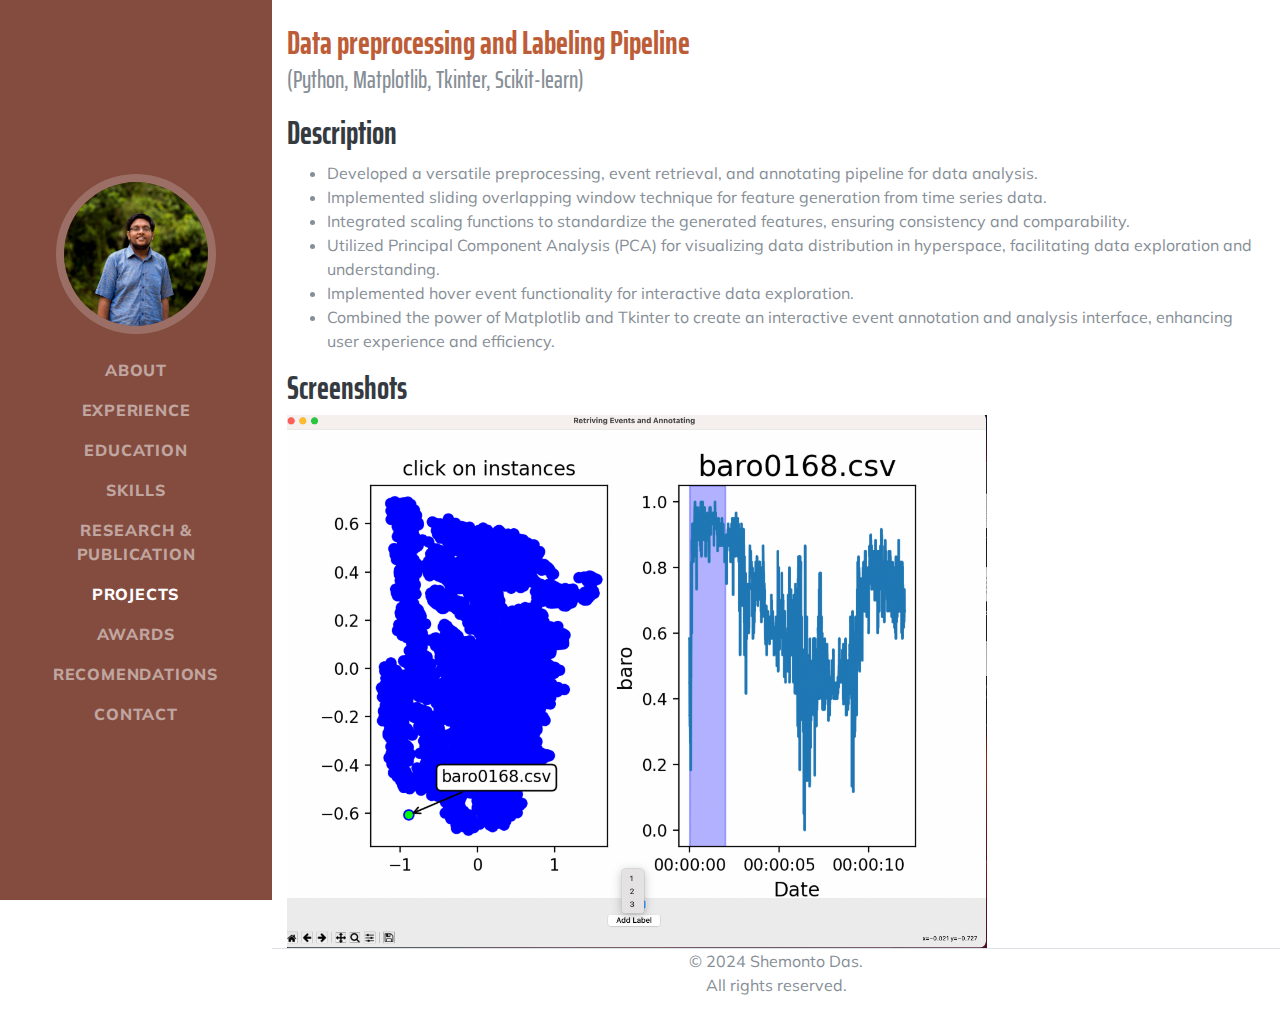
<file: Data-Preprocessing-and-Labeling-Pipeline.html>
<!DOCTYPE html>
<html lang="en">

<head>

    <meta charset="utf-8">
    <meta name="viewport" content="width=device-width, initial-scale=1, shrink-to-fit=no">
    <meta name="description" content="">
    <meta name="author" content="">

    <title>Data preprocessing and Labeling Pipeline Details</title>

    <!-- Bootstrap core CSS -->
    <link href="vendor/bootstrap/css/bootstrap.min.css" rel="stylesheet">

    <!-- Custom fonts for this template -->
    <link href="https://fonts.googleapis.com/css?family=Saira+Extra+Condensed:500,700" rel="stylesheet">
    <link href="https://fonts.googleapis.com/css?family=Muli:400,400i,800,800i" rel="stylesheet">
    <link href="vendor/fontawesome-free/css/all.min.css" rel="stylesheet">
    <link rel="stylesheet" href="font-mfizz/font-mfizz.css">

    <!-- Custom styles for this template -->
    <link href="css/resume.css" rel="stylesheet">
</head>

<body id="page-top">

    <nav class="navbar navbar-expand-lg navbar-dark bg-primary fixed-top" id="sideNav">
        <a class="navbar-brand js-scroll-trigger" href="#page-top">
            <span class="d-block d-lg-none">Shemonto Das</span>
            <span class="d-none d-lg-block">
                <img class="img-fluid img-profile rounded-circle mx-auto mb-2" src="img/pic.JPG" alt="">
            </span>
        </a>
        <button class="navbar-toggler" type="button" data-toggle="collapse" data-target="#navbarSupportedContent"
            aria-controls="navbarSupportedContent" aria-expanded="false" aria-label="Toggle navigation">
            <span class="navbar-toggler-icon"></span>
        </button>
        <div class="collapse navbar-collapse" id="navbarSupportedContent">
            <ul class="navbar-nav">
                <li class="nav-item">
                    <a class="nav-link" href="./#about">About</a>
                </li>
                <li class="nav-item">
                    <a class="nav-link" href="./#experience">Experience</a>
                </li>
                <li class="nav-item">
                    <a class="nav-link " href="./#education">Education</a>
                </li>
                <li class="nav-item">
                    <a class="nav-link" href="./#skills">Skills</a>
                </li>
                <li class="nav-item">
                    <a class="nav-link" href="./#Research & Publication">Research & Publication</a>
                </li>
                <li class="nav-item">
                    <a class="nav-link active" href="./#Projects">Projects</a>
                </li>

                <li class="nav-item">
                    <a class="nav-link" href="#awards">Awards</a>
                </li>

                <li class="nav-item">
                    <a class="nav-link js-scroll-trigger" href="#Recomendations">Recomendations</a>
                </li>

                <li class="nav-item">
                    <a class="nav-link" href="./#contact">Contact</a>
                </li>
            </ul>
        </div>
    </nav>



    <div class="container-fluid p-10">

        <h2 class="mb-0 mt-4">
            <span class="text-primary"> Data preprocessing and Labeling Pipeline</span>
        </h2>
        <div class="subheading mb-3">(Python, Matplotlib, Tkinter, Scikit-learn)</div>

        <section>
            <h2>Description</h2>
            <ul>
                <li>Developed a versatile preprocessing, event retrieval, and annotating pipeline for data analysis.
                </li>
                <li>Implemented sliding overlapping window technique for feature generation from time series data.</li>
                <li>Integrated scaling functions to standardize the generated features, ensuring consistency and
                    comparability.</li>
                <li>Utilized Principal Component Analysis (PCA) for visualizing data distribution in hyperspace,
                    facilitating data exploration and understanding.</li>
                <li>Implemented hover event functionality for interactive data exploration.</li>
                <li>Combined the power of Matplotlib and Tkinter to create an interactive event annotation and analysis
                    interface, enhancing user experience and efficiency.</li>
            </ul>

        </section>

        <section>
            <h2>Screenshots</h2>
            <img class="project-image img-fluid" src="Images/Proj1/event_retrival_2.png" alt="Project 1 Screenshot 2"
                width="700" height="900">
            <!-- Add more screenshots as needed -->
        </section>



        <!-- <section class="mt-4">
            <h2>Additional Information</h2>
            <p>This section can include any additional details about your project.</p>
        </section>  -->



        <!-- Bootstrap core JavaScript -->
        <script src="vendor/jquery/jquery.min.js"></script>
        <script src="vendor/bootstrap/js/bootstrap.bundle.min.js"></script>

        <!-- Plugin JavaScript -->
        <script src="vendor/jquery-easing/jquery.easing.min.js"></script>

        <!-- Custom scripts for this template -->
        <script src="js/resume.min.js"></script>
    </div>


    <footer class='border-top'>
        <p class=" text-center">&copy; 2024 Shemonto Das. <br>All rights reserved.</p>
    </footer>

</body>

</html>
</file>
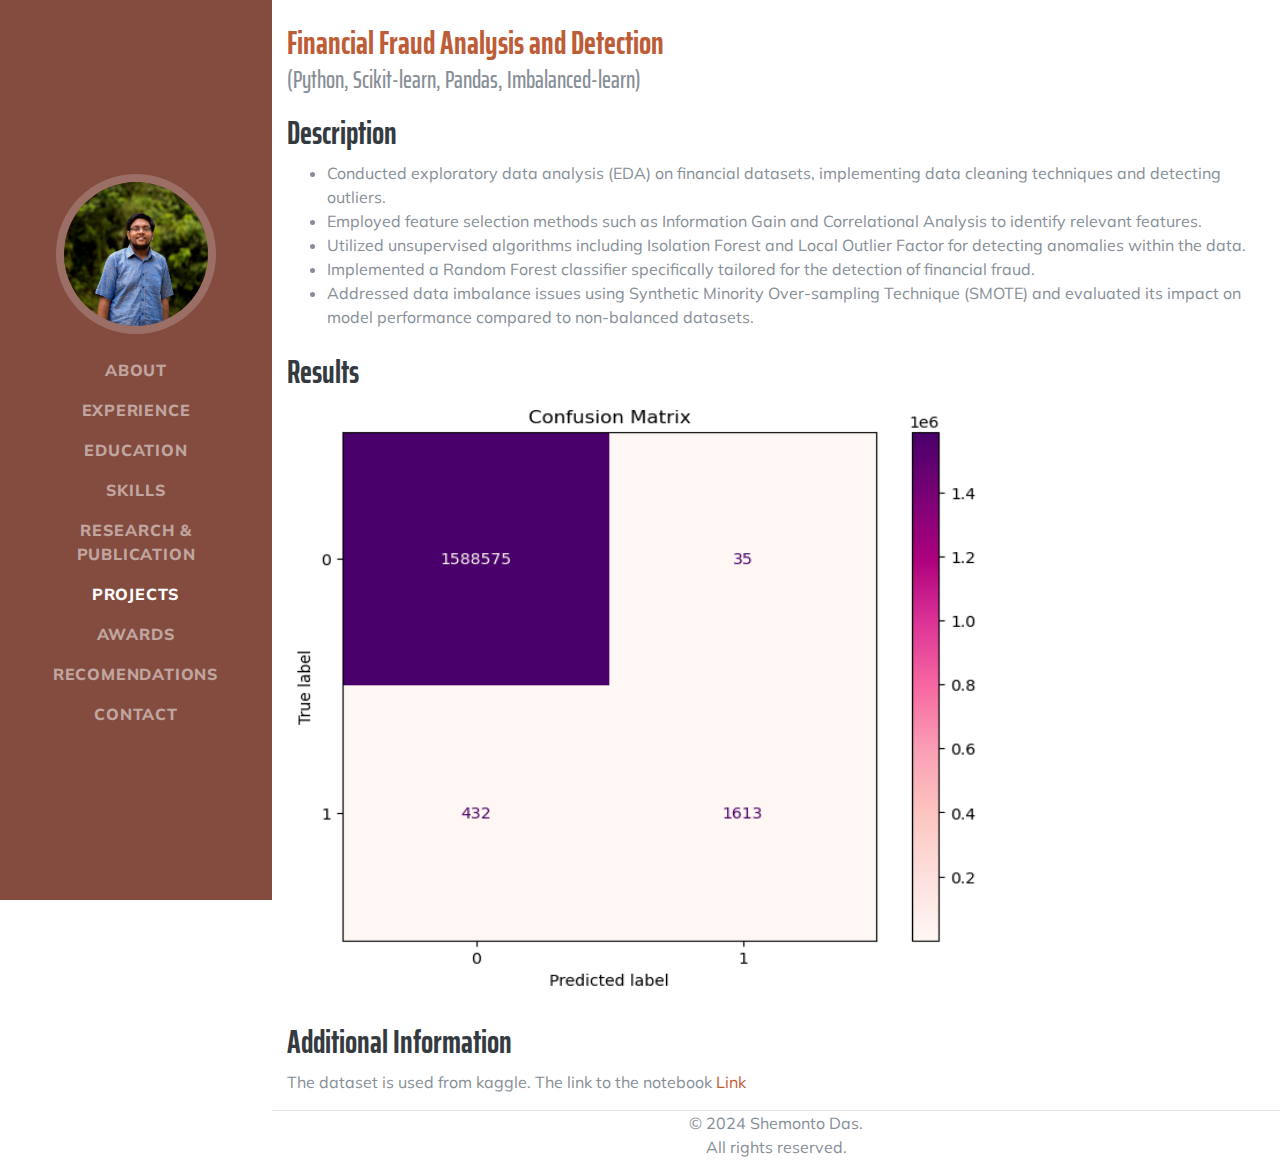
<file: Financial_Fraud_Analysis.html>
<!DOCTYPE html>
<html lang="en">

<head>

    <meta charset="utf-8">
    <meta name="viewport" content="width=device-width, initial-scale=1, shrink-to-fit=no">
    <meta name="description" content="">
    <meta name="author" content="">

    <title>Financial Fraud Analysis Details</title>

    <!-- Bootstrap core CSS -->
    <link href="vendor/bootstrap/css/bootstrap.min.css" rel="stylesheet">

    <!-- Custom fonts for this template -->
    <link href="https://fonts.googleapis.com/css?family=Saira+Extra+Condensed:500,700" rel="stylesheet">
    <link href="https://fonts.googleapis.com/css?family=Muli:400,400i,800,800i" rel="stylesheet">
    <link href="vendor/fontawesome-free/css/all.min.css" rel="stylesheet">
    <link rel="stylesheet" href="font-mfizz/font-mfizz.css">

    <!-- Custom styles for this template -->
    <link href="css/resume.css" rel="stylesheet">
</head>

<body id="page-top">

    <nav class="navbar navbar-expand-lg navbar-dark bg-primary fixed-top" id="sideNav">
        <a class="navbar-brand js-scroll-trigger" href="#page-top">
            <span class="d-block d-lg-none">Shemonto Das</span>
            <span class="d-none d-lg-block">
                <img class="img-fluid img-profile rounded-circle mx-auto mb-2" src="img/pic.JPG" alt="">
            </span>
        </a>
        <button class="navbar-toggler" type="button" data-toggle="collapse" data-target="#navbarSupportedContent"
            aria-controls="navbarSupportedContent" aria-expanded="false" aria-label="Toggle navigation">
            <span class="navbar-toggler-icon"></span>
        </button>
        <div class="collapse navbar-collapse" id="navbarSupportedContent">
            <ul class="navbar-nav">
                <li class="nav-item">
                    <a class="nav-link" href="./#about">About</a>
                </li>
                <li class="nav-item">
                    <a class="nav-link" href="./#experience">Experience</a>
                </li>
                <li class="nav-item">
                    <a class="nav-link " href="./#education">Education</a>
                </li>
                <li class="nav-item">
                    <a class="nav-link" href="./#skills">Skills</a>
                </li>
                <li class="nav-item">
                    <a class="nav-link" href="./#Research">Research & Publication</a>
                </li>
                <li class="nav-item">
                    <a class="nav-link active" href="./#Projects">Projects</a>
                </li>

                <li class="nav-item">
                    <a class="nav-link" href="#awards">Awards</a>
                </li>

                <li class="nav-item">
                    <a class="nav-link" href="#Recomendations">Recomendations</a>
                </li>

                <li class="nav-item">
                    <a class="nav-link" href="./#contact">Contact</a>
                </li>
            </ul>
        </div>
    </nav>

    <div class="container-fluid p-10">

        <h2 class="mb-0 mt-4">
            <span class="text-primary"> Financial Fraud Analysis and Detection</span>
        </h2>
        <div class="subheading mb-3">(Python, Scikit-learn, Pandas, Imbalanced-learn)</div>

        <section class="mt-3">
            <h2>Description</h2>
            <ul>
                <li>Conducted exploratory data analysis (EDA) on financial datasets, implementing data cleaning
                    techniques and detecting outliers.</li>
                <li>Employed feature selection methods such as Information Gain and Correlational Analysis to identify
                    relevant features.</li>
                <li> Utilized unsupervised algorithms including Isolation Forest and Local Outlier Factor for detecting
                    anomalies within the data.</li>
                <li> Implemented a Random Forest classifier specifically tailored for the detection of financial fraud.
                </li>
                <li>Addressed data imbalance issues using Synthetic Minority Over-sampling Technique (SMOTE) and
                    evaluated its impact on model performance compared to non-balanced datasets.</li>



        </section>

        <section class="mt-4">
            <h2>Results </h2>
            <img class="project-image" src="Images/Proj1/confusion_matrix.png" alt="Project 1 Screenshot 2" width="700"
                height="600">

        </section>



        <section class="mt-4">
            <h2>Additional Information</h2>
            <p>The dataset is used from kaggle. The link to the notebook <a
                    href="https://github.com/shemonto/Financial_Fraud_Detection/blob/main/Fraud_Detection.ipynb">Link</a>
            </p>
        </section>



        <!-- Bootstrap core JavaScript -->
        <script src="vendor/jquery/jquery.min.js"></script>
        <script src="vendor/bootstrap/js/bootstrap.bundle.min.js"></script>

        <!-- Plugin JavaScript -->
        <script src="vendor/jquery-easing/jquery.easing.min.js"></script>

        <!-- Custom scripts for this template -->
        <script src="js/resume.min.js"></script>
    </div>


    <footer class='border-top'>
        <p class=" text-center">&copy; 2024 Shemonto Das. <br>All rights reserved.</p>
    </footer>

</body>
</file>
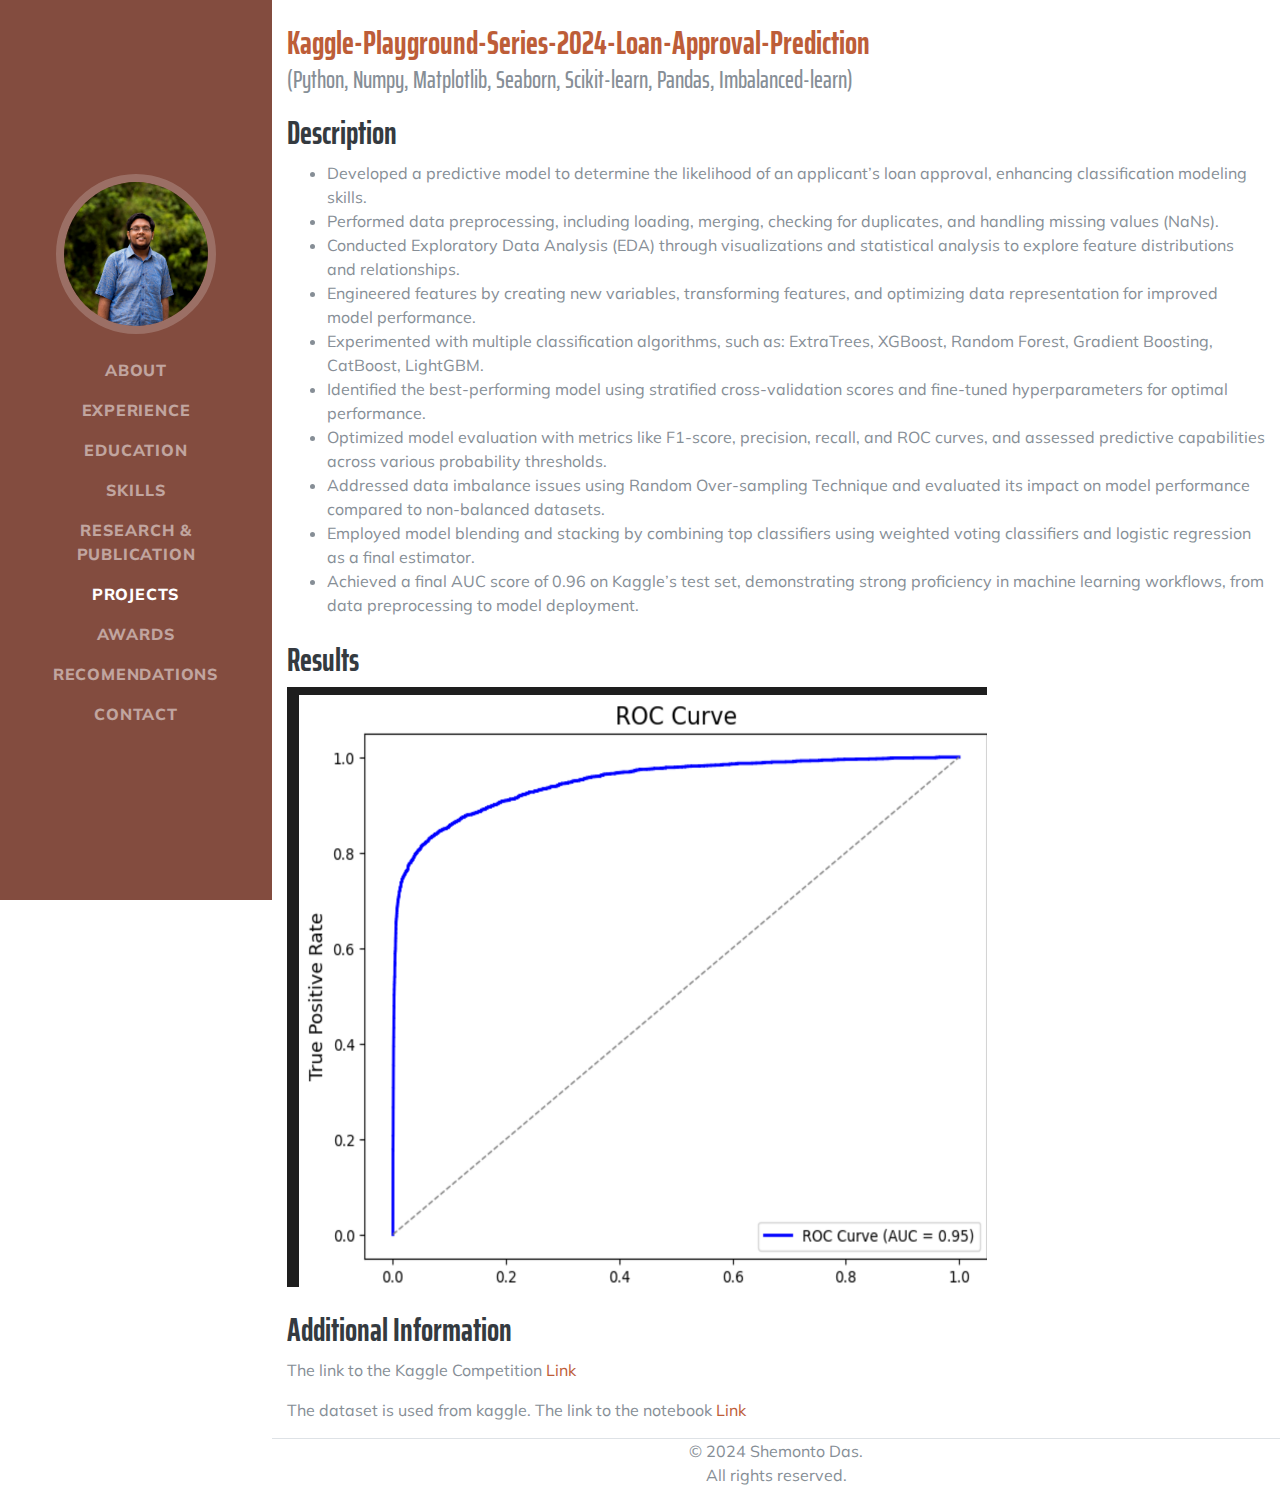
<file: Loan-Approval-Prediction.html>
<!DOCTYPE html>
<html lang="en">

<head>

    <meta charset="utf-8">
    <meta name="viewport" content="width=device-width, initial-scale=1, shrink-to-fit=no">
    <meta name="description" content="">
    <meta name="author" content="">

    <title>Loan Approval Prediction Details</title>

    <!-- Bootstrap core CSS -->
    <link href="vendor/bootstrap/css/bootstrap.min.css" rel="stylesheet">

    <!-- Custom fonts for this template -->
    <link href="https://fonts.googleapis.com/css?family=Saira+Extra+Condensed:500,700" rel="stylesheet">
    <link href="https://fonts.googleapis.com/css?family=Muli:400,400i,800,800i" rel="stylesheet">
    <link href="vendor/fontawesome-free/css/all.min.css" rel="stylesheet">
    <link rel="stylesheet" href="font-mfizz/font-mfizz.css">

    <!-- Custom styles for this template -->
    <link href="css/resume.css" rel="stylesheet">
</head>

<body id="page-top">

    <nav class="navbar navbar-expand-lg navbar-dark bg-primary fixed-top" id="sideNav">
        <a class="navbar-brand js-scroll-trigger" href="#page-top">
            <span class="d-block d-lg-none">Shemonto Das</span>
            <span class="d-none d-lg-block">
                <img class="img-fluid img-profile rounded-circle mx-auto mb-2" src="img/pic.JPG" alt="">
            </span>
        </a>
        <button class="navbar-toggler" type="button" data-toggle="collapse" data-target="#navbarSupportedContent"
            aria-controls="navbarSupportedContent" aria-expanded="false" aria-label="Toggle navigation">
            <span class="navbar-toggler-icon"></span>
        </button>
        <div class="collapse navbar-collapse" id="navbarSupportedContent">
            <ul class="navbar-nav">
                <li class="nav-item">
                    <a class="nav-link" href="./#about">About</a>
                </li>
                <li class="nav-item">
                    <a class="nav-link" href="./#experience">Experience</a>
                </li>
                <li class="nav-item">
                    <a class="nav-link " href="./#education">Education</a>
                </li>
                <li class="nav-item">
                    <a class="nav-link" href="./#skills">Skills</a>
                </li>
                <li class="nav-item">
                    <a class="nav-link" href="./#Research">Research & Publication</a>
                </li>
                <li class="nav-item">
                    <a class="nav-link active" href="./#Projects">Projects</a>
                </li>

                <li class="nav-item">
                    <a class="nav-link" href="#awards">Awards</a>
                </li>

                <li class="nav-item">
                    <a class="nav-link" href="#Recomendations">Recomendations</a>
                </li>

                <li class="nav-item">
                    <a class="nav-link" href="./#contact">Contact</a>
                </li>
            </ul>
        </div>
    </nav>

    <div class="container-fluid p-10">

        <h2 class="mb-0 mt-4">
            <span class="text-primary"> Kaggle-Playground-Series-2024-Loan-Approval-Prediction</span>
        </h2>
        <div class="subheading mb-3">(Python, Numpy, Matplotlib, Seaborn, Scikit-learn, Pandas, Imbalanced-learn)</div>

        <section class="mt-3">
            <h2>Description</h2>
            <ul>

                <li>Developed a predictive model to determine the likelihood of an applicant’s loan approval, enhancing
                    classification modeling skills.</li>

                <li>Performed data preprocessing, including loading, merging, checking for duplicates, and handling
                    missing values (NaNs).
                </li>

                <li> Conducted Exploratory Data Analysis (EDA) through visualizations and statistical
                    analysis to explore feature distributions and relationships.</li>

                <li> Engineered features by creating new variables, transforming features, and optimizing data
                    representation for improved model performance.
                </li>

                <li>Experimented with multiple classification algorithms, such as:
                    ExtraTrees, XGBoost, Random Forest, Gradient Boosting, CatBoost, LightGBM.</li>

                <li>Identified the best-performing model using stratified cross-validation scores and
                    fine-tuned hyperparameters for optimal performance.</li>

                <li>Optimized model evaluation with metrics like F1-score, precision, recall, and ROC curves, and
                    assessed predictive capabilities across various probability thresholds.</li>

                <li>Addressed data imbalance issues using Random Over-sampling Technique and
                    evaluated its impact on model performance compared to non-balanced datasets.</li>

                <li> Employed model blending and stacking by combining top classifiers using weighted voting
                    classifiers and logistic regression as a final estimator.
                </li>

                <li>Achieved a final AUC score of 0.96 on Kaggle’s test set, demonstrating strong proficiency in
                    machine learning workflows, from data preprocessing to model deployment.
                    </lili>




        </section>

        <section class="mt-4">
            <h2>Results </h2>
            <img class="project-image" src="Images/Proj1/kaggle_auc_curve.png" alt="Project 1 Screenshot 2" width="700"
                height="600">

        </section>

        <section class="mt-4">
            <h2>Additional Information</h2>
            <p>The link to the Kaggle Competition <a
                    href="https://www.kaggle.com/competitions/playground-series-s4e10">Link</a>
            </p>
            <p>The dataset is used from kaggle. The link to the notebook <a
                    href="https://github.com/shemonto/Kaggle-Playground-Series-2024-Loan-Approval-Prediction">Link</a>
            </p>
        </section>



        <!-- Bootstrap core JavaScript -->
        <script src="vendor/jquery/jquery.min.js"></script>
        <script src="vendor/bootstrap/js/bootstrap.bundle.min.js"></script>

        <!-- Plugin JavaScript -->
        <script src="vendor/jquery-easing/jquery.easing.min.js"></script>

        <!-- Custom scripts for this template -->
        <script src="js/resume.min.js"></script>
    </div>


    <footer class='border-top'>
        <p class=" text-center">&copy; 2024 Shemonto Das. <br>All rights reserved.</p>
    </footer>

</body>
</file>
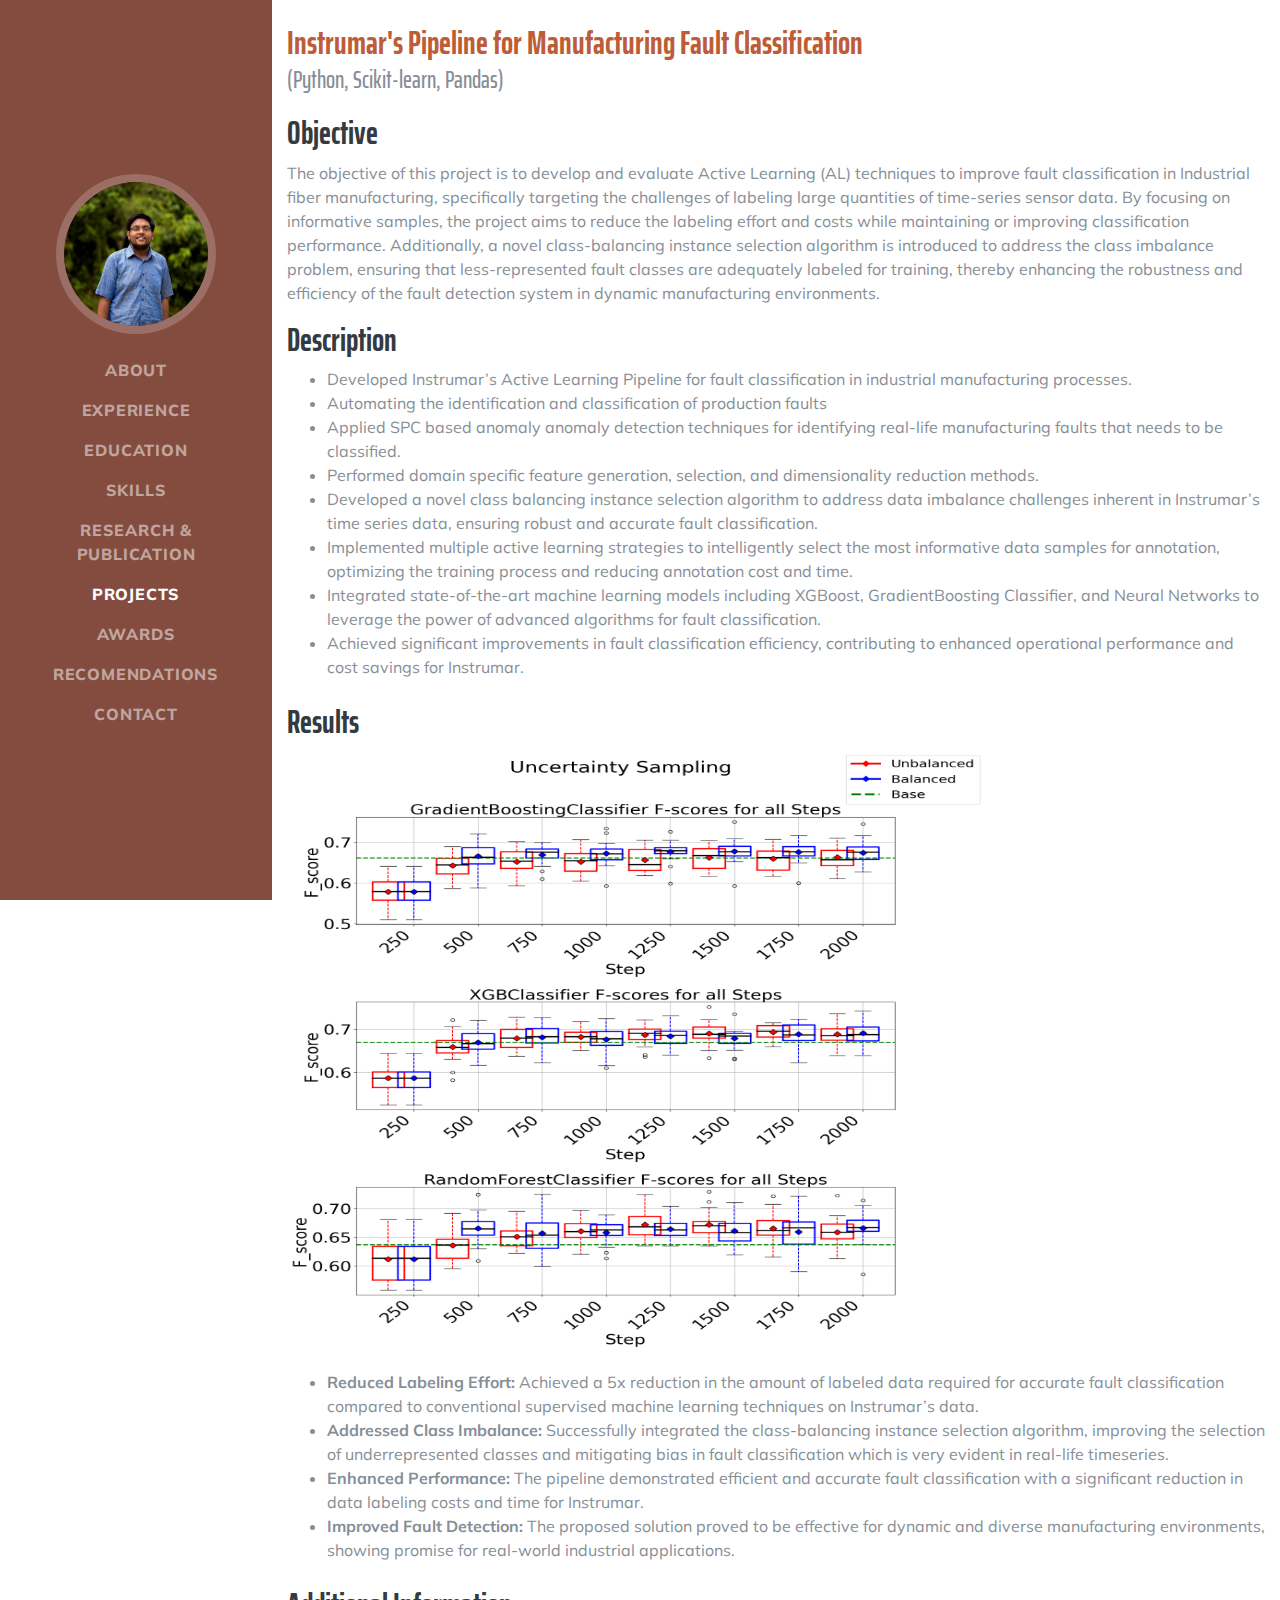
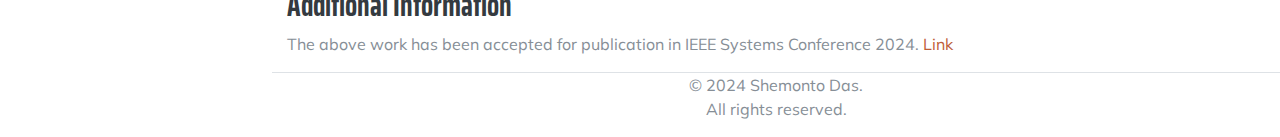
<file: Manufacturing_Fault_Classification.html>
<!DOCTYPE html>
<html lang="en">

<head>

    <meta charset="utf-8">
    <meta name="viewport" content="width=device-width, initial-scale=1, shrink-to-fit=no">
    <meta name="description" content="">
    <meta name="author" content="">

    <title>Manufacturing Fault Classification Details</title>

    <!-- Bootstrap core CSS -->
    <link href="vendor/bootstrap/css/bootstrap.min.css" rel="stylesheet">

    <!-- Custom fonts for this template -->
    <link href="https://fonts.googleapis.com/css?family=Saira+Extra+Condensed:500,700" rel="stylesheet">
    <link href="https://fonts.googleapis.com/css?family=Muli:400,400i,800,800i" rel="stylesheet">
    <link href="vendor/fontawesome-free/css/all.min.css" rel="stylesheet">
    <link rel="stylesheet" href="font-mfizz/font-mfizz.css">

    <!-- Custom styles for this template -->
    <link href="css/resume.css" rel="stylesheet">
</head>

<body id="page-top">

    <nav class="navbar navbar-expand-lg navbar-dark bg-primary fixed-top" id="sideNav">
        <a class="navbar-brand js-scroll-trigger" href="#page-top">
            <span class="d-block d-lg-none">Shemonto Das</span>
            <span class="d-none d-lg-block">
                <img class="img-fluid img-profile rounded-circle mx-auto mb-2" src="img/pic.JPG" alt="">
            </span>
        </a>
        <button class="navbar-toggler" type="button" data-toggle="collapse" data-target="#navbarSupportedContent"
            aria-controls="navbarSupportedContent" aria-expanded="false" aria-label="Toggle navigation">
            <span class="navbar-toggler-icon"></span>
        </button>
        <div class="collapse navbar-collapse" id="navbarSupportedContent">
            <ul class="navbar-nav">
                <li class="nav-item">
                    <a class="nav-link" href="./#about">About</a>
                </li>
                <li class="nav-item">
                    <a class="nav-link" href="./#experience">Experience</a>
                </li>
                <li class="nav-item">
                    <a class="nav-link " href="./#education">Education</a>
                </li>
                <li class="nav-item">
                    <a class="nav-link" href="./#skills">Skills</a>
                </li>
                <li class="nav-item">
                    <a class="nav-link" href="./#Research">Research & Publication</a>
                </li>
                <li class="nav-item">
                    <a class="nav-link active" href="./#Projects">Projects</a>
                </li>

                <li class="nav-item">
                    <a class="nav-link" href="#awards">Awards</a>
                </li>

                <li class="nav-item">
                    <a class="nav-link js-scroll-trigger" href="#Recomendations">Recomendations</a>
                </li>

                <li class="nav-item">
                    <a class="nav-link" href="./#contact">Contact</a>
                </li>
            </ul>
        </div>
    </nav>

    <div class="container-fluid p-10">

        <h2 class="mb-0 mt-4">
            <span class="text-primary">Instrumar's Pipeline for Manufacturing Fault Classification</span>
        </h2>
        <div class="subheading mb-3">(Python, Scikit-learn, Pandas)</div>

        <section class="mt-3">
            <h2>Objective</h2>
            <p>The objective of this project is to develop and evaluate Active Learning (AL) techniques to improve fault
                classification in Industrial fiber manufacturing, specifically targeting the challenges of labeling
                large
                quantities of time-series sensor data. By focusing on informative samples, the project aims to reduce
                the labeling effort and costs while maintaining or improving classification performance. Additionally, a
                novel class-balancing instance selection algorithm is introduced to address the class imbalance problem,
                ensuring that less-represented fault classes are adequately labeled for training, thereby enhancing the
                robustness and efficiency of the fault detection system in dynamic manufacturing environments.
            </p>

        </section>


        <section class="mt-3">
            <h2>Description</h2>
            <ul>
                <li>Developed Instrumar’s Active Learning Pipeline for fault classification in industrial manufacturing
                    processes.</li>
                <li>Automating the identification and classification of production faults</li>
                <li> Applied SPC based anomaly anomaly detection techniques for identifying real-life manufacturing
                    faults that needs to be classified. </li>
                <li> Performed domain specific feature generation, selection, and dimensionality reduction methods.
                <li>Developed a novel class balancing instance selection algorithm to address data imbalance challenges
                    inherent in Instrumar’s
                    time series data, ensuring robust and accurate fault classification.</li>
                <li>Implemented multiple active learning strategies to intelligently select the most informative data
                    samples for annotation, optimizing the training process and reducing annotation cost and time.</li>
                <li>Integrated state-of-the-art machine learning models including XGBoost, GradientBoosting Classifier,
                    and Neural Networks to leverage the power of advanced algorithms for fault classification.</li>
                <li>Achieved significant improvements in fault classification efficiency, contributing to enhanced
                    operational performance and cost savings for Instrumar.</li>


        </section>

        <section class="mt-4">
            <h2>Results </h2>
            <img class="project-image" src="Images/Proj1/UNC-Instrumar.png" alt="Project 1 Screenshot 2" width="700"
                height="600" style="margin-bottom: 20px;">

            <ul>
                <li><strong>Reduced Labeling Effort:</strong> Achieved a 5x reduction in the amount of labeled data
                    required for accurate fault classification compared to conventional supervised machine learning
                    techniques on Instrumar’s data.</li>
                <li><strong>Addressed Class Imbalance:</strong> Successfully integrated the class-balancing instance
                    selection algorithm, improving the selection of underrepresented classes and mitigating bias in
                    fault classification which is very evident in real-life timeseries.</li>
                <li><strong>Enhanced Performance:</strong> The pipeline demonstrated efficient and
                    accurate fault classification with a significant reduction in data labeling costs and time for
                    Instrumar.</li>
                <li><strong>Improved Fault Detection:</strong> The proposed solution proved to be effective for dynamic
                    and diverse manufacturing environments, showing promise for real-world industrial applications.</li>
            </ul>

        </section>



        <section class="mt-4">
            <h2>Additional Information</h2>
            <p>The above work has been accepted for publication in IEEE Systems Conference 2024.
                <a href="https://ieeexplore.ieee.org/document/10553615">Link</a>

            </p>
        </section>



        <!-- Bootstrap core JavaScript -->
        <script src="vendor/jquery/jquery.min.js"></script>
        <script src="vendor/bootstrap/js/bootstrap.bundle.min.js"></script>

        <!-- Plugin JavaScript -->
        <script src="vendor/jquery-easing/jquery.easing.min.js"></script>

        <!-- Custom scripts for this template -->
        <script src="js/resume.min.js"></script>
    </div>


    <footer class='border-top'>
        <p class=" text-center">&copy; 2024 Shemonto Das. <br>All rights reserved.</p>
    </footer>

</body>
</file>
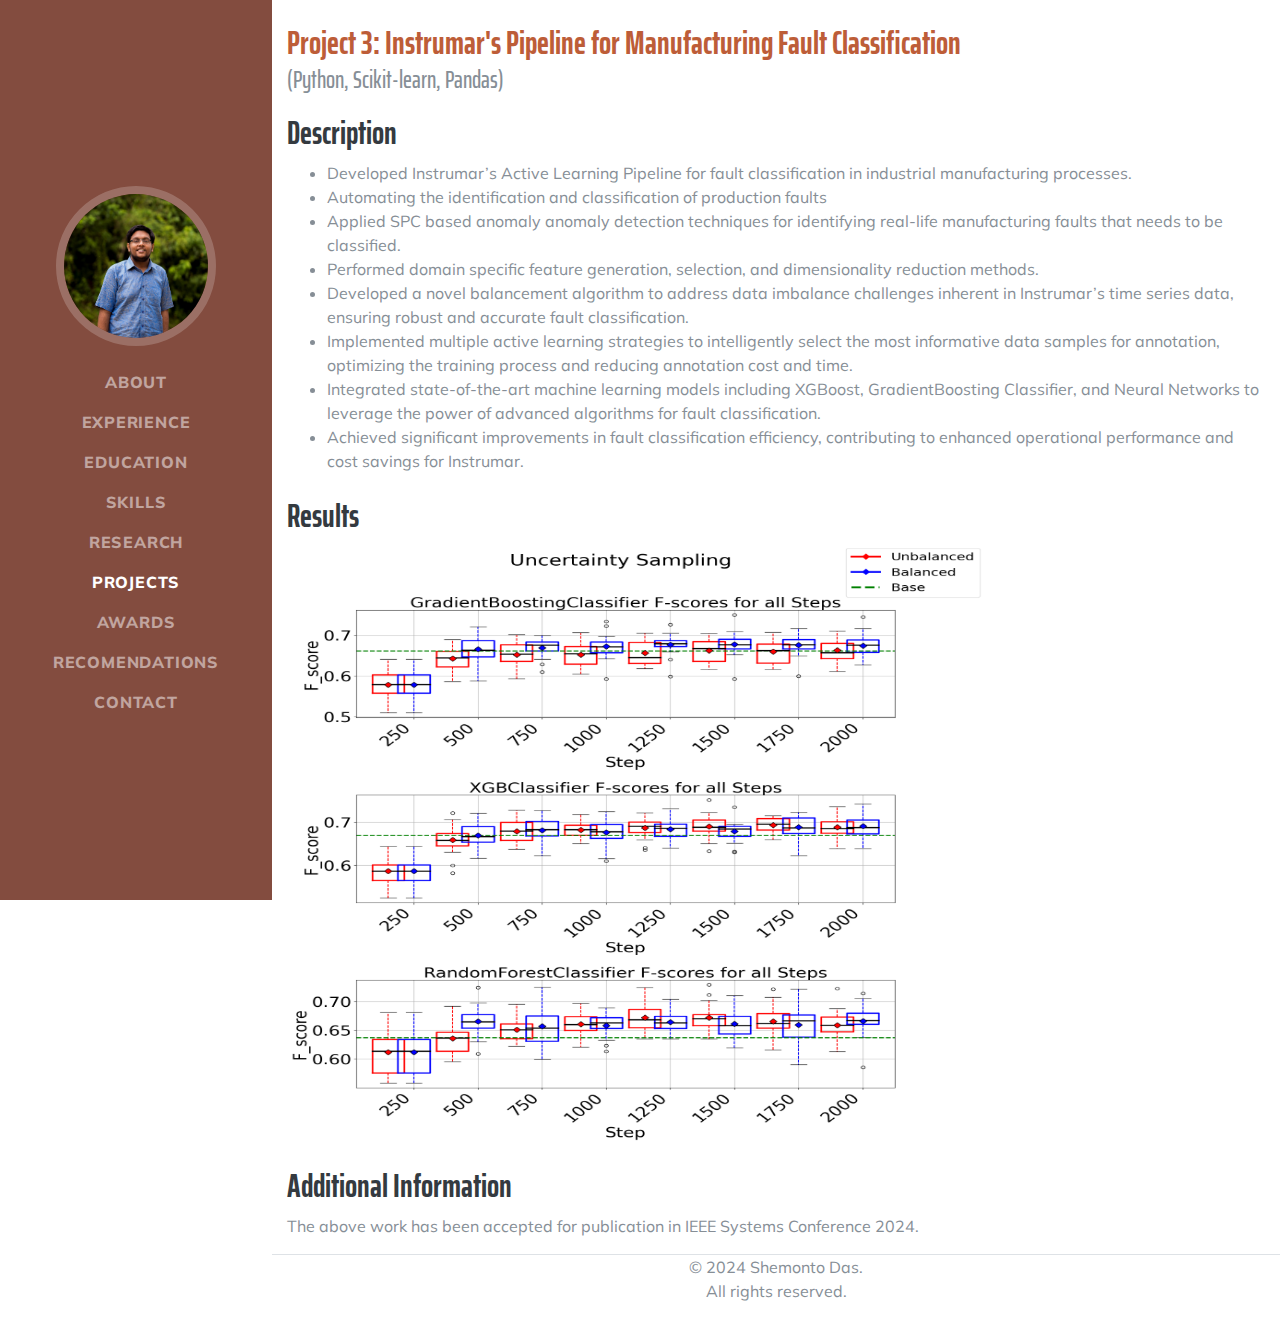
<file: project3.html>
<!DOCTYPE html>
<html lang="en">

<head>

    <meta charset="utf-8">
    <meta name="viewport" content="width=device-width, initial-scale=1, shrink-to-fit=no">
    <meta name="description" content="">
    <meta name="author" content="">

    <title>Project 3 Details</title>

    <!-- Bootstrap core CSS -->
    <link href="vendor/bootstrap/css/bootstrap.min.css" rel="stylesheet">

    <!-- Custom fonts for this template -->
    <link href="https://fonts.googleapis.com/css?family=Saira+Extra+Condensed:500,700" rel="stylesheet">
    <link href="https://fonts.googleapis.com/css?family=Muli:400,400i,800,800i" rel="stylesheet">
    <link href="vendor/fontawesome-free/css/all.min.css" rel="stylesheet">
    <link rel="stylesheet" href="font-mfizz/font-mfizz.css">

    <!-- Custom styles for this template -->
    <link href="css/resume.css" rel="stylesheet">
</head>

<body id="page-top">

    <nav class="navbar navbar-expand-lg navbar-dark bg-primary fixed-top" id="sideNav">
        <a class="navbar-brand js-scroll-trigger" href="#page-top">
            <span class="d-block d-lg-none">Shemonto Das</span>
            <span class="d-none d-lg-block">
                <img class="img-fluid img-profile rounded-circle mx-auto mb-2" src="img/pic.JPG" alt="">
            </span>
        </a>
        <button class="navbar-toggler" type="button" data-toggle="collapse" data-target="#navbarSupportedContent"
            aria-controls="navbarSupportedContent" aria-expanded="false" aria-label="Toggle navigation">
            <span class="navbar-toggler-icon"></span>
        </button>
        <div class="collapse navbar-collapse" id="navbarSupportedContent">
            <ul class="navbar-nav">
                <li class="nav-item">
                    <a class="nav-link" href="./#about">About</a>
                </li>
                <li class="nav-item">
                    <a class="nav-link" href="./#experience">Experience</a>
                </li>
                <li class="nav-item">
                    <a class="nav-link " href="./#education">Education</a>
                </li>
                <li class="nav-item">
                    <a class="nav-link" href="./#skills">Skills</a>
                </li>
                <li class="nav-item">
                    <a class="nav-link" href="./#Research">Research</a>
                </li>
                <li class="nav-item">
                    <a class="nav-link active" href="./#Projects">Projects</a>
                </li>

                <li class="nav-item">
                    <a class="nav-link" href="#awards">Awards</a>
                </li>

                <li class="nav-item">
                    <a class="nav-link js-scroll-trigger" href="#Recomendations">Recomendations</a>
                </li>

                <li class="nav-item">
                    <a class="nav-link" href="./#contact">Contact</a>
                </li>
            </ul>
        </div>
    </nav>

    <div class="container-fluid p-10">

        <h2 class="mb-0 mt-4">
            <span class="text-primary">Project 3: Instrumar's Pipeline for Manufacturing Fault Classification</span>
        </h2>
        <div class="subheading mb-3">(Python, Scikit-learn, Pandas)</div>

        <section class="mt-3">
            <h2>Description</h2>
            <ul>
                <li>Developed Instrumar’s Active Learning Pipeline for fault classification in industrial manufacturing
                    processes.</li>
                <li>Automating the identification and classification of production faults</li>
                <li> Applied SPC based anomaly anomaly detection techniques for identifying real-life manufacturing
                    faults that needs to be classified. </li>
                <li> Performed domain specific feature generation, selection, and dimensionality reduction methods.
                <li>Developed a novel balancement algorithm to address data imbalance challenges inherent in Instrumar’s
                    time series data, ensuring robust and accurate fault classification.</li>
                <li>Implemented multiple active learning strategies to intelligently select the most informative data
                    samples for annotation, optimizing the training process and reducing annotation cost and time.</li>
                <li>Integrated state-of-the-art machine learning models including XGBoost, GradientBoosting Classifier,
                    and Neural Networks to leverage the power of advanced algorithms for fault classification.</li>
                <li>Achieved significant improvements in fault classification efficiency, contributing to enhanced
                    operational performance and cost savings for Instrumar.</li>


        </section>

        <section class="mt-4">
            <h2>Results </h2>
            <img class="project-image" src="Images/Proj1/UNC-Instrumar.png" alt="Project 1 Screenshot 2" width="700"
                height="600">

        </section>



        <section class="mt-4">
            <h2>Additional Information</h2>
            <p>The above work has been accepted for publication in IEEE Systems Conference 2024. </p>
        </section>



        <!-- Bootstrap core JavaScript -->
        <script src="vendor/jquery/jquery.min.js"></script>
        <script src="vendor/bootstrap/js/bootstrap.bundle.min.js"></script>

        <!-- Plugin JavaScript -->
        <script src="vendor/jquery-easing/jquery.easing.min.js"></script>

        <!-- Custom scripts for this template -->
        <script src="js/resume.min.js"></script>
    </div>


    <footer class='border-top'>
        <p class=" text-center">&copy; 2024 Shemonto Das. <br>All rights reserved.</p>
    </footer>

</body>
</file>
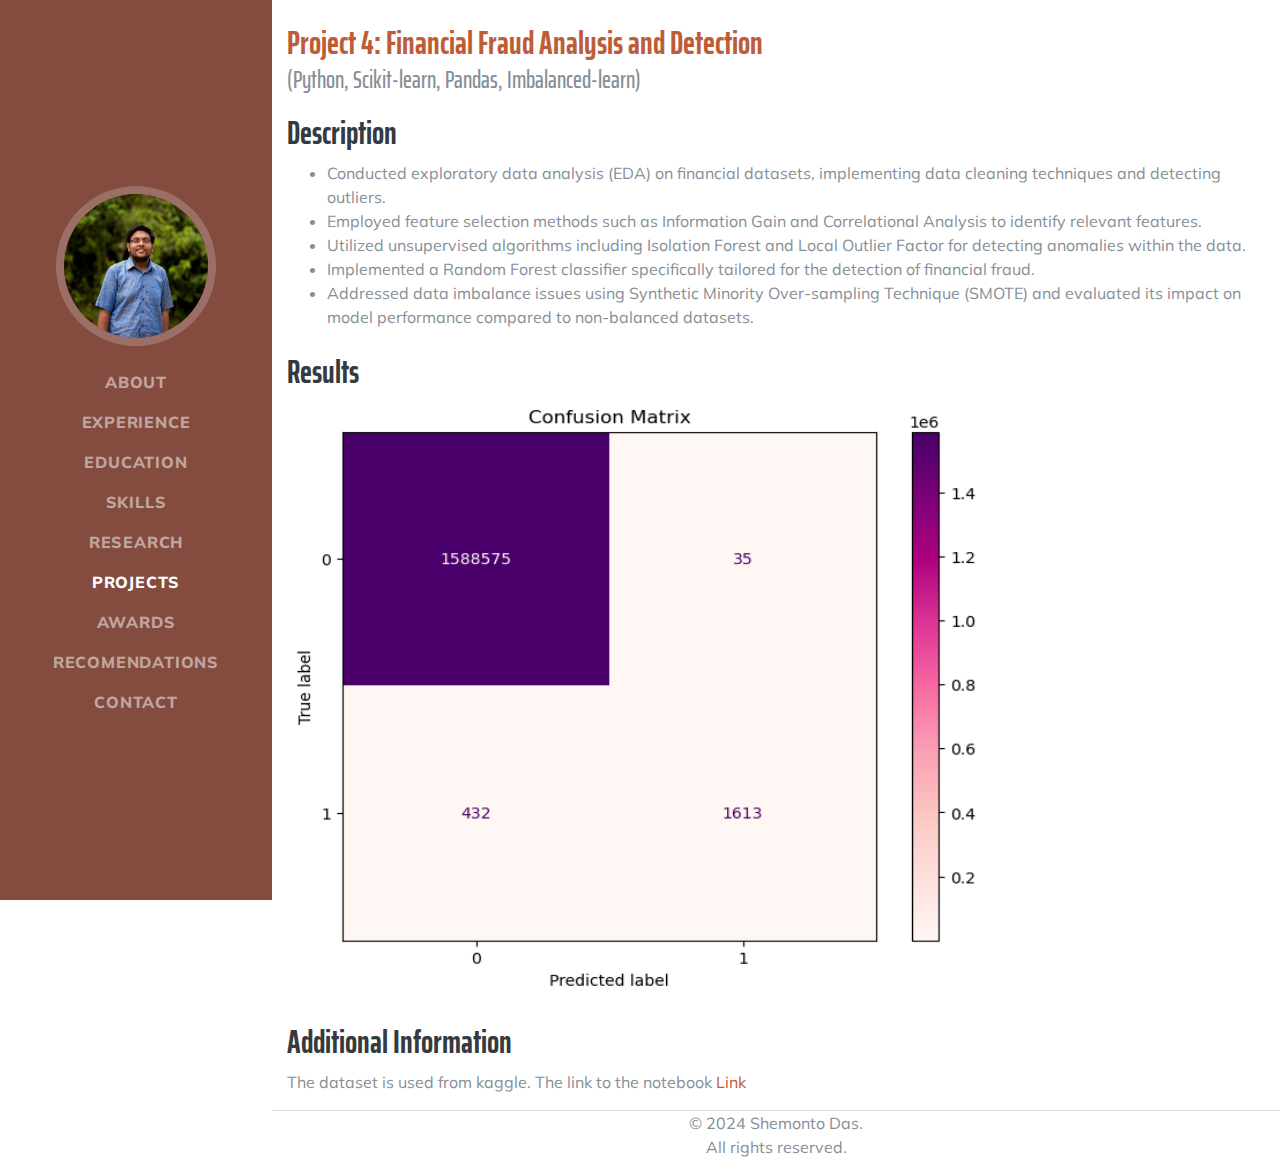
<file: project4.html>
<!DOCTYPE html>
<html lang="en">

<head>

    <meta charset="utf-8">
    <meta name="viewport" content="width=device-width, initial-scale=1, shrink-to-fit=no">
    <meta name="description" content="">
    <meta name="author" content="">

    <title>Project 4 Details</title>

    <!-- Bootstrap core CSS -->
    <link href="vendor/bootstrap/css/bootstrap.min.css" rel="stylesheet">

    <!-- Custom fonts for this template -->
    <link href="https://fonts.googleapis.com/css?family=Saira+Extra+Condensed:500,700" rel="stylesheet">
    <link href="https://fonts.googleapis.com/css?family=Muli:400,400i,800,800i" rel="stylesheet">
    <link href="vendor/fontawesome-free/css/all.min.css" rel="stylesheet">
    <link rel="stylesheet" href="font-mfizz/font-mfizz.css">

    <!-- Custom styles for this template -->
    <link href="css/resume.css" rel="stylesheet">
</head>

<body id="page-top">

    <nav class="navbar navbar-expand-lg navbar-dark bg-primary fixed-top" id="sideNav">
        <a class="navbar-brand js-scroll-trigger" href="#page-top">
            <span class="d-block d-lg-none">Shemonto Das</span>
            <span class="d-none d-lg-block">
                <img class="img-fluid img-profile rounded-circle mx-auto mb-2" src="img/pic.JPG" alt="">
            </span>
        </a>
        <button class="navbar-toggler" type="button" data-toggle="collapse" data-target="#navbarSupportedContent"
            aria-controls="navbarSupportedContent" aria-expanded="false" aria-label="Toggle navigation">
            <span class="navbar-toggler-icon"></span>
        </button>
        <div class="collapse navbar-collapse" id="navbarSupportedContent">
            <ul class="navbar-nav">
                <li class="nav-item">
                    <a class="nav-link" href="./#about">About</a>
                </li>
                <li class="nav-item">
                    <a class="nav-link" href="./#experience">Experience</a>
                </li>
                <li class="nav-item">
                    <a class="nav-link " href="./#education">Education</a>
                </li>
                <li class="nav-item">
                    <a class="nav-link" href="./#skills">Skills</a>
                </li>
                <li class="nav-item">
                    <a class="nav-link" href="./#Research">Research</a>
                </li>
                <li class="nav-item">
                    <a class="nav-link active" href="./#Projects">Projects</a>
                </li>

                <li class="nav-item">
                    <a class="nav-link" href="#awards">Awards</a>
                </li>

                <li class="nav-item">
                    <a class="nav-link" href="#Recomendations">Recomendations</a>
                </li>

                <li class="nav-item">
                    <a class="nav-link" href="./#contact">Contact</a>
                </li>
            </ul>
        </div>
    </nav>

    <div class="container-fluid p-10">

        <h2 class="mb-0 mt-4">
            <span class="text-primary">Project 4: Financial Fraud Analysis and Detection</span>
        </h2>
        <div class="subheading mb-3">(Python, Scikit-learn, Pandas, Imbalanced-learn)</div>

        <section class="mt-3">
            <h2>Description</h2>
            <ul>
                <li>Conducted exploratory data analysis (EDA) on financial datasets, implementing data cleaning
                    techniques and detecting outliers.</li>
                <li>Employed feature selection methods such as Information Gain and Correlational Analysis to identify
                    relevant features.</li>
                <li> Utilized unsupervised algorithms including Isolation Forest and Local Outlier Factor for detecting
                    anomalies within the data.</li>
                <li> Implemented a Random Forest classifier specifically tailored for the detection of financial fraud.
                </li>
                <li>Addressed data imbalance issues using Synthetic Minority Over-sampling Technique (SMOTE) and
                    evaluated its impact on model performance compared to non-balanced datasets.</li>



        </section>

        <section class="mt-4">
            <h2>Results </h2>
            <img class="project-image" src="Images/Proj1/confusion_matrix.png" alt="Project 1 Screenshot 2" width="700"
                height="600">

        </section>



        <section class="mt-4">
            <h2>Additional Information</h2>
            <p>The dataset is used from kaggle. The link to the notebook <a
                    href="https://github.com/shemonto/Financial_Fraud_Detection/blob/main/Fraud_Detection.ipynb">Link</a>
            </p>
        </section>



        <!-- Bootstrap core JavaScript -->
        <script src="vendor/jquery/jquery.min.js"></script>
        <script src="vendor/bootstrap/js/bootstrap.bundle.min.js"></script>

        <!-- Plugin JavaScript -->
        <script src="vendor/jquery-easing/jquery.easing.min.js"></script>

        <!-- Custom scripts for this template -->
        <script src="js/resume.min.js"></script>
    </div>


    <footer class='border-top'>
        <p class=" text-center">&copy; 2024 Shemonto Das. <br>All rights reserved.</p>
    </footer>

</body>
</file>
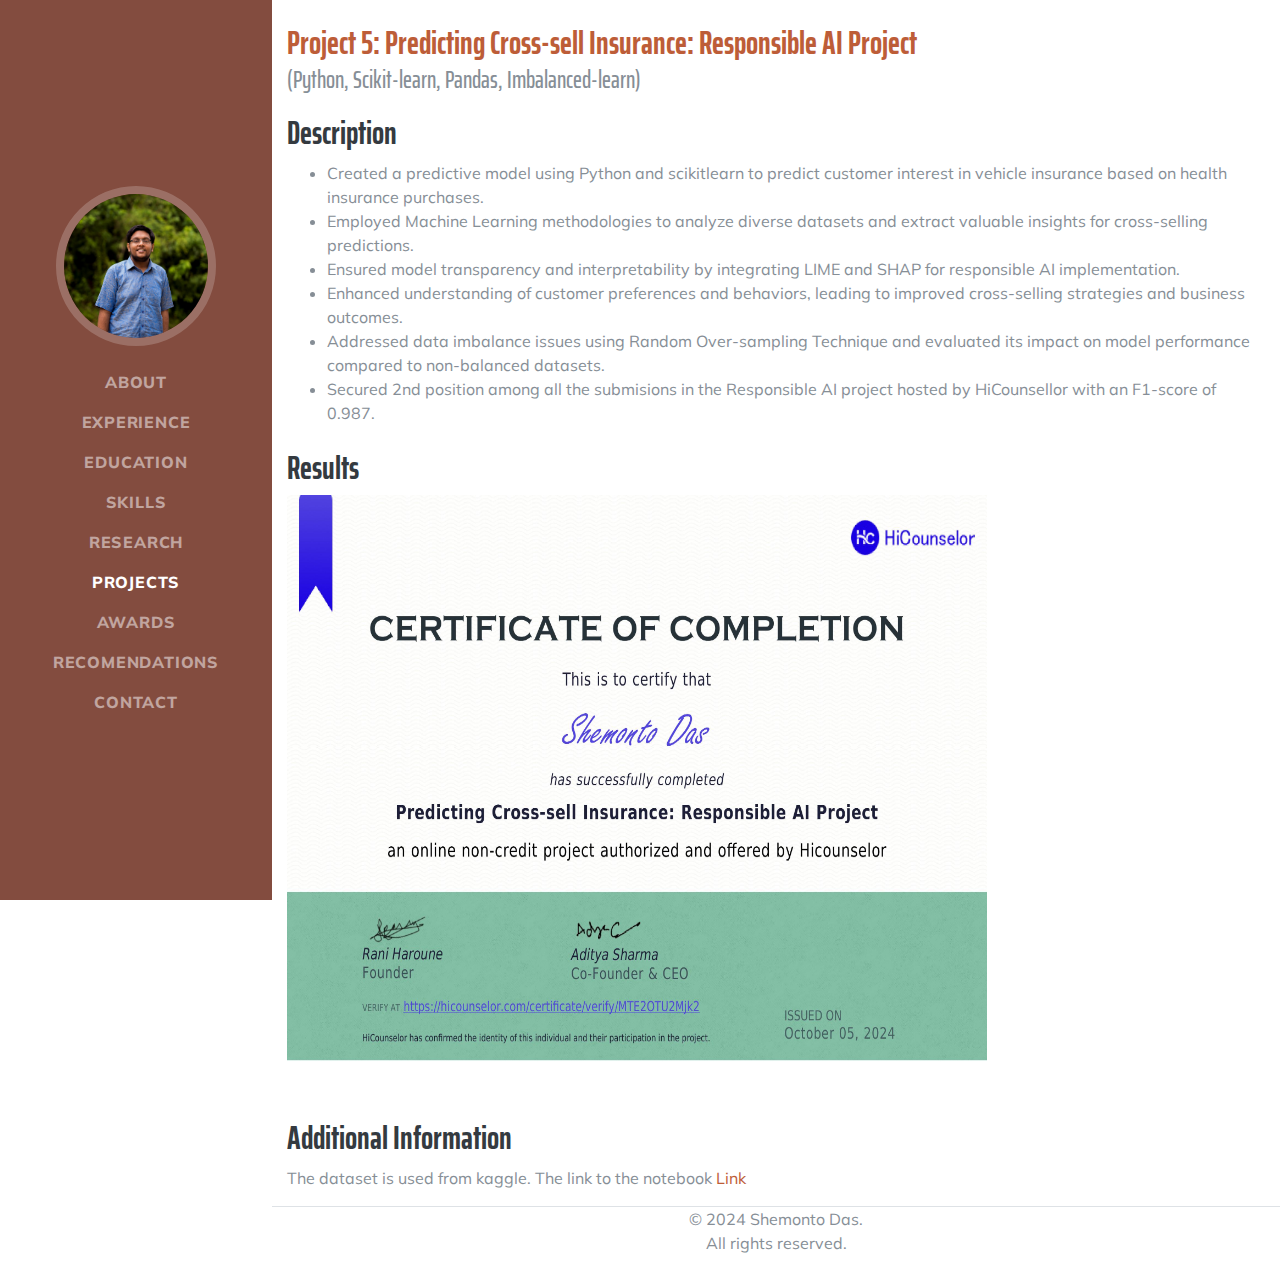
<file: project5.html>
<!DOCTYPE html>
<html lang="en">

<head>

    <meta charset="utf-8">
    <meta name="viewport" content="width=device-width, initial-scale=1, shrink-to-fit=no">
    <meta name="description" content="">
    <meta name="author" content="">

    <title>Project 5 Details</title>

    <!-- Bootstrap core CSS -->
    <link href="vendor/bootstrap/css/bootstrap.min.css" rel="stylesheet">

    <!-- Custom fonts for this template -->
    <link href="https://fonts.googleapis.com/css?family=Saira+Extra+Condensed:500,700" rel="stylesheet">
    <link href="https://fonts.googleapis.com/css?family=Muli:400,400i,800,800i" rel="stylesheet">
    <link href="vendor/fontawesome-free/css/all.min.css" rel="stylesheet">
    <link rel="stylesheet" href="font-mfizz/font-mfizz.css">

    <!-- Custom styles for this template -->
    <link href="css/resume.css" rel="stylesheet">
</head>

<body id="page-top">

    <nav class="navbar navbar-expand-lg navbar-dark bg-primary fixed-top" id="sideNav">
        <a class="navbar-brand js-scroll-trigger" href="#page-top">
            <span class="d-block d-lg-none">Shemonto Das</span>
            <span class="d-none d-lg-block">
                <img class="img-fluid img-profile rounded-circle mx-auto mb-2" src="img/pic.JPG" alt="">
            </span>
        </a>
        <button class="navbar-toggler" type="button" data-toggle="collapse" data-target="#navbarSupportedContent"
            aria-controls="navbarSupportedContent" aria-expanded="false" aria-label="Toggle navigation">
            <span class="navbar-toggler-icon"></span>
        </button>
        <div class="collapse navbar-collapse" id="navbarSupportedContent">
            <ul class="navbar-nav">
                <li class="nav-item">
                    <a class="nav-link" href="./#about">About</a>
                </li>
                <li class="nav-item">
                    <a class="nav-link" href="./#experience">Experience</a>
                </li>
                <li class="nav-item">
                    <a class="nav-link " href="./#education">Education</a>
                </li>
                <li class="nav-item">
                    <a class="nav-link" href="./#skills">Skills</a>
                </li>
                <li class="nav-item">
                    <a class="nav-link" href="./#Research">Research</a>
                </li>
                <li class="nav-item">
                    <a class="nav-link active" href="./#Projects">Projects</a>
                </li>

                <li class="nav-item">
                    <a class="nav-link" href="#awards">Awards</a>
                </li>

                <li class="nav-item">
                    <a class="nav-link" href="#Recomendations">Recomendations</a>
                </li>

                <li class="nav-item">
                    <a class="nav-link" href="./#contact">Contact</a>
                </li>
            </ul>
        </div>
    </nav>

    <div class="container-fluid p-10">

        <h2 class="mb-0 mt-4">
            <span class="text-primary">Project 5: Predicting Cross-sell Insurance: Responsible AI Project</span>
        </h2>
        <div class="subheading mb-3">(Python, Scikit-learn, Pandas, Imbalanced-learn)</div>

        <section class="mt-3">
            <h2>Description</h2>
            <ul>

                <li>Created a predictive model using Python and scikitlearn to predict customer interest in vehicle
                    insurance based on health insurance purchases.</li>

                <li>Employed Machine Learning methodologies to analyze diverse datasets and extract valuable insights
                    for cross-selling predictions.</li>

                <li> Ensured model transparency and interpretability by integrating LIME and SHAP for responsible
                    AI implementation.</li>

                <li> Enhanced understanding of customer preferences and behaviors, leading to improved cross-selling
                    strategies and business outcomes. </li>

                <li>Addressed data imbalance issues using Random Over-sampling Technique and
                    evaluated its impact on model performance compared to non-balanced datasets.</li>

                <li> Secured 2nd position among all the submisions in the Responsible AI project hosted by HiCounsellor
                    with an F1-score of 0.987.</li>




        </section>

        <section class="mt-4">
            <h2>Results </h2>
            <img class="project-image" src="Images/Proj1/img_certificate.jpg" alt="Project 1 Screenshot 2" width="700"
                height="600">

        </section>


        <section class="mt-4">
            <h2>Additional Information</h2>
            <p>The dataset is used from kaggle. The link to the notebook <a
                    href="https://github.com/shemonto/Responsible-AI-Project">Link</a>
            </p>
        </section>



        <!-- Bootstrap core JavaScript -->
        <script src="vendor/jquery/jquery.min.js"></script>
        <script src="vendor/bootstrap/js/bootstrap.bundle.min.js"></script>

        <!-- Plugin JavaScript -->
        <script src="vendor/jquery-easing/jquery.easing.min.js"></script>

        <!-- Custom scripts for this template -->
        <script src="js/resume.min.js"></script>
    </div>


    <footer class='border-top'>
        <p class=" text-center">&copy; 2024 Shemonto Das. <br>All rights reserved.</p>
    </footer>

</body>
</file>
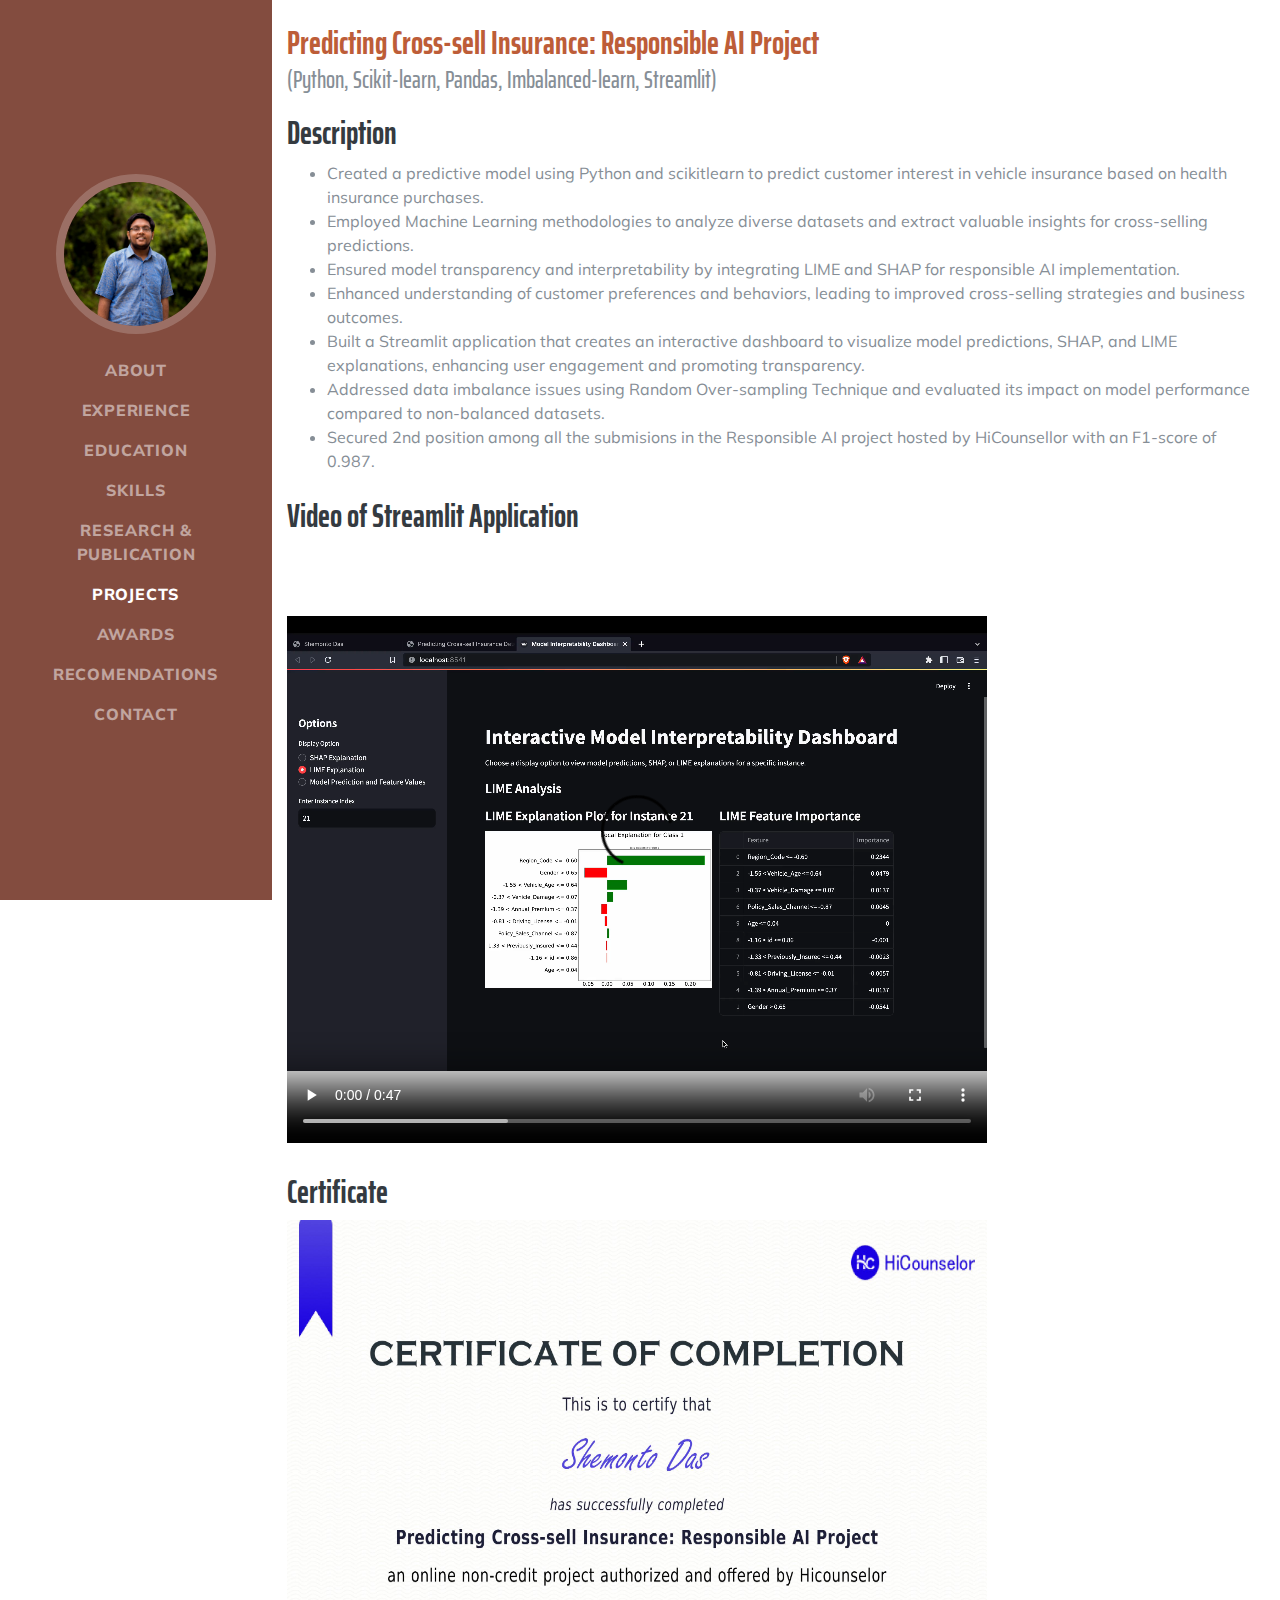
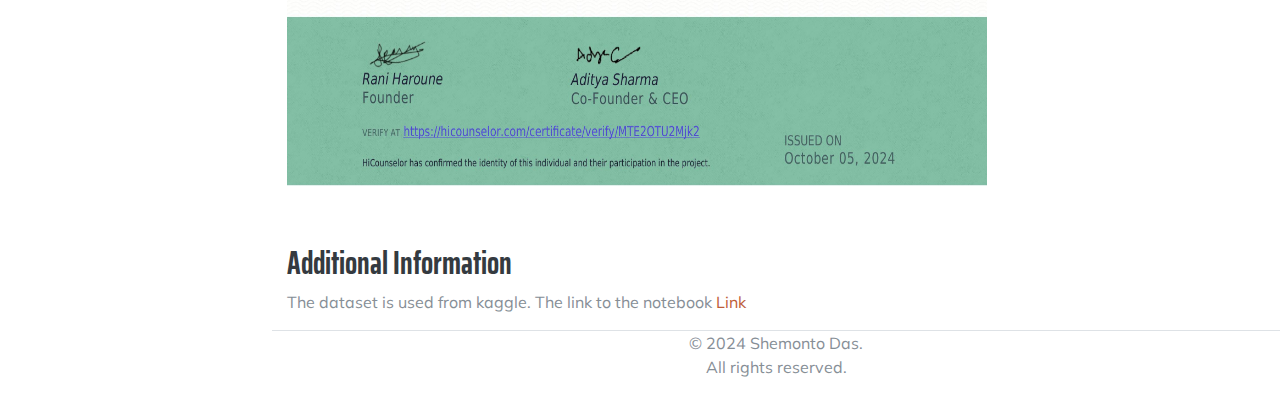
<file: Responsible_AI_Project.html>
<!DOCTYPE html>
<html lang="en">

<head>

    <meta charset="utf-8">
    <meta name="viewport" content="width=device-width, initial-scale=1, shrink-to-fit=no">
    <meta name="description" content="">
    <meta name="author" content="">

    <title>Predicting Cross-sell Insurance Details</title>

    <!-- Bootstrap core CSS -->
    <link href="vendor/bootstrap/css/bootstrap.min.css" rel="stylesheet">

    <!-- Custom fonts for this template -->
    <link href="https://fonts.googleapis.com/css?family=Saira+Extra+Condensed:500,700" rel="stylesheet">
    <link href="https://fonts.googleapis.com/css?family=Muli:400,400i,800,800i" rel="stylesheet">
    <link href="vendor/fontawesome-free/css/all.min.css" rel="stylesheet">
    <link rel="stylesheet" href="font-mfizz/font-mfizz.css">

    <!-- Custom styles for this template -->
    <link href="css/resume.css" rel="stylesheet">
</head>

<body id="page-top">

    <nav class="navbar navbar-expand-lg navbar-dark bg-primary fixed-top" id="sideNav">
        <a class="navbar-brand js-scroll-trigger" href="#page-top">
            <span class="d-block d-lg-none">Shemonto Das</span>
            <span class="d-none d-lg-block">
                <img class="img-fluid img-profile rounded-circle mx-auto mb-2" src="img/pic.JPG" alt="">
            </span>
        </a>
        <button class="navbar-toggler" type="button" data-toggle="collapse" data-target="#navbarSupportedContent"
            aria-controls="navbarSupportedContent" aria-expanded="false" aria-label="Toggle navigation">
            <span class="navbar-toggler-icon"></span>
        </button>
        <div class="collapse navbar-collapse" id="navbarSupportedContent">
            <ul class="navbar-nav">
                <li class="nav-item">
                    <a class="nav-link" href="./#about">About</a>
                </li>
                <li class="nav-item">
                    <a class="nav-link" href="./#experience">Experience</a>
                </li>
                <li class="nav-item">
                    <a class="nav-link " href="./#education">Education</a>
                </li>
                <li class="nav-item">
                    <a class="nav-link" href="./#skills">Skills</a>
                </li>
                <li class="nav-item">
                    <a class="nav-link" href="./#Research">Research & Publication</a>
                </li>
                <li class="nav-item">
                    <a class="nav-link active" href="./#Projects">Projects</a>
                </li>

                <li class="nav-item">
                    <a class="nav-link" href="#awards">Awards</a>
                </li>

                <li class="nav-item">
                    <a class="nav-link" href="#Recomendations">Recomendations</a>
                </li>

                <li class="nav-item">
                    <a class="nav-link" href="./#contact">Contact</a>
                </li>
            </ul>
        </div>
    </nav>

    <div class="container-fluid p-10">

        <h2 class="mb-0 mt-4">
            <span class="text-primary"> Predicting Cross-sell Insurance: Responsible AI Project</span>
        </h2>
        <div class="subheading mb-3">(Python, Scikit-learn, Pandas, Imbalanced-learn, Streamlit)</div>

        <section class="mt-3">
            <h2>Description</h2>
            <ul>

                <li>Created a predictive model using Python and scikitlearn to predict customer interest in vehicle
                    insurance based on health insurance purchases.</li>

                <li>Employed Machine Learning methodologies to analyze diverse datasets and extract valuable insights
                    for cross-selling predictions.</li>

                <li> Ensured model transparency and interpretability by integrating LIME and SHAP for responsible
                    AI implementation.</li>

                <li> Enhanced understanding of customer preferences and behaviors, leading to improved cross-selling
                    strategies and business outcomes. </li>

                <li>Built a Streamlit application that creates an interactive dashboard to visualize model
                    predictions, SHAP, and LIME explanations, enhancing user engagement and promoting transparency.</li>

                <li>Addressed data imbalance issues using Random Over-sampling Technique and
                    evaluated its impact on model performance compared to non-balanced datasets.</li>

                <li> Secured 2nd position among all the submisions in the Responsible AI project hosted by HiCounsellor
                    with an F1-score of 0.987.</li>




        </section>

        <section class="mt-4">
            <h2>Video of Streamlit Application</h2>
            <video class="project-video" width="700" height="600" controls>
                <source src="video/steamlit_video.mp4" type="video/mp4">
            </video>
        </section>




        <section class="mt-4">
            <h2>Certificate </h2>
            <img class="project-image" src="Images/Proj1/img_certificate.jpg" alt="Project 1 Screenshot 2" width="700"
                height="600">

        </section>


        <section class="mt-4">
            <h2>Additional Information</h2>
            <p>The dataset is used from kaggle. The link to the notebook <a
                    href="https://github.com/shemonto/Responsible-AI-Project">Link</a>
            </p>
        </section>



        <!-- Bootstrap core JavaScript -->
        <script src="vendor/jquery/jquery.min.js"></script>
        <script src="vendor/bootstrap/js/bootstrap.bundle.min.js"></script>

        <!-- Plugin JavaScript -->
        <script src="vendor/jquery-easing/jquery.easing.min.js"></script>

        <!-- Custom scripts for this template -->
        <script src="js/resume.min.js"></script>
    </div>


    <footer class='border-top'>
        <p class=" text-center">&copy; 2024 Shemonto Das. <br>All rights reserved.</p>
    </footer>

</body>
</file>
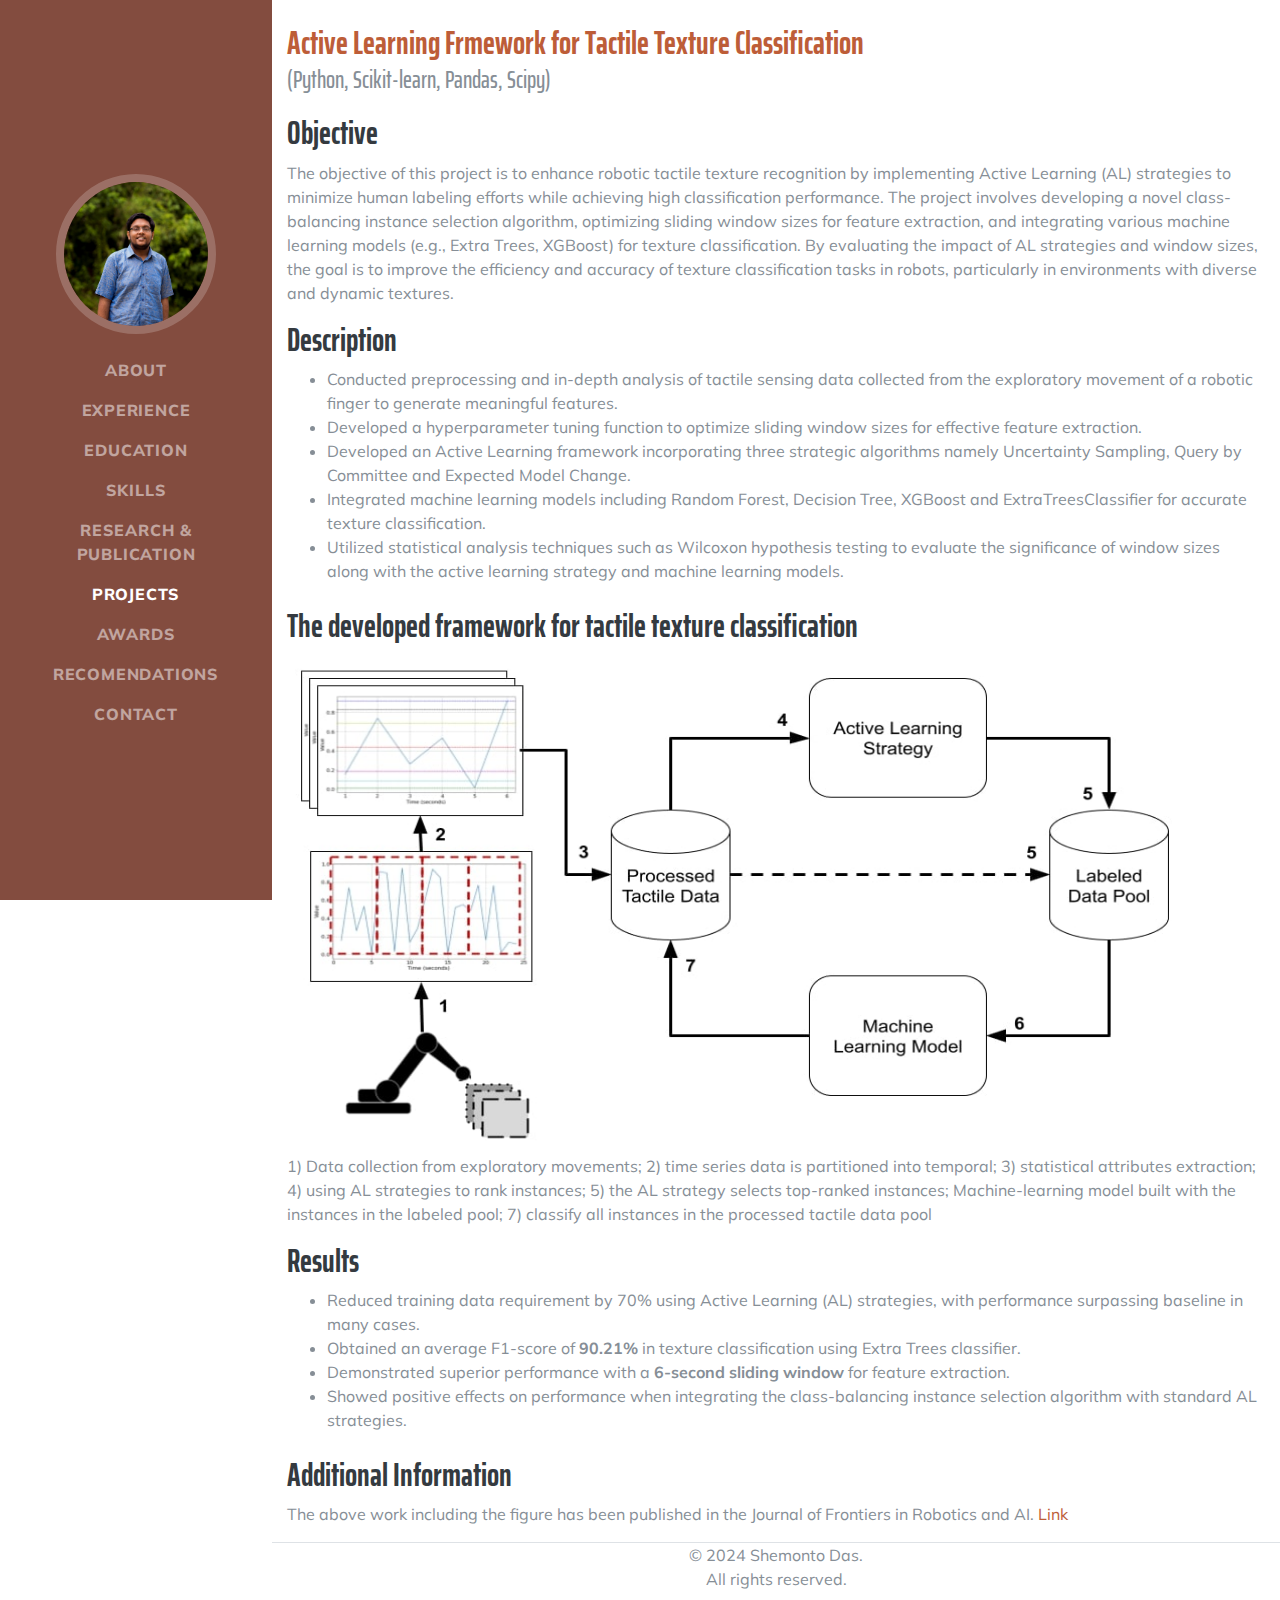
<file: Tactile-Texture-Classification-Framework.html>
<!DOCTYPE html>
<html lang="en">

<head>

    <meta charset="utf-8">
    <meta name="viewport" content="width=device-width, initial-scale=1, shrink-to-fit=no">
    <meta name="description" content="">
    <meta name="author" content="">

    <title>Tactile Texture Classification Details</title>

    <!-- Bootstrap core CSS -->
    <link href="vendor/bootstrap/css/bootstrap.min.css" rel="stylesheet">

    <!-- Custom fonts for this template -->
    <link href="https://fonts.googleapis.com/css?family=Saira+Extra+Condensed:500,700" rel="stylesheet">
    <link href="https://fonts.googleapis.com/css?family=Muli:400,400i,800,800i" rel="stylesheet">
    <link href="vendor/fontawesome-free/css/all.min.css" rel="stylesheet">
    <link rel="stylesheet" href="font-mfizz/font-mfizz.css">

    <!-- Custom styles for this template -->
    <link href="css/resume.css" rel="stylesheet">
</head>

<body id="page-top">

    <nav class="navbar navbar-expand-lg navbar-dark bg-primary fixed-top" id="sideNav">
        <a class="navbar-brand js-scroll-trigger" href="#page-top">
            <span class="d-block d-lg-none">Shemonto Das</span>
            <span class="d-none d-lg-block">
                <img class="img-fluid img-profile rounded-circle mx-auto mb-2" src="img/pic.JPG" alt="">
            </span>
        </a>
        <button class="navbar-toggler" type="button" data-toggle="collapse" data-target="#navbarSupportedContent"
            aria-controls="navbarSupportedContent" aria-expanded="false" aria-label="Toggle navigation">
            <span class="navbar-toggler-icon"></span>
        </button>
        <div class="collapse navbar-collapse" id="navbarSupportedContent">
            <ul class="navbar-nav">
                <li class="nav-item">
                    <a class="nav-link" href="./#about">About</a>
                </li>
                <li class="nav-item">
                    <a class="nav-link" href="./#experience">Experience</a>
                </li>
                <li class="nav-item">
                    <a class="nav-link " href="./#education">Education</a>
                </li>
                <li class="nav-item">
                    <a class="nav-link" href="./#skills">Skills</a>
                </li>
                <li class="nav-item">
                    <a class="nav-link" href="./#Research">Research & Publication</a>
                </li>
                <li class="nav-item">
                    <a class="nav-link active" href="./#Projects">Projects</a>
                </li>

                <li class="nav-item">
                    <a class="nav-link" href="#awards">Awards</a>
                </li>

                <li class="nav-item">
                    <a class="nav-link js-scroll-trigger" href="#Recomendations">Recomendations</a>
                </li>

                <li class="nav-item">
                    <a class="nav-link" href="./#contact">Contact</a>
                </li>
            </ul>
        </div>
    </nav>

    <div class="container-fluid p-10">

        <h2 class="mb-0 mt-4">
            <span class="text-primary"> Active Learning Frmework for Tactile Texture Classification</span>
        </h2>
        <div class="subheading mb-3">(Python, Scikit-learn, Pandas, Scipy)</div>


        <section class="mt-3">
            <h2>Objective</h2>
            <p>The objective of this project is to enhance robotic tactile texture recognition by implementing Active
                Learning (AL) strategies to minimize human labeling efforts while achieving high classification
                performance. The
                project involves developing a novel class-balancing instance selection algorithm, optimizing sliding
                window
                sizes for feature extraction, and integrating various machine learning models (e.g., Extra Trees,
                XGBoost) for texture
                classification. By evaluating the impact of AL strategies and window sizes, the goal is to improve the
                efficiency and
                accuracy of texture classification tasks in robots, particularly in environments with diverse and
                dynamic textures.
            </p>

        </section>

        <section class="mt-3">
            <h2>Description</h2>
            <ul>
                <li>Conducted preprocessing and in-depth analysis of tactile sensing data collected from the exploratory
                    movement of a robotic finger to generate meaningful features.</li>
                <li>Developed a hyperparameter tuning function to optimize sliding window sizes for effective feature
                    extraction.</li>
                <li>Developed an Active Learning framework incorporating three strategic algorithms namely Uncertainty
                    Sampling, Query by Committee and Expected Model Change.</li>
                <li>Integrated machine learning models including Random Forest, Decision Tree, XGBoost and
                    ExtraTreesClassifier for accurate texture classification.</li>
                <li>Utilized statistical analysis techniques such as Wilcoxon hypothesis testing to evaluate the
                    significance of window sizes along with the active learning strategy and machine learning models.
                </li>

        </section>

        <section class="mt-4">
            <h2>The developed framework for tactile texture classification </h2>
            <img class="project-image" src="Images/Proj1/Pipeline.jpg" alt="Project 1 Screenshot 2" width="900"
                height="500">
            <!-- Add more screenshots as needed -->
            <p> 1) Data collection from exploratory

                movements; 2) time series data is partitioned into temporal; 3) statistical attributes extraction; 4)
                using

                AL strategies to rank instances; 5) the AL strategy selects top-ranked instances; Machine-learning model

                built with the instances in the labeled pool; 7) classify all instances in the processed tactile data
                pool
            </p>
        </section>

        <section class="mt-3">
            <h2>Results</h2>
            <ul>
                <li>Reduced training data requirement by 70% using Active Learning (AL) strategies, with performance
                    surpassing baseline in many cases.</li>
                <li>Obtained an average F1-score of <strong>90.21%</strong> in texture classification using Extra Trees
                    classifier.</li>
                <li>Demonstrated superior performance with a <strong>6-second sliding window</strong> for feature
                    extraction.</li>
                <li>Showed positive effects on performance when integrating the class-balancing instance selection
                    algorithm with standard AL strategies.</li>
            </ul>
        </section>



        <section class="mt-4">
            <h2>Additional Information</h2>
            <p>The above work including the figure has been published in the Journal of Frontiers in Robotics and AI.
                <a
                    href="https://www.frontiersin.org/articles/10.3389/frobt.2024.1281060/full?&utm_source=Email_to_authors_&utm_medium=Email&utm_content=T1_11.5e1_author&utm_campaign=Email_publication&field=&journalName=Frontiers_in_Robotics_and_AI&id=1281060">Link</a>
            </p>
        </section>



        <!-- Bootstrap core JavaScript -->
        <script src="vendor/jquery/jquery.min.js"></script>
        <script src="vendor/bootstrap/js/bootstrap.bundle.min.js"></script>

        <!-- Plugin JavaScript -->
        <script src="vendor/jquery-easing/jquery.easing.min.js"></script>

        <!-- Custom scripts for this template -->
        <script src="js/resume.min.js"></script>
    </div>


    <footer class='border-top'>
        <p class=" text-center">&copy; 2024 Shemonto Das. <br>All rights reserved.</p>
    </footer>

</body>
</file>
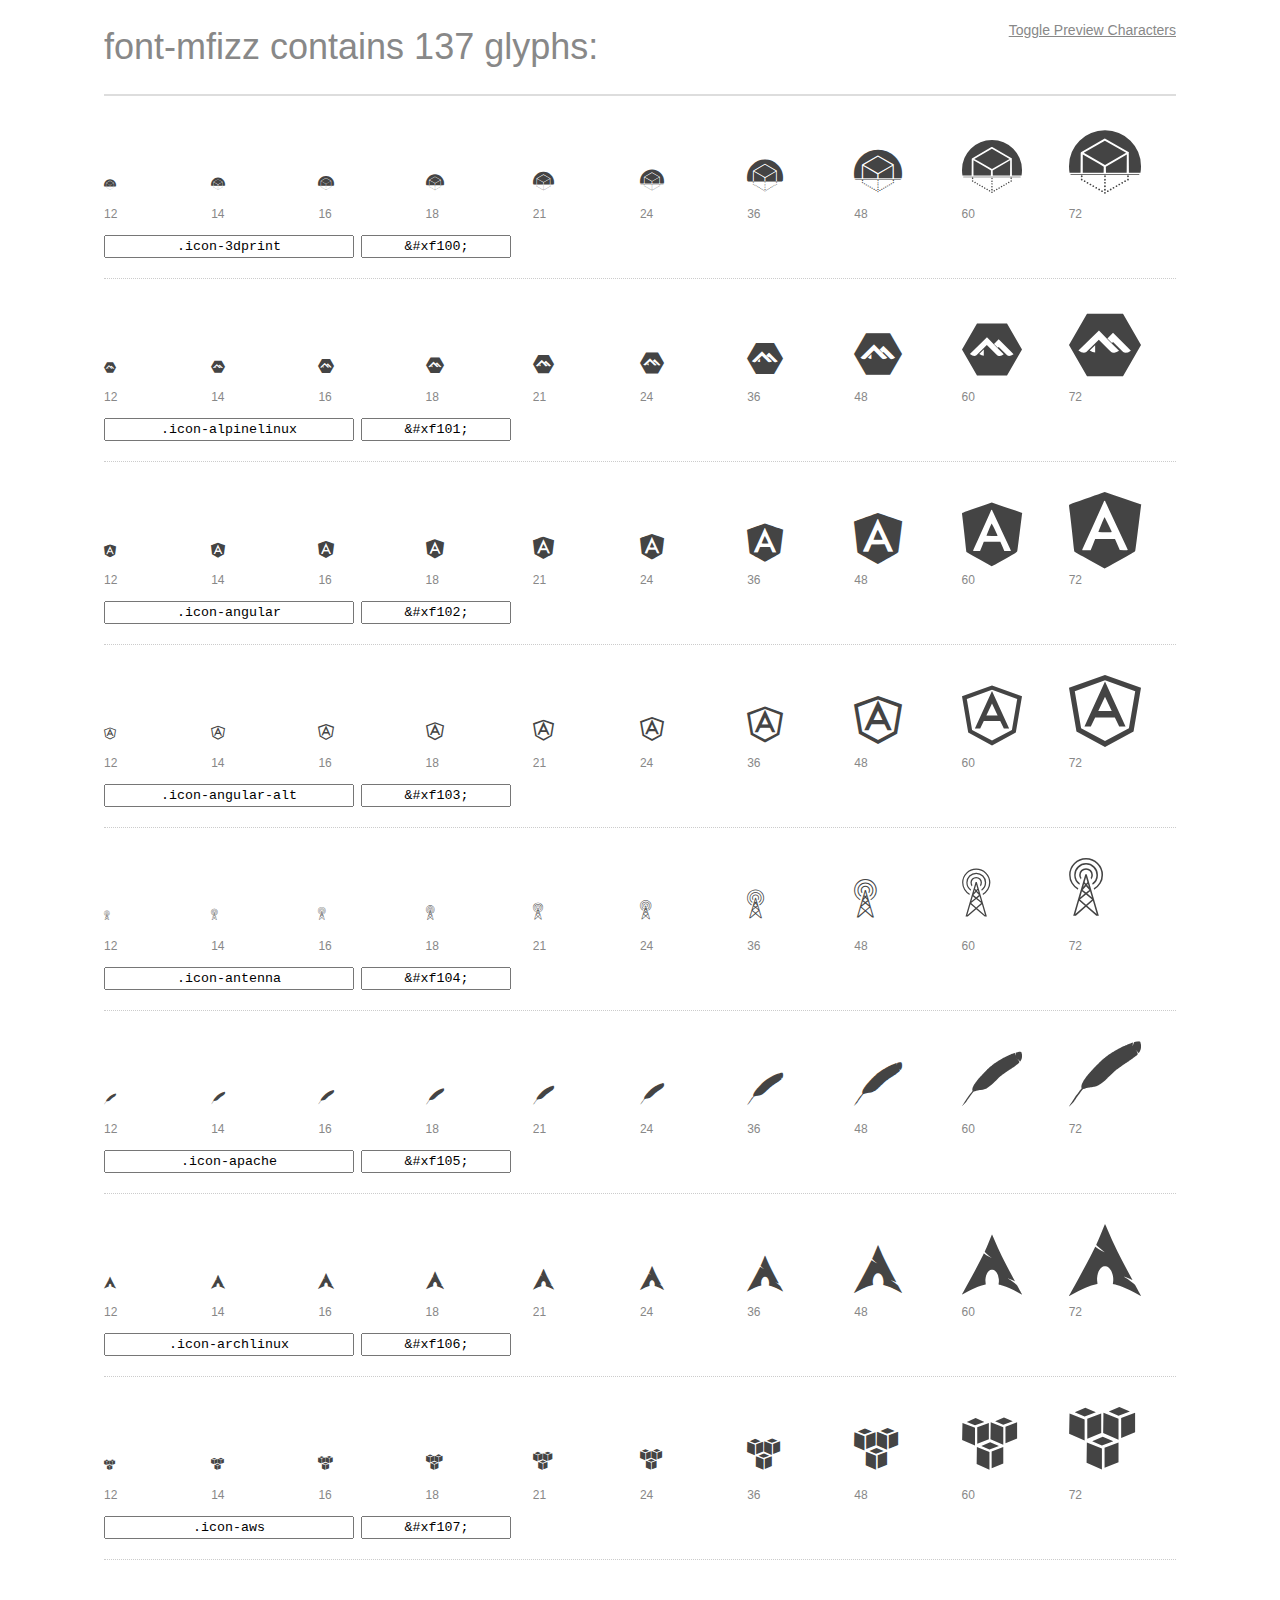
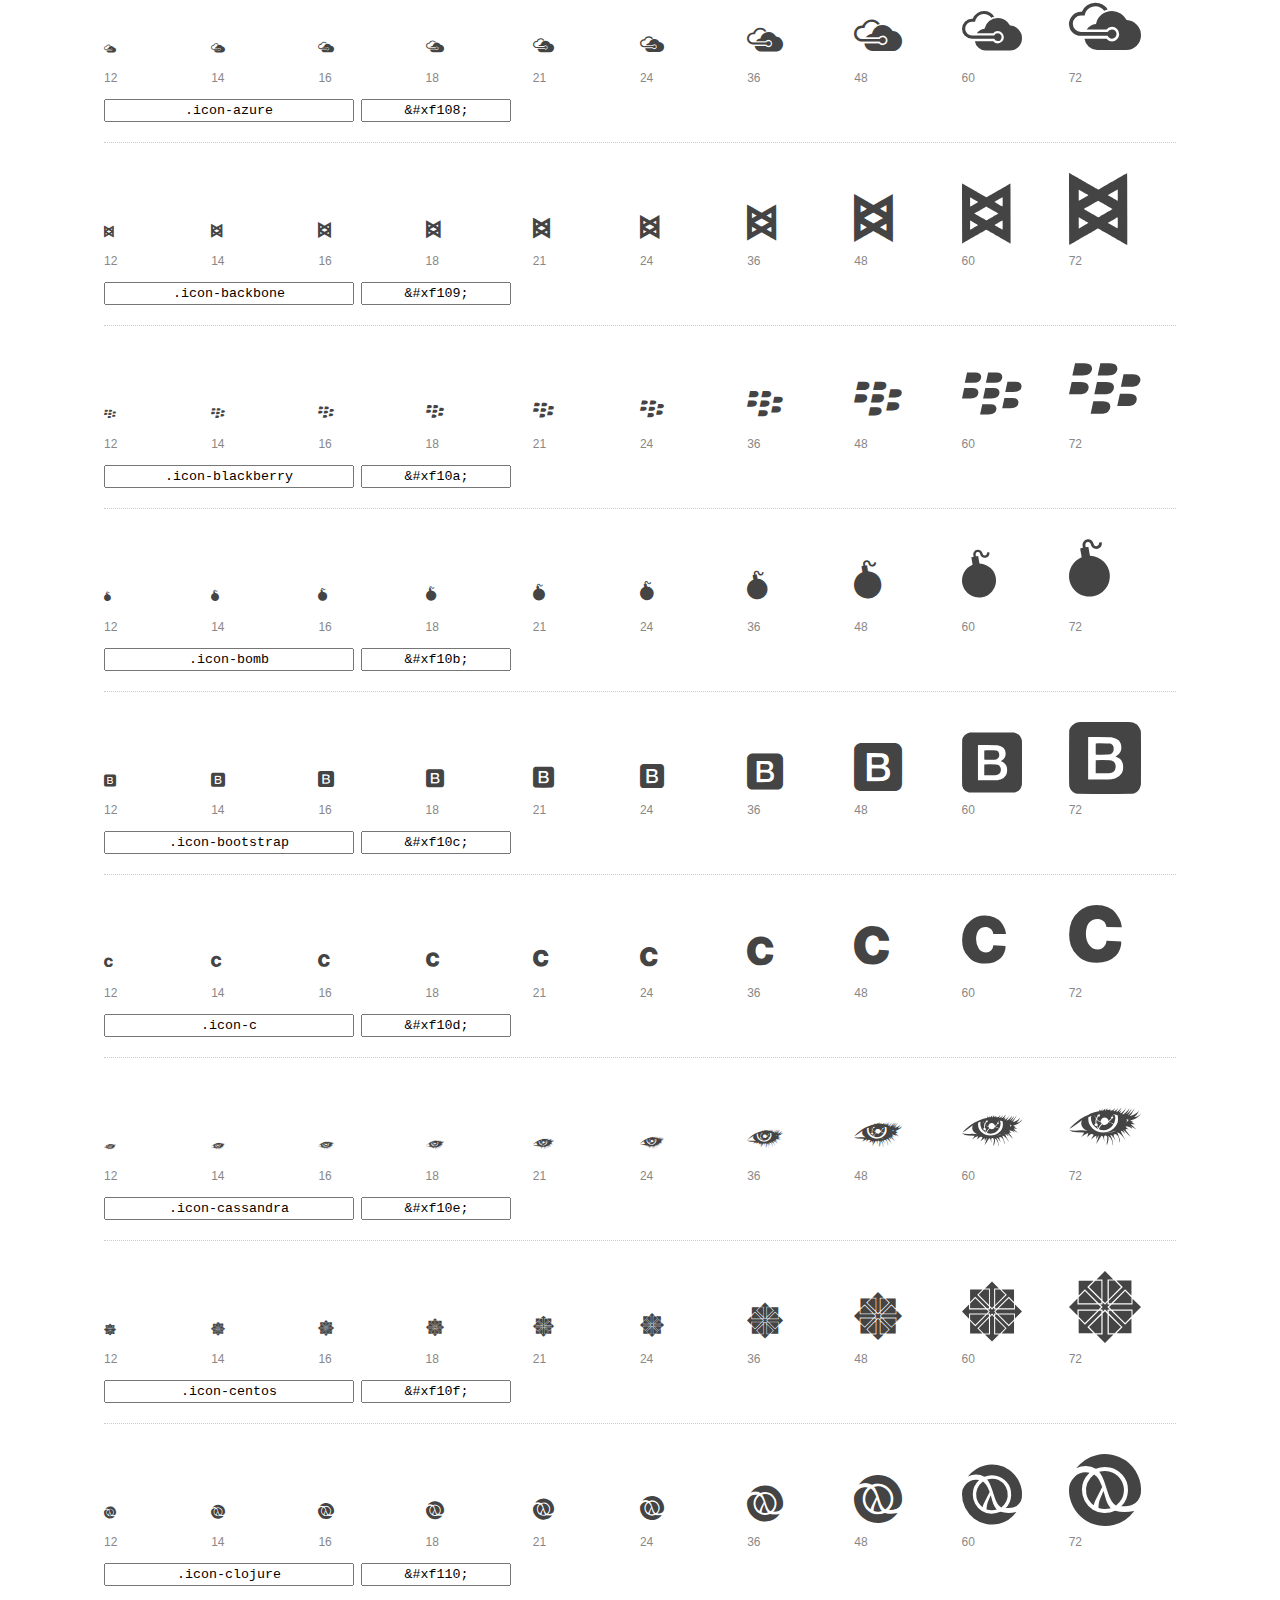
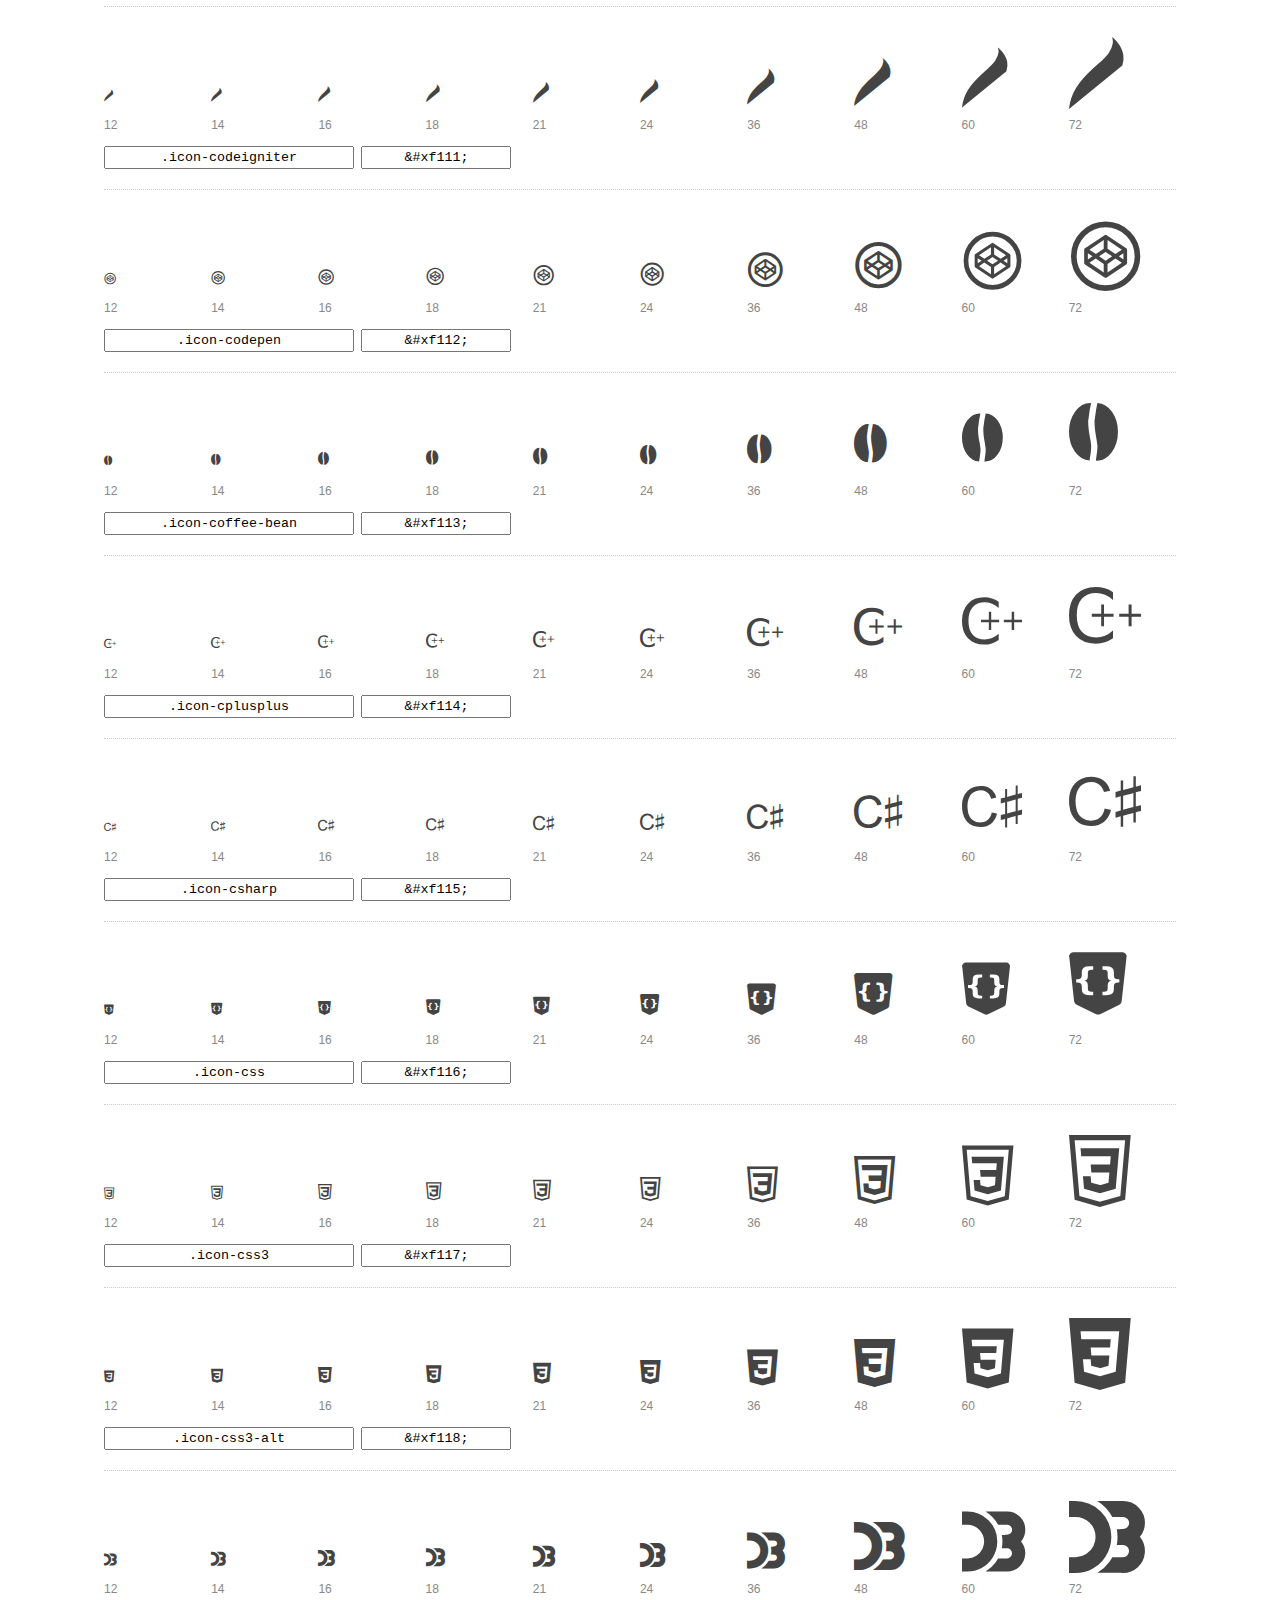
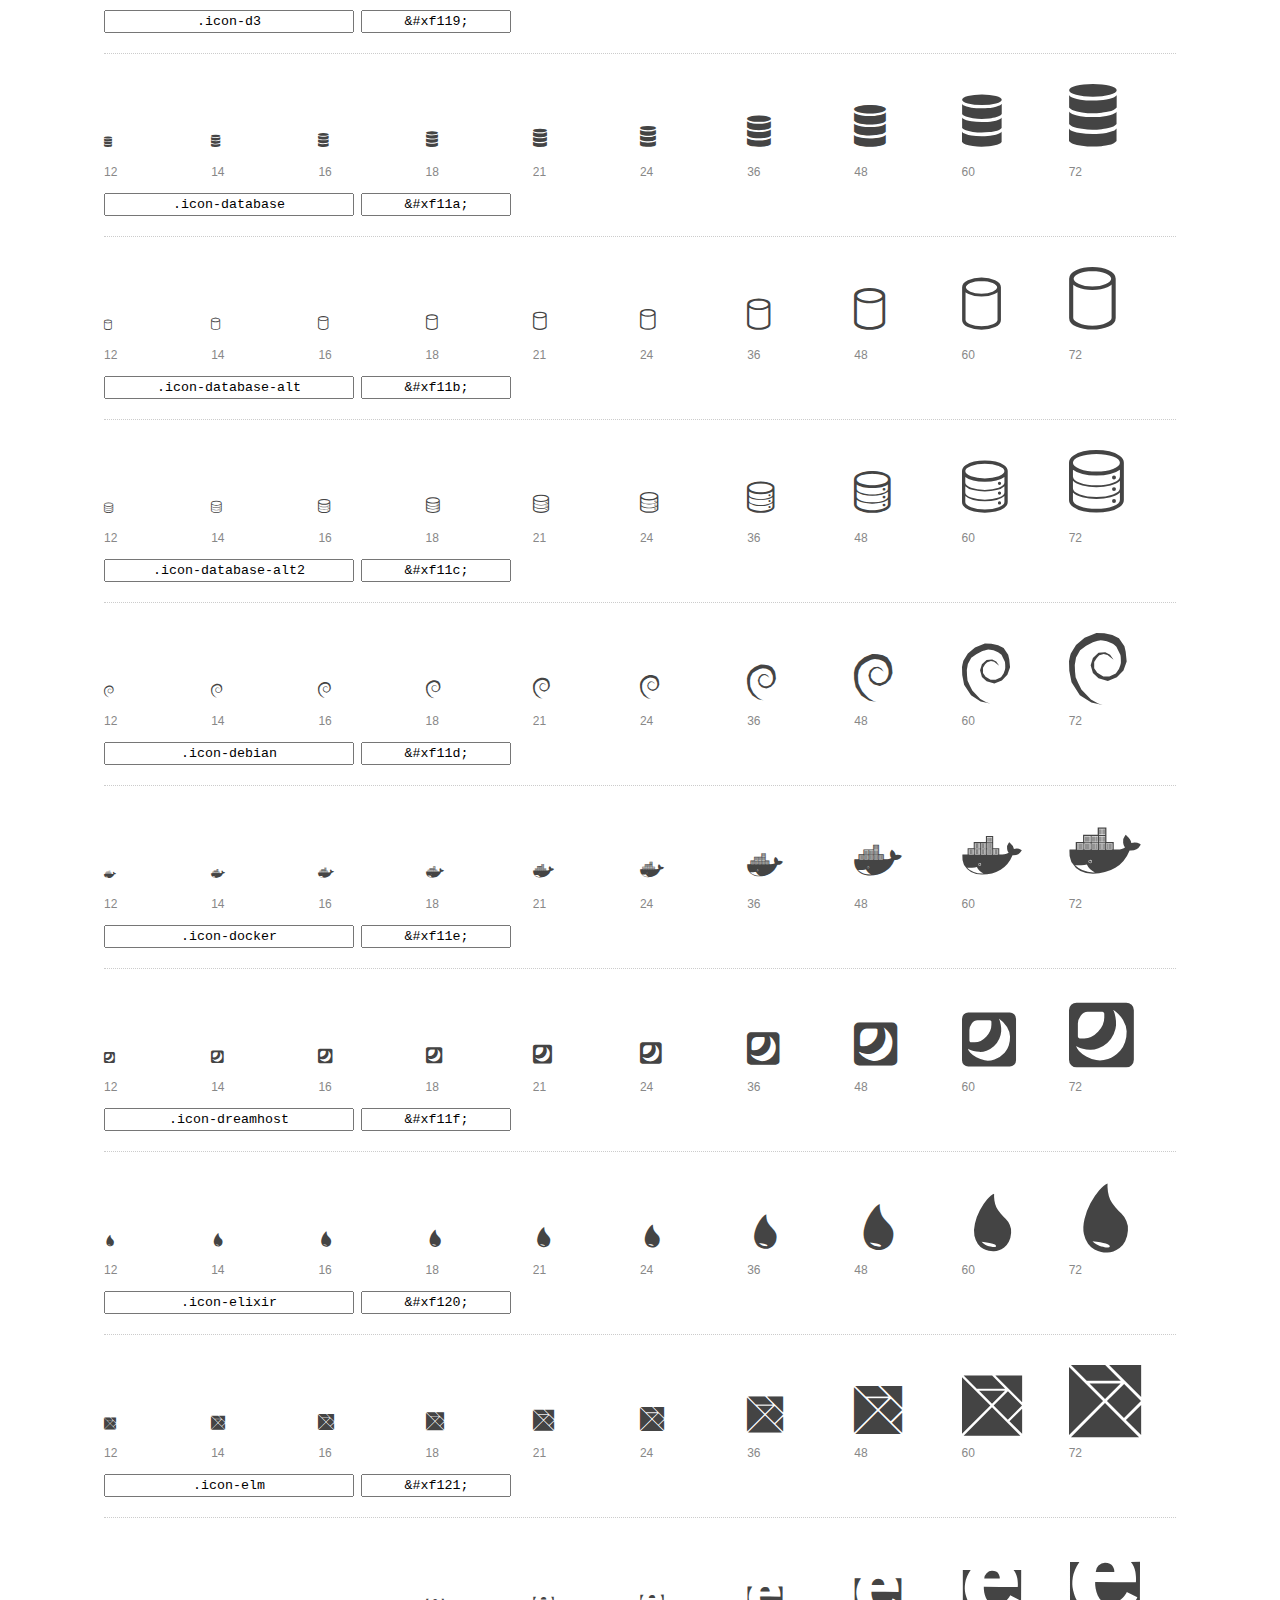
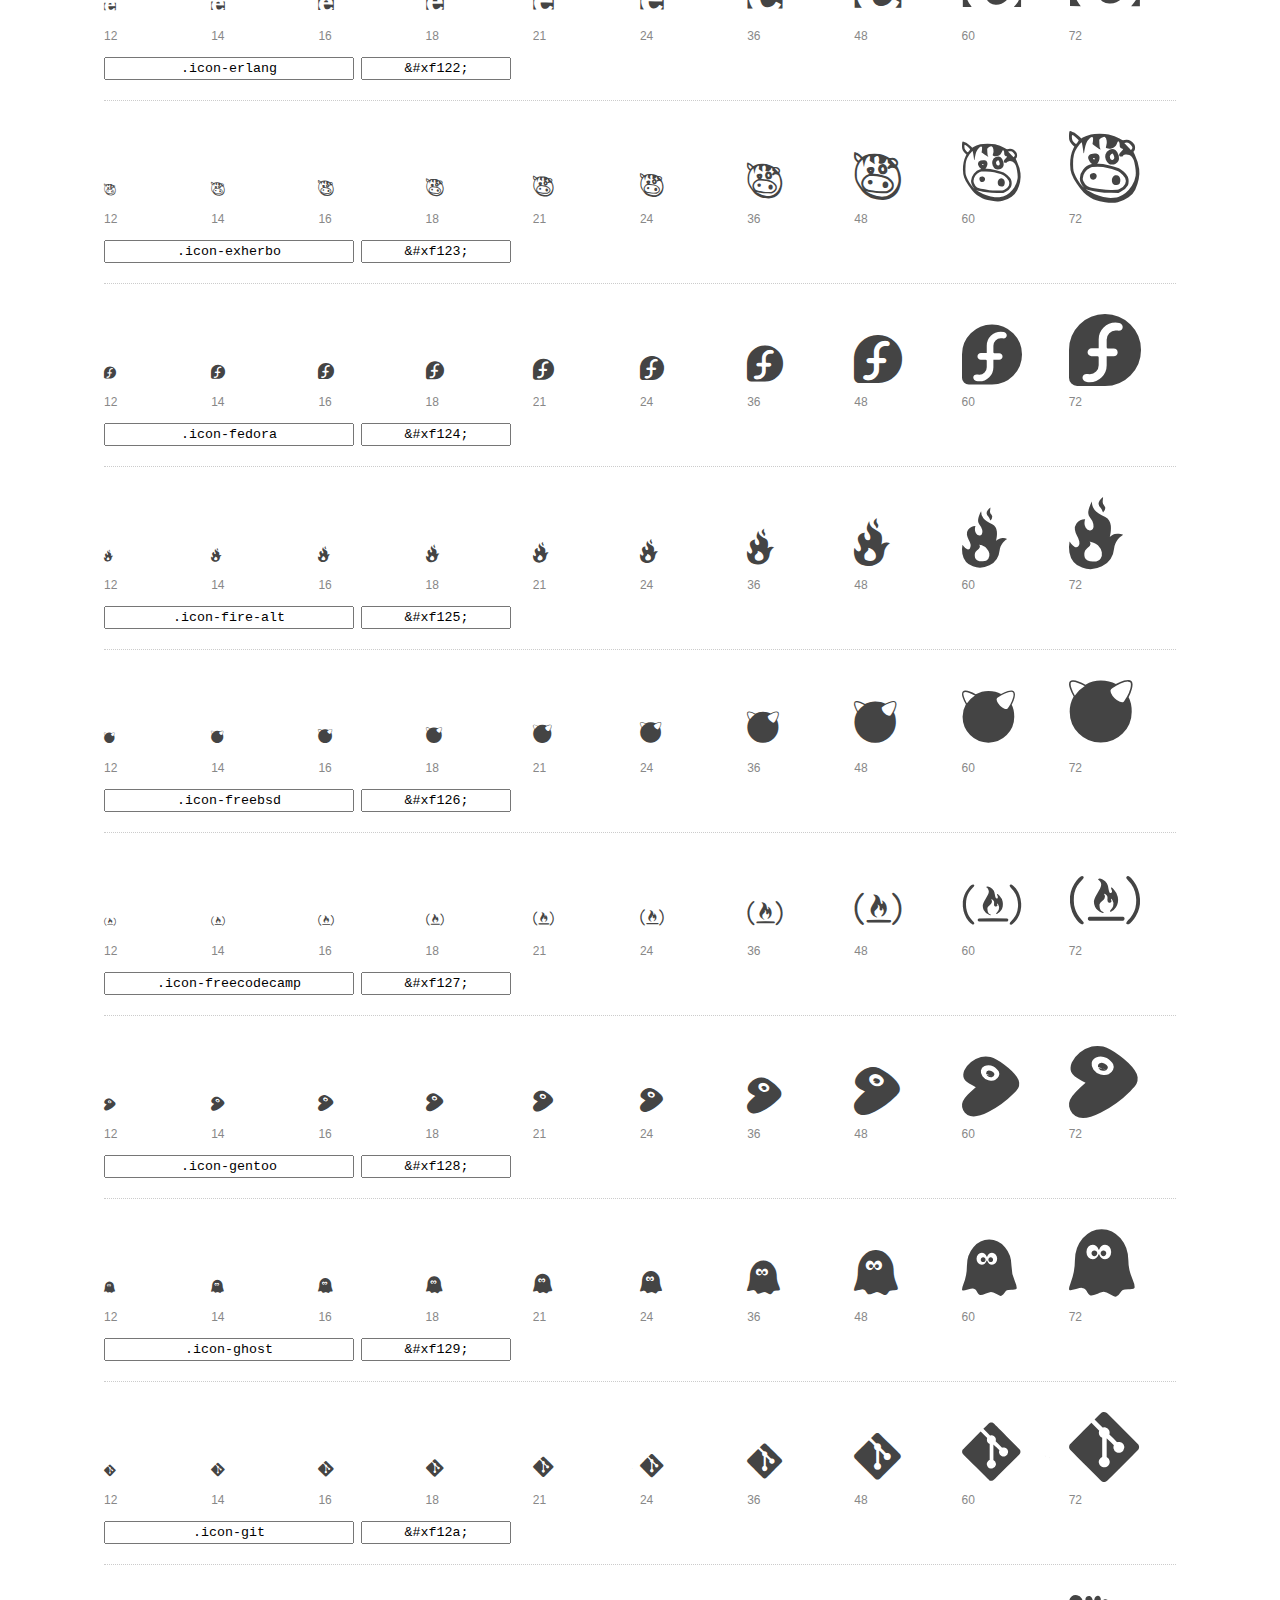
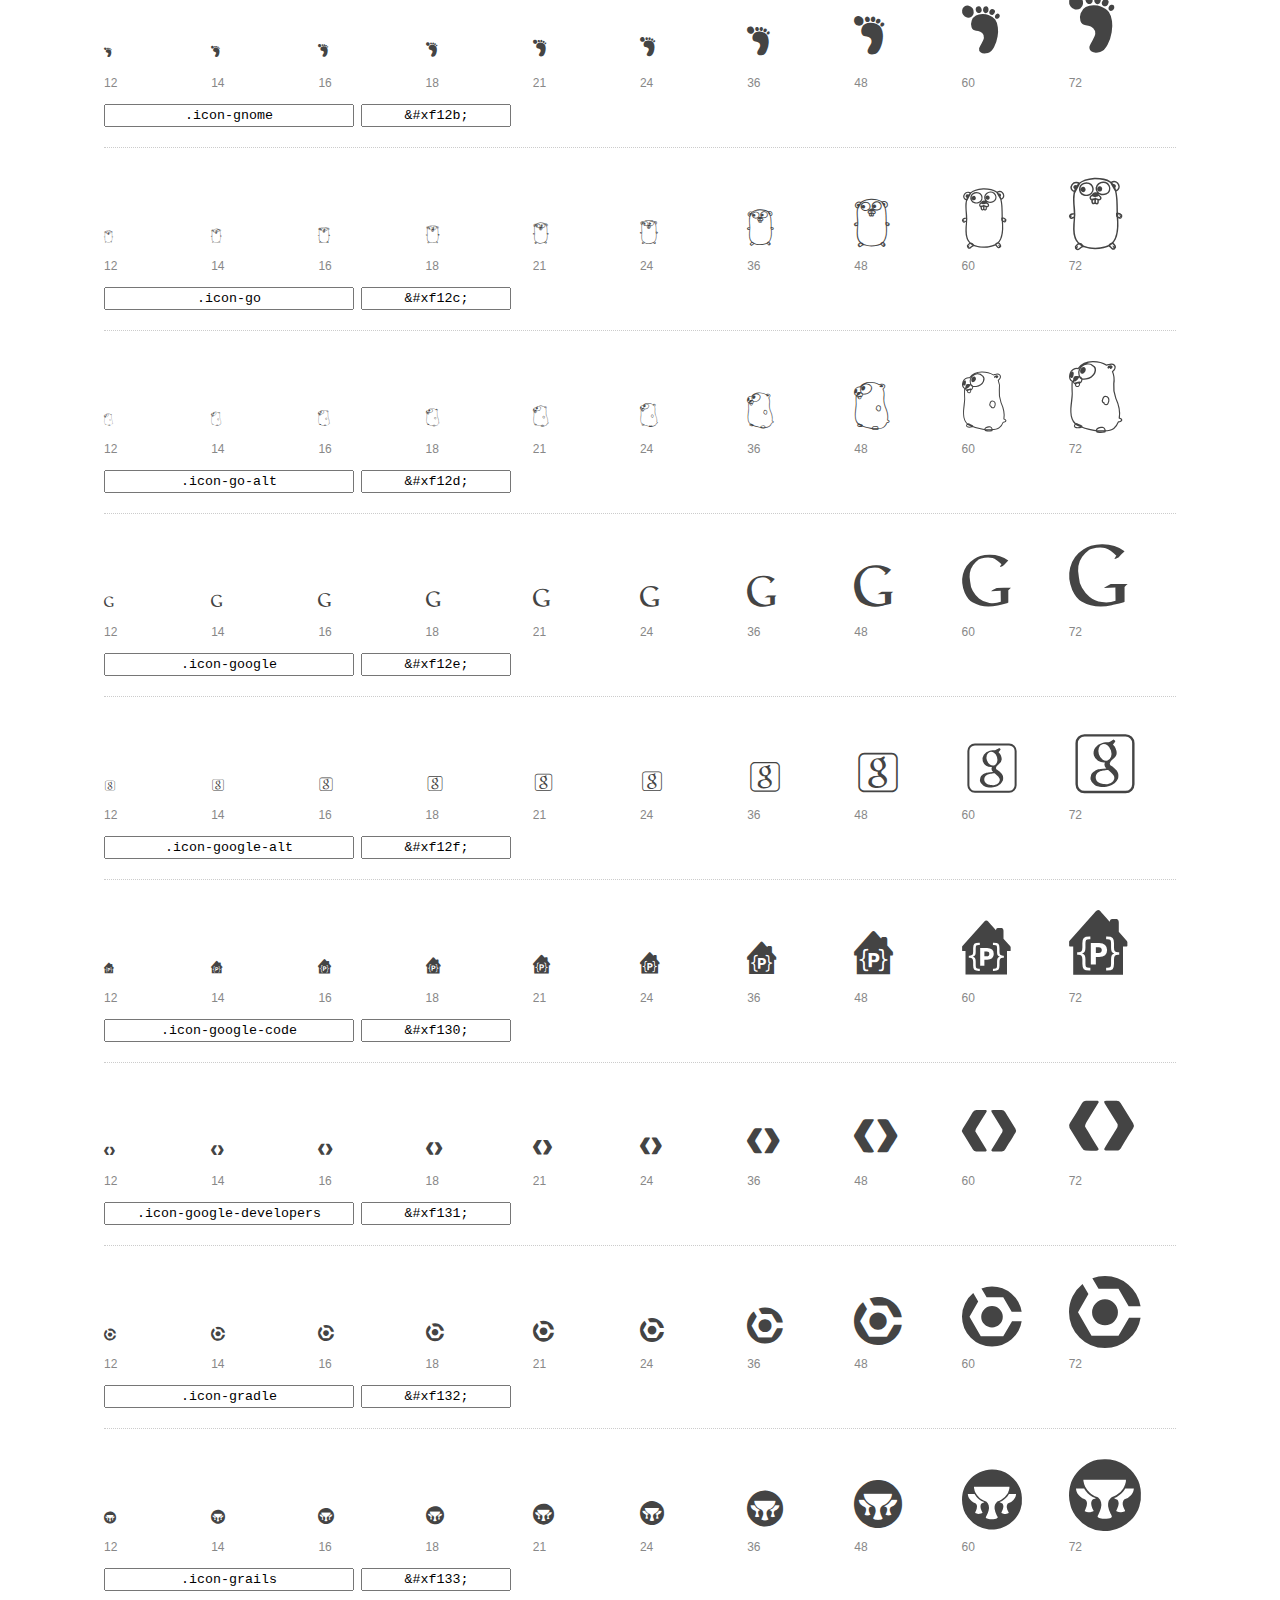
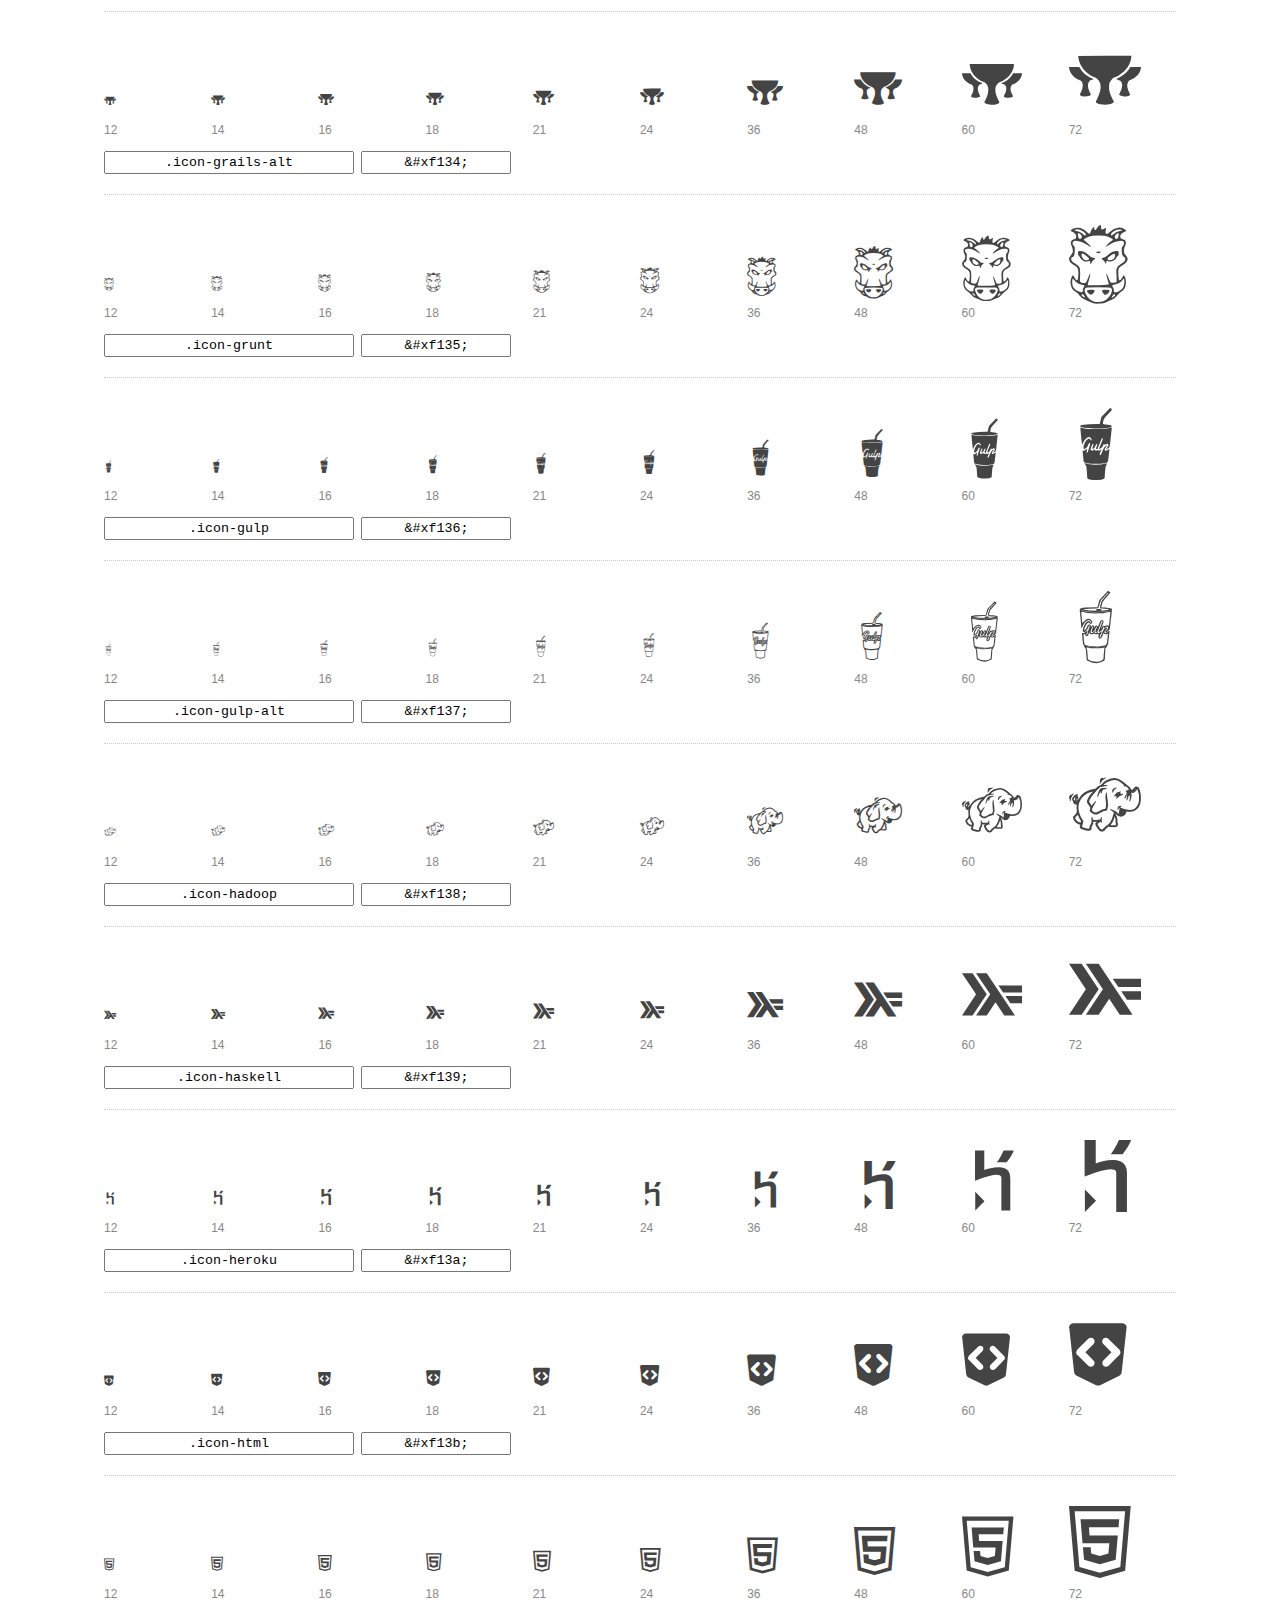
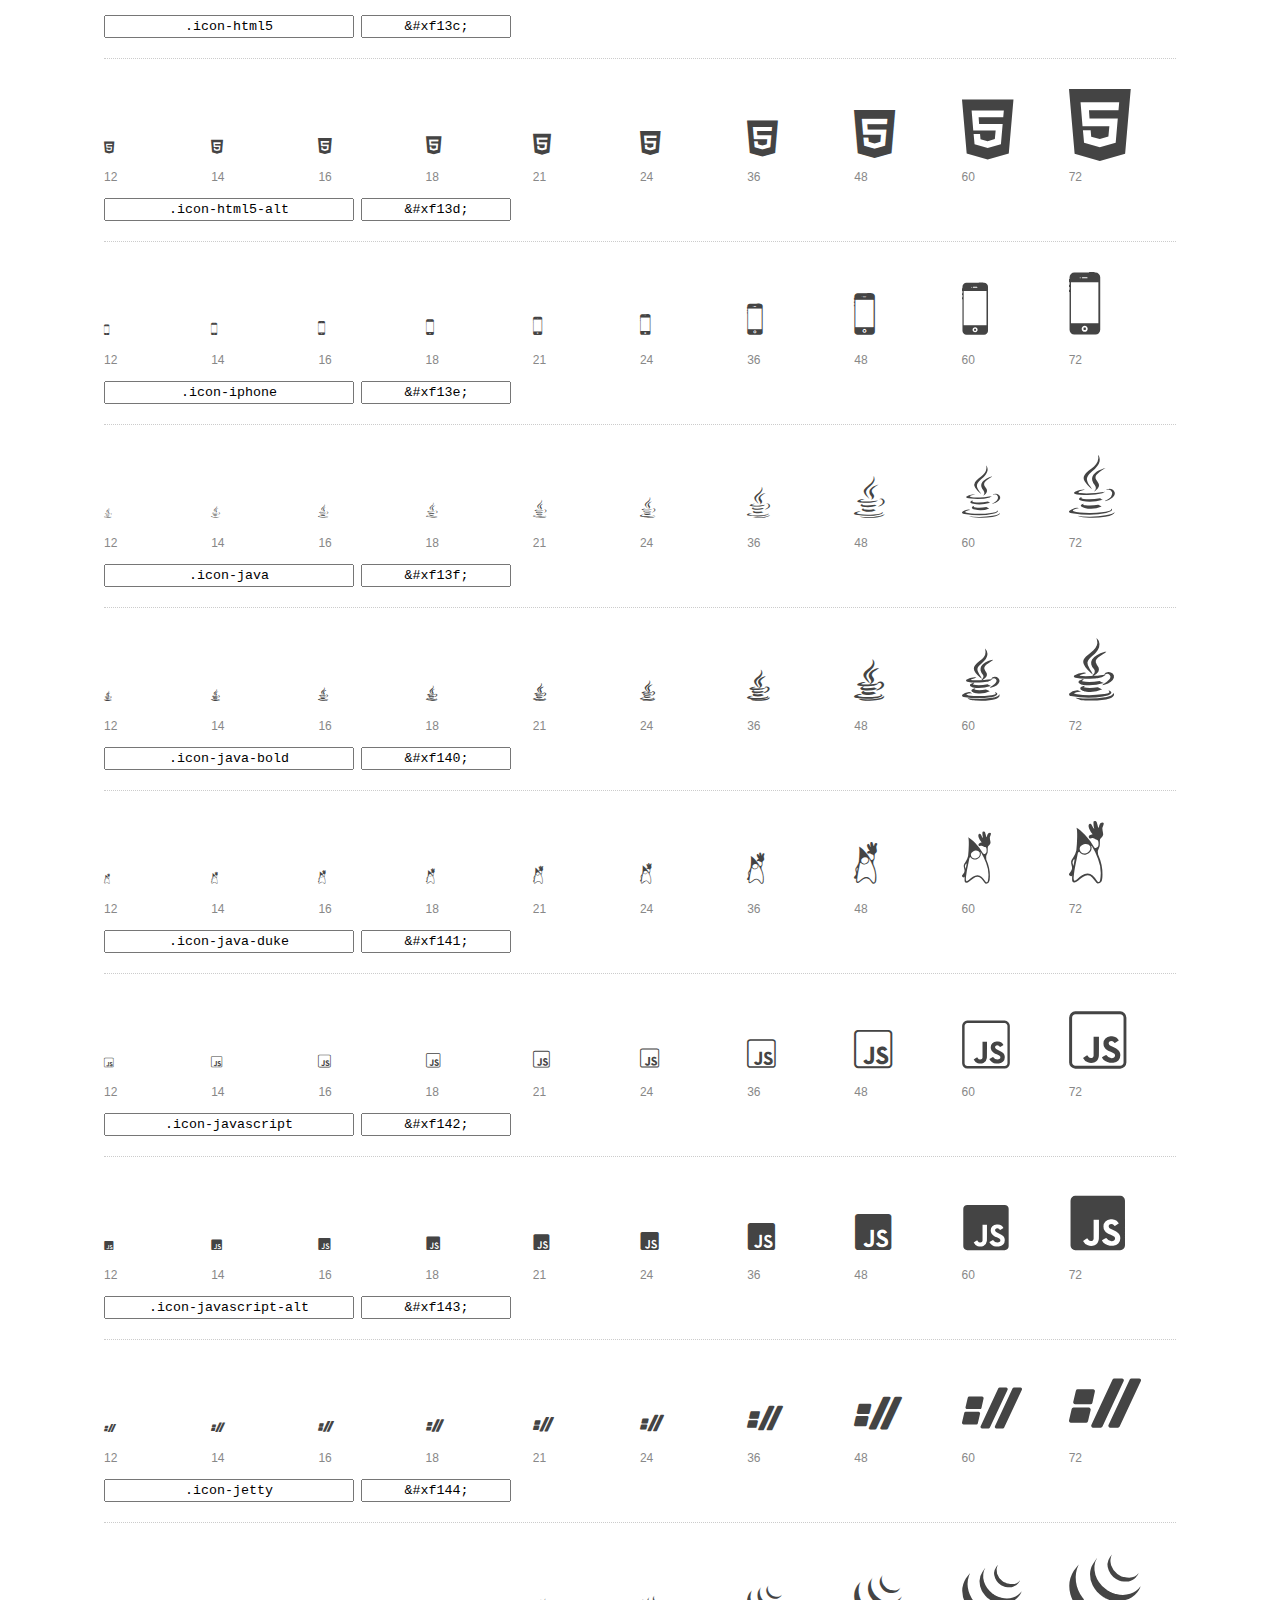
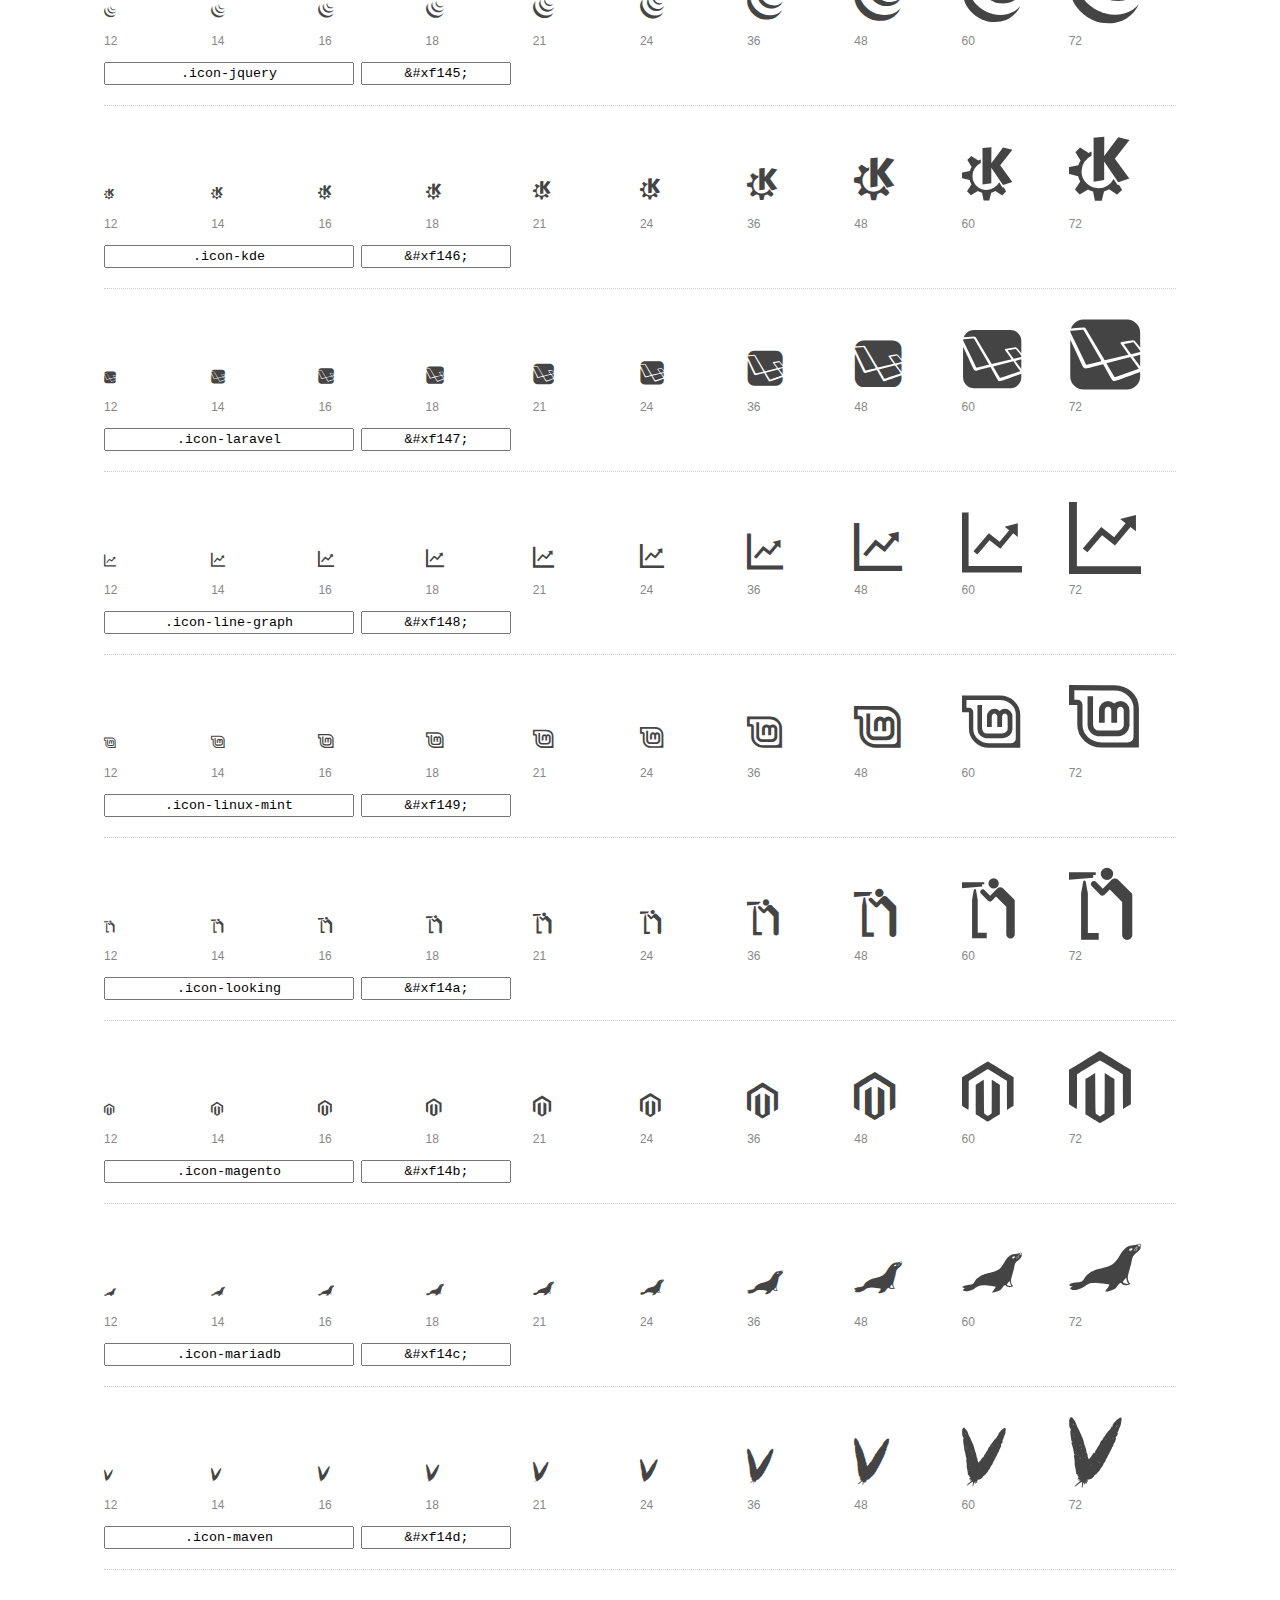
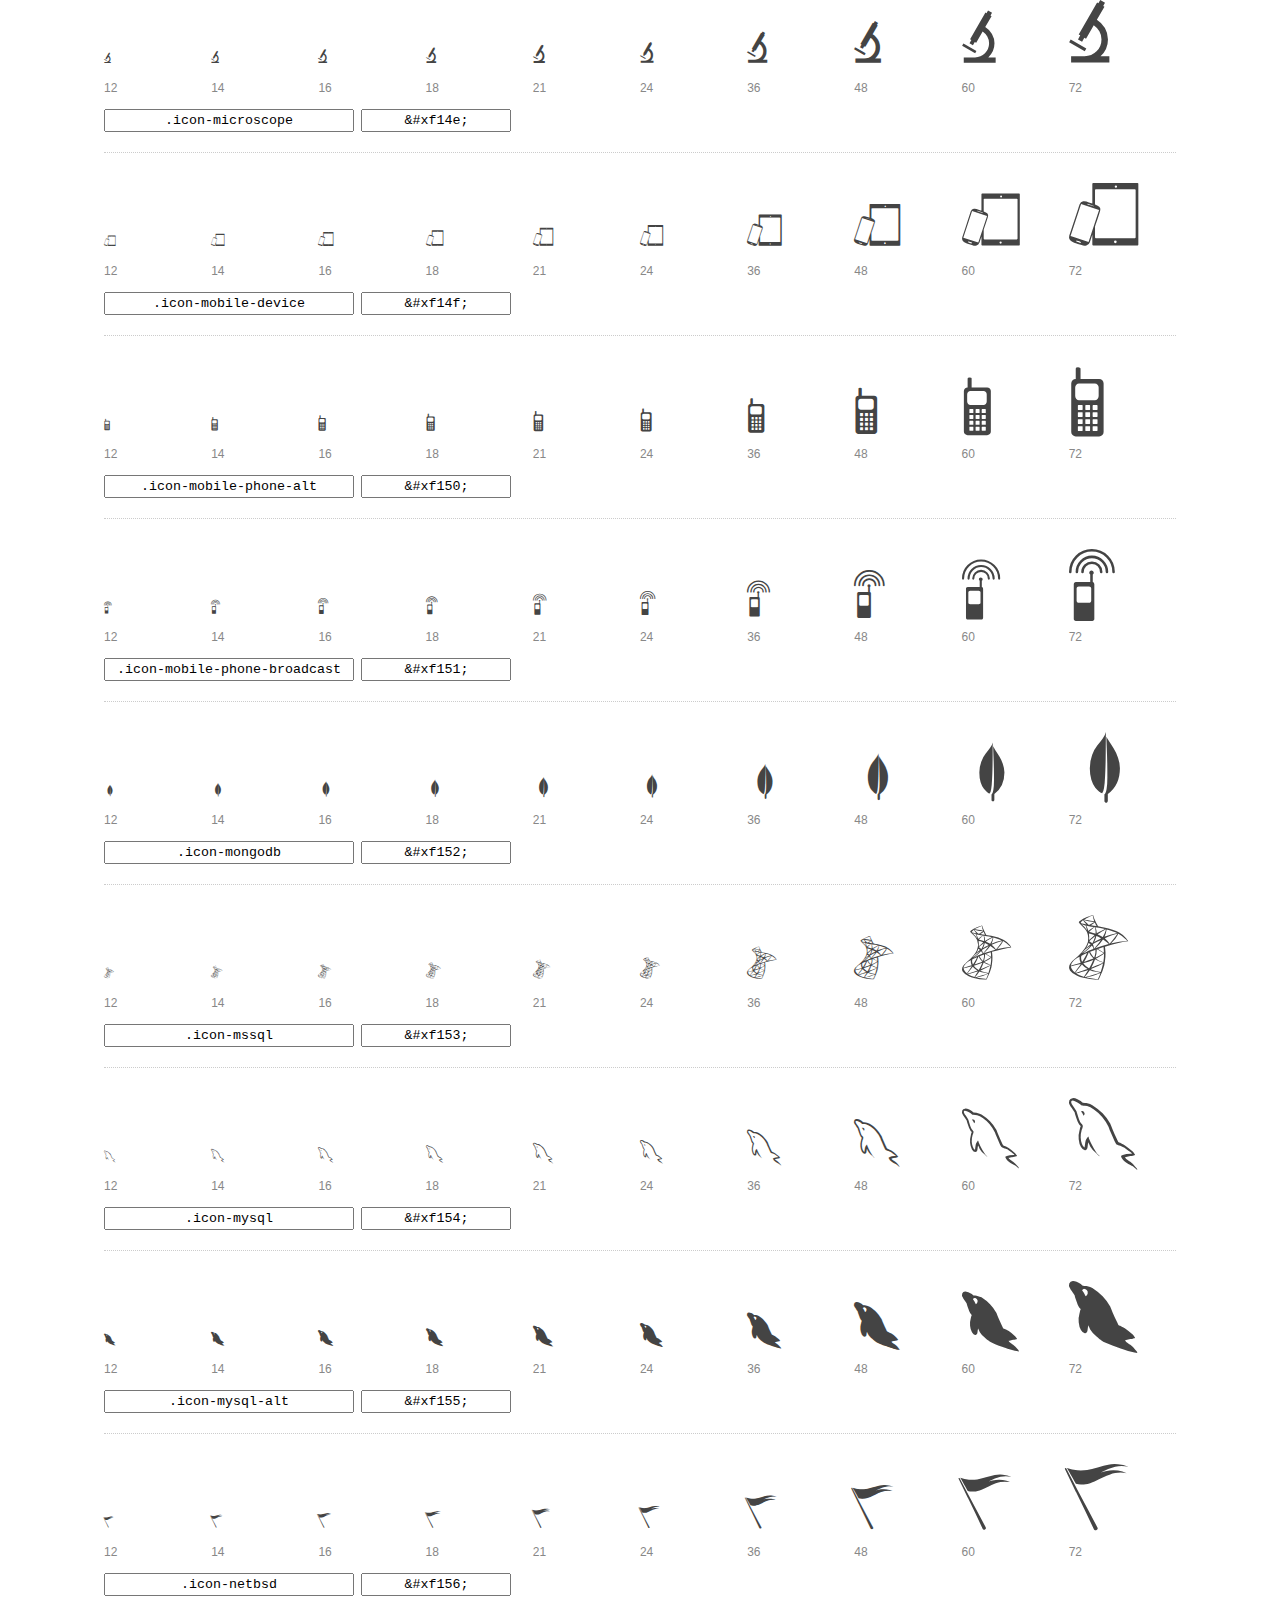
<file: font-mfizz/preview.html>
<!DOCTYPE html>
<html>
  <head>
    <title>font-mfizz glyphs preview</title>

    <style>
      /* Page Styles */

      * {
        -moz-box-sizing: border-box;
        -webkit-box-sizing: border-box;
        box-sizing: border-box;
        margin: 0;
        padding: 0;
      }

      body {
        background: #fff;
        color: #444;
        font: 16px/1.5 "Helvetica Neue", Helvetica, Arial, sans-serif;
      }

      a,
      a:visited {
        color: #888;
        text-decoration: underline;
      }
      a:hover,
      a:focus { color: #000; }

      header {
        border-bottom: 2px solid #ddd;
        margin-bottom: 20px;
        overflow: hidden;
        padding: 20px 0;
      }

      header h1 {
        color: #888;
        float: left;
        font-size: 36px;
        font-weight: 300;
      }

      header a {
        float: right;
        font-size: 14px;
      }

      .container {
        margin: 0 auto;
        max-width: 1200px;
        min-width: 960px;
        padding: 0 40px;
        width: 90%;
      }

      .glyph {
        border-bottom: 1px dotted #ccc;
        padding: 10px 0 20px;
        margin-bottom: 20px;
      }

      .preview-glyphs { vertical-align: bottom; }

      .preview-scale {
        color: #888;
        font-size: 12px;
        margin-top: 5px;
      }

      .step {
        display: inline-block;
        line-height: 1;
        position: relative;
        width: 10%;
      }

      .step .letters,
      .step i {
        -webkit-transition: opacity .3s;
        -moz-transition: opacity .3s;
        -ms-transition: opacity .3s;
        -o-transition: opacity .3s;
        transition: opacity .3s;
      }

      .step:hover .letters { opacity: 1; }
      .step:hover i { opacity: .3; }

      .letters {
        opacity: .3;
        position: absolute;
      }

      .characters-off .letters { display: none; }
      .characters-off .step:hover i { opacity: 1; }

      
      .size-12 { font-size: 12px; }
      
      .size-14 { font-size: 14px; }
      
      .size-16 { font-size: 16px; }
      
      .size-18 { font-size: 18px; }
      
      .size-21 { font-size: 21px; }
      
      .size-24 { font-size: 24px; }
      
      .size-36 { font-size: 36px; }
      
      .size-48 { font-size: 48px; }
      
      .size-60 { font-size: 60px; }
      
      .size-72 { font-size: 72px; }
      

      .usage { margin-top: 10px; }

      .usage input {
        font-family: monospace;
        margin-right: 3px;
        padding: 2px 5px;
        text-align: center;
      }

      .usage .point { width: 150px; }

      .usage .class { width: 250px; }

      footer {
        color: #888;
        font-size: 12px;
        padding: 20px 0;
      }

      /* Icon Font: font-mfizz */

      @font-face {
  font-family: "font-mfizz";
  src: url("./font-mfizz.eot");
  src: url("./font-mfizz.eot?#iefix") format("embedded-opentype"),
       url("./font-mfizz.woff") format("woff"),
       url("./font-mfizz.ttf") format("truetype"),
       url("./font-mfizz.svg#font-mfizz") format("svg");
  font-weight: normal;
  font-style: normal;
}

@media screen and (-webkit-min-device-pixel-ratio:0) {
  @font-face {
    font-family: "font-mfizz";
    src: url("./font-mfizz.svg#font-mfizz") format("svg");
  }
}

      [data-icon]:before { content: attr(data-icon); }

      [data-icon]:before,
      .icon-3dprint:before,
.icon-alpinelinux:before,
.icon-angular:before,
.icon-angular-alt:before,
.icon-antenna:before,
.icon-apache:before,
.icon-archlinux:before,
.icon-aws:before,
.icon-azure:before,
.icon-backbone:before,
.icon-blackberry:before,
.icon-bomb:before,
.icon-bootstrap:before,
.icon-c:before,
.icon-cassandra:before,
.icon-centos:before,
.icon-clojure:before,
.icon-codeigniter:before,
.icon-codepen:before,
.icon-coffee-bean:before,
.icon-cplusplus:before,
.icon-csharp:before,
.icon-css:before,
.icon-css3:before,
.icon-css3-alt:before,
.icon-d3:before,
.icon-database:before,
.icon-database-alt:before,
.icon-database-alt2:before,
.icon-debian:before,
.icon-docker:before,
.icon-dreamhost:before,
.icon-elixir:before,
.icon-elm:before,
.icon-erlang:before,
.icon-exherbo:before,
.icon-fedora:before,
.icon-fire-alt:before,
.icon-freebsd:before,
.icon-freecodecamp:before,
.icon-gentoo:before,
.icon-ghost:before,
.icon-git:before,
.icon-gnome:before,
.icon-go:before,
.icon-go-alt:before,
.icon-google:before,
.icon-google-alt:before,
.icon-google-code:before,
.icon-google-developers:before,
.icon-gradle:before,
.icon-grails:before,
.icon-grails-alt:before,
.icon-grunt:before,
.icon-gulp:before,
.icon-gulp-alt:before,
.icon-hadoop:before,
.icon-haskell:before,
.icon-heroku:before,
.icon-html:before,
.icon-html5:before,
.icon-html5-alt:before,
.icon-iphone:before,
.icon-java:before,
.icon-java-bold:before,
.icon-java-duke:before,
.icon-javascript:before,
.icon-javascript-alt:before,
.icon-jetty:before,
.icon-jquery:before,
.icon-kde:before,
.icon-laravel:before,
.icon-line-graph:before,
.icon-linux-mint:before,
.icon-looking:before,
.icon-magento:before,
.icon-mariadb:before,
.icon-maven:before,
.icon-microscope:before,
.icon-mobile-device:before,
.icon-mobile-phone-alt:before,
.icon-mobile-phone-broadcast:before,
.icon-mongodb:before,
.icon-mssql:before,
.icon-mysql:before,
.icon-mysql-alt:before,
.icon-netbsd:before,
.icon-nginx:before,
.icon-nginx-alt:before,
.icon-nginx-alt2:before,
.icon-nodejs:before,
.icon-npm:before,
.icon-objc:before,
.icon-openshift:before,
.icon-oracle:before,
.icon-oracle-alt:before,
.icon-osx:before,
.icon-perl:before,
.icon-phone-alt:before,
.icon-phone-gap:before,
.icon-phone-retro:before,
.icon-php:before,
.icon-php-alt:before,
.icon-playframework:before,
.icon-playframework-alt:before,
.icon-plone:before,
.icon-postgres:before,
.icon-postgres-alt:before,
.icon-python:before,
.icon-raspberrypi:before,
.icon-reactjs:before,
.icon-redhat:before,
.icon-redis:before,
.icon-ruby:before,
.icon-ruby-on-rails:before,
.icon-ruby-on-rails-alt:before,
.icon-rust:before,
.icon-sass:before,
.icon-satellite:before,
.icon-scala:before,
.icon-scala-alt:before,
.icon-script:before,
.icon-script-alt:before,
.icon-shell:before,
.icon-sitefinity:before,
.icon-solaris:before,
.icon-splatter:before,
.icon-spring:before,
.icon-suse:before,
.icon-svg:before,
.icon-symfony:before,
.icon-tomcat:before,
.icon-ubuntu:before,
.icon-unity:before,
.icon-wireless:before,
.icon-wordpress:before,
.icon-x11:before {
        display: inline-block;
  font-family: "font-mfizz";
  font-style: normal;
  font-weight: normal;
  font-variant: normal;
  line-height: 1;
  text-decoration: inherit;
  text-rendering: optimizeLegibility;
  text-transform: none;
  -moz-osx-font-smoothing: grayscale;
  -webkit-font-smoothing: antialiased;
  font-smoothing: antialiased;
      }

      .icon-3dprint:before { content: "\f100"; }
.icon-alpinelinux:before { content: "\f101"; }
.icon-angular:before { content: "\f102"; }
.icon-angular-alt:before { content: "\f103"; }
.icon-antenna:before { content: "\f104"; }
.icon-apache:before { content: "\f105"; }
.icon-archlinux:before { content: "\f106"; }
.icon-aws:before { content: "\f107"; }
.icon-azure:before { content: "\f108"; }
.icon-backbone:before { content: "\f109"; }
.icon-blackberry:before { content: "\f10a"; }
.icon-bomb:before { content: "\f10b"; }
.icon-bootstrap:before { content: "\f10c"; }
.icon-c:before { content: "\f10d"; }
.icon-cassandra:before { content: "\f10e"; }
.icon-centos:before { content: "\f10f"; }
.icon-clojure:before { content: "\f110"; }
.icon-codeigniter:before { content: "\f111"; }
.icon-codepen:before { content: "\f112"; }
.icon-coffee-bean:before { content: "\f113"; }
.icon-cplusplus:before { content: "\f114"; }
.icon-csharp:before { content: "\f115"; }
.icon-css:before { content: "\f116"; }
.icon-css3:before { content: "\f117"; }
.icon-css3-alt:before { content: "\f118"; }
.icon-d3:before { content: "\f119"; }
.icon-database:before { content: "\f11a"; }
.icon-database-alt:before { content: "\f11b"; }
.icon-database-alt2:before { content: "\f11c"; }
.icon-debian:before { content: "\f11d"; }
.icon-docker:before { content: "\f11e"; }
.icon-dreamhost:before { content: "\f11f"; }
.icon-elixir:before { content: "\f120"; }
.icon-elm:before { content: "\f121"; }
.icon-erlang:before { content: "\f122"; }
.icon-exherbo:before { content: "\f123"; }
.icon-fedora:before { content: "\f124"; }
.icon-fire-alt:before { content: "\f125"; }
.icon-freebsd:before { content: "\f126"; }
.icon-freecodecamp:before { content: "\f127"; }
.icon-gentoo:before { content: "\f128"; }
.icon-ghost:before { content: "\f129"; }
.icon-git:before { content: "\f12a"; }
.icon-gnome:before { content: "\f12b"; }
.icon-go:before { content: "\f12c"; }
.icon-go-alt:before { content: "\f12d"; }
.icon-google:before { content: "\f12e"; }
.icon-google-alt:before { content: "\f12f"; }
.icon-google-code:before { content: "\f130"; }
.icon-google-developers:before { content: "\f131"; }
.icon-gradle:before { content: "\f132"; }
.icon-grails:before { content: "\f133"; }
.icon-grails-alt:before { content: "\f134"; }
.icon-grunt:before { content: "\f135"; }
.icon-gulp:before { content: "\f136"; }
.icon-gulp-alt:before { content: "\f137"; }
.icon-hadoop:before { content: "\f138"; }
.icon-haskell:before { content: "\f139"; }
.icon-heroku:before { content: "\f13a"; }
.icon-html:before { content: "\f13b"; }
.icon-html5:before { content: "\f13c"; }
.icon-html5-alt:before { content: "\f13d"; }
.icon-iphone:before { content: "\f13e"; }
.icon-java:before { content: "\f13f"; }
.icon-java-bold:before { content: "\f140"; }
.icon-java-duke:before { content: "\f141"; }
.icon-javascript:before { content: "\f142"; }
.icon-javascript-alt:before { content: "\f143"; }
.icon-jetty:before { content: "\f144"; }
.icon-jquery:before { content: "\f145"; }
.icon-kde:before { content: "\f146"; }
.icon-laravel:before { content: "\f147"; }
.icon-line-graph:before { content: "\f148"; }
.icon-linux-mint:before { content: "\f149"; }
.icon-looking:before { content: "\f14a"; }
.icon-magento:before { content: "\f14b"; }
.icon-mariadb:before { content: "\f14c"; }
.icon-maven:before { content: "\f14d"; }
.icon-microscope:before { content: "\f14e"; }
.icon-mobile-device:before { content: "\f14f"; }
.icon-mobile-phone-alt:before { content: "\f150"; }
.icon-mobile-phone-broadcast:before { content: "\f151"; }
.icon-mongodb:before { content: "\f152"; }
.icon-mssql:before { content: "\f153"; }
.icon-mysql:before { content: "\f154"; }
.icon-mysql-alt:before { content: "\f155"; }
.icon-netbsd:before { content: "\f156"; }
.icon-nginx:before { content: "\f157"; }
.icon-nginx-alt:before { content: "\f158"; }
.icon-nginx-alt2:before { content: "\f159"; }
.icon-nodejs:before { content: "\f15a"; }
.icon-npm:before { content: "\f15b"; }
.icon-objc:before { content: "\f15c"; }
.icon-openshift:before { content: "\f15d"; }
.icon-oracle:before { content: "\f15e"; }
.icon-oracle-alt:before { content: "\f15f"; }
.icon-osx:before { content: "\f160"; }
.icon-perl:before { content: "\f161"; }
.icon-phone-alt:before { content: "\f162"; }
.icon-phone-gap:before { content: "\f163"; }
.icon-phone-retro:before { content: "\f164"; }
.icon-php:before { content: "\f165"; }
.icon-php-alt:before { content: "\f166"; }
.icon-playframework:before { content: "\f167"; }
.icon-playframework-alt:before { content: "\f168"; }
.icon-plone:before { content: "\f169"; }
.icon-postgres:before { content: "\f16a"; }
.icon-postgres-alt:before { content: "\f16b"; }
.icon-python:before { content: "\f16c"; }
.icon-raspberrypi:before { content: "\f16d"; }
.icon-reactjs:before { content: "\f16e"; }
.icon-redhat:before { content: "\f16f"; }
.icon-redis:before { content: "\f170"; }
.icon-ruby:before { content: "\f171"; }
.icon-ruby-on-rails:before { content: "\f172"; }
.icon-ruby-on-rails-alt:before { content: "\f173"; }
.icon-rust:before { content: "\f174"; }
.icon-sass:before { content: "\f175"; }
.icon-satellite:before { content: "\f176"; }
.icon-scala:before { content: "\f177"; }
.icon-scala-alt:before { content: "\f178"; }
.icon-script:before { content: "\f179"; }
.icon-script-alt:before { content: "\f17a"; }
.icon-shell:before { content: "\f17b"; }
.icon-sitefinity:before { content: "\f17c"; }
.icon-solaris:before { content: "\f17d"; }
.icon-splatter:before { content: "\f17e"; }
.icon-spring:before { content: "\f17f"; }
.icon-suse:before { content: "\f180"; }
.icon-svg:before { content: "\f181"; }
.icon-symfony:before { content: "\f182"; }
.icon-tomcat:before { content: "\f183"; }
.icon-ubuntu:before { content: "\f184"; }
.icon-unity:before { content: "\f185"; }
.icon-wireless:before { content: "\f186"; }
.icon-wordpress:before { content: "\f187"; }
.icon-x11:before { content: "\f188"; }
    </style>

    <!--[if lte IE 8]><script src="http://html5shiv.googlecode.com/svn/trunk/html5.js"></script><![endif]-->

    <script>
      function toggleCharacters() {
        var body = document.getElementsByTagName('body')[0];
        body.className = body.className === 'characters-off' ? '' : 'characters-off';
      }
    </script>
  </head>

  <body class="characters-off">
    <div id="page" class="container">
      <header>
        <h1>font-mfizz contains 137 glyphs:</h1>
        <a onclick="toggleCharacters(); return false;" href="#">Toggle Preview Characters</a>
      </header>

      
      <div class="glyph">
        <div class="preview-glyphs">
          <span class="step size-12"><span class="letters">Pp</span><i id="icon-3dprint" class="icon-3dprint"></i></span><span class="step size-14"><span class="letters">Pp</span><i id="icon-3dprint" class="icon-3dprint"></i></span><span class="step size-16"><span class="letters">Pp</span><i id="icon-3dprint" class="icon-3dprint"></i></span><span class="step size-18"><span class="letters">Pp</span><i id="icon-3dprint" class="icon-3dprint"></i></span><span class="step size-21"><span class="letters">Pp</span><i id="icon-3dprint" class="icon-3dprint"></i></span><span class="step size-24"><span class="letters">Pp</span><i id="icon-3dprint" class="icon-3dprint"></i></span><span class="step size-36"><span class="letters">Pp</span><i id="icon-3dprint" class="icon-3dprint"></i></span><span class="step size-48"><span class="letters">Pp</span><i id="icon-3dprint" class="icon-3dprint"></i></span><span class="step size-60"><span class="letters">Pp</span><i id="icon-3dprint" class="icon-3dprint"></i></span><span class="step size-72"><span class="letters">Pp</span><i id="icon-3dprint" class="icon-3dprint"></i></span>
        </div>
        <div class="preview-scale">
          <span class="step">12</span><span class="step">14</span><span class="step">16</span><span class="step">18</span><span class="step">21</span><span class="step">24</span><span class="step">36</span><span class="step">48</span><span class="step">60</span><span class="step">72</span>
        </div>
        <div class="usage">
          <input class="class" type="text" readonly="readonly" onClick="this.select();" value=".icon-3dprint" />
          <input class="point" type="text" readonly="readonly" onClick="this.select();" value="&amp;#xf100;" />
        </div>
      </div>
      
      <div class="glyph">
        <div class="preview-glyphs">
          <span class="step size-12"><span class="letters">Pp</span><i id="icon-alpinelinux" class="icon-alpinelinux"></i></span><span class="step size-14"><span class="letters">Pp</span><i id="icon-alpinelinux" class="icon-alpinelinux"></i></span><span class="step size-16"><span class="letters">Pp</span><i id="icon-alpinelinux" class="icon-alpinelinux"></i></span><span class="step size-18"><span class="letters">Pp</span><i id="icon-alpinelinux" class="icon-alpinelinux"></i></span><span class="step size-21"><span class="letters">Pp</span><i id="icon-alpinelinux" class="icon-alpinelinux"></i></span><span class="step size-24"><span class="letters">Pp</span><i id="icon-alpinelinux" class="icon-alpinelinux"></i></span><span class="step size-36"><span class="letters">Pp</span><i id="icon-alpinelinux" class="icon-alpinelinux"></i></span><span class="step size-48"><span class="letters">Pp</span><i id="icon-alpinelinux" class="icon-alpinelinux"></i></span><span class="step size-60"><span class="letters">Pp</span><i id="icon-alpinelinux" class="icon-alpinelinux"></i></span><span class="step size-72"><span class="letters">Pp</span><i id="icon-alpinelinux" class="icon-alpinelinux"></i></span>
        </div>
        <div class="preview-scale">
          <span class="step">12</span><span class="step">14</span><span class="step">16</span><span class="step">18</span><span class="step">21</span><span class="step">24</span><span class="step">36</span><span class="step">48</span><span class="step">60</span><span class="step">72</span>
        </div>
        <div class="usage">
          <input class="class" type="text" readonly="readonly" onClick="this.select();" value=".icon-alpinelinux" />
          <input class="point" type="text" readonly="readonly" onClick="this.select();" value="&amp;#xf101;" />
        </div>
      </div>
      
      <div class="glyph">
        <div class="preview-glyphs">
          <span class="step size-12"><span class="letters">Pp</span><i id="icon-angular" class="icon-angular"></i></span><span class="step size-14"><span class="letters">Pp</span><i id="icon-angular" class="icon-angular"></i></span><span class="step size-16"><span class="letters">Pp</span><i id="icon-angular" class="icon-angular"></i></span><span class="step size-18"><span class="letters">Pp</span><i id="icon-angular" class="icon-angular"></i></span><span class="step size-21"><span class="letters">Pp</span><i id="icon-angular" class="icon-angular"></i></span><span class="step size-24"><span class="letters">Pp</span><i id="icon-angular" class="icon-angular"></i></span><span class="step size-36"><span class="letters">Pp</span><i id="icon-angular" class="icon-angular"></i></span><span class="step size-48"><span class="letters">Pp</span><i id="icon-angular" class="icon-angular"></i></span><span class="step size-60"><span class="letters">Pp</span><i id="icon-angular" class="icon-angular"></i></span><span class="step size-72"><span class="letters">Pp</span><i id="icon-angular" class="icon-angular"></i></span>
        </div>
        <div class="preview-scale">
          <span class="step">12</span><span class="step">14</span><span class="step">16</span><span class="step">18</span><span class="step">21</span><span class="step">24</span><span class="step">36</span><span class="step">48</span><span class="step">60</span><span class="step">72</span>
        </div>
        <div class="usage">
          <input class="class" type="text" readonly="readonly" onClick="this.select();" value=".icon-angular" />
          <input class="point" type="text" readonly="readonly" onClick="this.select();" value="&amp;#xf102;" />
        </div>
      </div>
      
      <div class="glyph">
        <div class="preview-glyphs">
          <span class="step size-12"><span class="letters">Pp</span><i id="icon-angular-alt" class="icon-angular-alt"></i></span><span class="step size-14"><span class="letters">Pp</span><i id="icon-angular-alt" class="icon-angular-alt"></i></span><span class="step size-16"><span class="letters">Pp</span><i id="icon-angular-alt" class="icon-angular-alt"></i></span><span class="step size-18"><span class="letters">Pp</span><i id="icon-angular-alt" class="icon-angular-alt"></i></span><span class="step size-21"><span class="letters">Pp</span><i id="icon-angular-alt" class="icon-angular-alt"></i></span><span class="step size-24"><span class="letters">Pp</span><i id="icon-angular-alt" class="icon-angular-alt"></i></span><span class="step size-36"><span class="letters">Pp</span><i id="icon-angular-alt" class="icon-angular-alt"></i></span><span class="step size-48"><span class="letters">Pp</span><i id="icon-angular-alt" class="icon-angular-alt"></i></span><span class="step size-60"><span class="letters">Pp</span><i id="icon-angular-alt" class="icon-angular-alt"></i></span><span class="step size-72"><span class="letters">Pp</span><i id="icon-angular-alt" class="icon-angular-alt"></i></span>
        </div>
        <div class="preview-scale">
          <span class="step">12</span><span class="step">14</span><span class="step">16</span><span class="step">18</span><span class="step">21</span><span class="step">24</span><span class="step">36</span><span class="step">48</span><span class="step">60</span><span class="step">72</span>
        </div>
        <div class="usage">
          <input class="class" type="text" readonly="readonly" onClick="this.select();" value=".icon-angular-alt" />
          <input class="point" type="text" readonly="readonly" onClick="this.select();" value="&amp;#xf103;" />
        </div>
      </div>
      
      <div class="glyph">
        <div class="preview-glyphs">
          <span class="step size-12"><span class="letters">Pp</span><i id="icon-antenna" class="icon-antenna"></i></span><span class="step size-14"><span class="letters">Pp</span><i id="icon-antenna" class="icon-antenna"></i></span><span class="step size-16"><span class="letters">Pp</span><i id="icon-antenna" class="icon-antenna"></i></span><span class="step size-18"><span class="letters">Pp</span><i id="icon-antenna" class="icon-antenna"></i></span><span class="step size-21"><span class="letters">Pp</span><i id="icon-antenna" class="icon-antenna"></i></span><span class="step size-24"><span class="letters">Pp</span><i id="icon-antenna" class="icon-antenna"></i></span><span class="step size-36"><span class="letters">Pp</span><i id="icon-antenna" class="icon-antenna"></i></span><span class="step size-48"><span class="letters">Pp</span><i id="icon-antenna" class="icon-antenna"></i></span><span class="step size-60"><span class="letters">Pp</span><i id="icon-antenna" class="icon-antenna"></i></span><span class="step size-72"><span class="letters">Pp</span><i id="icon-antenna" class="icon-antenna"></i></span>
        </div>
        <div class="preview-scale">
          <span class="step">12</span><span class="step">14</span><span class="step">16</span><span class="step">18</span><span class="step">21</span><span class="step">24</span><span class="step">36</span><span class="step">48</span><span class="step">60</span><span class="step">72</span>
        </div>
        <div class="usage">
          <input class="class" type="text" readonly="readonly" onClick="this.select();" value=".icon-antenna" />
          <input class="point" type="text" readonly="readonly" onClick="this.select();" value="&amp;#xf104;" />
        </div>
      </div>
      
      <div class="glyph">
        <div class="preview-glyphs">
          <span class="step size-12"><span class="letters">Pp</span><i id="icon-apache" class="icon-apache"></i></span><span class="step size-14"><span class="letters">Pp</span><i id="icon-apache" class="icon-apache"></i></span><span class="step size-16"><span class="letters">Pp</span><i id="icon-apache" class="icon-apache"></i></span><span class="step size-18"><span class="letters">Pp</span><i id="icon-apache" class="icon-apache"></i></span><span class="step size-21"><span class="letters">Pp</span><i id="icon-apache" class="icon-apache"></i></span><span class="step size-24"><span class="letters">Pp</span><i id="icon-apache" class="icon-apache"></i></span><span class="step size-36"><span class="letters">Pp</span><i id="icon-apache" class="icon-apache"></i></span><span class="step size-48"><span class="letters">Pp</span><i id="icon-apache" class="icon-apache"></i></span><span class="step size-60"><span class="letters">Pp</span><i id="icon-apache" class="icon-apache"></i></span><span class="step size-72"><span class="letters">Pp</span><i id="icon-apache" class="icon-apache"></i></span>
        </div>
        <div class="preview-scale">
          <span class="step">12</span><span class="step">14</span><span class="step">16</span><span class="step">18</span><span class="step">21</span><span class="step">24</span><span class="step">36</span><span class="step">48</span><span class="step">60</span><span class="step">72</span>
        </div>
        <div class="usage">
          <input class="class" type="text" readonly="readonly" onClick="this.select();" value=".icon-apache" />
          <input class="point" type="text" readonly="readonly" onClick="this.select();" value="&amp;#xf105;" />
        </div>
      </div>
      
      <div class="glyph">
        <div class="preview-glyphs">
          <span class="step size-12"><span class="letters">Pp</span><i id="icon-archlinux" class="icon-archlinux"></i></span><span class="step size-14"><span class="letters">Pp</span><i id="icon-archlinux" class="icon-archlinux"></i></span><span class="step size-16"><span class="letters">Pp</span><i id="icon-archlinux" class="icon-archlinux"></i></span><span class="step size-18"><span class="letters">Pp</span><i id="icon-archlinux" class="icon-archlinux"></i></span><span class="step size-21"><span class="letters">Pp</span><i id="icon-archlinux" class="icon-archlinux"></i></span><span class="step size-24"><span class="letters">Pp</span><i id="icon-archlinux" class="icon-archlinux"></i></span><span class="step size-36"><span class="letters">Pp</span><i id="icon-archlinux" class="icon-archlinux"></i></span><span class="step size-48"><span class="letters">Pp</span><i id="icon-archlinux" class="icon-archlinux"></i></span><span class="step size-60"><span class="letters">Pp</span><i id="icon-archlinux" class="icon-archlinux"></i></span><span class="step size-72"><span class="letters">Pp</span><i id="icon-archlinux" class="icon-archlinux"></i></span>
        </div>
        <div class="preview-scale">
          <span class="step">12</span><span class="step">14</span><span class="step">16</span><span class="step">18</span><span class="step">21</span><span class="step">24</span><span class="step">36</span><span class="step">48</span><span class="step">60</span><span class="step">72</span>
        </div>
        <div class="usage">
          <input class="class" type="text" readonly="readonly" onClick="this.select();" value=".icon-archlinux" />
          <input class="point" type="text" readonly="readonly" onClick="this.select();" value="&amp;#xf106;" />
        </div>
      </div>
      
      <div class="glyph">
        <div class="preview-glyphs">
          <span class="step size-12"><span class="letters">Pp</span><i id="icon-aws" class="icon-aws"></i></span><span class="step size-14"><span class="letters">Pp</span><i id="icon-aws" class="icon-aws"></i></span><span class="step size-16"><span class="letters">Pp</span><i id="icon-aws" class="icon-aws"></i></span><span class="step size-18"><span class="letters">Pp</span><i id="icon-aws" class="icon-aws"></i></span><span class="step size-21"><span class="letters">Pp</span><i id="icon-aws" class="icon-aws"></i></span><span class="step size-24"><span class="letters">Pp</span><i id="icon-aws" class="icon-aws"></i></span><span class="step size-36"><span class="letters">Pp</span><i id="icon-aws" class="icon-aws"></i></span><span class="step size-48"><span class="letters">Pp</span><i id="icon-aws" class="icon-aws"></i></span><span class="step size-60"><span class="letters">Pp</span><i id="icon-aws" class="icon-aws"></i></span><span class="step size-72"><span class="letters">Pp</span><i id="icon-aws" class="icon-aws"></i></span>
        </div>
        <div class="preview-scale">
          <span class="step">12</span><span class="step">14</span><span class="step">16</span><span class="step">18</span><span class="step">21</span><span class="step">24</span><span class="step">36</span><span class="step">48</span><span class="step">60</span><span class="step">72</span>
        </div>
        <div class="usage">
          <input class="class" type="text" readonly="readonly" onClick="this.select();" value=".icon-aws" />
          <input class="point" type="text" readonly="readonly" onClick="this.select();" value="&amp;#xf107;" />
        </div>
      </div>
      
      <div class="glyph">
        <div class="preview-glyphs">
          <span class="step size-12"><span class="letters">Pp</span><i id="icon-azure" class="icon-azure"></i></span><span class="step size-14"><span class="letters">Pp</span><i id="icon-azure" class="icon-azure"></i></span><span class="step size-16"><span class="letters">Pp</span><i id="icon-azure" class="icon-azure"></i></span><span class="step size-18"><span class="letters">Pp</span><i id="icon-azure" class="icon-azure"></i></span><span class="step size-21"><span class="letters">Pp</span><i id="icon-azure" class="icon-azure"></i></span><span class="step size-24"><span class="letters">Pp</span><i id="icon-azure" class="icon-azure"></i></span><span class="step size-36"><span class="letters">Pp</span><i id="icon-azure" class="icon-azure"></i></span><span class="step size-48"><span class="letters">Pp</span><i id="icon-azure" class="icon-azure"></i></span><span class="step size-60"><span class="letters">Pp</span><i id="icon-azure" class="icon-azure"></i></span><span class="step size-72"><span class="letters">Pp</span><i id="icon-azure" class="icon-azure"></i></span>
        </div>
        <div class="preview-scale">
          <span class="step">12</span><span class="step">14</span><span class="step">16</span><span class="step">18</span><span class="step">21</span><span class="step">24</span><span class="step">36</span><span class="step">48</span><span class="step">60</span><span class="step">72</span>
        </div>
        <div class="usage">
          <input class="class" type="text" readonly="readonly" onClick="this.select();" value=".icon-azure" />
          <input class="point" type="text" readonly="readonly" onClick="this.select();" value="&amp;#xf108;" />
        </div>
      </div>
      
      <div class="glyph">
        <div class="preview-glyphs">
          <span class="step size-12"><span class="letters">Pp</span><i id="icon-backbone" class="icon-backbone"></i></span><span class="step size-14"><span class="letters">Pp</span><i id="icon-backbone" class="icon-backbone"></i></span><span class="step size-16"><span class="letters">Pp</span><i id="icon-backbone" class="icon-backbone"></i></span><span class="step size-18"><span class="letters">Pp</span><i id="icon-backbone" class="icon-backbone"></i></span><span class="step size-21"><span class="letters">Pp</span><i id="icon-backbone" class="icon-backbone"></i></span><span class="step size-24"><span class="letters">Pp</span><i id="icon-backbone" class="icon-backbone"></i></span><span class="step size-36"><span class="letters">Pp</span><i id="icon-backbone" class="icon-backbone"></i></span><span class="step size-48"><span class="letters">Pp</span><i id="icon-backbone" class="icon-backbone"></i></span><span class="step size-60"><span class="letters">Pp</span><i id="icon-backbone" class="icon-backbone"></i></span><span class="step size-72"><span class="letters">Pp</span><i id="icon-backbone" class="icon-backbone"></i></span>
        </div>
        <div class="preview-scale">
          <span class="step">12</span><span class="step">14</span><span class="step">16</span><span class="step">18</span><span class="step">21</span><span class="step">24</span><span class="step">36</span><span class="step">48</span><span class="step">60</span><span class="step">72</span>
        </div>
        <div class="usage">
          <input class="class" type="text" readonly="readonly" onClick="this.select();" value=".icon-backbone" />
          <input class="point" type="text" readonly="readonly" onClick="this.select();" value="&amp;#xf109;" />
        </div>
      </div>
      
      <div class="glyph">
        <div class="preview-glyphs">
          <span class="step size-12"><span class="letters">Pp</span><i id="icon-blackberry" class="icon-blackberry"></i></span><span class="step size-14"><span class="letters">Pp</span><i id="icon-blackberry" class="icon-blackberry"></i></span><span class="step size-16"><span class="letters">Pp</span><i id="icon-blackberry" class="icon-blackberry"></i></span><span class="step size-18"><span class="letters">Pp</span><i id="icon-blackberry" class="icon-blackberry"></i></span><span class="step size-21"><span class="letters">Pp</span><i id="icon-blackberry" class="icon-blackberry"></i></span><span class="step size-24"><span class="letters">Pp</span><i id="icon-blackberry" class="icon-blackberry"></i></span><span class="step size-36"><span class="letters">Pp</span><i id="icon-blackberry" class="icon-blackberry"></i></span><span class="step size-48"><span class="letters">Pp</span><i id="icon-blackberry" class="icon-blackberry"></i></span><span class="step size-60"><span class="letters">Pp</span><i id="icon-blackberry" class="icon-blackberry"></i></span><span class="step size-72"><span class="letters">Pp</span><i id="icon-blackberry" class="icon-blackberry"></i></span>
        </div>
        <div class="preview-scale">
          <span class="step">12</span><span class="step">14</span><span class="step">16</span><span class="step">18</span><span class="step">21</span><span class="step">24</span><span class="step">36</span><span class="step">48</span><span class="step">60</span><span class="step">72</span>
        </div>
        <div class="usage">
          <input class="class" type="text" readonly="readonly" onClick="this.select();" value=".icon-blackberry" />
          <input class="point" type="text" readonly="readonly" onClick="this.select();" value="&amp;#xf10a;" />
        </div>
      </div>
      
      <div class="glyph">
        <div class="preview-glyphs">
          <span class="step size-12"><span class="letters">Pp</span><i id="icon-bomb" class="icon-bomb"></i></span><span class="step size-14"><span class="letters">Pp</span><i id="icon-bomb" class="icon-bomb"></i></span><span class="step size-16"><span class="letters">Pp</span><i id="icon-bomb" class="icon-bomb"></i></span><span class="step size-18"><span class="letters">Pp</span><i id="icon-bomb" class="icon-bomb"></i></span><span class="step size-21"><span class="letters">Pp</span><i id="icon-bomb" class="icon-bomb"></i></span><span class="step size-24"><span class="letters">Pp</span><i id="icon-bomb" class="icon-bomb"></i></span><span class="step size-36"><span class="letters">Pp</span><i id="icon-bomb" class="icon-bomb"></i></span><span class="step size-48"><span class="letters">Pp</span><i id="icon-bomb" class="icon-bomb"></i></span><span class="step size-60"><span class="letters">Pp</span><i id="icon-bomb" class="icon-bomb"></i></span><span class="step size-72"><span class="letters">Pp</span><i id="icon-bomb" class="icon-bomb"></i></span>
        </div>
        <div class="preview-scale">
          <span class="step">12</span><span class="step">14</span><span class="step">16</span><span class="step">18</span><span class="step">21</span><span class="step">24</span><span class="step">36</span><span class="step">48</span><span class="step">60</span><span class="step">72</span>
        </div>
        <div class="usage">
          <input class="class" type="text" readonly="readonly" onClick="this.select();" value=".icon-bomb" />
          <input class="point" type="text" readonly="readonly" onClick="this.select();" value="&amp;#xf10b;" />
        </div>
      </div>
      
      <div class="glyph">
        <div class="preview-glyphs">
          <span class="step size-12"><span class="letters">Pp</span><i id="icon-bootstrap" class="icon-bootstrap"></i></span><span class="step size-14"><span class="letters">Pp</span><i id="icon-bootstrap" class="icon-bootstrap"></i></span><span class="step size-16"><span class="letters">Pp</span><i id="icon-bootstrap" class="icon-bootstrap"></i></span><span class="step size-18"><span class="letters">Pp</span><i id="icon-bootstrap" class="icon-bootstrap"></i></span><span class="step size-21"><span class="letters">Pp</span><i id="icon-bootstrap" class="icon-bootstrap"></i></span><span class="step size-24"><span class="letters">Pp</span><i id="icon-bootstrap" class="icon-bootstrap"></i></span><span class="step size-36"><span class="letters">Pp</span><i id="icon-bootstrap" class="icon-bootstrap"></i></span><span class="step size-48"><span class="letters">Pp</span><i id="icon-bootstrap" class="icon-bootstrap"></i></span><span class="step size-60"><span class="letters">Pp</span><i id="icon-bootstrap" class="icon-bootstrap"></i></span><span class="step size-72"><span class="letters">Pp</span><i id="icon-bootstrap" class="icon-bootstrap"></i></span>
        </div>
        <div class="preview-scale">
          <span class="step">12</span><span class="step">14</span><span class="step">16</span><span class="step">18</span><span class="step">21</span><span class="step">24</span><span class="step">36</span><span class="step">48</span><span class="step">60</span><span class="step">72</span>
        </div>
        <div class="usage">
          <input class="class" type="text" readonly="readonly" onClick="this.select();" value=".icon-bootstrap" />
          <input class="point" type="text" readonly="readonly" onClick="this.select();" value="&amp;#xf10c;" />
        </div>
      </div>
      
      <div class="glyph">
        <div class="preview-glyphs">
          <span class="step size-12"><span class="letters">Pp</span><i id="icon-c" class="icon-c"></i></span><span class="step size-14"><span class="letters">Pp</span><i id="icon-c" class="icon-c"></i></span><span class="step size-16"><span class="letters">Pp</span><i id="icon-c" class="icon-c"></i></span><span class="step size-18"><span class="letters">Pp</span><i id="icon-c" class="icon-c"></i></span><span class="step size-21"><span class="letters">Pp</span><i id="icon-c" class="icon-c"></i></span><span class="step size-24"><span class="letters">Pp</span><i id="icon-c" class="icon-c"></i></span><span class="step size-36"><span class="letters">Pp</span><i id="icon-c" class="icon-c"></i></span><span class="step size-48"><span class="letters">Pp</span><i id="icon-c" class="icon-c"></i></span><span class="step size-60"><span class="letters">Pp</span><i id="icon-c" class="icon-c"></i></span><span class="step size-72"><span class="letters">Pp</span><i id="icon-c" class="icon-c"></i></span>
        </div>
        <div class="preview-scale">
          <span class="step">12</span><span class="step">14</span><span class="step">16</span><span class="step">18</span><span class="step">21</span><span class="step">24</span><span class="step">36</span><span class="step">48</span><span class="step">60</span><span class="step">72</span>
        </div>
        <div class="usage">
          <input class="class" type="text" readonly="readonly" onClick="this.select();" value=".icon-c" />
          <input class="point" type="text" readonly="readonly" onClick="this.select();" value="&amp;#xf10d;" />
        </div>
      </div>
      
      <div class="glyph">
        <div class="preview-glyphs">
          <span class="step size-12"><span class="letters">Pp</span><i id="icon-cassandra" class="icon-cassandra"></i></span><span class="step size-14"><span class="letters">Pp</span><i id="icon-cassandra" class="icon-cassandra"></i></span><span class="step size-16"><span class="letters">Pp</span><i id="icon-cassandra" class="icon-cassandra"></i></span><span class="step size-18"><span class="letters">Pp</span><i id="icon-cassandra" class="icon-cassandra"></i></span><span class="step size-21"><span class="letters">Pp</span><i id="icon-cassandra" class="icon-cassandra"></i></span><span class="step size-24"><span class="letters">Pp</span><i id="icon-cassandra" class="icon-cassandra"></i></span><span class="step size-36"><span class="letters">Pp</span><i id="icon-cassandra" class="icon-cassandra"></i></span><span class="step size-48"><span class="letters">Pp</span><i id="icon-cassandra" class="icon-cassandra"></i></span><span class="step size-60"><span class="letters">Pp</span><i id="icon-cassandra" class="icon-cassandra"></i></span><span class="step size-72"><span class="letters">Pp</span><i id="icon-cassandra" class="icon-cassandra"></i></span>
        </div>
        <div class="preview-scale">
          <span class="step">12</span><span class="step">14</span><span class="step">16</span><span class="step">18</span><span class="step">21</span><span class="step">24</span><span class="step">36</span><span class="step">48</span><span class="step">60</span><span class="step">72</span>
        </div>
        <div class="usage">
          <input class="class" type="text" readonly="readonly" onClick="this.select();" value=".icon-cassandra" />
          <input class="point" type="text" readonly="readonly" onClick="this.select();" value="&amp;#xf10e;" />
        </div>
      </div>
      
      <div class="glyph">
        <div class="preview-glyphs">
          <span class="step size-12"><span class="letters">Pp</span><i id="icon-centos" class="icon-centos"></i></span><span class="step size-14"><span class="letters">Pp</span><i id="icon-centos" class="icon-centos"></i></span><span class="step size-16"><span class="letters">Pp</span><i id="icon-centos" class="icon-centos"></i></span><span class="step size-18"><span class="letters">Pp</span><i id="icon-centos" class="icon-centos"></i></span><span class="step size-21"><span class="letters">Pp</span><i id="icon-centos" class="icon-centos"></i></span><span class="step size-24"><span class="letters">Pp</span><i id="icon-centos" class="icon-centos"></i></span><span class="step size-36"><span class="letters">Pp</span><i id="icon-centos" class="icon-centos"></i></span><span class="step size-48"><span class="letters">Pp</span><i id="icon-centos" class="icon-centos"></i></span><span class="step size-60"><span class="letters">Pp</span><i id="icon-centos" class="icon-centos"></i></span><span class="step size-72"><span class="letters">Pp</span><i id="icon-centos" class="icon-centos"></i></span>
        </div>
        <div class="preview-scale">
          <span class="step">12</span><span class="step">14</span><span class="step">16</span><span class="step">18</span><span class="step">21</span><span class="step">24</span><span class="step">36</span><span class="step">48</span><span class="step">60</span><span class="step">72</span>
        </div>
        <div class="usage">
          <input class="class" type="text" readonly="readonly" onClick="this.select();" value=".icon-centos" />
          <input class="point" type="text" readonly="readonly" onClick="this.select();" value="&amp;#xf10f;" />
        </div>
      </div>
      
      <div class="glyph">
        <div class="preview-glyphs">
          <span class="step size-12"><span class="letters">Pp</span><i id="icon-clojure" class="icon-clojure"></i></span><span class="step size-14"><span class="letters">Pp</span><i id="icon-clojure" class="icon-clojure"></i></span><span class="step size-16"><span class="letters">Pp</span><i id="icon-clojure" class="icon-clojure"></i></span><span class="step size-18"><span class="letters">Pp</span><i id="icon-clojure" class="icon-clojure"></i></span><span class="step size-21"><span class="letters">Pp</span><i id="icon-clojure" class="icon-clojure"></i></span><span class="step size-24"><span class="letters">Pp</span><i id="icon-clojure" class="icon-clojure"></i></span><span class="step size-36"><span class="letters">Pp</span><i id="icon-clojure" class="icon-clojure"></i></span><span class="step size-48"><span class="letters">Pp</span><i id="icon-clojure" class="icon-clojure"></i></span><span class="step size-60"><span class="letters">Pp</span><i id="icon-clojure" class="icon-clojure"></i></span><span class="step size-72"><span class="letters">Pp</span><i id="icon-clojure" class="icon-clojure"></i></span>
        </div>
        <div class="preview-scale">
          <span class="step">12</span><span class="step">14</span><span class="step">16</span><span class="step">18</span><span class="step">21</span><span class="step">24</span><span class="step">36</span><span class="step">48</span><span class="step">60</span><span class="step">72</span>
        </div>
        <div class="usage">
          <input class="class" type="text" readonly="readonly" onClick="this.select();" value=".icon-clojure" />
          <input class="point" type="text" readonly="readonly" onClick="this.select();" value="&amp;#xf110;" />
        </div>
      </div>
      
      <div class="glyph">
        <div class="preview-glyphs">
          <span class="step size-12"><span class="letters">Pp</span><i id="icon-codeigniter" class="icon-codeigniter"></i></span><span class="step size-14"><span class="letters">Pp</span><i id="icon-codeigniter" class="icon-codeigniter"></i></span><span class="step size-16"><span class="letters">Pp</span><i id="icon-codeigniter" class="icon-codeigniter"></i></span><span class="step size-18"><span class="letters">Pp</span><i id="icon-codeigniter" class="icon-codeigniter"></i></span><span class="step size-21"><span class="letters">Pp</span><i id="icon-codeigniter" class="icon-codeigniter"></i></span><span class="step size-24"><span class="letters">Pp</span><i id="icon-codeigniter" class="icon-codeigniter"></i></span><span class="step size-36"><span class="letters">Pp</span><i id="icon-codeigniter" class="icon-codeigniter"></i></span><span class="step size-48"><span class="letters">Pp</span><i id="icon-codeigniter" class="icon-codeigniter"></i></span><span class="step size-60"><span class="letters">Pp</span><i id="icon-codeigniter" class="icon-codeigniter"></i></span><span class="step size-72"><span class="letters">Pp</span><i id="icon-codeigniter" class="icon-codeigniter"></i></span>
        </div>
        <div class="preview-scale">
          <span class="step">12</span><span class="step">14</span><span class="step">16</span><span class="step">18</span><span class="step">21</span><span class="step">24</span><span class="step">36</span><span class="step">48</span><span class="step">60</span><span class="step">72</span>
        </div>
        <div class="usage">
          <input class="class" type="text" readonly="readonly" onClick="this.select();" value=".icon-codeigniter" />
          <input class="point" type="text" readonly="readonly" onClick="this.select();" value="&amp;#xf111;" />
        </div>
      </div>
      
      <div class="glyph">
        <div class="preview-glyphs">
          <span class="step size-12"><span class="letters">Pp</span><i id="icon-codepen" class="icon-codepen"></i></span><span class="step size-14"><span class="letters">Pp</span><i id="icon-codepen" class="icon-codepen"></i></span><span class="step size-16"><span class="letters">Pp</span><i id="icon-codepen" class="icon-codepen"></i></span><span class="step size-18"><span class="letters">Pp</span><i id="icon-codepen" class="icon-codepen"></i></span><span class="step size-21"><span class="letters">Pp</span><i id="icon-codepen" class="icon-codepen"></i></span><span class="step size-24"><span class="letters">Pp</span><i id="icon-codepen" class="icon-codepen"></i></span><span class="step size-36"><span class="letters">Pp</span><i id="icon-codepen" class="icon-codepen"></i></span><span class="step size-48"><span class="letters">Pp</span><i id="icon-codepen" class="icon-codepen"></i></span><span class="step size-60"><span class="letters">Pp</span><i id="icon-codepen" class="icon-codepen"></i></span><span class="step size-72"><span class="letters">Pp</span><i id="icon-codepen" class="icon-codepen"></i></span>
        </div>
        <div class="preview-scale">
          <span class="step">12</span><span class="step">14</span><span class="step">16</span><span class="step">18</span><span class="step">21</span><span class="step">24</span><span class="step">36</span><span class="step">48</span><span class="step">60</span><span class="step">72</span>
        </div>
        <div class="usage">
          <input class="class" type="text" readonly="readonly" onClick="this.select();" value=".icon-codepen" />
          <input class="point" type="text" readonly="readonly" onClick="this.select();" value="&amp;#xf112;" />
        </div>
      </div>
      
      <div class="glyph">
        <div class="preview-glyphs">
          <span class="step size-12"><span class="letters">Pp</span><i id="icon-coffee-bean" class="icon-coffee-bean"></i></span><span class="step size-14"><span class="letters">Pp</span><i id="icon-coffee-bean" class="icon-coffee-bean"></i></span><span class="step size-16"><span class="letters">Pp</span><i id="icon-coffee-bean" class="icon-coffee-bean"></i></span><span class="step size-18"><span class="letters">Pp</span><i id="icon-coffee-bean" class="icon-coffee-bean"></i></span><span class="step size-21"><span class="letters">Pp</span><i id="icon-coffee-bean" class="icon-coffee-bean"></i></span><span class="step size-24"><span class="letters">Pp</span><i id="icon-coffee-bean" class="icon-coffee-bean"></i></span><span class="step size-36"><span class="letters">Pp</span><i id="icon-coffee-bean" class="icon-coffee-bean"></i></span><span class="step size-48"><span class="letters">Pp</span><i id="icon-coffee-bean" class="icon-coffee-bean"></i></span><span class="step size-60"><span class="letters">Pp</span><i id="icon-coffee-bean" class="icon-coffee-bean"></i></span><span class="step size-72"><span class="letters">Pp</span><i id="icon-coffee-bean" class="icon-coffee-bean"></i></span>
        </div>
        <div class="preview-scale">
          <span class="step">12</span><span class="step">14</span><span class="step">16</span><span class="step">18</span><span class="step">21</span><span class="step">24</span><span class="step">36</span><span class="step">48</span><span class="step">60</span><span class="step">72</span>
        </div>
        <div class="usage">
          <input class="class" type="text" readonly="readonly" onClick="this.select();" value=".icon-coffee-bean" />
          <input class="point" type="text" readonly="readonly" onClick="this.select();" value="&amp;#xf113;" />
        </div>
      </div>
      
      <div class="glyph">
        <div class="preview-glyphs">
          <span class="step size-12"><span class="letters">Pp</span><i id="icon-cplusplus" class="icon-cplusplus"></i></span><span class="step size-14"><span class="letters">Pp</span><i id="icon-cplusplus" class="icon-cplusplus"></i></span><span class="step size-16"><span class="letters">Pp</span><i id="icon-cplusplus" class="icon-cplusplus"></i></span><span class="step size-18"><span class="letters">Pp</span><i id="icon-cplusplus" class="icon-cplusplus"></i></span><span class="step size-21"><span class="letters">Pp</span><i id="icon-cplusplus" class="icon-cplusplus"></i></span><span class="step size-24"><span class="letters">Pp</span><i id="icon-cplusplus" class="icon-cplusplus"></i></span><span class="step size-36"><span class="letters">Pp</span><i id="icon-cplusplus" class="icon-cplusplus"></i></span><span class="step size-48"><span class="letters">Pp</span><i id="icon-cplusplus" class="icon-cplusplus"></i></span><span class="step size-60"><span class="letters">Pp</span><i id="icon-cplusplus" class="icon-cplusplus"></i></span><span class="step size-72"><span class="letters">Pp</span><i id="icon-cplusplus" class="icon-cplusplus"></i></span>
        </div>
        <div class="preview-scale">
          <span class="step">12</span><span class="step">14</span><span class="step">16</span><span class="step">18</span><span class="step">21</span><span class="step">24</span><span class="step">36</span><span class="step">48</span><span class="step">60</span><span class="step">72</span>
        </div>
        <div class="usage">
          <input class="class" type="text" readonly="readonly" onClick="this.select();" value=".icon-cplusplus" />
          <input class="point" type="text" readonly="readonly" onClick="this.select();" value="&amp;#xf114;" />
        </div>
      </div>
      
      <div class="glyph">
        <div class="preview-glyphs">
          <span class="step size-12"><span class="letters">Pp</span><i id="icon-csharp" class="icon-csharp"></i></span><span class="step size-14"><span class="letters">Pp</span><i id="icon-csharp" class="icon-csharp"></i></span><span class="step size-16"><span class="letters">Pp</span><i id="icon-csharp" class="icon-csharp"></i></span><span class="step size-18"><span class="letters">Pp</span><i id="icon-csharp" class="icon-csharp"></i></span><span class="step size-21"><span class="letters">Pp</span><i id="icon-csharp" class="icon-csharp"></i></span><span class="step size-24"><span class="letters">Pp</span><i id="icon-csharp" class="icon-csharp"></i></span><span class="step size-36"><span class="letters">Pp</span><i id="icon-csharp" class="icon-csharp"></i></span><span class="step size-48"><span class="letters">Pp</span><i id="icon-csharp" class="icon-csharp"></i></span><span class="step size-60"><span class="letters">Pp</span><i id="icon-csharp" class="icon-csharp"></i></span><span class="step size-72"><span class="letters">Pp</span><i id="icon-csharp" class="icon-csharp"></i></span>
        </div>
        <div class="preview-scale">
          <span class="step">12</span><span class="step">14</span><span class="step">16</span><span class="step">18</span><span class="step">21</span><span class="step">24</span><span class="step">36</span><span class="step">48</span><span class="step">60</span><span class="step">72</span>
        </div>
        <div class="usage">
          <input class="class" type="text" readonly="readonly" onClick="this.select();" value=".icon-csharp" />
          <input class="point" type="text" readonly="readonly" onClick="this.select();" value="&amp;#xf115;" />
        </div>
      </div>
      
      <div class="glyph">
        <div class="preview-glyphs">
          <span class="step size-12"><span class="letters">Pp</span><i id="icon-css" class="icon-css"></i></span><span class="step size-14"><span class="letters">Pp</span><i id="icon-css" class="icon-css"></i></span><span class="step size-16"><span class="letters">Pp</span><i id="icon-css" class="icon-css"></i></span><span class="step size-18"><span class="letters">Pp</span><i id="icon-css" class="icon-css"></i></span><span class="step size-21"><span class="letters">Pp</span><i id="icon-css" class="icon-css"></i></span><span class="step size-24"><span class="letters">Pp</span><i id="icon-css" class="icon-css"></i></span><span class="step size-36"><span class="letters">Pp</span><i id="icon-css" class="icon-css"></i></span><span class="step size-48"><span class="letters">Pp</span><i id="icon-css" class="icon-css"></i></span><span class="step size-60"><span class="letters">Pp</span><i id="icon-css" class="icon-css"></i></span><span class="step size-72"><span class="letters">Pp</span><i id="icon-css" class="icon-css"></i></span>
        </div>
        <div class="preview-scale">
          <span class="step">12</span><span class="step">14</span><span class="step">16</span><span class="step">18</span><span class="step">21</span><span class="step">24</span><span class="step">36</span><span class="step">48</span><span class="step">60</span><span class="step">72</span>
        </div>
        <div class="usage">
          <input class="class" type="text" readonly="readonly" onClick="this.select();" value=".icon-css" />
          <input class="point" type="text" readonly="readonly" onClick="this.select();" value="&amp;#xf116;" />
        </div>
      </div>
      
      <div class="glyph">
        <div class="preview-glyphs">
          <span class="step size-12"><span class="letters">Pp</span><i id="icon-css3" class="icon-css3"></i></span><span class="step size-14"><span class="letters">Pp</span><i id="icon-css3" class="icon-css3"></i></span><span class="step size-16"><span class="letters">Pp</span><i id="icon-css3" class="icon-css3"></i></span><span class="step size-18"><span class="letters">Pp</span><i id="icon-css3" class="icon-css3"></i></span><span class="step size-21"><span class="letters">Pp</span><i id="icon-css3" class="icon-css3"></i></span><span class="step size-24"><span class="letters">Pp</span><i id="icon-css3" class="icon-css3"></i></span><span class="step size-36"><span class="letters">Pp</span><i id="icon-css3" class="icon-css3"></i></span><span class="step size-48"><span class="letters">Pp</span><i id="icon-css3" class="icon-css3"></i></span><span class="step size-60"><span class="letters">Pp</span><i id="icon-css3" class="icon-css3"></i></span><span class="step size-72"><span class="letters">Pp</span><i id="icon-css3" class="icon-css3"></i></span>
        </div>
        <div class="preview-scale">
          <span class="step">12</span><span class="step">14</span><span class="step">16</span><span class="step">18</span><span class="step">21</span><span class="step">24</span><span class="step">36</span><span class="step">48</span><span class="step">60</span><span class="step">72</span>
        </div>
        <div class="usage">
          <input class="class" type="text" readonly="readonly" onClick="this.select();" value=".icon-css3" />
          <input class="point" type="text" readonly="readonly" onClick="this.select();" value="&amp;#xf117;" />
        </div>
      </div>
      
      <div class="glyph">
        <div class="preview-glyphs">
          <span class="step size-12"><span class="letters">Pp</span><i id="icon-css3-alt" class="icon-css3-alt"></i></span><span class="step size-14"><span class="letters">Pp</span><i id="icon-css3-alt" class="icon-css3-alt"></i></span><span class="step size-16"><span class="letters">Pp</span><i id="icon-css3-alt" class="icon-css3-alt"></i></span><span class="step size-18"><span class="letters">Pp</span><i id="icon-css3-alt" class="icon-css3-alt"></i></span><span class="step size-21"><span class="letters">Pp</span><i id="icon-css3-alt" class="icon-css3-alt"></i></span><span class="step size-24"><span class="letters">Pp</span><i id="icon-css3-alt" class="icon-css3-alt"></i></span><span class="step size-36"><span class="letters">Pp</span><i id="icon-css3-alt" class="icon-css3-alt"></i></span><span class="step size-48"><span class="letters">Pp</span><i id="icon-css3-alt" class="icon-css3-alt"></i></span><span class="step size-60"><span class="letters">Pp</span><i id="icon-css3-alt" class="icon-css3-alt"></i></span><span class="step size-72"><span class="letters">Pp</span><i id="icon-css3-alt" class="icon-css3-alt"></i></span>
        </div>
        <div class="preview-scale">
          <span class="step">12</span><span class="step">14</span><span class="step">16</span><span class="step">18</span><span class="step">21</span><span class="step">24</span><span class="step">36</span><span class="step">48</span><span class="step">60</span><span class="step">72</span>
        </div>
        <div class="usage">
          <input class="class" type="text" readonly="readonly" onClick="this.select();" value=".icon-css3-alt" />
          <input class="point" type="text" readonly="readonly" onClick="this.select();" value="&amp;#xf118;" />
        </div>
      </div>
      
      <div class="glyph">
        <div class="preview-glyphs">
          <span class="step size-12"><span class="letters">Pp</span><i id="icon-d3" class="icon-d3"></i></span><span class="step size-14"><span class="letters">Pp</span><i id="icon-d3" class="icon-d3"></i></span><span class="step size-16"><span class="letters">Pp</span><i id="icon-d3" class="icon-d3"></i></span><span class="step size-18"><span class="letters">Pp</span><i id="icon-d3" class="icon-d3"></i></span><span class="step size-21"><span class="letters">Pp</span><i id="icon-d3" class="icon-d3"></i></span><span class="step size-24"><span class="letters">Pp</span><i id="icon-d3" class="icon-d3"></i></span><span class="step size-36"><span class="letters">Pp</span><i id="icon-d3" class="icon-d3"></i></span><span class="step size-48"><span class="letters">Pp</span><i id="icon-d3" class="icon-d3"></i></span><span class="step size-60"><span class="letters">Pp</span><i id="icon-d3" class="icon-d3"></i></span><span class="step size-72"><span class="letters">Pp</span><i id="icon-d3" class="icon-d3"></i></span>
        </div>
        <div class="preview-scale">
          <span class="step">12</span><span class="step">14</span><span class="step">16</span><span class="step">18</span><span class="step">21</span><span class="step">24</span><span class="step">36</span><span class="step">48</span><span class="step">60</span><span class="step">72</span>
        </div>
        <div class="usage">
          <input class="class" type="text" readonly="readonly" onClick="this.select();" value=".icon-d3" />
          <input class="point" type="text" readonly="readonly" onClick="this.select();" value="&amp;#xf119;" />
        </div>
      </div>
      
      <div class="glyph">
        <div class="preview-glyphs">
          <span class="step size-12"><span class="letters">Pp</span><i id="icon-database" class="icon-database"></i></span><span class="step size-14"><span class="letters">Pp</span><i id="icon-database" class="icon-database"></i></span><span class="step size-16"><span class="letters">Pp</span><i id="icon-database" class="icon-database"></i></span><span class="step size-18"><span class="letters">Pp</span><i id="icon-database" class="icon-database"></i></span><span class="step size-21"><span class="letters">Pp</span><i id="icon-database" class="icon-database"></i></span><span class="step size-24"><span class="letters">Pp</span><i id="icon-database" class="icon-database"></i></span><span class="step size-36"><span class="letters">Pp</span><i id="icon-database" class="icon-database"></i></span><span class="step size-48"><span class="letters">Pp</span><i id="icon-database" class="icon-database"></i></span><span class="step size-60"><span class="letters">Pp</span><i id="icon-database" class="icon-database"></i></span><span class="step size-72"><span class="letters">Pp</span><i id="icon-database" class="icon-database"></i></span>
        </div>
        <div class="preview-scale">
          <span class="step">12</span><span class="step">14</span><span class="step">16</span><span class="step">18</span><span class="step">21</span><span class="step">24</span><span class="step">36</span><span class="step">48</span><span class="step">60</span><span class="step">72</span>
        </div>
        <div class="usage">
          <input class="class" type="text" readonly="readonly" onClick="this.select();" value=".icon-database" />
          <input class="point" type="text" readonly="readonly" onClick="this.select();" value="&amp;#xf11a;" />
        </div>
      </div>
      
      <div class="glyph">
        <div class="preview-glyphs">
          <span class="step size-12"><span class="letters">Pp</span><i id="icon-database-alt" class="icon-database-alt"></i></span><span class="step size-14"><span class="letters">Pp</span><i id="icon-database-alt" class="icon-database-alt"></i></span><span class="step size-16"><span class="letters">Pp</span><i id="icon-database-alt" class="icon-database-alt"></i></span><span class="step size-18"><span class="letters">Pp</span><i id="icon-database-alt" class="icon-database-alt"></i></span><span class="step size-21"><span class="letters">Pp</span><i id="icon-database-alt" class="icon-database-alt"></i></span><span class="step size-24"><span class="letters">Pp</span><i id="icon-database-alt" class="icon-database-alt"></i></span><span class="step size-36"><span class="letters">Pp</span><i id="icon-database-alt" class="icon-database-alt"></i></span><span class="step size-48"><span class="letters">Pp</span><i id="icon-database-alt" class="icon-database-alt"></i></span><span class="step size-60"><span class="letters">Pp</span><i id="icon-database-alt" class="icon-database-alt"></i></span><span class="step size-72"><span class="letters">Pp</span><i id="icon-database-alt" class="icon-database-alt"></i></span>
        </div>
        <div class="preview-scale">
          <span class="step">12</span><span class="step">14</span><span class="step">16</span><span class="step">18</span><span class="step">21</span><span class="step">24</span><span class="step">36</span><span class="step">48</span><span class="step">60</span><span class="step">72</span>
        </div>
        <div class="usage">
          <input class="class" type="text" readonly="readonly" onClick="this.select();" value=".icon-database-alt" />
          <input class="point" type="text" readonly="readonly" onClick="this.select();" value="&amp;#xf11b;" />
        </div>
      </div>
      
      <div class="glyph">
        <div class="preview-glyphs">
          <span class="step size-12"><span class="letters">Pp</span><i id="icon-database-alt2" class="icon-database-alt2"></i></span><span class="step size-14"><span class="letters">Pp</span><i id="icon-database-alt2" class="icon-database-alt2"></i></span><span class="step size-16"><span class="letters">Pp</span><i id="icon-database-alt2" class="icon-database-alt2"></i></span><span class="step size-18"><span class="letters">Pp</span><i id="icon-database-alt2" class="icon-database-alt2"></i></span><span class="step size-21"><span class="letters">Pp</span><i id="icon-database-alt2" class="icon-database-alt2"></i></span><span class="step size-24"><span class="letters">Pp</span><i id="icon-database-alt2" class="icon-database-alt2"></i></span><span class="step size-36"><span class="letters">Pp</span><i id="icon-database-alt2" class="icon-database-alt2"></i></span><span class="step size-48"><span class="letters">Pp</span><i id="icon-database-alt2" class="icon-database-alt2"></i></span><span class="step size-60"><span class="letters">Pp</span><i id="icon-database-alt2" class="icon-database-alt2"></i></span><span class="step size-72"><span class="letters">Pp</span><i id="icon-database-alt2" class="icon-database-alt2"></i></span>
        </div>
        <div class="preview-scale">
          <span class="step">12</span><span class="step">14</span><span class="step">16</span><span class="step">18</span><span class="step">21</span><span class="step">24</span><span class="step">36</span><span class="step">48</span><span class="step">60</span><span class="step">72</span>
        </div>
        <div class="usage">
          <input class="class" type="text" readonly="readonly" onClick="this.select();" value=".icon-database-alt2" />
          <input class="point" type="text" readonly="readonly" onClick="this.select();" value="&amp;#xf11c;" />
        </div>
      </div>
      
      <div class="glyph">
        <div class="preview-glyphs">
          <span class="step size-12"><span class="letters">Pp</span><i id="icon-debian" class="icon-debian"></i></span><span class="step size-14"><span class="letters">Pp</span><i id="icon-debian" class="icon-debian"></i></span><span class="step size-16"><span class="letters">Pp</span><i id="icon-debian" class="icon-debian"></i></span><span class="step size-18"><span class="letters">Pp</span><i id="icon-debian" class="icon-debian"></i></span><span class="step size-21"><span class="letters">Pp</span><i id="icon-debian" class="icon-debian"></i></span><span class="step size-24"><span class="letters">Pp</span><i id="icon-debian" class="icon-debian"></i></span><span class="step size-36"><span class="letters">Pp</span><i id="icon-debian" class="icon-debian"></i></span><span class="step size-48"><span class="letters">Pp</span><i id="icon-debian" class="icon-debian"></i></span><span class="step size-60"><span class="letters">Pp</span><i id="icon-debian" class="icon-debian"></i></span><span class="step size-72"><span class="letters">Pp</span><i id="icon-debian" class="icon-debian"></i></span>
        </div>
        <div class="preview-scale">
          <span class="step">12</span><span class="step">14</span><span class="step">16</span><span class="step">18</span><span class="step">21</span><span class="step">24</span><span class="step">36</span><span class="step">48</span><span class="step">60</span><span class="step">72</span>
        </div>
        <div class="usage">
          <input class="class" type="text" readonly="readonly" onClick="this.select();" value=".icon-debian" />
          <input class="point" type="text" readonly="readonly" onClick="this.select();" value="&amp;#xf11d;" />
        </div>
      </div>
      
      <div class="glyph">
        <div class="preview-glyphs">
          <span class="step size-12"><span class="letters">Pp</span><i id="icon-docker" class="icon-docker"></i></span><span class="step size-14"><span class="letters">Pp</span><i id="icon-docker" class="icon-docker"></i></span><span class="step size-16"><span class="letters">Pp</span><i id="icon-docker" class="icon-docker"></i></span><span class="step size-18"><span class="letters">Pp</span><i id="icon-docker" class="icon-docker"></i></span><span class="step size-21"><span class="letters">Pp</span><i id="icon-docker" class="icon-docker"></i></span><span class="step size-24"><span class="letters">Pp</span><i id="icon-docker" class="icon-docker"></i></span><span class="step size-36"><span class="letters">Pp</span><i id="icon-docker" class="icon-docker"></i></span><span class="step size-48"><span class="letters">Pp</span><i id="icon-docker" class="icon-docker"></i></span><span class="step size-60"><span class="letters">Pp</span><i id="icon-docker" class="icon-docker"></i></span><span class="step size-72"><span class="letters">Pp</span><i id="icon-docker" class="icon-docker"></i></span>
        </div>
        <div class="preview-scale">
          <span class="step">12</span><span class="step">14</span><span class="step">16</span><span class="step">18</span><span class="step">21</span><span class="step">24</span><span class="step">36</span><span class="step">48</span><span class="step">60</span><span class="step">72</span>
        </div>
        <div class="usage">
          <input class="class" type="text" readonly="readonly" onClick="this.select();" value=".icon-docker" />
          <input class="point" type="text" readonly="readonly" onClick="this.select();" value="&amp;#xf11e;" />
        </div>
      </div>
      
      <div class="glyph">
        <div class="preview-glyphs">
          <span class="step size-12"><span class="letters">Pp</span><i id="icon-dreamhost" class="icon-dreamhost"></i></span><span class="step size-14"><span class="letters">Pp</span><i id="icon-dreamhost" class="icon-dreamhost"></i></span><span class="step size-16"><span class="letters">Pp</span><i id="icon-dreamhost" class="icon-dreamhost"></i></span><span class="step size-18"><span class="letters">Pp</span><i id="icon-dreamhost" class="icon-dreamhost"></i></span><span class="step size-21"><span class="letters">Pp</span><i id="icon-dreamhost" class="icon-dreamhost"></i></span><span class="step size-24"><span class="letters">Pp</span><i id="icon-dreamhost" class="icon-dreamhost"></i></span><span class="step size-36"><span class="letters">Pp</span><i id="icon-dreamhost" class="icon-dreamhost"></i></span><span class="step size-48"><span class="letters">Pp</span><i id="icon-dreamhost" class="icon-dreamhost"></i></span><span class="step size-60"><span class="letters">Pp</span><i id="icon-dreamhost" class="icon-dreamhost"></i></span><span class="step size-72"><span class="letters">Pp</span><i id="icon-dreamhost" class="icon-dreamhost"></i></span>
        </div>
        <div class="preview-scale">
          <span class="step">12</span><span class="step">14</span><span class="step">16</span><span class="step">18</span><span class="step">21</span><span class="step">24</span><span class="step">36</span><span class="step">48</span><span class="step">60</span><span class="step">72</span>
        </div>
        <div class="usage">
          <input class="class" type="text" readonly="readonly" onClick="this.select();" value=".icon-dreamhost" />
          <input class="point" type="text" readonly="readonly" onClick="this.select();" value="&amp;#xf11f;" />
        </div>
      </div>
      
      <div class="glyph">
        <div class="preview-glyphs">
          <span class="step size-12"><span class="letters">Pp</span><i id="icon-elixir" class="icon-elixir"></i></span><span class="step size-14"><span class="letters">Pp</span><i id="icon-elixir" class="icon-elixir"></i></span><span class="step size-16"><span class="letters">Pp</span><i id="icon-elixir" class="icon-elixir"></i></span><span class="step size-18"><span class="letters">Pp</span><i id="icon-elixir" class="icon-elixir"></i></span><span class="step size-21"><span class="letters">Pp</span><i id="icon-elixir" class="icon-elixir"></i></span><span class="step size-24"><span class="letters">Pp</span><i id="icon-elixir" class="icon-elixir"></i></span><span class="step size-36"><span class="letters">Pp</span><i id="icon-elixir" class="icon-elixir"></i></span><span class="step size-48"><span class="letters">Pp</span><i id="icon-elixir" class="icon-elixir"></i></span><span class="step size-60"><span class="letters">Pp</span><i id="icon-elixir" class="icon-elixir"></i></span><span class="step size-72"><span class="letters">Pp</span><i id="icon-elixir" class="icon-elixir"></i></span>
        </div>
        <div class="preview-scale">
          <span class="step">12</span><span class="step">14</span><span class="step">16</span><span class="step">18</span><span class="step">21</span><span class="step">24</span><span class="step">36</span><span class="step">48</span><span class="step">60</span><span class="step">72</span>
        </div>
        <div class="usage">
          <input class="class" type="text" readonly="readonly" onClick="this.select();" value=".icon-elixir" />
          <input class="point" type="text" readonly="readonly" onClick="this.select();" value="&amp;#xf120;" />
        </div>
      </div>
      
      <div class="glyph">
        <div class="preview-glyphs">
          <span class="step size-12"><span class="letters">Pp</span><i id="icon-elm" class="icon-elm"></i></span><span class="step size-14"><span class="letters">Pp</span><i id="icon-elm" class="icon-elm"></i></span><span class="step size-16"><span class="letters">Pp</span><i id="icon-elm" class="icon-elm"></i></span><span class="step size-18"><span class="letters">Pp</span><i id="icon-elm" class="icon-elm"></i></span><span class="step size-21"><span class="letters">Pp</span><i id="icon-elm" class="icon-elm"></i></span><span class="step size-24"><span class="letters">Pp</span><i id="icon-elm" class="icon-elm"></i></span><span class="step size-36"><span class="letters">Pp</span><i id="icon-elm" class="icon-elm"></i></span><span class="step size-48"><span class="letters">Pp</span><i id="icon-elm" class="icon-elm"></i></span><span class="step size-60"><span class="letters">Pp</span><i id="icon-elm" class="icon-elm"></i></span><span class="step size-72"><span class="letters">Pp</span><i id="icon-elm" class="icon-elm"></i></span>
        </div>
        <div class="preview-scale">
          <span class="step">12</span><span class="step">14</span><span class="step">16</span><span class="step">18</span><span class="step">21</span><span class="step">24</span><span class="step">36</span><span class="step">48</span><span class="step">60</span><span class="step">72</span>
        </div>
        <div class="usage">
          <input class="class" type="text" readonly="readonly" onClick="this.select();" value=".icon-elm" />
          <input class="point" type="text" readonly="readonly" onClick="this.select();" value="&amp;#xf121;" />
        </div>
      </div>
      
      <div class="glyph">
        <div class="preview-glyphs">
          <span class="step size-12"><span class="letters">Pp</span><i id="icon-erlang" class="icon-erlang"></i></span><span class="step size-14"><span class="letters">Pp</span><i id="icon-erlang" class="icon-erlang"></i></span><span class="step size-16"><span class="letters">Pp</span><i id="icon-erlang" class="icon-erlang"></i></span><span class="step size-18"><span class="letters">Pp</span><i id="icon-erlang" class="icon-erlang"></i></span><span class="step size-21"><span class="letters">Pp</span><i id="icon-erlang" class="icon-erlang"></i></span><span class="step size-24"><span class="letters">Pp</span><i id="icon-erlang" class="icon-erlang"></i></span><span class="step size-36"><span class="letters">Pp</span><i id="icon-erlang" class="icon-erlang"></i></span><span class="step size-48"><span class="letters">Pp</span><i id="icon-erlang" class="icon-erlang"></i></span><span class="step size-60"><span class="letters">Pp</span><i id="icon-erlang" class="icon-erlang"></i></span><span class="step size-72"><span class="letters">Pp</span><i id="icon-erlang" class="icon-erlang"></i></span>
        </div>
        <div class="preview-scale">
          <span class="step">12</span><span class="step">14</span><span class="step">16</span><span class="step">18</span><span class="step">21</span><span class="step">24</span><span class="step">36</span><span class="step">48</span><span class="step">60</span><span class="step">72</span>
        </div>
        <div class="usage">
          <input class="class" type="text" readonly="readonly" onClick="this.select();" value=".icon-erlang" />
          <input class="point" type="text" readonly="readonly" onClick="this.select();" value="&amp;#xf122;" />
        </div>
      </div>
      
      <div class="glyph">
        <div class="preview-glyphs">
          <span class="step size-12"><span class="letters">Pp</span><i id="icon-exherbo" class="icon-exherbo"></i></span><span class="step size-14"><span class="letters">Pp</span><i id="icon-exherbo" class="icon-exherbo"></i></span><span class="step size-16"><span class="letters">Pp</span><i id="icon-exherbo" class="icon-exherbo"></i></span><span class="step size-18"><span class="letters">Pp</span><i id="icon-exherbo" class="icon-exherbo"></i></span><span class="step size-21"><span class="letters">Pp</span><i id="icon-exherbo" class="icon-exherbo"></i></span><span class="step size-24"><span class="letters">Pp</span><i id="icon-exherbo" class="icon-exherbo"></i></span><span class="step size-36"><span class="letters">Pp</span><i id="icon-exherbo" class="icon-exherbo"></i></span><span class="step size-48"><span class="letters">Pp</span><i id="icon-exherbo" class="icon-exherbo"></i></span><span class="step size-60"><span class="letters">Pp</span><i id="icon-exherbo" class="icon-exherbo"></i></span><span class="step size-72"><span class="letters">Pp</span><i id="icon-exherbo" class="icon-exherbo"></i></span>
        </div>
        <div class="preview-scale">
          <span class="step">12</span><span class="step">14</span><span class="step">16</span><span class="step">18</span><span class="step">21</span><span class="step">24</span><span class="step">36</span><span class="step">48</span><span class="step">60</span><span class="step">72</span>
        </div>
        <div class="usage">
          <input class="class" type="text" readonly="readonly" onClick="this.select();" value=".icon-exherbo" />
          <input class="point" type="text" readonly="readonly" onClick="this.select();" value="&amp;#xf123;" />
        </div>
      </div>
      
      <div class="glyph">
        <div class="preview-glyphs">
          <span class="step size-12"><span class="letters">Pp</span><i id="icon-fedora" class="icon-fedora"></i></span><span class="step size-14"><span class="letters">Pp</span><i id="icon-fedora" class="icon-fedora"></i></span><span class="step size-16"><span class="letters">Pp</span><i id="icon-fedora" class="icon-fedora"></i></span><span class="step size-18"><span class="letters">Pp</span><i id="icon-fedora" class="icon-fedora"></i></span><span class="step size-21"><span class="letters">Pp</span><i id="icon-fedora" class="icon-fedora"></i></span><span class="step size-24"><span class="letters">Pp</span><i id="icon-fedora" class="icon-fedora"></i></span><span class="step size-36"><span class="letters">Pp</span><i id="icon-fedora" class="icon-fedora"></i></span><span class="step size-48"><span class="letters">Pp</span><i id="icon-fedora" class="icon-fedora"></i></span><span class="step size-60"><span class="letters">Pp</span><i id="icon-fedora" class="icon-fedora"></i></span><span class="step size-72"><span class="letters">Pp</span><i id="icon-fedora" class="icon-fedora"></i></span>
        </div>
        <div class="preview-scale">
          <span class="step">12</span><span class="step">14</span><span class="step">16</span><span class="step">18</span><span class="step">21</span><span class="step">24</span><span class="step">36</span><span class="step">48</span><span class="step">60</span><span class="step">72</span>
        </div>
        <div class="usage">
          <input class="class" type="text" readonly="readonly" onClick="this.select();" value=".icon-fedora" />
          <input class="point" type="text" readonly="readonly" onClick="this.select();" value="&amp;#xf124;" />
        </div>
      </div>
      
      <div class="glyph">
        <div class="preview-glyphs">
          <span class="step size-12"><span class="letters">Pp</span><i id="icon-fire-alt" class="icon-fire-alt"></i></span><span class="step size-14"><span class="letters">Pp</span><i id="icon-fire-alt" class="icon-fire-alt"></i></span><span class="step size-16"><span class="letters">Pp</span><i id="icon-fire-alt" class="icon-fire-alt"></i></span><span class="step size-18"><span class="letters">Pp</span><i id="icon-fire-alt" class="icon-fire-alt"></i></span><span class="step size-21"><span class="letters">Pp</span><i id="icon-fire-alt" class="icon-fire-alt"></i></span><span class="step size-24"><span class="letters">Pp</span><i id="icon-fire-alt" class="icon-fire-alt"></i></span><span class="step size-36"><span class="letters">Pp</span><i id="icon-fire-alt" class="icon-fire-alt"></i></span><span class="step size-48"><span class="letters">Pp</span><i id="icon-fire-alt" class="icon-fire-alt"></i></span><span class="step size-60"><span class="letters">Pp</span><i id="icon-fire-alt" class="icon-fire-alt"></i></span><span class="step size-72"><span class="letters">Pp</span><i id="icon-fire-alt" class="icon-fire-alt"></i></span>
        </div>
        <div class="preview-scale">
          <span class="step">12</span><span class="step">14</span><span class="step">16</span><span class="step">18</span><span class="step">21</span><span class="step">24</span><span class="step">36</span><span class="step">48</span><span class="step">60</span><span class="step">72</span>
        </div>
        <div class="usage">
          <input class="class" type="text" readonly="readonly" onClick="this.select();" value=".icon-fire-alt" />
          <input class="point" type="text" readonly="readonly" onClick="this.select();" value="&amp;#xf125;" />
        </div>
      </div>
      
      <div class="glyph">
        <div class="preview-glyphs">
          <span class="step size-12"><span class="letters">Pp</span><i id="icon-freebsd" class="icon-freebsd"></i></span><span class="step size-14"><span class="letters">Pp</span><i id="icon-freebsd" class="icon-freebsd"></i></span><span class="step size-16"><span class="letters">Pp</span><i id="icon-freebsd" class="icon-freebsd"></i></span><span class="step size-18"><span class="letters">Pp</span><i id="icon-freebsd" class="icon-freebsd"></i></span><span class="step size-21"><span class="letters">Pp</span><i id="icon-freebsd" class="icon-freebsd"></i></span><span class="step size-24"><span class="letters">Pp</span><i id="icon-freebsd" class="icon-freebsd"></i></span><span class="step size-36"><span class="letters">Pp</span><i id="icon-freebsd" class="icon-freebsd"></i></span><span class="step size-48"><span class="letters">Pp</span><i id="icon-freebsd" class="icon-freebsd"></i></span><span class="step size-60"><span class="letters">Pp</span><i id="icon-freebsd" class="icon-freebsd"></i></span><span class="step size-72"><span class="letters">Pp</span><i id="icon-freebsd" class="icon-freebsd"></i></span>
        </div>
        <div class="preview-scale">
          <span class="step">12</span><span class="step">14</span><span class="step">16</span><span class="step">18</span><span class="step">21</span><span class="step">24</span><span class="step">36</span><span class="step">48</span><span class="step">60</span><span class="step">72</span>
        </div>
        <div class="usage">
          <input class="class" type="text" readonly="readonly" onClick="this.select();" value=".icon-freebsd" />
          <input class="point" type="text" readonly="readonly" onClick="this.select();" value="&amp;#xf126;" />
        </div>
      </div>
      
      <div class="glyph">
        <div class="preview-glyphs">
          <span class="step size-12"><span class="letters">Pp</span><i id="icon-freecodecamp" class="icon-freecodecamp"></i></span><span class="step size-14"><span class="letters">Pp</span><i id="icon-freecodecamp" class="icon-freecodecamp"></i></span><span class="step size-16"><span class="letters">Pp</span><i id="icon-freecodecamp" class="icon-freecodecamp"></i></span><span class="step size-18"><span class="letters">Pp</span><i id="icon-freecodecamp" class="icon-freecodecamp"></i></span><span class="step size-21"><span class="letters">Pp</span><i id="icon-freecodecamp" class="icon-freecodecamp"></i></span><span class="step size-24"><span class="letters">Pp</span><i id="icon-freecodecamp" class="icon-freecodecamp"></i></span><span class="step size-36"><span class="letters">Pp</span><i id="icon-freecodecamp" class="icon-freecodecamp"></i></span><span class="step size-48"><span class="letters">Pp</span><i id="icon-freecodecamp" class="icon-freecodecamp"></i></span><span class="step size-60"><span class="letters">Pp</span><i id="icon-freecodecamp" class="icon-freecodecamp"></i></span><span class="step size-72"><span class="letters">Pp</span><i id="icon-freecodecamp" class="icon-freecodecamp"></i></span>
        </div>
        <div class="preview-scale">
          <span class="step">12</span><span class="step">14</span><span class="step">16</span><span class="step">18</span><span class="step">21</span><span class="step">24</span><span class="step">36</span><span class="step">48</span><span class="step">60</span><span class="step">72</span>
        </div>
        <div class="usage">
          <input class="class" type="text" readonly="readonly" onClick="this.select();" value=".icon-freecodecamp" />
          <input class="point" type="text" readonly="readonly" onClick="this.select();" value="&amp;#xf127;" />
        </div>
      </div>
      
      <div class="glyph">
        <div class="preview-glyphs">
          <span class="step size-12"><span class="letters">Pp</span><i id="icon-gentoo" class="icon-gentoo"></i></span><span class="step size-14"><span class="letters">Pp</span><i id="icon-gentoo" class="icon-gentoo"></i></span><span class="step size-16"><span class="letters">Pp</span><i id="icon-gentoo" class="icon-gentoo"></i></span><span class="step size-18"><span class="letters">Pp</span><i id="icon-gentoo" class="icon-gentoo"></i></span><span class="step size-21"><span class="letters">Pp</span><i id="icon-gentoo" class="icon-gentoo"></i></span><span class="step size-24"><span class="letters">Pp</span><i id="icon-gentoo" class="icon-gentoo"></i></span><span class="step size-36"><span class="letters">Pp</span><i id="icon-gentoo" class="icon-gentoo"></i></span><span class="step size-48"><span class="letters">Pp</span><i id="icon-gentoo" class="icon-gentoo"></i></span><span class="step size-60"><span class="letters">Pp</span><i id="icon-gentoo" class="icon-gentoo"></i></span><span class="step size-72"><span class="letters">Pp</span><i id="icon-gentoo" class="icon-gentoo"></i></span>
        </div>
        <div class="preview-scale">
          <span class="step">12</span><span class="step">14</span><span class="step">16</span><span class="step">18</span><span class="step">21</span><span class="step">24</span><span class="step">36</span><span class="step">48</span><span class="step">60</span><span class="step">72</span>
        </div>
        <div class="usage">
          <input class="class" type="text" readonly="readonly" onClick="this.select();" value=".icon-gentoo" />
          <input class="point" type="text" readonly="readonly" onClick="this.select();" value="&amp;#xf128;" />
        </div>
      </div>
      
      <div class="glyph">
        <div class="preview-glyphs">
          <span class="step size-12"><span class="letters">Pp</span><i id="icon-ghost" class="icon-ghost"></i></span><span class="step size-14"><span class="letters">Pp</span><i id="icon-ghost" class="icon-ghost"></i></span><span class="step size-16"><span class="letters">Pp</span><i id="icon-ghost" class="icon-ghost"></i></span><span class="step size-18"><span class="letters">Pp</span><i id="icon-ghost" class="icon-ghost"></i></span><span class="step size-21"><span class="letters">Pp</span><i id="icon-ghost" class="icon-ghost"></i></span><span class="step size-24"><span class="letters">Pp</span><i id="icon-ghost" class="icon-ghost"></i></span><span class="step size-36"><span class="letters">Pp</span><i id="icon-ghost" class="icon-ghost"></i></span><span class="step size-48"><span class="letters">Pp</span><i id="icon-ghost" class="icon-ghost"></i></span><span class="step size-60"><span class="letters">Pp</span><i id="icon-ghost" class="icon-ghost"></i></span><span class="step size-72"><span class="letters">Pp</span><i id="icon-ghost" class="icon-ghost"></i></span>
        </div>
        <div class="preview-scale">
          <span class="step">12</span><span class="step">14</span><span class="step">16</span><span class="step">18</span><span class="step">21</span><span class="step">24</span><span class="step">36</span><span class="step">48</span><span class="step">60</span><span class="step">72</span>
        </div>
        <div class="usage">
          <input class="class" type="text" readonly="readonly" onClick="this.select();" value=".icon-ghost" />
          <input class="point" type="text" readonly="readonly" onClick="this.select();" value="&amp;#xf129;" />
        </div>
      </div>
      
      <div class="glyph">
        <div class="preview-glyphs">
          <span class="step size-12"><span class="letters">Pp</span><i id="icon-git" class="icon-git"></i></span><span class="step size-14"><span class="letters">Pp</span><i id="icon-git" class="icon-git"></i></span><span class="step size-16"><span class="letters">Pp</span><i id="icon-git" class="icon-git"></i></span><span class="step size-18"><span class="letters">Pp</span><i id="icon-git" class="icon-git"></i></span><span class="step size-21"><span class="letters">Pp</span><i id="icon-git" class="icon-git"></i></span><span class="step size-24"><span class="letters">Pp</span><i id="icon-git" class="icon-git"></i></span><span class="step size-36"><span class="letters">Pp</span><i id="icon-git" class="icon-git"></i></span><span class="step size-48"><span class="letters">Pp</span><i id="icon-git" class="icon-git"></i></span><span class="step size-60"><span class="letters">Pp</span><i id="icon-git" class="icon-git"></i></span><span class="step size-72"><span class="letters">Pp</span><i id="icon-git" class="icon-git"></i></span>
        </div>
        <div class="preview-scale">
          <span class="step">12</span><span class="step">14</span><span class="step">16</span><span class="step">18</span><span class="step">21</span><span class="step">24</span><span class="step">36</span><span class="step">48</span><span class="step">60</span><span class="step">72</span>
        </div>
        <div class="usage">
          <input class="class" type="text" readonly="readonly" onClick="this.select();" value=".icon-git" />
          <input class="point" type="text" readonly="readonly" onClick="this.select();" value="&amp;#xf12a;" />
        </div>
      </div>
      
      <div class="glyph">
        <div class="preview-glyphs">
          <span class="step size-12"><span class="letters">Pp</span><i id="icon-gnome" class="icon-gnome"></i></span><span class="step size-14"><span class="letters">Pp</span><i id="icon-gnome" class="icon-gnome"></i></span><span class="step size-16"><span class="letters">Pp</span><i id="icon-gnome" class="icon-gnome"></i></span><span class="step size-18"><span class="letters">Pp</span><i id="icon-gnome" class="icon-gnome"></i></span><span class="step size-21"><span class="letters">Pp</span><i id="icon-gnome" class="icon-gnome"></i></span><span class="step size-24"><span class="letters">Pp</span><i id="icon-gnome" class="icon-gnome"></i></span><span class="step size-36"><span class="letters">Pp</span><i id="icon-gnome" class="icon-gnome"></i></span><span class="step size-48"><span class="letters">Pp</span><i id="icon-gnome" class="icon-gnome"></i></span><span class="step size-60"><span class="letters">Pp</span><i id="icon-gnome" class="icon-gnome"></i></span><span class="step size-72"><span class="letters">Pp</span><i id="icon-gnome" class="icon-gnome"></i></span>
        </div>
        <div class="preview-scale">
          <span class="step">12</span><span class="step">14</span><span class="step">16</span><span class="step">18</span><span class="step">21</span><span class="step">24</span><span class="step">36</span><span class="step">48</span><span class="step">60</span><span class="step">72</span>
        </div>
        <div class="usage">
          <input class="class" type="text" readonly="readonly" onClick="this.select();" value=".icon-gnome" />
          <input class="point" type="text" readonly="readonly" onClick="this.select();" value="&amp;#xf12b;" />
        </div>
      </div>
      
      <div class="glyph">
        <div class="preview-glyphs">
          <span class="step size-12"><span class="letters">Pp</span><i id="icon-go" class="icon-go"></i></span><span class="step size-14"><span class="letters">Pp</span><i id="icon-go" class="icon-go"></i></span><span class="step size-16"><span class="letters">Pp</span><i id="icon-go" class="icon-go"></i></span><span class="step size-18"><span class="letters">Pp</span><i id="icon-go" class="icon-go"></i></span><span class="step size-21"><span class="letters">Pp</span><i id="icon-go" class="icon-go"></i></span><span class="step size-24"><span class="letters">Pp</span><i id="icon-go" class="icon-go"></i></span><span class="step size-36"><span class="letters">Pp</span><i id="icon-go" class="icon-go"></i></span><span class="step size-48"><span class="letters">Pp</span><i id="icon-go" class="icon-go"></i></span><span class="step size-60"><span class="letters">Pp</span><i id="icon-go" class="icon-go"></i></span><span class="step size-72"><span class="letters">Pp</span><i id="icon-go" class="icon-go"></i></span>
        </div>
        <div class="preview-scale">
          <span class="step">12</span><span class="step">14</span><span class="step">16</span><span class="step">18</span><span class="step">21</span><span class="step">24</span><span class="step">36</span><span class="step">48</span><span class="step">60</span><span class="step">72</span>
        </div>
        <div class="usage">
          <input class="class" type="text" readonly="readonly" onClick="this.select();" value=".icon-go" />
          <input class="point" type="text" readonly="readonly" onClick="this.select();" value="&amp;#xf12c;" />
        </div>
      </div>
      
      <div class="glyph">
        <div class="preview-glyphs">
          <span class="step size-12"><span class="letters">Pp</span><i id="icon-go-alt" class="icon-go-alt"></i></span><span class="step size-14"><span class="letters">Pp</span><i id="icon-go-alt" class="icon-go-alt"></i></span><span class="step size-16"><span class="letters">Pp</span><i id="icon-go-alt" class="icon-go-alt"></i></span><span class="step size-18"><span class="letters">Pp</span><i id="icon-go-alt" class="icon-go-alt"></i></span><span class="step size-21"><span class="letters">Pp</span><i id="icon-go-alt" class="icon-go-alt"></i></span><span class="step size-24"><span class="letters">Pp</span><i id="icon-go-alt" class="icon-go-alt"></i></span><span class="step size-36"><span class="letters">Pp</span><i id="icon-go-alt" class="icon-go-alt"></i></span><span class="step size-48"><span class="letters">Pp</span><i id="icon-go-alt" class="icon-go-alt"></i></span><span class="step size-60"><span class="letters">Pp</span><i id="icon-go-alt" class="icon-go-alt"></i></span><span class="step size-72"><span class="letters">Pp</span><i id="icon-go-alt" class="icon-go-alt"></i></span>
        </div>
        <div class="preview-scale">
          <span class="step">12</span><span class="step">14</span><span class="step">16</span><span class="step">18</span><span class="step">21</span><span class="step">24</span><span class="step">36</span><span class="step">48</span><span class="step">60</span><span class="step">72</span>
        </div>
        <div class="usage">
          <input class="class" type="text" readonly="readonly" onClick="this.select();" value=".icon-go-alt" />
          <input class="point" type="text" readonly="readonly" onClick="this.select();" value="&amp;#xf12d;" />
        </div>
      </div>
      
      <div class="glyph">
        <div class="preview-glyphs">
          <span class="step size-12"><span class="letters">Pp</span><i id="icon-google" class="icon-google"></i></span><span class="step size-14"><span class="letters">Pp</span><i id="icon-google" class="icon-google"></i></span><span class="step size-16"><span class="letters">Pp</span><i id="icon-google" class="icon-google"></i></span><span class="step size-18"><span class="letters">Pp</span><i id="icon-google" class="icon-google"></i></span><span class="step size-21"><span class="letters">Pp</span><i id="icon-google" class="icon-google"></i></span><span class="step size-24"><span class="letters">Pp</span><i id="icon-google" class="icon-google"></i></span><span class="step size-36"><span class="letters">Pp</span><i id="icon-google" class="icon-google"></i></span><span class="step size-48"><span class="letters">Pp</span><i id="icon-google" class="icon-google"></i></span><span class="step size-60"><span class="letters">Pp</span><i id="icon-google" class="icon-google"></i></span><span class="step size-72"><span class="letters">Pp</span><i id="icon-google" class="icon-google"></i></span>
        </div>
        <div class="preview-scale">
          <span class="step">12</span><span class="step">14</span><span class="step">16</span><span class="step">18</span><span class="step">21</span><span class="step">24</span><span class="step">36</span><span class="step">48</span><span class="step">60</span><span class="step">72</span>
        </div>
        <div class="usage">
          <input class="class" type="text" readonly="readonly" onClick="this.select();" value=".icon-google" />
          <input class="point" type="text" readonly="readonly" onClick="this.select();" value="&amp;#xf12e;" />
        </div>
      </div>
      
      <div class="glyph">
        <div class="preview-glyphs">
          <span class="step size-12"><span class="letters">Pp</span><i id="icon-google-alt" class="icon-google-alt"></i></span><span class="step size-14"><span class="letters">Pp</span><i id="icon-google-alt" class="icon-google-alt"></i></span><span class="step size-16"><span class="letters">Pp</span><i id="icon-google-alt" class="icon-google-alt"></i></span><span class="step size-18"><span class="letters">Pp</span><i id="icon-google-alt" class="icon-google-alt"></i></span><span class="step size-21"><span class="letters">Pp</span><i id="icon-google-alt" class="icon-google-alt"></i></span><span class="step size-24"><span class="letters">Pp</span><i id="icon-google-alt" class="icon-google-alt"></i></span><span class="step size-36"><span class="letters">Pp</span><i id="icon-google-alt" class="icon-google-alt"></i></span><span class="step size-48"><span class="letters">Pp</span><i id="icon-google-alt" class="icon-google-alt"></i></span><span class="step size-60"><span class="letters">Pp</span><i id="icon-google-alt" class="icon-google-alt"></i></span><span class="step size-72"><span class="letters">Pp</span><i id="icon-google-alt" class="icon-google-alt"></i></span>
        </div>
        <div class="preview-scale">
          <span class="step">12</span><span class="step">14</span><span class="step">16</span><span class="step">18</span><span class="step">21</span><span class="step">24</span><span class="step">36</span><span class="step">48</span><span class="step">60</span><span class="step">72</span>
        </div>
        <div class="usage">
          <input class="class" type="text" readonly="readonly" onClick="this.select();" value=".icon-google-alt" />
          <input class="point" type="text" readonly="readonly" onClick="this.select();" value="&amp;#xf12f;" />
        </div>
      </div>
      
      <div class="glyph">
        <div class="preview-glyphs">
          <span class="step size-12"><span class="letters">Pp</span><i id="icon-google-code" class="icon-google-code"></i></span><span class="step size-14"><span class="letters">Pp</span><i id="icon-google-code" class="icon-google-code"></i></span><span class="step size-16"><span class="letters">Pp</span><i id="icon-google-code" class="icon-google-code"></i></span><span class="step size-18"><span class="letters">Pp</span><i id="icon-google-code" class="icon-google-code"></i></span><span class="step size-21"><span class="letters">Pp</span><i id="icon-google-code" class="icon-google-code"></i></span><span class="step size-24"><span class="letters">Pp</span><i id="icon-google-code" class="icon-google-code"></i></span><span class="step size-36"><span class="letters">Pp</span><i id="icon-google-code" class="icon-google-code"></i></span><span class="step size-48"><span class="letters">Pp</span><i id="icon-google-code" class="icon-google-code"></i></span><span class="step size-60"><span class="letters">Pp</span><i id="icon-google-code" class="icon-google-code"></i></span><span class="step size-72"><span class="letters">Pp</span><i id="icon-google-code" class="icon-google-code"></i></span>
        </div>
        <div class="preview-scale">
          <span class="step">12</span><span class="step">14</span><span class="step">16</span><span class="step">18</span><span class="step">21</span><span class="step">24</span><span class="step">36</span><span class="step">48</span><span class="step">60</span><span class="step">72</span>
        </div>
        <div class="usage">
          <input class="class" type="text" readonly="readonly" onClick="this.select();" value=".icon-google-code" />
          <input class="point" type="text" readonly="readonly" onClick="this.select();" value="&amp;#xf130;" />
        </div>
      </div>
      
      <div class="glyph">
        <div class="preview-glyphs">
          <span class="step size-12"><span class="letters">Pp</span><i id="icon-google-developers" class="icon-google-developers"></i></span><span class="step size-14"><span class="letters">Pp</span><i id="icon-google-developers" class="icon-google-developers"></i></span><span class="step size-16"><span class="letters">Pp</span><i id="icon-google-developers" class="icon-google-developers"></i></span><span class="step size-18"><span class="letters">Pp</span><i id="icon-google-developers" class="icon-google-developers"></i></span><span class="step size-21"><span class="letters">Pp</span><i id="icon-google-developers" class="icon-google-developers"></i></span><span class="step size-24"><span class="letters">Pp</span><i id="icon-google-developers" class="icon-google-developers"></i></span><span class="step size-36"><span class="letters">Pp</span><i id="icon-google-developers" class="icon-google-developers"></i></span><span class="step size-48"><span class="letters">Pp</span><i id="icon-google-developers" class="icon-google-developers"></i></span><span class="step size-60"><span class="letters">Pp</span><i id="icon-google-developers" class="icon-google-developers"></i></span><span class="step size-72"><span class="letters">Pp</span><i id="icon-google-developers" class="icon-google-developers"></i></span>
        </div>
        <div class="preview-scale">
          <span class="step">12</span><span class="step">14</span><span class="step">16</span><span class="step">18</span><span class="step">21</span><span class="step">24</span><span class="step">36</span><span class="step">48</span><span class="step">60</span><span class="step">72</span>
        </div>
        <div class="usage">
          <input class="class" type="text" readonly="readonly" onClick="this.select();" value=".icon-google-developers" />
          <input class="point" type="text" readonly="readonly" onClick="this.select();" value="&amp;#xf131;" />
        </div>
      </div>
      
      <div class="glyph">
        <div class="preview-glyphs">
          <span class="step size-12"><span class="letters">Pp</span><i id="icon-gradle" class="icon-gradle"></i></span><span class="step size-14"><span class="letters">Pp</span><i id="icon-gradle" class="icon-gradle"></i></span><span class="step size-16"><span class="letters">Pp</span><i id="icon-gradle" class="icon-gradle"></i></span><span class="step size-18"><span class="letters">Pp</span><i id="icon-gradle" class="icon-gradle"></i></span><span class="step size-21"><span class="letters">Pp</span><i id="icon-gradle" class="icon-gradle"></i></span><span class="step size-24"><span class="letters">Pp</span><i id="icon-gradle" class="icon-gradle"></i></span><span class="step size-36"><span class="letters">Pp</span><i id="icon-gradle" class="icon-gradle"></i></span><span class="step size-48"><span class="letters">Pp</span><i id="icon-gradle" class="icon-gradle"></i></span><span class="step size-60"><span class="letters">Pp</span><i id="icon-gradle" class="icon-gradle"></i></span><span class="step size-72"><span class="letters">Pp</span><i id="icon-gradle" class="icon-gradle"></i></span>
        </div>
        <div class="preview-scale">
          <span class="step">12</span><span class="step">14</span><span class="step">16</span><span class="step">18</span><span class="step">21</span><span class="step">24</span><span class="step">36</span><span class="step">48</span><span class="step">60</span><span class="step">72</span>
        </div>
        <div class="usage">
          <input class="class" type="text" readonly="readonly" onClick="this.select();" value=".icon-gradle" />
          <input class="point" type="text" readonly="readonly" onClick="this.select();" value="&amp;#xf132;" />
        </div>
      </div>
      
      <div class="glyph">
        <div class="preview-glyphs">
          <span class="step size-12"><span class="letters">Pp</span><i id="icon-grails" class="icon-grails"></i></span><span class="step size-14"><span class="letters">Pp</span><i id="icon-grails" class="icon-grails"></i></span><span class="step size-16"><span class="letters">Pp</span><i id="icon-grails" class="icon-grails"></i></span><span class="step size-18"><span class="letters">Pp</span><i id="icon-grails" class="icon-grails"></i></span><span class="step size-21"><span class="letters">Pp</span><i id="icon-grails" class="icon-grails"></i></span><span class="step size-24"><span class="letters">Pp</span><i id="icon-grails" class="icon-grails"></i></span><span class="step size-36"><span class="letters">Pp</span><i id="icon-grails" class="icon-grails"></i></span><span class="step size-48"><span class="letters">Pp</span><i id="icon-grails" class="icon-grails"></i></span><span class="step size-60"><span class="letters">Pp</span><i id="icon-grails" class="icon-grails"></i></span><span class="step size-72"><span class="letters">Pp</span><i id="icon-grails" class="icon-grails"></i></span>
        </div>
        <div class="preview-scale">
          <span class="step">12</span><span class="step">14</span><span class="step">16</span><span class="step">18</span><span class="step">21</span><span class="step">24</span><span class="step">36</span><span class="step">48</span><span class="step">60</span><span class="step">72</span>
        </div>
        <div class="usage">
          <input class="class" type="text" readonly="readonly" onClick="this.select();" value=".icon-grails" />
          <input class="point" type="text" readonly="readonly" onClick="this.select();" value="&amp;#xf133;" />
        </div>
      </div>
      
      <div class="glyph">
        <div class="preview-glyphs">
          <span class="step size-12"><span class="letters">Pp</span><i id="icon-grails-alt" class="icon-grails-alt"></i></span><span class="step size-14"><span class="letters">Pp</span><i id="icon-grails-alt" class="icon-grails-alt"></i></span><span class="step size-16"><span class="letters">Pp</span><i id="icon-grails-alt" class="icon-grails-alt"></i></span><span class="step size-18"><span class="letters">Pp</span><i id="icon-grails-alt" class="icon-grails-alt"></i></span><span class="step size-21"><span class="letters">Pp</span><i id="icon-grails-alt" class="icon-grails-alt"></i></span><span class="step size-24"><span class="letters">Pp</span><i id="icon-grails-alt" class="icon-grails-alt"></i></span><span class="step size-36"><span class="letters">Pp</span><i id="icon-grails-alt" class="icon-grails-alt"></i></span><span class="step size-48"><span class="letters">Pp</span><i id="icon-grails-alt" class="icon-grails-alt"></i></span><span class="step size-60"><span class="letters">Pp</span><i id="icon-grails-alt" class="icon-grails-alt"></i></span><span class="step size-72"><span class="letters">Pp</span><i id="icon-grails-alt" class="icon-grails-alt"></i></span>
        </div>
        <div class="preview-scale">
          <span class="step">12</span><span class="step">14</span><span class="step">16</span><span class="step">18</span><span class="step">21</span><span class="step">24</span><span class="step">36</span><span class="step">48</span><span class="step">60</span><span class="step">72</span>
        </div>
        <div class="usage">
          <input class="class" type="text" readonly="readonly" onClick="this.select();" value=".icon-grails-alt" />
          <input class="point" type="text" readonly="readonly" onClick="this.select();" value="&amp;#xf134;" />
        </div>
      </div>
      
      <div class="glyph">
        <div class="preview-glyphs">
          <span class="step size-12"><span class="letters">Pp</span><i id="icon-grunt" class="icon-grunt"></i></span><span class="step size-14"><span class="letters">Pp</span><i id="icon-grunt" class="icon-grunt"></i></span><span class="step size-16"><span class="letters">Pp</span><i id="icon-grunt" class="icon-grunt"></i></span><span class="step size-18"><span class="letters">Pp</span><i id="icon-grunt" class="icon-grunt"></i></span><span class="step size-21"><span class="letters">Pp</span><i id="icon-grunt" class="icon-grunt"></i></span><span class="step size-24"><span class="letters">Pp</span><i id="icon-grunt" class="icon-grunt"></i></span><span class="step size-36"><span class="letters">Pp</span><i id="icon-grunt" class="icon-grunt"></i></span><span class="step size-48"><span class="letters">Pp</span><i id="icon-grunt" class="icon-grunt"></i></span><span class="step size-60"><span class="letters">Pp</span><i id="icon-grunt" class="icon-grunt"></i></span><span class="step size-72"><span class="letters">Pp</span><i id="icon-grunt" class="icon-grunt"></i></span>
        </div>
        <div class="preview-scale">
          <span class="step">12</span><span class="step">14</span><span class="step">16</span><span class="step">18</span><span class="step">21</span><span class="step">24</span><span class="step">36</span><span class="step">48</span><span class="step">60</span><span class="step">72</span>
        </div>
        <div class="usage">
          <input class="class" type="text" readonly="readonly" onClick="this.select();" value=".icon-grunt" />
          <input class="point" type="text" readonly="readonly" onClick="this.select();" value="&amp;#xf135;" />
        </div>
      </div>
      
      <div class="glyph">
        <div class="preview-glyphs">
          <span class="step size-12"><span class="letters">Pp</span><i id="icon-gulp" class="icon-gulp"></i></span><span class="step size-14"><span class="letters">Pp</span><i id="icon-gulp" class="icon-gulp"></i></span><span class="step size-16"><span class="letters">Pp</span><i id="icon-gulp" class="icon-gulp"></i></span><span class="step size-18"><span class="letters">Pp</span><i id="icon-gulp" class="icon-gulp"></i></span><span class="step size-21"><span class="letters">Pp</span><i id="icon-gulp" class="icon-gulp"></i></span><span class="step size-24"><span class="letters">Pp</span><i id="icon-gulp" class="icon-gulp"></i></span><span class="step size-36"><span class="letters">Pp</span><i id="icon-gulp" class="icon-gulp"></i></span><span class="step size-48"><span class="letters">Pp</span><i id="icon-gulp" class="icon-gulp"></i></span><span class="step size-60"><span class="letters">Pp</span><i id="icon-gulp" class="icon-gulp"></i></span><span class="step size-72"><span class="letters">Pp</span><i id="icon-gulp" class="icon-gulp"></i></span>
        </div>
        <div class="preview-scale">
          <span class="step">12</span><span class="step">14</span><span class="step">16</span><span class="step">18</span><span class="step">21</span><span class="step">24</span><span class="step">36</span><span class="step">48</span><span class="step">60</span><span class="step">72</span>
        </div>
        <div class="usage">
          <input class="class" type="text" readonly="readonly" onClick="this.select();" value=".icon-gulp" />
          <input class="point" type="text" readonly="readonly" onClick="this.select();" value="&amp;#xf136;" />
        </div>
      </div>
      
      <div class="glyph">
        <div class="preview-glyphs">
          <span class="step size-12"><span class="letters">Pp</span><i id="icon-gulp-alt" class="icon-gulp-alt"></i></span><span class="step size-14"><span class="letters">Pp</span><i id="icon-gulp-alt" class="icon-gulp-alt"></i></span><span class="step size-16"><span class="letters">Pp</span><i id="icon-gulp-alt" class="icon-gulp-alt"></i></span><span class="step size-18"><span class="letters">Pp</span><i id="icon-gulp-alt" class="icon-gulp-alt"></i></span><span class="step size-21"><span class="letters">Pp</span><i id="icon-gulp-alt" class="icon-gulp-alt"></i></span><span class="step size-24"><span class="letters">Pp</span><i id="icon-gulp-alt" class="icon-gulp-alt"></i></span><span class="step size-36"><span class="letters">Pp</span><i id="icon-gulp-alt" class="icon-gulp-alt"></i></span><span class="step size-48"><span class="letters">Pp</span><i id="icon-gulp-alt" class="icon-gulp-alt"></i></span><span class="step size-60"><span class="letters">Pp</span><i id="icon-gulp-alt" class="icon-gulp-alt"></i></span><span class="step size-72"><span class="letters">Pp</span><i id="icon-gulp-alt" class="icon-gulp-alt"></i></span>
        </div>
        <div class="preview-scale">
          <span class="step">12</span><span class="step">14</span><span class="step">16</span><span class="step">18</span><span class="step">21</span><span class="step">24</span><span class="step">36</span><span class="step">48</span><span class="step">60</span><span class="step">72</span>
        </div>
        <div class="usage">
          <input class="class" type="text" readonly="readonly" onClick="this.select();" value=".icon-gulp-alt" />
          <input class="point" type="text" readonly="readonly" onClick="this.select();" value="&amp;#xf137;" />
        </div>
      </div>
      
      <div class="glyph">
        <div class="preview-glyphs">
          <span class="step size-12"><span class="letters">Pp</span><i id="icon-hadoop" class="icon-hadoop"></i></span><span class="step size-14"><span class="letters">Pp</span><i id="icon-hadoop" class="icon-hadoop"></i></span><span class="step size-16"><span class="letters">Pp</span><i id="icon-hadoop" class="icon-hadoop"></i></span><span class="step size-18"><span class="letters">Pp</span><i id="icon-hadoop" class="icon-hadoop"></i></span><span class="step size-21"><span class="letters">Pp</span><i id="icon-hadoop" class="icon-hadoop"></i></span><span class="step size-24"><span class="letters">Pp</span><i id="icon-hadoop" class="icon-hadoop"></i></span><span class="step size-36"><span class="letters">Pp</span><i id="icon-hadoop" class="icon-hadoop"></i></span><span class="step size-48"><span class="letters">Pp</span><i id="icon-hadoop" class="icon-hadoop"></i></span><span class="step size-60"><span class="letters">Pp</span><i id="icon-hadoop" class="icon-hadoop"></i></span><span class="step size-72"><span class="letters">Pp</span><i id="icon-hadoop" class="icon-hadoop"></i></span>
        </div>
        <div class="preview-scale">
          <span class="step">12</span><span class="step">14</span><span class="step">16</span><span class="step">18</span><span class="step">21</span><span class="step">24</span><span class="step">36</span><span class="step">48</span><span class="step">60</span><span class="step">72</span>
        </div>
        <div class="usage">
          <input class="class" type="text" readonly="readonly" onClick="this.select();" value=".icon-hadoop" />
          <input class="point" type="text" readonly="readonly" onClick="this.select();" value="&amp;#xf138;" />
        </div>
      </div>
      
      <div class="glyph">
        <div class="preview-glyphs">
          <span class="step size-12"><span class="letters">Pp</span><i id="icon-haskell" class="icon-haskell"></i></span><span class="step size-14"><span class="letters">Pp</span><i id="icon-haskell" class="icon-haskell"></i></span><span class="step size-16"><span class="letters">Pp</span><i id="icon-haskell" class="icon-haskell"></i></span><span class="step size-18"><span class="letters">Pp</span><i id="icon-haskell" class="icon-haskell"></i></span><span class="step size-21"><span class="letters">Pp</span><i id="icon-haskell" class="icon-haskell"></i></span><span class="step size-24"><span class="letters">Pp</span><i id="icon-haskell" class="icon-haskell"></i></span><span class="step size-36"><span class="letters">Pp</span><i id="icon-haskell" class="icon-haskell"></i></span><span class="step size-48"><span class="letters">Pp</span><i id="icon-haskell" class="icon-haskell"></i></span><span class="step size-60"><span class="letters">Pp</span><i id="icon-haskell" class="icon-haskell"></i></span><span class="step size-72"><span class="letters">Pp</span><i id="icon-haskell" class="icon-haskell"></i></span>
        </div>
        <div class="preview-scale">
          <span class="step">12</span><span class="step">14</span><span class="step">16</span><span class="step">18</span><span class="step">21</span><span class="step">24</span><span class="step">36</span><span class="step">48</span><span class="step">60</span><span class="step">72</span>
        </div>
        <div class="usage">
          <input class="class" type="text" readonly="readonly" onClick="this.select();" value=".icon-haskell" />
          <input class="point" type="text" readonly="readonly" onClick="this.select();" value="&amp;#xf139;" />
        </div>
      </div>
      
      <div class="glyph">
        <div class="preview-glyphs">
          <span class="step size-12"><span class="letters">Pp</span><i id="icon-heroku" class="icon-heroku"></i></span><span class="step size-14"><span class="letters">Pp</span><i id="icon-heroku" class="icon-heroku"></i></span><span class="step size-16"><span class="letters">Pp</span><i id="icon-heroku" class="icon-heroku"></i></span><span class="step size-18"><span class="letters">Pp</span><i id="icon-heroku" class="icon-heroku"></i></span><span class="step size-21"><span class="letters">Pp</span><i id="icon-heroku" class="icon-heroku"></i></span><span class="step size-24"><span class="letters">Pp</span><i id="icon-heroku" class="icon-heroku"></i></span><span class="step size-36"><span class="letters">Pp</span><i id="icon-heroku" class="icon-heroku"></i></span><span class="step size-48"><span class="letters">Pp</span><i id="icon-heroku" class="icon-heroku"></i></span><span class="step size-60"><span class="letters">Pp</span><i id="icon-heroku" class="icon-heroku"></i></span><span class="step size-72"><span class="letters">Pp</span><i id="icon-heroku" class="icon-heroku"></i></span>
        </div>
        <div class="preview-scale">
          <span class="step">12</span><span class="step">14</span><span class="step">16</span><span class="step">18</span><span class="step">21</span><span class="step">24</span><span class="step">36</span><span class="step">48</span><span class="step">60</span><span class="step">72</span>
        </div>
        <div class="usage">
          <input class="class" type="text" readonly="readonly" onClick="this.select();" value=".icon-heroku" />
          <input class="point" type="text" readonly="readonly" onClick="this.select();" value="&amp;#xf13a;" />
        </div>
      </div>
      
      <div class="glyph">
        <div class="preview-glyphs">
          <span class="step size-12"><span class="letters">Pp</span><i id="icon-html" class="icon-html"></i></span><span class="step size-14"><span class="letters">Pp</span><i id="icon-html" class="icon-html"></i></span><span class="step size-16"><span class="letters">Pp</span><i id="icon-html" class="icon-html"></i></span><span class="step size-18"><span class="letters">Pp</span><i id="icon-html" class="icon-html"></i></span><span class="step size-21"><span class="letters">Pp</span><i id="icon-html" class="icon-html"></i></span><span class="step size-24"><span class="letters">Pp</span><i id="icon-html" class="icon-html"></i></span><span class="step size-36"><span class="letters">Pp</span><i id="icon-html" class="icon-html"></i></span><span class="step size-48"><span class="letters">Pp</span><i id="icon-html" class="icon-html"></i></span><span class="step size-60"><span class="letters">Pp</span><i id="icon-html" class="icon-html"></i></span><span class="step size-72"><span class="letters">Pp</span><i id="icon-html" class="icon-html"></i></span>
        </div>
        <div class="preview-scale">
          <span class="step">12</span><span class="step">14</span><span class="step">16</span><span class="step">18</span><span class="step">21</span><span class="step">24</span><span class="step">36</span><span class="step">48</span><span class="step">60</span><span class="step">72</span>
        </div>
        <div class="usage">
          <input class="class" type="text" readonly="readonly" onClick="this.select();" value=".icon-html" />
          <input class="point" type="text" readonly="readonly" onClick="this.select();" value="&amp;#xf13b;" />
        </div>
      </div>
      
      <div class="glyph">
        <div class="preview-glyphs">
          <span class="step size-12"><span class="letters">Pp</span><i id="icon-html5" class="icon-html5"></i></span><span class="step size-14"><span class="letters">Pp</span><i id="icon-html5" class="icon-html5"></i></span><span class="step size-16"><span class="letters">Pp</span><i id="icon-html5" class="icon-html5"></i></span><span class="step size-18"><span class="letters">Pp</span><i id="icon-html5" class="icon-html5"></i></span><span class="step size-21"><span class="letters">Pp</span><i id="icon-html5" class="icon-html5"></i></span><span class="step size-24"><span class="letters">Pp</span><i id="icon-html5" class="icon-html5"></i></span><span class="step size-36"><span class="letters">Pp</span><i id="icon-html5" class="icon-html5"></i></span><span class="step size-48"><span class="letters">Pp</span><i id="icon-html5" class="icon-html5"></i></span><span class="step size-60"><span class="letters">Pp</span><i id="icon-html5" class="icon-html5"></i></span><span class="step size-72"><span class="letters">Pp</span><i id="icon-html5" class="icon-html5"></i></span>
        </div>
        <div class="preview-scale">
          <span class="step">12</span><span class="step">14</span><span class="step">16</span><span class="step">18</span><span class="step">21</span><span class="step">24</span><span class="step">36</span><span class="step">48</span><span class="step">60</span><span class="step">72</span>
        </div>
        <div class="usage">
          <input class="class" type="text" readonly="readonly" onClick="this.select();" value=".icon-html5" />
          <input class="point" type="text" readonly="readonly" onClick="this.select();" value="&amp;#xf13c;" />
        </div>
      </div>
      
      <div class="glyph">
        <div class="preview-glyphs">
          <span class="step size-12"><span class="letters">Pp</span><i id="icon-html5-alt" class="icon-html5-alt"></i></span><span class="step size-14"><span class="letters">Pp</span><i id="icon-html5-alt" class="icon-html5-alt"></i></span><span class="step size-16"><span class="letters">Pp</span><i id="icon-html5-alt" class="icon-html5-alt"></i></span><span class="step size-18"><span class="letters">Pp</span><i id="icon-html5-alt" class="icon-html5-alt"></i></span><span class="step size-21"><span class="letters">Pp</span><i id="icon-html5-alt" class="icon-html5-alt"></i></span><span class="step size-24"><span class="letters">Pp</span><i id="icon-html5-alt" class="icon-html5-alt"></i></span><span class="step size-36"><span class="letters">Pp</span><i id="icon-html5-alt" class="icon-html5-alt"></i></span><span class="step size-48"><span class="letters">Pp</span><i id="icon-html5-alt" class="icon-html5-alt"></i></span><span class="step size-60"><span class="letters">Pp</span><i id="icon-html5-alt" class="icon-html5-alt"></i></span><span class="step size-72"><span class="letters">Pp</span><i id="icon-html5-alt" class="icon-html5-alt"></i></span>
        </div>
        <div class="preview-scale">
          <span class="step">12</span><span class="step">14</span><span class="step">16</span><span class="step">18</span><span class="step">21</span><span class="step">24</span><span class="step">36</span><span class="step">48</span><span class="step">60</span><span class="step">72</span>
        </div>
        <div class="usage">
          <input class="class" type="text" readonly="readonly" onClick="this.select();" value=".icon-html5-alt" />
          <input class="point" type="text" readonly="readonly" onClick="this.select();" value="&amp;#xf13d;" />
        </div>
      </div>
      
      <div class="glyph">
        <div class="preview-glyphs">
          <span class="step size-12"><span class="letters">Pp</span><i id="icon-iphone" class="icon-iphone"></i></span><span class="step size-14"><span class="letters">Pp</span><i id="icon-iphone" class="icon-iphone"></i></span><span class="step size-16"><span class="letters">Pp</span><i id="icon-iphone" class="icon-iphone"></i></span><span class="step size-18"><span class="letters">Pp</span><i id="icon-iphone" class="icon-iphone"></i></span><span class="step size-21"><span class="letters">Pp</span><i id="icon-iphone" class="icon-iphone"></i></span><span class="step size-24"><span class="letters">Pp</span><i id="icon-iphone" class="icon-iphone"></i></span><span class="step size-36"><span class="letters">Pp</span><i id="icon-iphone" class="icon-iphone"></i></span><span class="step size-48"><span class="letters">Pp</span><i id="icon-iphone" class="icon-iphone"></i></span><span class="step size-60"><span class="letters">Pp</span><i id="icon-iphone" class="icon-iphone"></i></span><span class="step size-72"><span class="letters">Pp</span><i id="icon-iphone" class="icon-iphone"></i></span>
        </div>
        <div class="preview-scale">
          <span class="step">12</span><span class="step">14</span><span class="step">16</span><span class="step">18</span><span class="step">21</span><span class="step">24</span><span class="step">36</span><span class="step">48</span><span class="step">60</span><span class="step">72</span>
        </div>
        <div class="usage">
          <input class="class" type="text" readonly="readonly" onClick="this.select();" value=".icon-iphone" />
          <input class="point" type="text" readonly="readonly" onClick="this.select();" value="&amp;#xf13e;" />
        </div>
      </div>
      
      <div class="glyph">
        <div class="preview-glyphs">
          <span class="step size-12"><span class="letters">Pp</span><i id="icon-java" class="icon-java"></i></span><span class="step size-14"><span class="letters">Pp</span><i id="icon-java" class="icon-java"></i></span><span class="step size-16"><span class="letters">Pp</span><i id="icon-java" class="icon-java"></i></span><span class="step size-18"><span class="letters">Pp</span><i id="icon-java" class="icon-java"></i></span><span class="step size-21"><span class="letters">Pp</span><i id="icon-java" class="icon-java"></i></span><span class="step size-24"><span class="letters">Pp</span><i id="icon-java" class="icon-java"></i></span><span class="step size-36"><span class="letters">Pp</span><i id="icon-java" class="icon-java"></i></span><span class="step size-48"><span class="letters">Pp</span><i id="icon-java" class="icon-java"></i></span><span class="step size-60"><span class="letters">Pp</span><i id="icon-java" class="icon-java"></i></span><span class="step size-72"><span class="letters">Pp</span><i id="icon-java" class="icon-java"></i></span>
        </div>
        <div class="preview-scale">
          <span class="step">12</span><span class="step">14</span><span class="step">16</span><span class="step">18</span><span class="step">21</span><span class="step">24</span><span class="step">36</span><span class="step">48</span><span class="step">60</span><span class="step">72</span>
        </div>
        <div class="usage">
          <input class="class" type="text" readonly="readonly" onClick="this.select();" value=".icon-java" />
          <input class="point" type="text" readonly="readonly" onClick="this.select();" value="&amp;#xf13f;" />
        </div>
      </div>
      
      <div class="glyph">
        <div class="preview-glyphs">
          <span class="step size-12"><span class="letters">Pp</span><i id="icon-java-bold" class="icon-java-bold"></i></span><span class="step size-14"><span class="letters">Pp</span><i id="icon-java-bold" class="icon-java-bold"></i></span><span class="step size-16"><span class="letters">Pp</span><i id="icon-java-bold" class="icon-java-bold"></i></span><span class="step size-18"><span class="letters">Pp</span><i id="icon-java-bold" class="icon-java-bold"></i></span><span class="step size-21"><span class="letters">Pp</span><i id="icon-java-bold" class="icon-java-bold"></i></span><span class="step size-24"><span class="letters">Pp</span><i id="icon-java-bold" class="icon-java-bold"></i></span><span class="step size-36"><span class="letters">Pp</span><i id="icon-java-bold" class="icon-java-bold"></i></span><span class="step size-48"><span class="letters">Pp</span><i id="icon-java-bold" class="icon-java-bold"></i></span><span class="step size-60"><span class="letters">Pp</span><i id="icon-java-bold" class="icon-java-bold"></i></span><span class="step size-72"><span class="letters">Pp</span><i id="icon-java-bold" class="icon-java-bold"></i></span>
        </div>
        <div class="preview-scale">
          <span class="step">12</span><span class="step">14</span><span class="step">16</span><span class="step">18</span><span class="step">21</span><span class="step">24</span><span class="step">36</span><span class="step">48</span><span class="step">60</span><span class="step">72</span>
        </div>
        <div class="usage">
          <input class="class" type="text" readonly="readonly" onClick="this.select();" value=".icon-java-bold" />
          <input class="point" type="text" readonly="readonly" onClick="this.select();" value="&amp;#xf140;" />
        </div>
      </div>
      
      <div class="glyph">
        <div class="preview-glyphs">
          <span class="step size-12"><span class="letters">Pp</span><i id="icon-java-duke" class="icon-java-duke"></i></span><span class="step size-14"><span class="letters">Pp</span><i id="icon-java-duke" class="icon-java-duke"></i></span><span class="step size-16"><span class="letters">Pp</span><i id="icon-java-duke" class="icon-java-duke"></i></span><span class="step size-18"><span class="letters">Pp</span><i id="icon-java-duke" class="icon-java-duke"></i></span><span class="step size-21"><span class="letters">Pp</span><i id="icon-java-duke" class="icon-java-duke"></i></span><span class="step size-24"><span class="letters">Pp</span><i id="icon-java-duke" class="icon-java-duke"></i></span><span class="step size-36"><span class="letters">Pp</span><i id="icon-java-duke" class="icon-java-duke"></i></span><span class="step size-48"><span class="letters">Pp</span><i id="icon-java-duke" class="icon-java-duke"></i></span><span class="step size-60"><span class="letters">Pp</span><i id="icon-java-duke" class="icon-java-duke"></i></span><span class="step size-72"><span class="letters">Pp</span><i id="icon-java-duke" class="icon-java-duke"></i></span>
        </div>
        <div class="preview-scale">
          <span class="step">12</span><span class="step">14</span><span class="step">16</span><span class="step">18</span><span class="step">21</span><span class="step">24</span><span class="step">36</span><span class="step">48</span><span class="step">60</span><span class="step">72</span>
        </div>
        <div class="usage">
          <input class="class" type="text" readonly="readonly" onClick="this.select();" value=".icon-java-duke" />
          <input class="point" type="text" readonly="readonly" onClick="this.select();" value="&amp;#xf141;" />
        </div>
      </div>
      
      <div class="glyph">
        <div class="preview-glyphs">
          <span class="step size-12"><span class="letters">Pp</span><i id="icon-javascript" class="icon-javascript"></i></span><span class="step size-14"><span class="letters">Pp</span><i id="icon-javascript" class="icon-javascript"></i></span><span class="step size-16"><span class="letters">Pp</span><i id="icon-javascript" class="icon-javascript"></i></span><span class="step size-18"><span class="letters">Pp</span><i id="icon-javascript" class="icon-javascript"></i></span><span class="step size-21"><span class="letters">Pp</span><i id="icon-javascript" class="icon-javascript"></i></span><span class="step size-24"><span class="letters">Pp</span><i id="icon-javascript" class="icon-javascript"></i></span><span class="step size-36"><span class="letters">Pp</span><i id="icon-javascript" class="icon-javascript"></i></span><span class="step size-48"><span class="letters">Pp</span><i id="icon-javascript" class="icon-javascript"></i></span><span class="step size-60"><span class="letters">Pp</span><i id="icon-javascript" class="icon-javascript"></i></span><span class="step size-72"><span class="letters">Pp</span><i id="icon-javascript" class="icon-javascript"></i></span>
        </div>
        <div class="preview-scale">
          <span class="step">12</span><span class="step">14</span><span class="step">16</span><span class="step">18</span><span class="step">21</span><span class="step">24</span><span class="step">36</span><span class="step">48</span><span class="step">60</span><span class="step">72</span>
        </div>
        <div class="usage">
          <input class="class" type="text" readonly="readonly" onClick="this.select();" value=".icon-javascript" />
          <input class="point" type="text" readonly="readonly" onClick="this.select();" value="&amp;#xf142;" />
        </div>
      </div>
      
      <div class="glyph">
        <div class="preview-glyphs">
          <span class="step size-12"><span class="letters">Pp</span><i id="icon-javascript-alt" class="icon-javascript-alt"></i></span><span class="step size-14"><span class="letters">Pp</span><i id="icon-javascript-alt" class="icon-javascript-alt"></i></span><span class="step size-16"><span class="letters">Pp</span><i id="icon-javascript-alt" class="icon-javascript-alt"></i></span><span class="step size-18"><span class="letters">Pp</span><i id="icon-javascript-alt" class="icon-javascript-alt"></i></span><span class="step size-21"><span class="letters">Pp</span><i id="icon-javascript-alt" class="icon-javascript-alt"></i></span><span class="step size-24"><span class="letters">Pp</span><i id="icon-javascript-alt" class="icon-javascript-alt"></i></span><span class="step size-36"><span class="letters">Pp</span><i id="icon-javascript-alt" class="icon-javascript-alt"></i></span><span class="step size-48"><span class="letters">Pp</span><i id="icon-javascript-alt" class="icon-javascript-alt"></i></span><span class="step size-60"><span class="letters">Pp</span><i id="icon-javascript-alt" class="icon-javascript-alt"></i></span><span class="step size-72"><span class="letters">Pp</span><i id="icon-javascript-alt" class="icon-javascript-alt"></i></span>
        </div>
        <div class="preview-scale">
          <span class="step">12</span><span class="step">14</span><span class="step">16</span><span class="step">18</span><span class="step">21</span><span class="step">24</span><span class="step">36</span><span class="step">48</span><span class="step">60</span><span class="step">72</span>
        </div>
        <div class="usage">
          <input class="class" type="text" readonly="readonly" onClick="this.select();" value=".icon-javascript-alt" />
          <input class="point" type="text" readonly="readonly" onClick="this.select();" value="&amp;#xf143;" />
        </div>
      </div>
      
      <div class="glyph">
        <div class="preview-glyphs">
          <span class="step size-12"><span class="letters">Pp</span><i id="icon-jetty" class="icon-jetty"></i></span><span class="step size-14"><span class="letters">Pp</span><i id="icon-jetty" class="icon-jetty"></i></span><span class="step size-16"><span class="letters">Pp</span><i id="icon-jetty" class="icon-jetty"></i></span><span class="step size-18"><span class="letters">Pp</span><i id="icon-jetty" class="icon-jetty"></i></span><span class="step size-21"><span class="letters">Pp</span><i id="icon-jetty" class="icon-jetty"></i></span><span class="step size-24"><span class="letters">Pp</span><i id="icon-jetty" class="icon-jetty"></i></span><span class="step size-36"><span class="letters">Pp</span><i id="icon-jetty" class="icon-jetty"></i></span><span class="step size-48"><span class="letters">Pp</span><i id="icon-jetty" class="icon-jetty"></i></span><span class="step size-60"><span class="letters">Pp</span><i id="icon-jetty" class="icon-jetty"></i></span><span class="step size-72"><span class="letters">Pp</span><i id="icon-jetty" class="icon-jetty"></i></span>
        </div>
        <div class="preview-scale">
          <span class="step">12</span><span class="step">14</span><span class="step">16</span><span class="step">18</span><span class="step">21</span><span class="step">24</span><span class="step">36</span><span class="step">48</span><span class="step">60</span><span class="step">72</span>
        </div>
        <div class="usage">
          <input class="class" type="text" readonly="readonly" onClick="this.select();" value=".icon-jetty" />
          <input class="point" type="text" readonly="readonly" onClick="this.select();" value="&amp;#xf144;" />
        </div>
      </div>
      
      <div class="glyph">
        <div class="preview-glyphs">
          <span class="step size-12"><span class="letters">Pp</span><i id="icon-jquery" class="icon-jquery"></i></span><span class="step size-14"><span class="letters">Pp</span><i id="icon-jquery" class="icon-jquery"></i></span><span class="step size-16"><span class="letters">Pp</span><i id="icon-jquery" class="icon-jquery"></i></span><span class="step size-18"><span class="letters">Pp</span><i id="icon-jquery" class="icon-jquery"></i></span><span class="step size-21"><span class="letters">Pp</span><i id="icon-jquery" class="icon-jquery"></i></span><span class="step size-24"><span class="letters">Pp</span><i id="icon-jquery" class="icon-jquery"></i></span><span class="step size-36"><span class="letters">Pp</span><i id="icon-jquery" class="icon-jquery"></i></span><span class="step size-48"><span class="letters">Pp</span><i id="icon-jquery" class="icon-jquery"></i></span><span class="step size-60"><span class="letters">Pp</span><i id="icon-jquery" class="icon-jquery"></i></span><span class="step size-72"><span class="letters">Pp</span><i id="icon-jquery" class="icon-jquery"></i></span>
        </div>
        <div class="preview-scale">
          <span class="step">12</span><span class="step">14</span><span class="step">16</span><span class="step">18</span><span class="step">21</span><span class="step">24</span><span class="step">36</span><span class="step">48</span><span class="step">60</span><span class="step">72</span>
        </div>
        <div class="usage">
          <input class="class" type="text" readonly="readonly" onClick="this.select();" value=".icon-jquery" />
          <input class="point" type="text" readonly="readonly" onClick="this.select();" value="&amp;#xf145;" />
        </div>
      </div>
      
      <div class="glyph">
        <div class="preview-glyphs">
          <span class="step size-12"><span class="letters">Pp</span><i id="icon-kde" class="icon-kde"></i></span><span class="step size-14"><span class="letters">Pp</span><i id="icon-kde" class="icon-kde"></i></span><span class="step size-16"><span class="letters">Pp</span><i id="icon-kde" class="icon-kde"></i></span><span class="step size-18"><span class="letters">Pp</span><i id="icon-kde" class="icon-kde"></i></span><span class="step size-21"><span class="letters">Pp</span><i id="icon-kde" class="icon-kde"></i></span><span class="step size-24"><span class="letters">Pp</span><i id="icon-kde" class="icon-kde"></i></span><span class="step size-36"><span class="letters">Pp</span><i id="icon-kde" class="icon-kde"></i></span><span class="step size-48"><span class="letters">Pp</span><i id="icon-kde" class="icon-kde"></i></span><span class="step size-60"><span class="letters">Pp</span><i id="icon-kde" class="icon-kde"></i></span><span class="step size-72"><span class="letters">Pp</span><i id="icon-kde" class="icon-kde"></i></span>
        </div>
        <div class="preview-scale">
          <span class="step">12</span><span class="step">14</span><span class="step">16</span><span class="step">18</span><span class="step">21</span><span class="step">24</span><span class="step">36</span><span class="step">48</span><span class="step">60</span><span class="step">72</span>
        </div>
        <div class="usage">
          <input class="class" type="text" readonly="readonly" onClick="this.select();" value=".icon-kde" />
          <input class="point" type="text" readonly="readonly" onClick="this.select();" value="&amp;#xf146;" />
        </div>
      </div>
      
      <div class="glyph">
        <div class="preview-glyphs">
          <span class="step size-12"><span class="letters">Pp</span><i id="icon-laravel" class="icon-laravel"></i></span><span class="step size-14"><span class="letters">Pp</span><i id="icon-laravel" class="icon-laravel"></i></span><span class="step size-16"><span class="letters">Pp</span><i id="icon-laravel" class="icon-laravel"></i></span><span class="step size-18"><span class="letters">Pp</span><i id="icon-laravel" class="icon-laravel"></i></span><span class="step size-21"><span class="letters">Pp</span><i id="icon-laravel" class="icon-laravel"></i></span><span class="step size-24"><span class="letters">Pp</span><i id="icon-laravel" class="icon-laravel"></i></span><span class="step size-36"><span class="letters">Pp</span><i id="icon-laravel" class="icon-laravel"></i></span><span class="step size-48"><span class="letters">Pp</span><i id="icon-laravel" class="icon-laravel"></i></span><span class="step size-60"><span class="letters">Pp</span><i id="icon-laravel" class="icon-laravel"></i></span><span class="step size-72"><span class="letters">Pp</span><i id="icon-laravel" class="icon-laravel"></i></span>
        </div>
        <div class="preview-scale">
          <span class="step">12</span><span class="step">14</span><span class="step">16</span><span class="step">18</span><span class="step">21</span><span class="step">24</span><span class="step">36</span><span class="step">48</span><span class="step">60</span><span class="step">72</span>
        </div>
        <div class="usage">
          <input class="class" type="text" readonly="readonly" onClick="this.select();" value=".icon-laravel" />
          <input class="point" type="text" readonly="readonly" onClick="this.select();" value="&amp;#xf147;" />
        </div>
      </div>
      
      <div class="glyph">
        <div class="preview-glyphs">
          <span class="step size-12"><span class="letters">Pp</span><i id="icon-line-graph" class="icon-line-graph"></i></span><span class="step size-14"><span class="letters">Pp</span><i id="icon-line-graph" class="icon-line-graph"></i></span><span class="step size-16"><span class="letters">Pp</span><i id="icon-line-graph" class="icon-line-graph"></i></span><span class="step size-18"><span class="letters">Pp</span><i id="icon-line-graph" class="icon-line-graph"></i></span><span class="step size-21"><span class="letters">Pp</span><i id="icon-line-graph" class="icon-line-graph"></i></span><span class="step size-24"><span class="letters">Pp</span><i id="icon-line-graph" class="icon-line-graph"></i></span><span class="step size-36"><span class="letters">Pp</span><i id="icon-line-graph" class="icon-line-graph"></i></span><span class="step size-48"><span class="letters">Pp</span><i id="icon-line-graph" class="icon-line-graph"></i></span><span class="step size-60"><span class="letters">Pp</span><i id="icon-line-graph" class="icon-line-graph"></i></span><span class="step size-72"><span class="letters">Pp</span><i id="icon-line-graph" class="icon-line-graph"></i></span>
        </div>
        <div class="preview-scale">
          <span class="step">12</span><span class="step">14</span><span class="step">16</span><span class="step">18</span><span class="step">21</span><span class="step">24</span><span class="step">36</span><span class="step">48</span><span class="step">60</span><span class="step">72</span>
        </div>
        <div class="usage">
          <input class="class" type="text" readonly="readonly" onClick="this.select();" value=".icon-line-graph" />
          <input class="point" type="text" readonly="readonly" onClick="this.select();" value="&amp;#xf148;" />
        </div>
      </div>
      
      <div class="glyph">
        <div class="preview-glyphs">
          <span class="step size-12"><span class="letters">Pp</span><i id="icon-linux-mint" class="icon-linux-mint"></i></span><span class="step size-14"><span class="letters">Pp</span><i id="icon-linux-mint" class="icon-linux-mint"></i></span><span class="step size-16"><span class="letters">Pp</span><i id="icon-linux-mint" class="icon-linux-mint"></i></span><span class="step size-18"><span class="letters">Pp</span><i id="icon-linux-mint" class="icon-linux-mint"></i></span><span class="step size-21"><span class="letters">Pp</span><i id="icon-linux-mint" class="icon-linux-mint"></i></span><span class="step size-24"><span class="letters">Pp</span><i id="icon-linux-mint" class="icon-linux-mint"></i></span><span class="step size-36"><span class="letters">Pp</span><i id="icon-linux-mint" class="icon-linux-mint"></i></span><span class="step size-48"><span class="letters">Pp</span><i id="icon-linux-mint" class="icon-linux-mint"></i></span><span class="step size-60"><span class="letters">Pp</span><i id="icon-linux-mint" class="icon-linux-mint"></i></span><span class="step size-72"><span class="letters">Pp</span><i id="icon-linux-mint" class="icon-linux-mint"></i></span>
        </div>
        <div class="preview-scale">
          <span class="step">12</span><span class="step">14</span><span class="step">16</span><span class="step">18</span><span class="step">21</span><span class="step">24</span><span class="step">36</span><span class="step">48</span><span class="step">60</span><span class="step">72</span>
        </div>
        <div class="usage">
          <input class="class" type="text" readonly="readonly" onClick="this.select();" value=".icon-linux-mint" />
          <input class="point" type="text" readonly="readonly" onClick="this.select();" value="&amp;#xf149;" />
        </div>
      </div>
      
      <div class="glyph">
        <div class="preview-glyphs">
          <span class="step size-12"><span class="letters">Pp</span><i id="icon-looking" class="icon-looking"></i></span><span class="step size-14"><span class="letters">Pp</span><i id="icon-looking" class="icon-looking"></i></span><span class="step size-16"><span class="letters">Pp</span><i id="icon-looking" class="icon-looking"></i></span><span class="step size-18"><span class="letters">Pp</span><i id="icon-looking" class="icon-looking"></i></span><span class="step size-21"><span class="letters">Pp</span><i id="icon-looking" class="icon-looking"></i></span><span class="step size-24"><span class="letters">Pp</span><i id="icon-looking" class="icon-looking"></i></span><span class="step size-36"><span class="letters">Pp</span><i id="icon-looking" class="icon-looking"></i></span><span class="step size-48"><span class="letters">Pp</span><i id="icon-looking" class="icon-looking"></i></span><span class="step size-60"><span class="letters">Pp</span><i id="icon-looking" class="icon-looking"></i></span><span class="step size-72"><span class="letters">Pp</span><i id="icon-looking" class="icon-looking"></i></span>
        </div>
        <div class="preview-scale">
          <span class="step">12</span><span class="step">14</span><span class="step">16</span><span class="step">18</span><span class="step">21</span><span class="step">24</span><span class="step">36</span><span class="step">48</span><span class="step">60</span><span class="step">72</span>
        </div>
        <div class="usage">
          <input class="class" type="text" readonly="readonly" onClick="this.select();" value=".icon-looking" />
          <input class="point" type="text" readonly="readonly" onClick="this.select();" value="&amp;#xf14a;" />
        </div>
      </div>
      
      <div class="glyph">
        <div class="preview-glyphs">
          <span class="step size-12"><span class="letters">Pp</span><i id="icon-magento" class="icon-magento"></i></span><span class="step size-14"><span class="letters">Pp</span><i id="icon-magento" class="icon-magento"></i></span><span class="step size-16"><span class="letters">Pp</span><i id="icon-magento" class="icon-magento"></i></span><span class="step size-18"><span class="letters">Pp</span><i id="icon-magento" class="icon-magento"></i></span><span class="step size-21"><span class="letters">Pp</span><i id="icon-magento" class="icon-magento"></i></span><span class="step size-24"><span class="letters">Pp</span><i id="icon-magento" class="icon-magento"></i></span><span class="step size-36"><span class="letters">Pp</span><i id="icon-magento" class="icon-magento"></i></span><span class="step size-48"><span class="letters">Pp</span><i id="icon-magento" class="icon-magento"></i></span><span class="step size-60"><span class="letters">Pp</span><i id="icon-magento" class="icon-magento"></i></span><span class="step size-72"><span class="letters">Pp</span><i id="icon-magento" class="icon-magento"></i></span>
        </div>
        <div class="preview-scale">
          <span class="step">12</span><span class="step">14</span><span class="step">16</span><span class="step">18</span><span class="step">21</span><span class="step">24</span><span class="step">36</span><span class="step">48</span><span class="step">60</span><span class="step">72</span>
        </div>
        <div class="usage">
          <input class="class" type="text" readonly="readonly" onClick="this.select();" value=".icon-magento" />
          <input class="point" type="text" readonly="readonly" onClick="this.select();" value="&amp;#xf14b;" />
        </div>
      </div>
      
      <div class="glyph">
        <div class="preview-glyphs">
          <span class="step size-12"><span class="letters">Pp</span><i id="icon-mariadb" class="icon-mariadb"></i></span><span class="step size-14"><span class="letters">Pp</span><i id="icon-mariadb" class="icon-mariadb"></i></span><span class="step size-16"><span class="letters">Pp</span><i id="icon-mariadb" class="icon-mariadb"></i></span><span class="step size-18"><span class="letters">Pp</span><i id="icon-mariadb" class="icon-mariadb"></i></span><span class="step size-21"><span class="letters">Pp</span><i id="icon-mariadb" class="icon-mariadb"></i></span><span class="step size-24"><span class="letters">Pp</span><i id="icon-mariadb" class="icon-mariadb"></i></span><span class="step size-36"><span class="letters">Pp</span><i id="icon-mariadb" class="icon-mariadb"></i></span><span class="step size-48"><span class="letters">Pp</span><i id="icon-mariadb" class="icon-mariadb"></i></span><span class="step size-60"><span class="letters">Pp</span><i id="icon-mariadb" class="icon-mariadb"></i></span><span class="step size-72"><span class="letters">Pp</span><i id="icon-mariadb" class="icon-mariadb"></i></span>
        </div>
        <div class="preview-scale">
          <span class="step">12</span><span class="step">14</span><span class="step">16</span><span class="step">18</span><span class="step">21</span><span class="step">24</span><span class="step">36</span><span class="step">48</span><span class="step">60</span><span class="step">72</span>
        </div>
        <div class="usage">
          <input class="class" type="text" readonly="readonly" onClick="this.select();" value=".icon-mariadb" />
          <input class="point" type="text" readonly="readonly" onClick="this.select();" value="&amp;#xf14c;" />
        </div>
      </div>
      
      <div class="glyph">
        <div class="preview-glyphs">
          <span class="step size-12"><span class="letters">Pp</span><i id="icon-maven" class="icon-maven"></i></span><span class="step size-14"><span class="letters">Pp</span><i id="icon-maven" class="icon-maven"></i></span><span class="step size-16"><span class="letters">Pp</span><i id="icon-maven" class="icon-maven"></i></span><span class="step size-18"><span class="letters">Pp</span><i id="icon-maven" class="icon-maven"></i></span><span class="step size-21"><span class="letters">Pp</span><i id="icon-maven" class="icon-maven"></i></span><span class="step size-24"><span class="letters">Pp</span><i id="icon-maven" class="icon-maven"></i></span><span class="step size-36"><span class="letters">Pp</span><i id="icon-maven" class="icon-maven"></i></span><span class="step size-48"><span class="letters">Pp</span><i id="icon-maven" class="icon-maven"></i></span><span class="step size-60"><span class="letters">Pp</span><i id="icon-maven" class="icon-maven"></i></span><span class="step size-72"><span class="letters">Pp</span><i id="icon-maven" class="icon-maven"></i></span>
        </div>
        <div class="preview-scale">
          <span class="step">12</span><span class="step">14</span><span class="step">16</span><span class="step">18</span><span class="step">21</span><span class="step">24</span><span class="step">36</span><span class="step">48</span><span class="step">60</span><span class="step">72</span>
        </div>
        <div class="usage">
          <input class="class" type="text" readonly="readonly" onClick="this.select();" value=".icon-maven" />
          <input class="point" type="text" readonly="readonly" onClick="this.select();" value="&amp;#xf14d;" />
        </div>
      </div>
      
      <div class="glyph">
        <div class="preview-glyphs">
          <span class="step size-12"><span class="letters">Pp</span><i id="icon-microscope" class="icon-microscope"></i></span><span class="step size-14"><span class="letters">Pp</span><i id="icon-microscope" class="icon-microscope"></i></span><span class="step size-16"><span class="letters">Pp</span><i id="icon-microscope" class="icon-microscope"></i></span><span class="step size-18"><span class="letters">Pp</span><i id="icon-microscope" class="icon-microscope"></i></span><span class="step size-21"><span class="letters">Pp</span><i id="icon-microscope" class="icon-microscope"></i></span><span class="step size-24"><span class="letters">Pp</span><i id="icon-microscope" class="icon-microscope"></i></span><span class="step size-36"><span class="letters">Pp</span><i id="icon-microscope" class="icon-microscope"></i></span><span class="step size-48"><span class="letters">Pp</span><i id="icon-microscope" class="icon-microscope"></i></span><span class="step size-60"><span class="letters">Pp</span><i id="icon-microscope" class="icon-microscope"></i></span><span class="step size-72"><span class="letters">Pp</span><i id="icon-microscope" class="icon-microscope"></i></span>
        </div>
        <div class="preview-scale">
          <span class="step">12</span><span class="step">14</span><span class="step">16</span><span class="step">18</span><span class="step">21</span><span class="step">24</span><span class="step">36</span><span class="step">48</span><span class="step">60</span><span class="step">72</span>
        </div>
        <div class="usage">
          <input class="class" type="text" readonly="readonly" onClick="this.select();" value=".icon-microscope" />
          <input class="point" type="text" readonly="readonly" onClick="this.select();" value="&amp;#xf14e;" />
        </div>
      </div>
      
      <div class="glyph">
        <div class="preview-glyphs">
          <span class="step size-12"><span class="letters">Pp</span><i id="icon-mobile-device" class="icon-mobile-device"></i></span><span class="step size-14"><span class="letters">Pp</span><i id="icon-mobile-device" class="icon-mobile-device"></i></span><span class="step size-16"><span class="letters">Pp</span><i id="icon-mobile-device" class="icon-mobile-device"></i></span><span class="step size-18"><span class="letters">Pp</span><i id="icon-mobile-device" class="icon-mobile-device"></i></span><span class="step size-21"><span class="letters">Pp</span><i id="icon-mobile-device" class="icon-mobile-device"></i></span><span class="step size-24"><span class="letters">Pp</span><i id="icon-mobile-device" class="icon-mobile-device"></i></span><span class="step size-36"><span class="letters">Pp</span><i id="icon-mobile-device" class="icon-mobile-device"></i></span><span class="step size-48"><span class="letters">Pp</span><i id="icon-mobile-device" class="icon-mobile-device"></i></span><span class="step size-60"><span class="letters">Pp</span><i id="icon-mobile-device" class="icon-mobile-device"></i></span><span class="step size-72"><span class="letters">Pp</span><i id="icon-mobile-device" class="icon-mobile-device"></i></span>
        </div>
        <div class="preview-scale">
          <span class="step">12</span><span class="step">14</span><span class="step">16</span><span class="step">18</span><span class="step">21</span><span class="step">24</span><span class="step">36</span><span class="step">48</span><span class="step">60</span><span class="step">72</span>
        </div>
        <div class="usage">
          <input class="class" type="text" readonly="readonly" onClick="this.select();" value=".icon-mobile-device" />
          <input class="point" type="text" readonly="readonly" onClick="this.select();" value="&amp;#xf14f;" />
        </div>
      </div>
      
      <div class="glyph">
        <div class="preview-glyphs">
          <span class="step size-12"><span class="letters">Pp</span><i id="icon-mobile-phone-alt" class="icon-mobile-phone-alt"></i></span><span class="step size-14"><span class="letters">Pp</span><i id="icon-mobile-phone-alt" class="icon-mobile-phone-alt"></i></span><span class="step size-16"><span class="letters">Pp</span><i id="icon-mobile-phone-alt" class="icon-mobile-phone-alt"></i></span><span class="step size-18"><span class="letters">Pp</span><i id="icon-mobile-phone-alt" class="icon-mobile-phone-alt"></i></span><span class="step size-21"><span class="letters">Pp</span><i id="icon-mobile-phone-alt" class="icon-mobile-phone-alt"></i></span><span class="step size-24"><span class="letters">Pp</span><i id="icon-mobile-phone-alt" class="icon-mobile-phone-alt"></i></span><span class="step size-36"><span class="letters">Pp</span><i id="icon-mobile-phone-alt" class="icon-mobile-phone-alt"></i></span><span class="step size-48"><span class="letters">Pp</span><i id="icon-mobile-phone-alt" class="icon-mobile-phone-alt"></i></span><span class="step size-60"><span class="letters">Pp</span><i id="icon-mobile-phone-alt" class="icon-mobile-phone-alt"></i></span><span class="step size-72"><span class="letters">Pp</span><i id="icon-mobile-phone-alt" class="icon-mobile-phone-alt"></i></span>
        </div>
        <div class="preview-scale">
          <span class="step">12</span><span class="step">14</span><span class="step">16</span><span class="step">18</span><span class="step">21</span><span class="step">24</span><span class="step">36</span><span class="step">48</span><span class="step">60</span><span class="step">72</span>
        </div>
        <div class="usage">
          <input class="class" type="text" readonly="readonly" onClick="this.select();" value=".icon-mobile-phone-alt" />
          <input class="point" type="text" readonly="readonly" onClick="this.select();" value="&amp;#xf150;" />
        </div>
      </div>
      
      <div class="glyph">
        <div class="preview-glyphs">
          <span class="step size-12"><span class="letters">Pp</span><i id="icon-mobile-phone-broadcast" class="icon-mobile-phone-broadcast"></i></span><span class="step size-14"><span class="letters">Pp</span><i id="icon-mobile-phone-broadcast" class="icon-mobile-phone-broadcast"></i></span><span class="step size-16"><span class="letters">Pp</span><i id="icon-mobile-phone-broadcast" class="icon-mobile-phone-broadcast"></i></span><span class="step size-18"><span class="letters">Pp</span><i id="icon-mobile-phone-broadcast" class="icon-mobile-phone-broadcast"></i></span><span class="step size-21"><span class="letters">Pp</span><i id="icon-mobile-phone-broadcast" class="icon-mobile-phone-broadcast"></i></span><span class="step size-24"><span class="letters">Pp</span><i id="icon-mobile-phone-broadcast" class="icon-mobile-phone-broadcast"></i></span><span class="step size-36"><span class="letters">Pp</span><i id="icon-mobile-phone-broadcast" class="icon-mobile-phone-broadcast"></i></span><span class="step size-48"><span class="letters">Pp</span><i id="icon-mobile-phone-broadcast" class="icon-mobile-phone-broadcast"></i></span><span class="step size-60"><span class="letters">Pp</span><i id="icon-mobile-phone-broadcast" class="icon-mobile-phone-broadcast"></i></span><span class="step size-72"><span class="letters">Pp</span><i id="icon-mobile-phone-broadcast" class="icon-mobile-phone-broadcast"></i></span>
        </div>
        <div class="preview-scale">
          <span class="step">12</span><span class="step">14</span><span class="step">16</span><span class="step">18</span><span class="step">21</span><span class="step">24</span><span class="step">36</span><span class="step">48</span><span class="step">60</span><span class="step">72</span>
        </div>
        <div class="usage">
          <input class="class" type="text" readonly="readonly" onClick="this.select();" value=".icon-mobile-phone-broadcast" />
          <input class="point" type="text" readonly="readonly" onClick="this.select();" value="&amp;#xf151;" />
        </div>
      </div>
      
      <div class="glyph">
        <div class="preview-glyphs">
          <span class="step size-12"><span class="letters">Pp</span><i id="icon-mongodb" class="icon-mongodb"></i></span><span class="step size-14"><span class="letters">Pp</span><i id="icon-mongodb" class="icon-mongodb"></i></span><span class="step size-16"><span class="letters">Pp</span><i id="icon-mongodb" class="icon-mongodb"></i></span><span class="step size-18"><span class="letters">Pp</span><i id="icon-mongodb" class="icon-mongodb"></i></span><span class="step size-21"><span class="letters">Pp</span><i id="icon-mongodb" class="icon-mongodb"></i></span><span class="step size-24"><span class="letters">Pp</span><i id="icon-mongodb" class="icon-mongodb"></i></span><span class="step size-36"><span class="letters">Pp</span><i id="icon-mongodb" class="icon-mongodb"></i></span><span class="step size-48"><span class="letters">Pp</span><i id="icon-mongodb" class="icon-mongodb"></i></span><span class="step size-60"><span class="letters">Pp</span><i id="icon-mongodb" class="icon-mongodb"></i></span><span class="step size-72"><span class="letters">Pp</span><i id="icon-mongodb" class="icon-mongodb"></i></span>
        </div>
        <div class="preview-scale">
          <span class="step">12</span><span class="step">14</span><span class="step">16</span><span class="step">18</span><span class="step">21</span><span class="step">24</span><span class="step">36</span><span class="step">48</span><span class="step">60</span><span class="step">72</span>
        </div>
        <div class="usage">
          <input class="class" type="text" readonly="readonly" onClick="this.select();" value=".icon-mongodb" />
          <input class="point" type="text" readonly="readonly" onClick="this.select();" value="&amp;#xf152;" />
        </div>
      </div>
      
      <div class="glyph">
        <div class="preview-glyphs">
          <span class="step size-12"><span class="letters">Pp</span><i id="icon-mssql" class="icon-mssql"></i></span><span class="step size-14"><span class="letters">Pp</span><i id="icon-mssql" class="icon-mssql"></i></span><span class="step size-16"><span class="letters">Pp</span><i id="icon-mssql" class="icon-mssql"></i></span><span class="step size-18"><span class="letters">Pp</span><i id="icon-mssql" class="icon-mssql"></i></span><span class="step size-21"><span class="letters">Pp</span><i id="icon-mssql" class="icon-mssql"></i></span><span class="step size-24"><span class="letters">Pp</span><i id="icon-mssql" class="icon-mssql"></i></span><span class="step size-36"><span class="letters">Pp</span><i id="icon-mssql" class="icon-mssql"></i></span><span class="step size-48"><span class="letters">Pp</span><i id="icon-mssql" class="icon-mssql"></i></span><span class="step size-60"><span class="letters">Pp</span><i id="icon-mssql" class="icon-mssql"></i></span><span class="step size-72"><span class="letters">Pp</span><i id="icon-mssql" class="icon-mssql"></i></span>
        </div>
        <div class="preview-scale">
          <span class="step">12</span><span class="step">14</span><span class="step">16</span><span class="step">18</span><span class="step">21</span><span class="step">24</span><span class="step">36</span><span class="step">48</span><span class="step">60</span><span class="step">72</span>
        </div>
        <div class="usage">
          <input class="class" type="text" readonly="readonly" onClick="this.select();" value=".icon-mssql" />
          <input class="point" type="text" readonly="readonly" onClick="this.select();" value="&amp;#xf153;" />
        </div>
      </div>
      
      <div class="glyph">
        <div class="preview-glyphs">
          <span class="step size-12"><span class="letters">Pp</span><i id="icon-mysql" class="icon-mysql"></i></span><span class="step size-14"><span class="letters">Pp</span><i id="icon-mysql" class="icon-mysql"></i></span><span class="step size-16"><span class="letters">Pp</span><i id="icon-mysql" class="icon-mysql"></i></span><span class="step size-18"><span class="letters">Pp</span><i id="icon-mysql" class="icon-mysql"></i></span><span class="step size-21"><span class="letters">Pp</span><i id="icon-mysql" class="icon-mysql"></i></span><span class="step size-24"><span class="letters">Pp</span><i id="icon-mysql" class="icon-mysql"></i></span><span class="step size-36"><span class="letters">Pp</span><i id="icon-mysql" class="icon-mysql"></i></span><span class="step size-48"><span class="letters">Pp</span><i id="icon-mysql" class="icon-mysql"></i></span><span class="step size-60"><span class="letters">Pp</span><i id="icon-mysql" class="icon-mysql"></i></span><span class="step size-72"><span class="letters">Pp</span><i id="icon-mysql" class="icon-mysql"></i></span>
        </div>
        <div class="preview-scale">
          <span class="step">12</span><span class="step">14</span><span class="step">16</span><span class="step">18</span><span class="step">21</span><span class="step">24</span><span class="step">36</span><span class="step">48</span><span class="step">60</span><span class="step">72</span>
        </div>
        <div class="usage">
          <input class="class" type="text" readonly="readonly" onClick="this.select();" value=".icon-mysql" />
          <input class="point" type="text" readonly="readonly" onClick="this.select();" value="&amp;#xf154;" />
        </div>
      </div>
      
      <div class="glyph">
        <div class="preview-glyphs">
          <span class="step size-12"><span class="letters">Pp</span><i id="icon-mysql-alt" class="icon-mysql-alt"></i></span><span class="step size-14"><span class="letters">Pp</span><i id="icon-mysql-alt" class="icon-mysql-alt"></i></span><span class="step size-16"><span class="letters">Pp</span><i id="icon-mysql-alt" class="icon-mysql-alt"></i></span><span class="step size-18"><span class="letters">Pp</span><i id="icon-mysql-alt" class="icon-mysql-alt"></i></span><span class="step size-21"><span class="letters">Pp</span><i id="icon-mysql-alt" class="icon-mysql-alt"></i></span><span class="step size-24"><span class="letters">Pp</span><i id="icon-mysql-alt" class="icon-mysql-alt"></i></span><span class="step size-36"><span class="letters">Pp</span><i id="icon-mysql-alt" class="icon-mysql-alt"></i></span><span class="step size-48"><span class="letters">Pp</span><i id="icon-mysql-alt" class="icon-mysql-alt"></i></span><span class="step size-60"><span class="letters">Pp</span><i id="icon-mysql-alt" class="icon-mysql-alt"></i></span><span class="step size-72"><span class="letters">Pp</span><i id="icon-mysql-alt" class="icon-mysql-alt"></i></span>
        </div>
        <div class="preview-scale">
          <span class="step">12</span><span class="step">14</span><span class="step">16</span><span class="step">18</span><span class="step">21</span><span class="step">24</span><span class="step">36</span><span class="step">48</span><span class="step">60</span><span class="step">72</span>
        </div>
        <div class="usage">
          <input class="class" type="text" readonly="readonly" onClick="this.select();" value=".icon-mysql-alt" />
          <input class="point" type="text" readonly="readonly" onClick="this.select();" value="&amp;#xf155;" />
        </div>
      </div>
      
      <div class="glyph">
        <div class="preview-glyphs">
          <span class="step size-12"><span class="letters">Pp</span><i id="icon-netbsd" class="icon-netbsd"></i></span><span class="step size-14"><span class="letters">Pp</span><i id="icon-netbsd" class="icon-netbsd"></i></span><span class="step size-16"><span class="letters">Pp</span><i id="icon-netbsd" class="icon-netbsd"></i></span><span class="step size-18"><span class="letters">Pp</span><i id="icon-netbsd" class="icon-netbsd"></i></span><span class="step size-21"><span class="letters">Pp</span><i id="icon-netbsd" class="icon-netbsd"></i></span><span class="step size-24"><span class="letters">Pp</span><i id="icon-netbsd" class="icon-netbsd"></i></span><span class="step size-36"><span class="letters">Pp</span><i id="icon-netbsd" class="icon-netbsd"></i></span><span class="step size-48"><span class="letters">Pp</span><i id="icon-netbsd" class="icon-netbsd"></i></span><span class="step size-60"><span class="letters">Pp</span><i id="icon-netbsd" class="icon-netbsd"></i></span><span class="step size-72"><span class="letters">Pp</span><i id="icon-netbsd" class="icon-netbsd"></i></span>
        </div>
        <div class="preview-scale">
          <span class="step">12</span><span class="step">14</span><span class="step">16</span><span class="step">18</span><span class="step">21</span><span class="step">24</span><span class="step">36</span><span class="step">48</span><span class="step">60</span><span class="step">72</span>
        </div>
        <div class="usage">
          <input class="class" type="text" readonly="readonly" onClick="this.select();" value=".icon-netbsd" />
          <input class="point" type="text" readonly="readonly" onClick="this.select();" value="&amp;#xf156;" />
        </div>
      </div>
      
      <div class="glyph">
        <div class="preview-glyphs">
          <span class="step size-12"><span class="letters">Pp</span><i id="icon-nginx" class="icon-nginx"></i></span><span class="step size-14"><span class="letters">Pp</span><i id="icon-nginx" class="icon-nginx"></i></span><span class="step size-16"><span class="letters">Pp</span><i id="icon-nginx" class="icon-nginx"></i></span><span class="step size-18"><span class="letters">Pp</span><i id="icon-nginx" class="icon-nginx"></i></span><span class="step size-21"><span class="letters">Pp</span><i id="icon-nginx" class="icon-nginx"></i></span><span class="step size-24"><span class="letters">Pp</span><i id="icon-nginx" class="icon-nginx"></i></span><span class="step size-36"><span class="letters">Pp</span><i id="icon-nginx" class="icon-nginx"></i></span><span class="step size-48"><span class="letters">Pp</span><i id="icon-nginx" class="icon-nginx"></i></span><span class="step size-60"><span class="letters">Pp</span><i id="icon-nginx" class="icon-nginx"></i></span><span class="step size-72"><span class="letters">Pp</span><i id="icon-nginx" class="icon-nginx"></i></span>
        </div>
        <div class="preview-scale">
          <span class="step">12</span><span class="step">14</span><span class="step">16</span><span class="step">18</span><span class="step">21</span><span class="step">24</span><span class="step">36</span><span class="step">48</span><span class="step">60</span><span class="step">72</span>
        </div>
        <div class="usage">
          <input class="class" type="text" readonly="readonly" onClick="this.select();" value=".icon-nginx" />
          <input class="point" type="text" readonly="readonly" onClick="this.select();" value="&amp;#xf157;" />
        </div>
      </div>
      
      <div class="glyph">
        <div class="preview-glyphs">
          <span class="step size-12"><span class="letters">Pp</span><i id="icon-nginx-alt" class="icon-nginx-alt"></i></span><span class="step size-14"><span class="letters">Pp</span><i id="icon-nginx-alt" class="icon-nginx-alt"></i></span><span class="step size-16"><span class="letters">Pp</span><i id="icon-nginx-alt" class="icon-nginx-alt"></i></span><span class="step size-18"><span class="letters">Pp</span><i id="icon-nginx-alt" class="icon-nginx-alt"></i></span><span class="step size-21"><span class="letters">Pp</span><i id="icon-nginx-alt" class="icon-nginx-alt"></i></span><span class="step size-24"><span class="letters">Pp</span><i id="icon-nginx-alt" class="icon-nginx-alt"></i></span><span class="step size-36"><span class="letters">Pp</span><i id="icon-nginx-alt" class="icon-nginx-alt"></i></span><span class="step size-48"><span class="letters">Pp</span><i id="icon-nginx-alt" class="icon-nginx-alt"></i></span><span class="step size-60"><span class="letters">Pp</span><i id="icon-nginx-alt" class="icon-nginx-alt"></i></span><span class="step size-72"><span class="letters">Pp</span><i id="icon-nginx-alt" class="icon-nginx-alt"></i></span>
        </div>
        <div class="preview-scale">
          <span class="step">12</span><span class="step">14</span><span class="step">16</span><span class="step">18</span><span class="step">21</span><span class="step">24</span><span class="step">36</span><span class="step">48</span><span class="step">60</span><span class="step">72</span>
        </div>
        <div class="usage">
          <input class="class" type="text" readonly="readonly" onClick="this.select();" value=".icon-nginx-alt" />
          <input class="point" type="text" readonly="readonly" onClick="this.select();" value="&amp;#xf158;" />
        </div>
      </div>
      
      <div class="glyph">
        <div class="preview-glyphs">
          <span class="step size-12"><span class="letters">Pp</span><i id="icon-nginx-alt2" class="icon-nginx-alt2"></i></span><span class="step size-14"><span class="letters">Pp</span><i id="icon-nginx-alt2" class="icon-nginx-alt2"></i></span><span class="step size-16"><span class="letters">Pp</span><i id="icon-nginx-alt2" class="icon-nginx-alt2"></i></span><span class="step size-18"><span class="letters">Pp</span><i id="icon-nginx-alt2" class="icon-nginx-alt2"></i></span><span class="step size-21"><span class="letters">Pp</span><i id="icon-nginx-alt2" class="icon-nginx-alt2"></i></span><span class="step size-24"><span class="letters">Pp</span><i id="icon-nginx-alt2" class="icon-nginx-alt2"></i></span><span class="step size-36"><span class="letters">Pp</span><i id="icon-nginx-alt2" class="icon-nginx-alt2"></i></span><span class="step size-48"><span class="letters">Pp</span><i id="icon-nginx-alt2" class="icon-nginx-alt2"></i></span><span class="step size-60"><span class="letters">Pp</span><i id="icon-nginx-alt2" class="icon-nginx-alt2"></i></span><span class="step size-72"><span class="letters">Pp</span><i id="icon-nginx-alt2" class="icon-nginx-alt2"></i></span>
        </div>
        <div class="preview-scale">
          <span class="step">12</span><span class="step">14</span><span class="step">16</span><span class="step">18</span><span class="step">21</span><span class="step">24</span><span class="step">36</span><span class="step">48</span><span class="step">60</span><span class="step">72</span>
        </div>
        <div class="usage">
          <input class="class" type="text" readonly="readonly" onClick="this.select();" value=".icon-nginx-alt2" />
          <input class="point" type="text" readonly="readonly" onClick="this.select();" value="&amp;#xf159;" />
        </div>
      </div>
      
      <div class="glyph">
        <div class="preview-glyphs">
          <span class="step size-12"><span class="letters">Pp</span><i id="icon-nodejs" class="icon-nodejs"></i></span><span class="step size-14"><span class="letters">Pp</span><i id="icon-nodejs" class="icon-nodejs"></i></span><span class="step size-16"><span class="letters">Pp</span><i id="icon-nodejs" class="icon-nodejs"></i></span><span class="step size-18"><span class="letters">Pp</span><i id="icon-nodejs" class="icon-nodejs"></i></span><span class="step size-21"><span class="letters">Pp</span><i id="icon-nodejs" class="icon-nodejs"></i></span><span class="step size-24"><span class="letters">Pp</span><i id="icon-nodejs" class="icon-nodejs"></i></span><span class="step size-36"><span class="letters">Pp</span><i id="icon-nodejs" class="icon-nodejs"></i></span><span class="step size-48"><span class="letters">Pp</span><i id="icon-nodejs" class="icon-nodejs"></i></span><span class="step size-60"><span class="letters">Pp</span><i id="icon-nodejs" class="icon-nodejs"></i></span><span class="step size-72"><span class="letters">Pp</span><i id="icon-nodejs" class="icon-nodejs"></i></span>
        </div>
        <div class="preview-scale">
          <span class="step">12</span><span class="step">14</span><span class="step">16</span><span class="step">18</span><span class="step">21</span><span class="step">24</span><span class="step">36</span><span class="step">48</span><span class="step">60</span><span class="step">72</span>
        </div>
        <div class="usage">
          <input class="class" type="text" readonly="readonly" onClick="this.select();" value=".icon-nodejs" />
          <input class="point" type="text" readonly="readonly" onClick="this.select();" value="&amp;#xf15a;" />
        </div>
      </div>
      
      <div class="glyph">
        <div class="preview-glyphs">
          <span class="step size-12"><span class="letters">Pp</span><i id="icon-npm" class="icon-npm"></i></span><span class="step size-14"><span class="letters">Pp</span><i id="icon-npm" class="icon-npm"></i></span><span class="step size-16"><span class="letters">Pp</span><i id="icon-npm" class="icon-npm"></i></span><span class="step size-18"><span class="letters">Pp</span><i id="icon-npm" class="icon-npm"></i></span><span class="step size-21"><span class="letters">Pp</span><i id="icon-npm" class="icon-npm"></i></span><span class="step size-24"><span class="letters">Pp</span><i id="icon-npm" class="icon-npm"></i></span><span class="step size-36"><span class="letters">Pp</span><i id="icon-npm" class="icon-npm"></i></span><span class="step size-48"><span class="letters">Pp</span><i id="icon-npm" class="icon-npm"></i></span><span class="step size-60"><span class="letters">Pp</span><i id="icon-npm" class="icon-npm"></i></span><span class="step size-72"><span class="letters">Pp</span><i id="icon-npm" class="icon-npm"></i></span>
        </div>
        <div class="preview-scale">
          <span class="step">12</span><span class="step">14</span><span class="step">16</span><span class="step">18</span><span class="step">21</span><span class="step">24</span><span class="step">36</span><span class="step">48</span><span class="step">60</span><span class="step">72</span>
        </div>
        <div class="usage">
          <input class="class" type="text" readonly="readonly" onClick="this.select();" value=".icon-npm" />
          <input class="point" type="text" readonly="readonly" onClick="this.select();" value="&amp;#xf15b;" />
        </div>
      </div>
      
      <div class="glyph">
        <div class="preview-glyphs">
          <span class="step size-12"><span class="letters">Pp</span><i id="icon-objc" class="icon-objc"></i></span><span class="step size-14"><span class="letters">Pp</span><i id="icon-objc" class="icon-objc"></i></span><span class="step size-16"><span class="letters">Pp</span><i id="icon-objc" class="icon-objc"></i></span><span class="step size-18"><span class="letters">Pp</span><i id="icon-objc" class="icon-objc"></i></span><span class="step size-21"><span class="letters">Pp</span><i id="icon-objc" class="icon-objc"></i></span><span class="step size-24"><span class="letters">Pp</span><i id="icon-objc" class="icon-objc"></i></span><span class="step size-36"><span class="letters">Pp</span><i id="icon-objc" class="icon-objc"></i></span><span class="step size-48"><span class="letters">Pp</span><i id="icon-objc" class="icon-objc"></i></span><span class="step size-60"><span class="letters">Pp</span><i id="icon-objc" class="icon-objc"></i></span><span class="step size-72"><span class="letters">Pp</span><i id="icon-objc" class="icon-objc"></i></span>
        </div>
        <div class="preview-scale">
          <span class="step">12</span><span class="step">14</span><span class="step">16</span><span class="step">18</span><span class="step">21</span><span class="step">24</span><span class="step">36</span><span class="step">48</span><span class="step">60</span><span class="step">72</span>
        </div>
        <div class="usage">
          <input class="class" type="text" readonly="readonly" onClick="this.select();" value=".icon-objc" />
          <input class="point" type="text" readonly="readonly" onClick="this.select();" value="&amp;#xf15c;" />
        </div>
      </div>
      
      <div class="glyph">
        <div class="preview-glyphs">
          <span class="step size-12"><span class="letters">Pp</span><i id="icon-openshift" class="icon-openshift"></i></span><span class="step size-14"><span class="letters">Pp</span><i id="icon-openshift" class="icon-openshift"></i></span><span class="step size-16"><span class="letters">Pp</span><i id="icon-openshift" class="icon-openshift"></i></span><span class="step size-18"><span class="letters">Pp</span><i id="icon-openshift" class="icon-openshift"></i></span><span class="step size-21"><span class="letters">Pp</span><i id="icon-openshift" class="icon-openshift"></i></span><span class="step size-24"><span class="letters">Pp</span><i id="icon-openshift" class="icon-openshift"></i></span><span class="step size-36"><span class="letters">Pp</span><i id="icon-openshift" class="icon-openshift"></i></span><span class="step size-48"><span class="letters">Pp</span><i id="icon-openshift" class="icon-openshift"></i></span><span class="step size-60"><span class="letters">Pp</span><i id="icon-openshift" class="icon-openshift"></i></span><span class="step size-72"><span class="letters">Pp</span><i id="icon-openshift" class="icon-openshift"></i></span>
        </div>
        <div class="preview-scale">
          <span class="step">12</span><span class="step">14</span><span class="step">16</span><span class="step">18</span><span class="step">21</span><span class="step">24</span><span class="step">36</span><span class="step">48</span><span class="step">60</span><span class="step">72</span>
        </div>
        <div class="usage">
          <input class="class" type="text" readonly="readonly" onClick="this.select();" value=".icon-openshift" />
          <input class="point" type="text" readonly="readonly" onClick="this.select();" value="&amp;#xf15d;" />
        </div>
      </div>
      
      <div class="glyph">
        <div class="preview-glyphs">
          <span class="step size-12"><span class="letters">Pp</span><i id="icon-oracle" class="icon-oracle"></i></span><span class="step size-14"><span class="letters">Pp</span><i id="icon-oracle" class="icon-oracle"></i></span><span class="step size-16"><span class="letters">Pp</span><i id="icon-oracle" class="icon-oracle"></i></span><span class="step size-18"><span class="letters">Pp</span><i id="icon-oracle" class="icon-oracle"></i></span><span class="step size-21"><span class="letters">Pp</span><i id="icon-oracle" class="icon-oracle"></i></span><span class="step size-24"><span class="letters">Pp</span><i id="icon-oracle" class="icon-oracle"></i></span><span class="step size-36"><span class="letters">Pp</span><i id="icon-oracle" class="icon-oracle"></i></span><span class="step size-48"><span class="letters">Pp</span><i id="icon-oracle" class="icon-oracle"></i></span><span class="step size-60"><span class="letters">Pp</span><i id="icon-oracle" class="icon-oracle"></i></span><span class="step size-72"><span class="letters">Pp</span><i id="icon-oracle" class="icon-oracle"></i></span>
        </div>
        <div class="preview-scale">
          <span class="step">12</span><span class="step">14</span><span class="step">16</span><span class="step">18</span><span class="step">21</span><span class="step">24</span><span class="step">36</span><span class="step">48</span><span class="step">60</span><span class="step">72</span>
        </div>
        <div class="usage">
          <input class="class" type="text" readonly="readonly" onClick="this.select();" value=".icon-oracle" />
          <input class="point" type="text" readonly="readonly" onClick="this.select();" value="&amp;#xf15e;" />
        </div>
      </div>
      
      <div class="glyph">
        <div class="preview-glyphs">
          <span class="step size-12"><span class="letters">Pp</span><i id="icon-oracle-alt" class="icon-oracle-alt"></i></span><span class="step size-14"><span class="letters">Pp</span><i id="icon-oracle-alt" class="icon-oracle-alt"></i></span><span class="step size-16"><span class="letters">Pp</span><i id="icon-oracle-alt" class="icon-oracle-alt"></i></span><span class="step size-18"><span class="letters">Pp</span><i id="icon-oracle-alt" class="icon-oracle-alt"></i></span><span class="step size-21"><span class="letters">Pp</span><i id="icon-oracle-alt" class="icon-oracle-alt"></i></span><span class="step size-24"><span class="letters">Pp</span><i id="icon-oracle-alt" class="icon-oracle-alt"></i></span><span class="step size-36"><span class="letters">Pp</span><i id="icon-oracle-alt" class="icon-oracle-alt"></i></span><span class="step size-48"><span class="letters">Pp</span><i id="icon-oracle-alt" class="icon-oracle-alt"></i></span><span class="step size-60"><span class="letters">Pp</span><i id="icon-oracle-alt" class="icon-oracle-alt"></i></span><span class="step size-72"><span class="letters">Pp</span><i id="icon-oracle-alt" class="icon-oracle-alt"></i></span>
        </div>
        <div class="preview-scale">
          <span class="step">12</span><span class="step">14</span><span class="step">16</span><span class="step">18</span><span class="step">21</span><span class="step">24</span><span class="step">36</span><span class="step">48</span><span class="step">60</span><span class="step">72</span>
        </div>
        <div class="usage">
          <input class="class" type="text" readonly="readonly" onClick="this.select();" value=".icon-oracle-alt" />
          <input class="point" type="text" readonly="readonly" onClick="this.select();" value="&amp;#xf15f;" />
        </div>
      </div>
      
      <div class="glyph">
        <div class="preview-glyphs">
          <span class="step size-12"><span class="letters">Pp</span><i id="icon-osx" class="icon-osx"></i></span><span class="step size-14"><span class="letters">Pp</span><i id="icon-osx" class="icon-osx"></i></span><span class="step size-16"><span class="letters">Pp</span><i id="icon-osx" class="icon-osx"></i></span><span class="step size-18"><span class="letters">Pp</span><i id="icon-osx" class="icon-osx"></i></span><span class="step size-21"><span class="letters">Pp</span><i id="icon-osx" class="icon-osx"></i></span><span class="step size-24"><span class="letters">Pp</span><i id="icon-osx" class="icon-osx"></i></span><span class="step size-36"><span class="letters">Pp</span><i id="icon-osx" class="icon-osx"></i></span><span class="step size-48"><span class="letters">Pp</span><i id="icon-osx" class="icon-osx"></i></span><span class="step size-60"><span class="letters">Pp</span><i id="icon-osx" class="icon-osx"></i></span><span class="step size-72"><span class="letters">Pp</span><i id="icon-osx" class="icon-osx"></i></span>
        </div>
        <div class="preview-scale">
          <span class="step">12</span><span class="step">14</span><span class="step">16</span><span class="step">18</span><span class="step">21</span><span class="step">24</span><span class="step">36</span><span class="step">48</span><span class="step">60</span><span class="step">72</span>
        </div>
        <div class="usage">
          <input class="class" type="text" readonly="readonly" onClick="this.select();" value=".icon-osx" />
          <input class="point" type="text" readonly="readonly" onClick="this.select();" value="&amp;#xf160;" />
        </div>
      </div>
      
      <div class="glyph">
        <div class="preview-glyphs">
          <span class="step size-12"><span class="letters">Pp</span><i id="icon-perl" class="icon-perl"></i></span><span class="step size-14"><span class="letters">Pp</span><i id="icon-perl" class="icon-perl"></i></span><span class="step size-16"><span class="letters">Pp</span><i id="icon-perl" class="icon-perl"></i></span><span class="step size-18"><span class="letters">Pp</span><i id="icon-perl" class="icon-perl"></i></span><span class="step size-21"><span class="letters">Pp</span><i id="icon-perl" class="icon-perl"></i></span><span class="step size-24"><span class="letters">Pp</span><i id="icon-perl" class="icon-perl"></i></span><span class="step size-36"><span class="letters">Pp</span><i id="icon-perl" class="icon-perl"></i></span><span class="step size-48"><span class="letters">Pp</span><i id="icon-perl" class="icon-perl"></i></span><span class="step size-60"><span class="letters">Pp</span><i id="icon-perl" class="icon-perl"></i></span><span class="step size-72"><span class="letters">Pp</span><i id="icon-perl" class="icon-perl"></i></span>
        </div>
        <div class="preview-scale">
          <span class="step">12</span><span class="step">14</span><span class="step">16</span><span class="step">18</span><span class="step">21</span><span class="step">24</span><span class="step">36</span><span class="step">48</span><span class="step">60</span><span class="step">72</span>
        </div>
        <div class="usage">
          <input class="class" type="text" readonly="readonly" onClick="this.select();" value=".icon-perl" />
          <input class="point" type="text" readonly="readonly" onClick="this.select();" value="&amp;#xf161;" />
        </div>
      </div>
      
      <div class="glyph">
        <div class="preview-glyphs">
          <span class="step size-12"><span class="letters">Pp</span><i id="icon-phone-alt" class="icon-phone-alt"></i></span><span class="step size-14"><span class="letters">Pp</span><i id="icon-phone-alt" class="icon-phone-alt"></i></span><span class="step size-16"><span class="letters">Pp</span><i id="icon-phone-alt" class="icon-phone-alt"></i></span><span class="step size-18"><span class="letters">Pp</span><i id="icon-phone-alt" class="icon-phone-alt"></i></span><span class="step size-21"><span class="letters">Pp</span><i id="icon-phone-alt" class="icon-phone-alt"></i></span><span class="step size-24"><span class="letters">Pp</span><i id="icon-phone-alt" class="icon-phone-alt"></i></span><span class="step size-36"><span class="letters">Pp</span><i id="icon-phone-alt" class="icon-phone-alt"></i></span><span class="step size-48"><span class="letters">Pp</span><i id="icon-phone-alt" class="icon-phone-alt"></i></span><span class="step size-60"><span class="letters">Pp</span><i id="icon-phone-alt" class="icon-phone-alt"></i></span><span class="step size-72"><span class="letters">Pp</span><i id="icon-phone-alt" class="icon-phone-alt"></i></span>
        </div>
        <div class="preview-scale">
          <span class="step">12</span><span class="step">14</span><span class="step">16</span><span class="step">18</span><span class="step">21</span><span class="step">24</span><span class="step">36</span><span class="step">48</span><span class="step">60</span><span class="step">72</span>
        </div>
        <div class="usage">
          <input class="class" type="text" readonly="readonly" onClick="this.select();" value=".icon-phone-alt" />
          <input class="point" type="text" readonly="readonly" onClick="this.select();" value="&amp;#xf162;" />
        </div>
      </div>
      
      <div class="glyph">
        <div class="preview-glyphs">
          <span class="step size-12"><span class="letters">Pp</span><i id="icon-phone-gap" class="icon-phone-gap"></i></span><span class="step size-14"><span class="letters">Pp</span><i id="icon-phone-gap" class="icon-phone-gap"></i></span><span class="step size-16"><span class="letters">Pp</span><i id="icon-phone-gap" class="icon-phone-gap"></i></span><span class="step size-18"><span class="letters">Pp</span><i id="icon-phone-gap" class="icon-phone-gap"></i></span><span class="step size-21"><span class="letters">Pp</span><i id="icon-phone-gap" class="icon-phone-gap"></i></span><span class="step size-24"><span class="letters">Pp</span><i id="icon-phone-gap" class="icon-phone-gap"></i></span><span class="step size-36"><span class="letters">Pp</span><i id="icon-phone-gap" class="icon-phone-gap"></i></span><span class="step size-48"><span class="letters">Pp</span><i id="icon-phone-gap" class="icon-phone-gap"></i></span><span class="step size-60"><span class="letters">Pp</span><i id="icon-phone-gap" class="icon-phone-gap"></i></span><span class="step size-72"><span class="letters">Pp</span><i id="icon-phone-gap" class="icon-phone-gap"></i></span>
        </div>
        <div class="preview-scale">
          <span class="step">12</span><span class="step">14</span><span class="step">16</span><span class="step">18</span><span class="step">21</span><span class="step">24</span><span class="step">36</span><span class="step">48</span><span class="step">60</span><span class="step">72</span>
        </div>
        <div class="usage">
          <input class="class" type="text" readonly="readonly" onClick="this.select();" value=".icon-phone-gap" />
          <input class="point" type="text" readonly="readonly" onClick="this.select();" value="&amp;#xf163;" />
        </div>
      </div>
      
      <div class="glyph">
        <div class="preview-glyphs">
          <span class="step size-12"><span class="letters">Pp</span><i id="icon-phone-retro" class="icon-phone-retro"></i></span><span class="step size-14"><span class="letters">Pp</span><i id="icon-phone-retro" class="icon-phone-retro"></i></span><span class="step size-16"><span class="letters">Pp</span><i id="icon-phone-retro" class="icon-phone-retro"></i></span><span class="step size-18"><span class="letters">Pp</span><i id="icon-phone-retro" class="icon-phone-retro"></i></span><span class="step size-21"><span class="letters">Pp</span><i id="icon-phone-retro" class="icon-phone-retro"></i></span><span class="step size-24"><span class="letters">Pp</span><i id="icon-phone-retro" class="icon-phone-retro"></i></span><span class="step size-36"><span class="letters">Pp</span><i id="icon-phone-retro" class="icon-phone-retro"></i></span><span class="step size-48"><span class="letters">Pp</span><i id="icon-phone-retro" class="icon-phone-retro"></i></span><span class="step size-60"><span class="letters">Pp</span><i id="icon-phone-retro" class="icon-phone-retro"></i></span><span class="step size-72"><span class="letters">Pp</span><i id="icon-phone-retro" class="icon-phone-retro"></i></span>
        </div>
        <div class="preview-scale">
          <span class="step">12</span><span class="step">14</span><span class="step">16</span><span class="step">18</span><span class="step">21</span><span class="step">24</span><span class="step">36</span><span class="step">48</span><span class="step">60</span><span class="step">72</span>
        </div>
        <div class="usage">
          <input class="class" type="text" readonly="readonly" onClick="this.select();" value=".icon-phone-retro" />
          <input class="point" type="text" readonly="readonly" onClick="this.select();" value="&amp;#xf164;" />
        </div>
      </div>
      
      <div class="glyph">
        <div class="preview-glyphs">
          <span class="step size-12"><span class="letters">Pp</span><i id="icon-php" class="icon-php"></i></span><span class="step size-14"><span class="letters">Pp</span><i id="icon-php" class="icon-php"></i></span><span class="step size-16"><span class="letters">Pp</span><i id="icon-php" class="icon-php"></i></span><span class="step size-18"><span class="letters">Pp</span><i id="icon-php" class="icon-php"></i></span><span class="step size-21"><span class="letters">Pp</span><i id="icon-php" class="icon-php"></i></span><span class="step size-24"><span class="letters">Pp</span><i id="icon-php" class="icon-php"></i></span><span class="step size-36"><span class="letters">Pp</span><i id="icon-php" class="icon-php"></i></span><span class="step size-48"><span class="letters">Pp</span><i id="icon-php" class="icon-php"></i></span><span class="step size-60"><span class="letters">Pp</span><i id="icon-php" class="icon-php"></i></span><span class="step size-72"><span class="letters">Pp</span><i id="icon-php" class="icon-php"></i></span>
        </div>
        <div class="preview-scale">
          <span class="step">12</span><span class="step">14</span><span class="step">16</span><span class="step">18</span><span class="step">21</span><span class="step">24</span><span class="step">36</span><span class="step">48</span><span class="step">60</span><span class="step">72</span>
        </div>
        <div class="usage">
          <input class="class" type="text" readonly="readonly" onClick="this.select();" value=".icon-php" />
          <input class="point" type="text" readonly="readonly" onClick="this.select();" value="&amp;#xf165;" />
        </div>
      </div>
      
      <div class="glyph">
        <div class="preview-glyphs">
          <span class="step size-12"><span class="letters">Pp</span><i id="icon-php-alt" class="icon-php-alt"></i></span><span class="step size-14"><span class="letters">Pp</span><i id="icon-php-alt" class="icon-php-alt"></i></span><span class="step size-16"><span class="letters">Pp</span><i id="icon-php-alt" class="icon-php-alt"></i></span><span class="step size-18"><span class="letters">Pp</span><i id="icon-php-alt" class="icon-php-alt"></i></span><span class="step size-21"><span class="letters">Pp</span><i id="icon-php-alt" class="icon-php-alt"></i></span><span class="step size-24"><span class="letters">Pp</span><i id="icon-php-alt" class="icon-php-alt"></i></span><span class="step size-36"><span class="letters">Pp</span><i id="icon-php-alt" class="icon-php-alt"></i></span><span class="step size-48"><span class="letters">Pp</span><i id="icon-php-alt" class="icon-php-alt"></i></span><span class="step size-60"><span class="letters">Pp</span><i id="icon-php-alt" class="icon-php-alt"></i></span><span class="step size-72"><span class="letters">Pp</span><i id="icon-php-alt" class="icon-php-alt"></i></span>
        </div>
        <div class="preview-scale">
          <span class="step">12</span><span class="step">14</span><span class="step">16</span><span class="step">18</span><span class="step">21</span><span class="step">24</span><span class="step">36</span><span class="step">48</span><span class="step">60</span><span class="step">72</span>
        </div>
        <div class="usage">
          <input class="class" type="text" readonly="readonly" onClick="this.select();" value=".icon-php-alt" />
          <input class="point" type="text" readonly="readonly" onClick="this.select();" value="&amp;#xf166;" />
        </div>
      </div>
      
      <div class="glyph">
        <div class="preview-glyphs">
          <span class="step size-12"><span class="letters">Pp</span><i id="icon-playframework" class="icon-playframework"></i></span><span class="step size-14"><span class="letters">Pp</span><i id="icon-playframework" class="icon-playframework"></i></span><span class="step size-16"><span class="letters">Pp</span><i id="icon-playframework" class="icon-playframework"></i></span><span class="step size-18"><span class="letters">Pp</span><i id="icon-playframework" class="icon-playframework"></i></span><span class="step size-21"><span class="letters">Pp</span><i id="icon-playframework" class="icon-playframework"></i></span><span class="step size-24"><span class="letters">Pp</span><i id="icon-playframework" class="icon-playframework"></i></span><span class="step size-36"><span class="letters">Pp</span><i id="icon-playframework" class="icon-playframework"></i></span><span class="step size-48"><span class="letters">Pp</span><i id="icon-playframework" class="icon-playframework"></i></span><span class="step size-60"><span class="letters">Pp</span><i id="icon-playframework" class="icon-playframework"></i></span><span class="step size-72"><span class="letters">Pp</span><i id="icon-playframework" class="icon-playframework"></i></span>
        </div>
        <div class="preview-scale">
          <span class="step">12</span><span class="step">14</span><span class="step">16</span><span class="step">18</span><span class="step">21</span><span class="step">24</span><span class="step">36</span><span class="step">48</span><span class="step">60</span><span class="step">72</span>
        </div>
        <div class="usage">
          <input class="class" type="text" readonly="readonly" onClick="this.select();" value=".icon-playframework" />
          <input class="point" type="text" readonly="readonly" onClick="this.select();" value="&amp;#xf167;" />
        </div>
      </div>
      
      <div class="glyph">
        <div class="preview-glyphs">
          <span class="step size-12"><span class="letters">Pp</span><i id="icon-playframework-alt" class="icon-playframework-alt"></i></span><span class="step size-14"><span class="letters">Pp</span><i id="icon-playframework-alt" class="icon-playframework-alt"></i></span><span class="step size-16"><span class="letters">Pp</span><i id="icon-playframework-alt" class="icon-playframework-alt"></i></span><span class="step size-18"><span class="letters">Pp</span><i id="icon-playframework-alt" class="icon-playframework-alt"></i></span><span class="step size-21"><span class="letters">Pp</span><i id="icon-playframework-alt" class="icon-playframework-alt"></i></span><span class="step size-24"><span class="letters">Pp</span><i id="icon-playframework-alt" class="icon-playframework-alt"></i></span><span class="step size-36"><span class="letters">Pp</span><i id="icon-playframework-alt" class="icon-playframework-alt"></i></span><span class="step size-48"><span class="letters">Pp</span><i id="icon-playframework-alt" class="icon-playframework-alt"></i></span><span class="step size-60"><span class="letters">Pp</span><i id="icon-playframework-alt" class="icon-playframework-alt"></i></span><span class="step size-72"><span class="letters">Pp</span><i id="icon-playframework-alt" class="icon-playframework-alt"></i></span>
        </div>
        <div class="preview-scale">
          <span class="step">12</span><span class="step">14</span><span class="step">16</span><span class="step">18</span><span class="step">21</span><span class="step">24</span><span class="step">36</span><span class="step">48</span><span class="step">60</span><span class="step">72</span>
        </div>
        <div class="usage">
          <input class="class" type="text" readonly="readonly" onClick="this.select();" value=".icon-playframework-alt" />
          <input class="point" type="text" readonly="readonly" onClick="this.select();" value="&amp;#xf168;" />
        </div>
      </div>
      
      <div class="glyph">
        <div class="preview-glyphs">
          <span class="step size-12"><span class="letters">Pp</span><i id="icon-plone" class="icon-plone"></i></span><span class="step size-14"><span class="letters">Pp</span><i id="icon-plone" class="icon-plone"></i></span><span class="step size-16"><span class="letters">Pp</span><i id="icon-plone" class="icon-plone"></i></span><span class="step size-18"><span class="letters">Pp</span><i id="icon-plone" class="icon-plone"></i></span><span class="step size-21"><span class="letters">Pp</span><i id="icon-plone" class="icon-plone"></i></span><span class="step size-24"><span class="letters">Pp</span><i id="icon-plone" class="icon-plone"></i></span><span class="step size-36"><span class="letters">Pp</span><i id="icon-plone" class="icon-plone"></i></span><span class="step size-48"><span class="letters">Pp</span><i id="icon-plone" class="icon-plone"></i></span><span class="step size-60"><span class="letters">Pp</span><i id="icon-plone" class="icon-plone"></i></span><span class="step size-72"><span class="letters">Pp</span><i id="icon-plone" class="icon-plone"></i></span>
        </div>
        <div class="preview-scale">
          <span class="step">12</span><span class="step">14</span><span class="step">16</span><span class="step">18</span><span class="step">21</span><span class="step">24</span><span class="step">36</span><span class="step">48</span><span class="step">60</span><span class="step">72</span>
        </div>
        <div class="usage">
          <input class="class" type="text" readonly="readonly" onClick="this.select();" value=".icon-plone" />
          <input class="point" type="text" readonly="readonly" onClick="this.select();" value="&amp;#xf169;" />
        </div>
      </div>
      
      <div class="glyph">
        <div class="preview-glyphs">
          <span class="step size-12"><span class="letters">Pp</span><i id="icon-postgres" class="icon-postgres"></i></span><span class="step size-14"><span class="letters">Pp</span><i id="icon-postgres" class="icon-postgres"></i></span><span class="step size-16"><span class="letters">Pp</span><i id="icon-postgres" class="icon-postgres"></i></span><span class="step size-18"><span class="letters">Pp</span><i id="icon-postgres" class="icon-postgres"></i></span><span class="step size-21"><span class="letters">Pp</span><i id="icon-postgres" class="icon-postgres"></i></span><span class="step size-24"><span class="letters">Pp</span><i id="icon-postgres" class="icon-postgres"></i></span><span class="step size-36"><span class="letters">Pp</span><i id="icon-postgres" class="icon-postgres"></i></span><span class="step size-48"><span class="letters">Pp</span><i id="icon-postgres" class="icon-postgres"></i></span><span class="step size-60"><span class="letters">Pp</span><i id="icon-postgres" class="icon-postgres"></i></span><span class="step size-72"><span class="letters">Pp</span><i id="icon-postgres" class="icon-postgres"></i></span>
        </div>
        <div class="preview-scale">
          <span class="step">12</span><span class="step">14</span><span class="step">16</span><span class="step">18</span><span class="step">21</span><span class="step">24</span><span class="step">36</span><span class="step">48</span><span class="step">60</span><span class="step">72</span>
        </div>
        <div class="usage">
          <input class="class" type="text" readonly="readonly" onClick="this.select();" value=".icon-postgres" />
          <input class="point" type="text" readonly="readonly" onClick="this.select();" value="&amp;#xf16a;" />
        </div>
      </div>
      
      <div class="glyph">
        <div class="preview-glyphs">
          <span class="step size-12"><span class="letters">Pp</span><i id="icon-postgres-alt" class="icon-postgres-alt"></i></span><span class="step size-14"><span class="letters">Pp</span><i id="icon-postgres-alt" class="icon-postgres-alt"></i></span><span class="step size-16"><span class="letters">Pp</span><i id="icon-postgres-alt" class="icon-postgres-alt"></i></span><span class="step size-18"><span class="letters">Pp</span><i id="icon-postgres-alt" class="icon-postgres-alt"></i></span><span class="step size-21"><span class="letters">Pp</span><i id="icon-postgres-alt" class="icon-postgres-alt"></i></span><span class="step size-24"><span class="letters">Pp</span><i id="icon-postgres-alt" class="icon-postgres-alt"></i></span><span class="step size-36"><span class="letters">Pp</span><i id="icon-postgres-alt" class="icon-postgres-alt"></i></span><span class="step size-48"><span class="letters">Pp</span><i id="icon-postgres-alt" class="icon-postgres-alt"></i></span><span class="step size-60"><span class="letters">Pp</span><i id="icon-postgres-alt" class="icon-postgres-alt"></i></span><span class="step size-72"><span class="letters">Pp</span><i id="icon-postgres-alt" class="icon-postgres-alt"></i></span>
        </div>
        <div class="preview-scale">
          <span class="step">12</span><span class="step">14</span><span class="step">16</span><span class="step">18</span><span class="step">21</span><span class="step">24</span><span class="step">36</span><span class="step">48</span><span class="step">60</span><span class="step">72</span>
        </div>
        <div class="usage">
          <input class="class" type="text" readonly="readonly" onClick="this.select();" value=".icon-postgres-alt" />
          <input class="point" type="text" readonly="readonly" onClick="this.select();" value="&amp;#xf16b;" />
        </div>
      </div>
      
      <div class="glyph">
        <div class="preview-glyphs">
          <span class="step size-12"><span class="letters">Pp</span><i id="icon-python" class="icon-python"></i></span><span class="step size-14"><span class="letters">Pp</span><i id="icon-python" class="icon-python"></i></span><span class="step size-16"><span class="letters">Pp</span><i id="icon-python" class="icon-python"></i></span><span class="step size-18"><span class="letters">Pp</span><i id="icon-python" class="icon-python"></i></span><span class="step size-21"><span class="letters">Pp</span><i id="icon-python" class="icon-python"></i></span><span class="step size-24"><span class="letters">Pp</span><i id="icon-python" class="icon-python"></i></span><span class="step size-36"><span class="letters">Pp</span><i id="icon-python" class="icon-python"></i></span><span class="step size-48"><span class="letters">Pp</span><i id="icon-python" class="icon-python"></i></span><span class="step size-60"><span class="letters">Pp</span><i id="icon-python" class="icon-python"></i></span><span class="step size-72"><span class="letters">Pp</span><i id="icon-python" class="icon-python"></i></span>
        </div>
        <div class="preview-scale">
          <span class="step">12</span><span class="step">14</span><span class="step">16</span><span class="step">18</span><span class="step">21</span><span class="step">24</span><span class="step">36</span><span class="step">48</span><span class="step">60</span><span class="step">72</span>
        </div>
        <div class="usage">
          <input class="class" type="text" readonly="readonly" onClick="this.select();" value=".icon-python" />
          <input class="point" type="text" readonly="readonly" onClick="this.select();" value="&amp;#xf16c;" />
        </div>
      </div>
      
      <div class="glyph">
        <div class="preview-glyphs">
          <span class="step size-12"><span class="letters">Pp</span><i id="icon-raspberrypi" class="icon-raspberrypi"></i></span><span class="step size-14"><span class="letters">Pp</span><i id="icon-raspberrypi" class="icon-raspberrypi"></i></span><span class="step size-16"><span class="letters">Pp</span><i id="icon-raspberrypi" class="icon-raspberrypi"></i></span><span class="step size-18"><span class="letters">Pp</span><i id="icon-raspberrypi" class="icon-raspberrypi"></i></span><span class="step size-21"><span class="letters">Pp</span><i id="icon-raspberrypi" class="icon-raspberrypi"></i></span><span class="step size-24"><span class="letters">Pp</span><i id="icon-raspberrypi" class="icon-raspberrypi"></i></span><span class="step size-36"><span class="letters">Pp</span><i id="icon-raspberrypi" class="icon-raspberrypi"></i></span><span class="step size-48"><span class="letters">Pp</span><i id="icon-raspberrypi" class="icon-raspberrypi"></i></span><span class="step size-60"><span class="letters">Pp</span><i id="icon-raspberrypi" class="icon-raspberrypi"></i></span><span class="step size-72"><span class="letters">Pp</span><i id="icon-raspberrypi" class="icon-raspberrypi"></i></span>
        </div>
        <div class="preview-scale">
          <span class="step">12</span><span class="step">14</span><span class="step">16</span><span class="step">18</span><span class="step">21</span><span class="step">24</span><span class="step">36</span><span class="step">48</span><span class="step">60</span><span class="step">72</span>
        </div>
        <div class="usage">
          <input class="class" type="text" readonly="readonly" onClick="this.select();" value=".icon-raspberrypi" />
          <input class="point" type="text" readonly="readonly" onClick="this.select();" value="&amp;#xf16d;" />
        </div>
      </div>
      
      <div class="glyph">
        <div class="preview-glyphs">
          <span class="step size-12"><span class="letters">Pp</span><i id="icon-reactjs" class="icon-reactjs"></i></span><span class="step size-14"><span class="letters">Pp</span><i id="icon-reactjs" class="icon-reactjs"></i></span><span class="step size-16"><span class="letters">Pp</span><i id="icon-reactjs" class="icon-reactjs"></i></span><span class="step size-18"><span class="letters">Pp</span><i id="icon-reactjs" class="icon-reactjs"></i></span><span class="step size-21"><span class="letters">Pp</span><i id="icon-reactjs" class="icon-reactjs"></i></span><span class="step size-24"><span class="letters">Pp</span><i id="icon-reactjs" class="icon-reactjs"></i></span><span class="step size-36"><span class="letters">Pp</span><i id="icon-reactjs" class="icon-reactjs"></i></span><span class="step size-48"><span class="letters">Pp</span><i id="icon-reactjs" class="icon-reactjs"></i></span><span class="step size-60"><span class="letters">Pp</span><i id="icon-reactjs" class="icon-reactjs"></i></span><span class="step size-72"><span class="letters">Pp</span><i id="icon-reactjs" class="icon-reactjs"></i></span>
        </div>
        <div class="preview-scale">
          <span class="step">12</span><span class="step">14</span><span class="step">16</span><span class="step">18</span><span class="step">21</span><span class="step">24</span><span class="step">36</span><span class="step">48</span><span class="step">60</span><span class="step">72</span>
        </div>
        <div class="usage">
          <input class="class" type="text" readonly="readonly" onClick="this.select();" value=".icon-reactjs" />
          <input class="point" type="text" readonly="readonly" onClick="this.select();" value="&amp;#xf16e;" />
        </div>
      </div>
      
      <div class="glyph">
        <div class="preview-glyphs">
          <span class="step size-12"><span class="letters">Pp</span><i id="icon-redhat" class="icon-redhat"></i></span><span class="step size-14"><span class="letters">Pp</span><i id="icon-redhat" class="icon-redhat"></i></span><span class="step size-16"><span class="letters">Pp</span><i id="icon-redhat" class="icon-redhat"></i></span><span class="step size-18"><span class="letters">Pp</span><i id="icon-redhat" class="icon-redhat"></i></span><span class="step size-21"><span class="letters">Pp</span><i id="icon-redhat" class="icon-redhat"></i></span><span class="step size-24"><span class="letters">Pp</span><i id="icon-redhat" class="icon-redhat"></i></span><span class="step size-36"><span class="letters">Pp</span><i id="icon-redhat" class="icon-redhat"></i></span><span class="step size-48"><span class="letters">Pp</span><i id="icon-redhat" class="icon-redhat"></i></span><span class="step size-60"><span class="letters">Pp</span><i id="icon-redhat" class="icon-redhat"></i></span><span class="step size-72"><span class="letters">Pp</span><i id="icon-redhat" class="icon-redhat"></i></span>
        </div>
        <div class="preview-scale">
          <span class="step">12</span><span class="step">14</span><span class="step">16</span><span class="step">18</span><span class="step">21</span><span class="step">24</span><span class="step">36</span><span class="step">48</span><span class="step">60</span><span class="step">72</span>
        </div>
        <div class="usage">
          <input class="class" type="text" readonly="readonly" onClick="this.select();" value=".icon-redhat" />
          <input class="point" type="text" readonly="readonly" onClick="this.select();" value="&amp;#xf16f;" />
        </div>
      </div>
      
      <div class="glyph">
        <div class="preview-glyphs">
          <span class="step size-12"><span class="letters">Pp</span><i id="icon-redis" class="icon-redis"></i></span><span class="step size-14"><span class="letters">Pp</span><i id="icon-redis" class="icon-redis"></i></span><span class="step size-16"><span class="letters">Pp</span><i id="icon-redis" class="icon-redis"></i></span><span class="step size-18"><span class="letters">Pp</span><i id="icon-redis" class="icon-redis"></i></span><span class="step size-21"><span class="letters">Pp</span><i id="icon-redis" class="icon-redis"></i></span><span class="step size-24"><span class="letters">Pp</span><i id="icon-redis" class="icon-redis"></i></span><span class="step size-36"><span class="letters">Pp</span><i id="icon-redis" class="icon-redis"></i></span><span class="step size-48"><span class="letters">Pp</span><i id="icon-redis" class="icon-redis"></i></span><span class="step size-60"><span class="letters">Pp</span><i id="icon-redis" class="icon-redis"></i></span><span class="step size-72"><span class="letters">Pp</span><i id="icon-redis" class="icon-redis"></i></span>
        </div>
        <div class="preview-scale">
          <span class="step">12</span><span class="step">14</span><span class="step">16</span><span class="step">18</span><span class="step">21</span><span class="step">24</span><span class="step">36</span><span class="step">48</span><span class="step">60</span><span class="step">72</span>
        </div>
        <div class="usage">
          <input class="class" type="text" readonly="readonly" onClick="this.select();" value=".icon-redis" />
          <input class="point" type="text" readonly="readonly" onClick="this.select();" value="&amp;#xf170;" />
        </div>
      </div>
      
      <div class="glyph">
        <div class="preview-glyphs">
          <span class="step size-12"><span class="letters">Pp</span><i id="icon-ruby" class="icon-ruby"></i></span><span class="step size-14"><span class="letters">Pp</span><i id="icon-ruby" class="icon-ruby"></i></span><span class="step size-16"><span class="letters">Pp</span><i id="icon-ruby" class="icon-ruby"></i></span><span class="step size-18"><span class="letters">Pp</span><i id="icon-ruby" class="icon-ruby"></i></span><span class="step size-21"><span class="letters">Pp</span><i id="icon-ruby" class="icon-ruby"></i></span><span class="step size-24"><span class="letters">Pp</span><i id="icon-ruby" class="icon-ruby"></i></span><span class="step size-36"><span class="letters">Pp</span><i id="icon-ruby" class="icon-ruby"></i></span><span class="step size-48"><span class="letters">Pp</span><i id="icon-ruby" class="icon-ruby"></i></span><span class="step size-60"><span class="letters">Pp</span><i id="icon-ruby" class="icon-ruby"></i></span><span class="step size-72"><span class="letters">Pp</span><i id="icon-ruby" class="icon-ruby"></i></span>
        </div>
        <div class="preview-scale">
          <span class="step">12</span><span class="step">14</span><span class="step">16</span><span class="step">18</span><span class="step">21</span><span class="step">24</span><span class="step">36</span><span class="step">48</span><span class="step">60</span><span class="step">72</span>
        </div>
        <div class="usage">
          <input class="class" type="text" readonly="readonly" onClick="this.select();" value=".icon-ruby" />
          <input class="point" type="text" readonly="readonly" onClick="this.select();" value="&amp;#xf171;" />
        </div>
      </div>
      
      <div class="glyph">
        <div class="preview-glyphs">
          <span class="step size-12"><span class="letters">Pp</span><i id="icon-ruby-on-rails" class="icon-ruby-on-rails"></i></span><span class="step size-14"><span class="letters">Pp</span><i id="icon-ruby-on-rails" class="icon-ruby-on-rails"></i></span><span class="step size-16"><span class="letters">Pp</span><i id="icon-ruby-on-rails" class="icon-ruby-on-rails"></i></span><span class="step size-18"><span class="letters">Pp</span><i id="icon-ruby-on-rails" class="icon-ruby-on-rails"></i></span><span class="step size-21"><span class="letters">Pp</span><i id="icon-ruby-on-rails" class="icon-ruby-on-rails"></i></span><span class="step size-24"><span class="letters">Pp</span><i id="icon-ruby-on-rails" class="icon-ruby-on-rails"></i></span><span class="step size-36"><span class="letters">Pp</span><i id="icon-ruby-on-rails" class="icon-ruby-on-rails"></i></span><span class="step size-48"><span class="letters">Pp</span><i id="icon-ruby-on-rails" class="icon-ruby-on-rails"></i></span><span class="step size-60"><span class="letters">Pp</span><i id="icon-ruby-on-rails" class="icon-ruby-on-rails"></i></span><span class="step size-72"><span class="letters">Pp</span><i id="icon-ruby-on-rails" class="icon-ruby-on-rails"></i></span>
        </div>
        <div class="preview-scale">
          <span class="step">12</span><span class="step">14</span><span class="step">16</span><span class="step">18</span><span class="step">21</span><span class="step">24</span><span class="step">36</span><span class="step">48</span><span class="step">60</span><span class="step">72</span>
        </div>
        <div class="usage">
          <input class="class" type="text" readonly="readonly" onClick="this.select();" value=".icon-ruby-on-rails" />
          <input class="point" type="text" readonly="readonly" onClick="this.select();" value="&amp;#xf172;" />
        </div>
      </div>
      
      <div class="glyph">
        <div class="preview-glyphs">
          <span class="step size-12"><span class="letters">Pp</span><i id="icon-ruby-on-rails-alt" class="icon-ruby-on-rails-alt"></i></span><span class="step size-14"><span class="letters">Pp</span><i id="icon-ruby-on-rails-alt" class="icon-ruby-on-rails-alt"></i></span><span class="step size-16"><span class="letters">Pp</span><i id="icon-ruby-on-rails-alt" class="icon-ruby-on-rails-alt"></i></span><span class="step size-18"><span class="letters">Pp</span><i id="icon-ruby-on-rails-alt" class="icon-ruby-on-rails-alt"></i></span><span class="step size-21"><span class="letters">Pp</span><i id="icon-ruby-on-rails-alt" class="icon-ruby-on-rails-alt"></i></span><span class="step size-24"><span class="letters">Pp</span><i id="icon-ruby-on-rails-alt" class="icon-ruby-on-rails-alt"></i></span><span class="step size-36"><span class="letters">Pp</span><i id="icon-ruby-on-rails-alt" class="icon-ruby-on-rails-alt"></i></span><span class="step size-48"><span class="letters">Pp</span><i id="icon-ruby-on-rails-alt" class="icon-ruby-on-rails-alt"></i></span><span class="step size-60"><span class="letters">Pp</span><i id="icon-ruby-on-rails-alt" class="icon-ruby-on-rails-alt"></i></span><span class="step size-72"><span class="letters">Pp</span><i id="icon-ruby-on-rails-alt" class="icon-ruby-on-rails-alt"></i></span>
        </div>
        <div class="preview-scale">
          <span class="step">12</span><span class="step">14</span><span class="step">16</span><span class="step">18</span><span class="step">21</span><span class="step">24</span><span class="step">36</span><span class="step">48</span><span class="step">60</span><span class="step">72</span>
        </div>
        <div class="usage">
          <input class="class" type="text" readonly="readonly" onClick="this.select();" value=".icon-ruby-on-rails-alt" />
          <input class="point" type="text" readonly="readonly" onClick="this.select();" value="&amp;#xf173;" />
        </div>
      </div>
      
      <div class="glyph">
        <div class="preview-glyphs">
          <span class="step size-12"><span class="letters">Pp</span><i id="icon-rust" class="icon-rust"></i></span><span class="step size-14"><span class="letters">Pp</span><i id="icon-rust" class="icon-rust"></i></span><span class="step size-16"><span class="letters">Pp</span><i id="icon-rust" class="icon-rust"></i></span><span class="step size-18"><span class="letters">Pp</span><i id="icon-rust" class="icon-rust"></i></span><span class="step size-21"><span class="letters">Pp</span><i id="icon-rust" class="icon-rust"></i></span><span class="step size-24"><span class="letters">Pp</span><i id="icon-rust" class="icon-rust"></i></span><span class="step size-36"><span class="letters">Pp</span><i id="icon-rust" class="icon-rust"></i></span><span class="step size-48"><span class="letters">Pp</span><i id="icon-rust" class="icon-rust"></i></span><span class="step size-60"><span class="letters">Pp</span><i id="icon-rust" class="icon-rust"></i></span><span class="step size-72"><span class="letters">Pp</span><i id="icon-rust" class="icon-rust"></i></span>
        </div>
        <div class="preview-scale">
          <span class="step">12</span><span class="step">14</span><span class="step">16</span><span class="step">18</span><span class="step">21</span><span class="step">24</span><span class="step">36</span><span class="step">48</span><span class="step">60</span><span class="step">72</span>
        </div>
        <div class="usage">
          <input class="class" type="text" readonly="readonly" onClick="this.select();" value=".icon-rust" />
          <input class="point" type="text" readonly="readonly" onClick="this.select();" value="&amp;#xf174;" />
        </div>
      </div>
      
      <div class="glyph">
        <div class="preview-glyphs">
          <span class="step size-12"><span class="letters">Pp</span><i id="icon-sass" class="icon-sass"></i></span><span class="step size-14"><span class="letters">Pp</span><i id="icon-sass" class="icon-sass"></i></span><span class="step size-16"><span class="letters">Pp</span><i id="icon-sass" class="icon-sass"></i></span><span class="step size-18"><span class="letters">Pp</span><i id="icon-sass" class="icon-sass"></i></span><span class="step size-21"><span class="letters">Pp</span><i id="icon-sass" class="icon-sass"></i></span><span class="step size-24"><span class="letters">Pp</span><i id="icon-sass" class="icon-sass"></i></span><span class="step size-36"><span class="letters">Pp</span><i id="icon-sass" class="icon-sass"></i></span><span class="step size-48"><span class="letters">Pp</span><i id="icon-sass" class="icon-sass"></i></span><span class="step size-60"><span class="letters">Pp</span><i id="icon-sass" class="icon-sass"></i></span><span class="step size-72"><span class="letters">Pp</span><i id="icon-sass" class="icon-sass"></i></span>
        </div>
        <div class="preview-scale">
          <span class="step">12</span><span class="step">14</span><span class="step">16</span><span class="step">18</span><span class="step">21</span><span class="step">24</span><span class="step">36</span><span class="step">48</span><span class="step">60</span><span class="step">72</span>
        </div>
        <div class="usage">
          <input class="class" type="text" readonly="readonly" onClick="this.select();" value=".icon-sass" />
          <input class="point" type="text" readonly="readonly" onClick="this.select();" value="&amp;#xf175;" />
        </div>
      </div>
      
      <div class="glyph">
        <div class="preview-glyphs">
          <span class="step size-12"><span class="letters">Pp</span><i id="icon-satellite" class="icon-satellite"></i></span><span class="step size-14"><span class="letters">Pp</span><i id="icon-satellite" class="icon-satellite"></i></span><span class="step size-16"><span class="letters">Pp</span><i id="icon-satellite" class="icon-satellite"></i></span><span class="step size-18"><span class="letters">Pp</span><i id="icon-satellite" class="icon-satellite"></i></span><span class="step size-21"><span class="letters">Pp</span><i id="icon-satellite" class="icon-satellite"></i></span><span class="step size-24"><span class="letters">Pp</span><i id="icon-satellite" class="icon-satellite"></i></span><span class="step size-36"><span class="letters">Pp</span><i id="icon-satellite" class="icon-satellite"></i></span><span class="step size-48"><span class="letters">Pp</span><i id="icon-satellite" class="icon-satellite"></i></span><span class="step size-60"><span class="letters">Pp</span><i id="icon-satellite" class="icon-satellite"></i></span><span class="step size-72"><span class="letters">Pp</span><i id="icon-satellite" class="icon-satellite"></i></span>
        </div>
        <div class="preview-scale">
          <span class="step">12</span><span class="step">14</span><span class="step">16</span><span class="step">18</span><span class="step">21</span><span class="step">24</span><span class="step">36</span><span class="step">48</span><span class="step">60</span><span class="step">72</span>
        </div>
        <div class="usage">
          <input class="class" type="text" readonly="readonly" onClick="this.select();" value=".icon-satellite" />
          <input class="point" type="text" readonly="readonly" onClick="this.select();" value="&amp;#xf176;" />
        </div>
      </div>
      
      <div class="glyph">
        <div class="preview-glyphs">
          <span class="step size-12"><span class="letters">Pp</span><i id="icon-scala" class="icon-scala"></i></span><span class="step size-14"><span class="letters">Pp</span><i id="icon-scala" class="icon-scala"></i></span><span class="step size-16"><span class="letters">Pp</span><i id="icon-scala" class="icon-scala"></i></span><span class="step size-18"><span class="letters">Pp</span><i id="icon-scala" class="icon-scala"></i></span><span class="step size-21"><span class="letters">Pp</span><i id="icon-scala" class="icon-scala"></i></span><span class="step size-24"><span class="letters">Pp</span><i id="icon-scala" class="icon-scala"></i></span><span class="step size-36"><span class="letters">Pp</span><i id="icon-scala" class="icon-scala"></i></span><span class="step size-48"><span class="letters">Pp</span><i id="icon-scala" class="icon-scala"></i></span><span class="step size-60"><span class="letters">Pp</span><i id="icon-scala" class="icon-scala"></i></span><span class="step size-72"><span class="letters">Pp</span><i id="icon-scala" class="icon-scala"></i></span>
        </div>
        <div class="preview-scale">
          <span class="step">12</span><span class="step">14</span><span class="step">16</span><span class="step">18</span><span class="step">21</span><span class="step">24</span><span class="step">36</span><span class="step">48</span><span class="step">60</span><span class="step">72</span>
        </div>
        <div class="usage">
          <input class="class" type="text" readonly="readonly" onClick="this.select();" value=".icon-scala" />
          <input class="point" type="text" readonly="readonly" onClick="this.select();" value="&amp;#xf177;" />
        </div>
      </div>
      
      <div class="glyph">
        <div class="preview-glyphs">
          <span class="step size-12"><span class="letters">Pp</span><i id="icon-scala-alt" class="icon-scala-alt"></i></span><span class="step size-14"><span class="letters">Pp</span><i id="icon-scala-alt" class="icon-scala-alt"></i></span><span class="step size-16"><span class="letters">Pp</span><i id="icon-scala-alt" class="icon-scala-alt"></i></span><span class="step size-18"><span class="letters">Pp</span><i id="icon-scala-alt" class="icon-scala-alt"></i></span><span class="step size-21"><span class="letters">Pp</span><i id="icon-scala-alt" class="icon-scala-alt"></i></span><span class="step size-24"><span class="letters">Pp</span><i id="icon-scala-alt" class="icon-scala-alt"></i></span><span class="step size-36"><span class="letters">Pp</span><i id="icon-scala-alt" class="icon-scala-alt"></i></span><span class="step size-48"><span class="letters">Pp</span><i id="icon-scala-alt" class="icon-scala-alt"></i></span><span class="step size-60"><span class="letters">Pp</span><i id="icon-scala-alt" class="icon-scala-alt"></i></span><span class="step size-72"><span class="letters">Pp</span><i id="icon-scala-alt" class="icon-scala-alt"></i></span>
        </div>
        <div class="preview-scale">
          <span class="step">12</span><span class="step">14</span><span class="step">16</span><span class="step">18</span><span class="step">21</span><span class="step">24</span><span class="step">36</span><span class="step">48</span><span class="step">60</span><span class="step">72</span>
        </div>
        <div class="usage">
          <input class="class" type="text" readonly="readonly" onClick="this.select();" value=".icon-scala-alt" />
          <input class="point" type="text" readonly="readonly" onClick="this.select();" value="&amp;#xf178;" />
        </div>
      </div>
      
      <div class="glyph">
        <div class="preview-glyphs">
          <span class="step size-12"><span class="letters">Pp</span><i id="icon-script" class="icon-script"></i></span><span class="step size-14"><span class="letters">Pp</span><i id="icon-script" class="icon-script"></i></span><span class="step size-16"><span class="letters">Pp</span><i id="icon-script" class="icon-script"></i></span><span class="step size-18"><span class="letters">Pp</span><i id="icon-script" class="icon-script"></i></span><span class="step size-21"><span class="letters">Pp</span><i id="icon-script" class="icon-script"></i></span><span class="step size-24"><span class="letters">Pp</span><i id="icon-script" class="icon-script"></i></span><span class="step size-36"><span class="letters">Pp</span><i id="icon-script" class="icon-script"></i></span><span class="step size-48"><span class="letters">Pp</span><i id="icon-script" class="icon-script"></i></span><span class="step size-60"><span class="letters">Pp</span><i id="icon-script" class="icon-script"></i></span><span class="step size-72"><span class="letters">Pp</span><i id="icon-script" class="icon-script"></i></span>
        </div>
        <div class="preview-scale">
          <span class="step">12</span><span class="step">14</span><span class="step">16</span><span class="step">18</span><span class="step">21</span><span class="step">24</span><span class="step">36</span><span class="step">48</span><span class="step">60</span><span class="step">72</span>
        </div>
        <div class="usage">
          <input class="class" type="text" readonly="readonly" onClick="this.select();" value=".icon-script" />
          <input class="point" type="text" readonly="readonly" onClick="this.select();" value="&amp;#xf179;" />
        </div>
      </div>
      
      <div class="glyph">
        <div class="preview-glyphs">
          <span class="step size-12"><span class="letters">Pp</span><i id="icon-script-alt" class="icon-script-alt"></i></span><span class="step size-14"><span class="letters">Pp</span><i id="icon-script-alt" class="icon-script-alt"></i></span><span class="step size-16"><span class="letters">Pp</span><i id="icon-script-alt" class="icon-script-alt"></i></span><span class="step size-18"><span class="letters">Pp</span><i id="icon-script-alt" class="icon-script-alt"></i></span><span class="step size-21"><span class="letters">Pp</span><i id="icon-script-alt" class="icon-script-alt"></i></span><span class="step size-24"><span class="letters">Pp</span><i id="icon-script-alt" class="icon-script-alt"></i></span><span class="step size-36"><span class="letters">Pp</span><i id="icon-script-alt" class="icon-script-alt"></i></span><span class="step size-48"><span class="letters">Pp</span><i id="icon-script-alt" class="icon-script-alt"></i></span><span class="step size-60"><span class="letters">Pp</span><i id="icon-script-alt" class="icon-script-alt"></i></span><span class="step size-72"><span class="letters">Pp</span><i id="icon-script-alt" class="icon-script-alt"></i></span>
        </div>
        <div class="preview-scale">
          <span class="step">12</span><span class="step">14</span><span class="step">16</span><span class="step">18</span><span class="step">21</span><span class="step">24</span><span class="step">36</span><span class="step">48</span><span class="step">60</span><span class="step">72</span>
        </div>
        <div class="usage">
          <input class="class" type="text" readonly="readonly" onClick="this.select();" value=".icon-script-alt" />
          <input class="point" type="text" readonly="readonly" onClick="this.select();" value="&amp;#xf17a;" />
        </div>
      </div>
      
      <div class="glyph">
        <div class="preview-glyphs">
          <span class="step size-12"><span class="letters">Pp</span><i id="icon-shell" class="icon-shell"></i></span><span class="step size-14"><span class="letters">Pp</span><i id="icon-shell" class="icon-shell"></i></span><span class="step size-16"><span class="letters">Pp</span><i id="icon-shell" class="icon-shell"></i></span><span class="step size-18"><span class="letters">Pp</span><i id="icon-shell" class="icon-shell"></i></span><span class="step size-21"><span class="letters">Pp</span><i id="icon-shell" class="icon-shell"></i></span><span class="step size-24"><span class="letters">Pp</span><i id="icon-shell" class="icon-shell"></i></span><span class="step size-36"><span class="letters">Pp</span><i id="icon-shell" class="icon-shell"></i></span><span class="step size-48"><span class="letters">Pp</span><i id="icon-shell" class="icon-shell"></i></span><span class="step size-60"><span class="letters">Pp</span><i id="icon-shell" class="icon-shell"></i></span><span class="step size-72"><span class="letters">Pp</span><i id="icon-shell" class="icon-shell"></i></span>
        </div>
        <div class="preview-scale">
          <span class="step">12</span><span class="step">14</span><span class="step">16</span><span class="step">18</span><span class="step">21</span><span class="step">24</span><span class="step">36</span><span class="step">48</span><span class="step">60</span><span class="step">72</span>
        </div>
        <div class="usage">
          <input class="class" type="text" readonly="readonly" onClick="this.select();" value=".icon-shell" />
          <input class="point" type="text" readonly="readonly" onClick="this.select();" value="&amp;#xf17b;" />
        </div>
      </div>
      
      <div class="glyph">
        <div class="preview-glyphs">
          <span class="step size-12"><span class="letters">Pp</span><i id="icon-sitefinity" class="icon-sitefinity"></i></span><span class="step size-14"><span class="letters">Pp</span><i id="icon-sitefinity" class="icon-sitefinity"></i></span><span class="step size-16"><span class="letters">Pp</span><i id="icon-sitefinity" class="icon-sitefinity"></i></span><span class="step size-18"><span class="letters">Pp</span><i id="icon-sitefinity" class="icon-sitefinity"></i></span><span class="step size-21"><span class="letters">Pp</span><i id="icon-sitefinity" class="icon-sitefinity"></i></span><span class="step size-24"><span class="letters">Pp</span><i id="icon-sitefinity" class="icon-sitefinity"></i></span><span class="step size-36"><span class="letters">Pp</span><i id="icon-sitefinity" class="icon-sitefinity"></i></span><span class="step size-48"><span class="letters">Pp</span><i id="icon-sitefinity" class="icon-sitefinity"></i></span><span class="step size-60"><span class="letters">Pp</span><i id="icon-sitefinity" class="icon-sitefinity"></i></span><span class="step size-72"><span class="letters">Pp</span><i id="icon-sitefinity" class="icon-sitefinity"></i></span>
        </div>
        <div class="preview-scale">
          <span class="step">12</span><span class="step">14</span><span class="step">16</span><span class="step">18</span><span class="step">21</span><span class="step">24</span><span class="step">36</span><span class="step">48</span><span class="step">60</span><span class="step">72</span>
        </div>
        <div class="usage">
          <input class="class" type="text" readonly="readonly" onClick="this.select();" value=".icon-sitefinity" />
          <input class="point" type="text" readonly="readonly" onClick="this.select();" value="&amp;#xf17c;" />
        </div>
      </div>
      
      <div class="glyph">
        <div class="preview-glyphs">
          <span class="step size-12"><span class="letters">Pp</span><i id="icon-solaris" class="icon-solaris"></i></span><span class="step size-14"><span class="letters">Pp</span><i id="icon-solaris" class="icon-solaris"></i></span><span class="step size-16"><span class="letters">Pp</span><i id="icon-solaris" class="icon-solaris"></i></span><span class="step size-18"><span class="letters">Pp</span><i id="icon-solaris" class="icon-solaris"></i></span><span class="step size-21"><span class="letters">Pp</span><i id="icon-solaris" class="icon-solaris"></i></span><span class="step size-24"><span class="letters">Pp</span><i id="icon-solaris" class="icon-solaris"></i></span><span class="step size-36"><span class="letters">Pp</span><i id="icon-solaris" class="icon-solaris"></i></span><span class="step size-48"><span class="letters">Pp</span><i id="icon-solaris" class="icon-solaris"></i></span><span class="step size-60"><span class="letters">Pp</span><i id="icon-solaris" class="icon-solaris"></i></span><span class="step size-72"><span class="letters">Pp</span><i id="icon-solaris" class="icon-solaris"></i></span>
        </div>
        <div class="preview-scale">
          <span class="step">12</span><span class="step">14</span><span class="step">16</span><span class="step">18</span><span class="step">21</span><span class="step">24</span><span class="step">36</span><span class="step">48</span><span class="step">60</span><span class="step">72</span>
        </div>
        <div class="usage">
          <input class="class" type="text" readonly="readonly" onClick="this.select();" value=".icon-solaris" />
          <input class="point" type="text" readonly="readonly" onClick="this.select();" value="&amp;#xf17d;" />
        </div>
      </div>
      
      <div class="glyph">
        <div class="preview-glyphs">
          <span class="step size-12"><span class="letters">Pp</span><i id="icon-splatter" class="icon-splatter"></i></span><span class="step size-14"><span class="letters">Pp</span><i id="icon-splatter" class="icon-splatter"></i></span><span class="step size-16"><span class="letters">Pp</span><i id="icon-splatter" class="icon-splatter"></i></span><span class="step size-18"><span class="letters">Pp</span><i id="icon-splatter" class="icon-splatter"></i></span><span class="step size-21"><span class="letters">Pp</span><i id="icon-splatter" class="icon-splatter"></i></span><span class="step size-24"><span class="letters">Pp</span><i id="icon-splatter" class="icon-splatter"></i></span><span class="step size-36"><span class="letters">Pp</span><i id="icon-splatter" class="icon-splatter"></i></span><span class="step size-48"><span class="letters">Pp</span><i id="icon-splatter" class="icon-splatter"></i></span><span class="step size-60"><span class="letters">Pp</span><i id="icon-splatter" class="icon-splatter"></i></span><span class="step size-72"><span class="letters">Pp</span><i id="icon-splatter" class="icon-splatter"></i></span>
        </div>
        <div class="preview-scale">
          <span class="step">12</span><span class="step">14</span><span class="step">16</span><span class="step">18</span><span class="step">21</span><span class="step">24</span><span class="step">36</span><span class="step">48</span><span class="step">60</span><span class="step">72</span>
        </div>
        <div class="usage">
          <input class="class" type="text" readonly="readonly" onClick="this.select();" value=".icon-splatter" />
          <input class="point" type="text" readonly="readonly" onClick="this.select();" value="&amp;#xf17e;" />
        </div>
      </div>
      
      <div class="glyph">
        <div class="preview-glyphs">
          <span class="step size-12"><span class="letters">Pp</span><i id="icon-spring" class="icon-spring"></i></span><span class="step size-14"><span class="letters">Pp</span><i id="icon-spring" class="icon-spring"></i></span><span class="step size-16"><span class="letters">Pp</span><i id="icon-spring" class="icon-spring"></i></span><span class="step size-18"><span class="letters">Pp</span><i id="icon-spring" class="icon-spring"></i></span><span class="step size-21"><span class="letters">Pp</span><i id="icon-spring" class="icon-spring"></i></span><span class="step size-24"><span class="letters">Pp</span><i id="icon-spring" class="icon-spring"></i></span><span class="step size-36"><span class="letters">Pp</span><i id="icon-spring" class="icon-spring"></i></span><span class="step size-48"><span class="letters">Pp</span><i id="icon-spring" class="icon-spring"></i></span><span class="step size-60"><span class="letters">Pp</span><i id="icon-spring" class="icon-spring"></i></span><span class="step size-72"><span class="letters">Pp</span><i id="icon-spring" class="icon-spring"></i></span>
        </div>
        <div class="preview-scale">
          <span class="step">12</span><span class="step">14</span><span class="step">16</span><span class="step">18</span><span class="step">21</span><span class="step">24</span><span class="step">36</span><span class="step">48</span><span class="step">60</span><span class="step">72</span>
        </div>
        <div class="usage">
          <input class="class" type="text" readonly="readonly" onClick="this.select();" value=".icon-spring" />
          <input class="point" type="text" readonly="readonly" onClick="this.select();" value="&amp;#xf17f;" />
        </div>
      </div>
      
      <div class="glyph">
        <div class="preview-glyphs">
          <span class="step size-12"><span class="letters">Pp</span><i id="icon-suse" class="icon-suse"></i></span><span class="step size-14"><span class="letters">Pp</span><i id="icon-suse" class="icon-suse"></i></span><span class="step size-16"><span class="letters">Pp</span><i id="icon-suse" class="icon-suse"></i></span><span class="step size-18"><span class="letters">Pp</span><i id="icon-suse" class="icon-suse"></i></span><span class="step size-21"><span class="letters">Pp</span><i id="icon-suse" class="icon-suse"></i></span><span class="step size-24"><span class="letters">Pp</span><i id="icon-suse" class="icon-suse"></i></span><span class="step size-36"><span class="letters">Pp</span><i id="icon-suse" class="icon-suse"></i></span><span class="step size-48"><span class="letters">Pp</span><i id="icon-suse" class="icon-suse"></i></span><span class="step size-60"><span class="letters">Pp</span><i id="icon-suse" class="icon-suse"></i></span><span class="step size-72"><span class="letters">Pp</span><i id="icon-suse" class="icon-suse"></i></span>
        </div>
        <div class="preview-scale">
          <span class="step">12</span><span class="step">14</span><span class="step">16</span><span class="step">18</span><span class="step">21</span><span class="step">24</span><span class="step">36</span><span class="step">48</span><span class="step">60</span><span class="step">72</span>
        </div>
        <div class="usage">
          <input class="class" type="text" readonly="readonly" onClick="this.select();" value=".icon-suse" />
          <input class="point" type="text" readonly="readonly" onClick="this.select();" value="&amp;#xf180;" />
        </div>
      </div>
      
      <div class="glyph">
        <div class="preview-glyphs">
          <span class="step size-12"><span class="letters">Pp</span><i id="icon-svg" class="icon-svg"></i></span><span class="step size-14"><span class="letters">Pp</span><i id="icon-svg" class="icon-svg"></i></span><span class="step size-16"><span class="letters">Pp</span><i id="icon-svg" class="icon-svg"></i></span><span class="step size-18"><span class="letters">Pp</span><i id="icon-svg" class="icon-svg"></i></span><span class="step size-21"><span class="letters">Pp</span><i id="icon-svg" class="icon-svg"></i></span><span class="step size-24"><span class="letters">Pp</span><i id="icon-svg" class="icon-svg"></i></span><span class="step size-36"><span class="letters">Pp</span><i id="icon-svg" class="icon-svg"></i></span><span class="step size-48"><span class="letters">Pp</span><i id="icon-svg" class="icon-svg"></i></span><span class="step size-60"><span class="letters">Pp</span><i id="icon-svg" class="icon-svg"></i></span><span class="step size-72"><span class="letters">Pp</span><i id="icon-svg" class="icon-svg"></i></span>
        </div>
        <div class="preview-scale">
          <span class="step">12</span><span class="step">14</span><span class="step">16</span><span class="step">18</span><span class="step">21</span><span class="step">24</span><span class="step">36</span><span class="step">48</span><span class="step">60</span><span class="step">72</span>
        </div>
        <div class="usage">
          <input class="class" type="text" readonly="readonly" onClick="this.select();" value=".icon-svg" />
          <input class="point" type="text" readonly="readonly" onClick="this.select();" value="&amp;#xf181;" />
        </div>
      </div>
      
      <div class="glyph">
        <div class="preview-glyphs">
          <span class="step size-12"><span class="letters">Pp</span><i id="icon-symfony" class="icon-symfony"></i></span><span class="step size-14"><span class="letters">Pp</span><i id="icon-symfony" class="icon-symfony"></i></span><span class="step size-16"><span class="letters">Pp</span><i id="icon-symfony" class="icon-symfony"></i></span><span class="step size-18"><span class="letters">Pp</span><i id="icon-symfony" class="icon-symfony"></i></span><span class="step size-21"><span class="letters">Pp</span><i id="icon-symfony" class="icon-symfony"></i></span><span class="step size-24"><span class="letters">Pp</span><i id="icon-symfony" class="icon-symfony"></i></span><span class="step size-36"><span class="letters">Pp</span><i id="icon-symfony" class="icon-symfony"></i></span><span class="step size-48"><span class="letters">Pp</span><i id="icon-symfony" class="icon-symfony"></i></span><span class="step size-60"><span class="letters">Pp</span><i id="icon-symfony" class="icon-symfony"></i></span><span class="step size-72"><span class="letters">Pp</span><i id="icon-symfony" class="icon-symfony"></i></span>
        </div>
        <div class="preview-scale">
          <span class="step">12</span><span class="step">14</span><span class="step">16</span><span class="step">18</span><span class="step">21</span><span class="step">24</span><span class="step">36</span><span class="step">48</span><span class="step">60</span><span class="step">72</span>
        </div>
        <div class="usage">
          <input class="class" type="text" readonly="readonly" onClick="this.select();" value=".icon-symfony" />
          <input class="point" type="text" readonly="readonly" onClick="this.select();" value="&amp;#xf182;" />
        </div>
      </div>
      
      <div class="glyph">
        <div class="preview-glyphs">
          <span class="step size-12"><span class="letters">Pp</span><i id="icon-tomcat" class="icon-tomcat"></i></span><span class="step size-14"><span class="letters">Pp</span><i id="icon-tomcat" class="icon-tomcat"></i></span><span class="step size-16"><span class="letters">Pp</span><i id="icon-tomcat" class="icon-tomcat"></i></span><span class="step size-18"><span class="letters">Pp</span><i id="icon-tomcat" class="icon-tomcat"></i></span><span class="step size-21"><span class="letters">Pp</span><i id="icon-tomcat" class="icon-tomcat"></i></span><span class="step size-24"><span class="letters">Pp</span><i id="icon-tomcat" class="icon-tomcat"></i></span><span class="step size-36"><span class="letters">Pp</span><i id="icon-tomcat" class="icon-tomcat"></i></span><span class="step size-48"><span class="letters">Pp</span><i id="icon-tomcat" class="icon-tomcat"></i></span><span class="step size-60"><span class="letters">Pp</span><i id="icon-tomcat" class="icon-tomcat"></i></span><span class="step size-72"><span class="letters">Pp</span><i id="icon-tomcat" class="icon-tomcat"></i></span>
        </div>
        <div class="preview-scale">
          <span class="step">12</span><span class="step">14</span><span class="step">16</span><span class="step">18</span><span class="step">21</span><span class="step">24</span><span class="step">36</span><span class="step">48</span><span class="step">60</span><span class="step">72</span>
        </div>
        <div class="usage">
          <input class="class" type="text" readonly="readonly" onClick="this.select();" value=".icon-tomcat" />
          <input class="point" type="text" readonly="readonly" onClick="this.select();" value="&amp;#xf183;" />
        </div>
      </div>
      
      <div class="glyph">
        <div class="preview-glyphs">
          <span class="step size-12"><span class="letters">Pp</span><i id="icon-ubuntu" class="icon-ubuntu"></i></span><span class="step size-14"><span class="letters">Pp</span><i id="icon-ubuntu" class="icon-ubuntu"></i></span><span class="step size-16"><span class="letters">Pp</span><i id="icon-ubuntu" class="icon-ubuntu"></i></span><span class="step size-18"><span class="letters">Pp</span><i id="icon-ubuntu" class="icon-ubuntu"></i></span><span class="step size-21"><span class="letters">Pp</span><i id="icon-ubuntu" class="icon-ubuntu"></i></span><span class="step size-24"><span class="letters">Pp</span><i id="icon-ubuntu" class="icon-ubuntu"></i></span><span class="step size-36"><span class="letters">Pp</span><i id="icon-ubuntu" class="icon-ubuntu"></i></span><span class="step size-48"><span class="letters">Pp</span><i id="icon-ubuntu" class="icon-ubuntu"></i></span><span class="step size-60"><span class="letters">Pp</span><i id="icon-ubuntu" class="icon-ubuntu"></i></span><span class="step size-72"><span class="letters">Pp</span><i id="icon-ubuntu" class="icon-ubuntu"></i></span>
        </div>
        <div class="preview-scale">
          <span class="step">12</span><span class="step">14</span><span class="step">16</span><span class="step">18</span><span class="step">21</span><span class="step">24</span><span class="step">36</span><span class="step">48</span><span class="step">60</span><span class="step">72</span>
        </div>
        <div class="usage">
          <input class="class" type="text" readonly="readonly" onClick="this.select();" value=".icon-ubuntu" />
          <input class="point" type="text" readonly="readonly" onClick="this.select();" value="&amp;#xf184;" />
        </div>
      </div>
      
      <div class="glyph">
        <div class="preview-glyphs">
          <span class="step size-12"><span class="letters">Pp</span><i id="icon-unity" class="icon-unity"></i></span><span class="step size-14"><span class="letters">Pp</span><i id="icon-unity" class="icon-unity"></i></span><span class="step size-16"><span class="letters">Pp</span><i id="icon-unity" class="icon-unity"></i></span><span class="step size-18"><span class="letters">Pp</span><i id="icon-unity" class="icon-unity"></i></span><span class="step size-21"><span class="letters">Pp</span><i id="icon-unity" class="icon-unity"></i></span><span class="step size-24"><span class="letters">Pp</span><i id="icon-unity" class="icon-unity"></i></span><span class="step size-36"><span class="letters">Pp</span><i id="icon-unity" class="icon-unity"></i></span><span class="step size-48"><span class="letters">Pp</span><i id="icon-unity" class="icon-unity"></i></span><span class="step size-60"><span class="letters">Pp</span><i id="icon-unity" class="icon-unity"></i></span><span class="step size-72"><span class="letters">Pp</span><i id="icon-unity" class="icon-unity"></i></span>
        </div>
        <div class="preview-scale">
          <span class="step">12</span><span class="step">14</span><span class="step">16</span><span class="step">18</span><span class="step">21</span><span class="step">24</span><span class="step">36</span><span class="step">48</span><span class="step">60</span><span class="step">72</span>
        </div>
        <div class="usage">
          <input class="class" type="text" readonly="readonly" onClick="this.select();" value=".icon-unity" />
          <input class="point" type="text" readonly="readonly" onClick="this.select();" value="&amp;#xf185;" />
        </div>
      </div>
      
      <div class="glyph">
        <div class="preview-glyphs">
          <span class="step size-12"><span class="letters">Pp</span><i id="icon-wireless" class="icon-wireless"></i></span><span class="step size-14"><span class="letters">Pp</span><i id="icon-wireless" class="icon-wireless"></i></span><span class="step size-16"><span class="letters">Pp</span><i id="icon-wireless" class="icon-wireless"></i></span><span class="step size-18"><span class="letters">Pp</span><i id="icon-wireless" class="icon-wireless"></i></span><span class="step size-21"><span class="letters">Pp</span><i id="icon-wireless" class="icon-wireless"></i></span><span class="step size-24"><span class="letters">Pp</span><i id="icon-wireless" class="icon-wireless"></i></span><span class="step size-36"><span class="letters">Pp</span><i id="icon-wireless" class="icon-wireless"></i></span><span class="step size-48"><span class="letters">Pp</span><i id="icon-wireless" class="icon-wireless"></i></span><span class="step size-60"><span class="letters">Pp</span><i id="icon-wireless" class="icon-wireless"></i></span><span class="step size-72"><span class="letters">Pp</span><i id="icon-wireless" class="icon-wireless"></i></span>
        </div>
        <div class="preview-scale">
          <span class="step">12</span><span class="step">14</span><span class="step">16</span><span class="step">18</span><span class="step">21</span><span class="step">24</span><span class="step">36</span><span class="step">48</span><span class="step">60</span><span class="step">72</span>
        </div>
        <div class="usage">
          <input class="class" type="text" readonly="readonly" onClick="this.select();" value=".icon-wireless" />
          <input class="point" type="text" readonly="readonly" onClick="this.select();" value="&amp;#xf186;" />
        </div>
      </div>
      
      <div class="glyph">
        <div class="preview-glyphs">
          <span class="step size-12"><span class="letters">Pp</span><i id="icon-wordpress" class="icon-wordpress"></i></span><span class="step size-14"><span class="letters">Pp</span><i id="icon-wordpress" class="icon-wordpress"></i></span><span class="step size-16"><span class="letters">Pp</span><i id="icon-wordpress" class="icon-wordpress"></i></span><span class="step size-18"><span class="letters">Pp</span><i id="icon-wordpress" class="icon-wordpress"></i></span><span class="step size-21"><span class="letters">Pp</span><i id="icon-wordpress" class="icon-wordpress"></i></span><span class="step size-24"><span class="letters">Pp</span><i id="icon-wordpress" class="icon-wordpress"></i></span><span class="step size-36"><span class="letters">Pp</span><i id="icon-wordpress" class="icon-wordpress"></i></span><span class="step size-48"><span class="letters">Pp</span><i id="icon-wordpress" class="icon-wordpress"></i></span><span class="step size-60"><span class="letters">Pp</span><i id="icon-wordpress" class="icon-wordpress"></i></span><span class="step size-72"><span class="letters">Pp</span><i id="icon-wordpress" class="icon-wordpress"></i></span>
        </div>
        <div class="preview-scale">
          <span class="step">12</span><span class="step">14</span><span class="step">16</span><span class="step">18</span><span class="step">21</span><span class="step">24</span><span class="step">36</span><span class="step">48</span><span class="step">60</span><span class="step">72</span>
        </div>
        <div class="usage">
          <input class="class" type="text" readonly="readonly" onClick="this.select();" value=".icon-wordpress" />
          <input class="point" type="text" readonly="readonly" onClick="this.select();" value="&amp;#xf187;" />
        </div>
      </div>
      
      <div class="glyph">
        <div class="preview-glyphs">
          <span class="step size-12"><span class="letters">Pp</span><i id="icon-x11" class="icon-x11"></i></span><span class="step size-14"><span class="letters">Pp</span><i id="icon-x11" class="icon-x11"></i></span><span class="step size-16"><span class="letters">Pp</span><i id="icon-x11" class="icon-x11"></i></span><span class="step size-18"><span class="letters">Pp</span><i id="icon-x11" class="icon-x11"></i></span><span class="step size-21"><span class="letters">Pp</span><i id="icon-x11" class="icon-x11"></i></span><span class="step size-24"><span class="letters">Pp</span><i id="icon-x11" class="icon-x11"></i></span><span class="step size-36"><span class="letters">Pp</span><i id="icon-x11" class="icon-x11"></i></span><span class="step size-48"><span class="letters">Pp</span><i id="icon-x11" class="icon-x11"></i></span><span class="step size-60"><span class="letters">Pp</span><i id="icon-x11" class="icon-x11"></i></span><span class="step size-72"><span class="letters">Pp</span><i id="icon-x11" class="icon-x11"></i></span>
        </div>
        <div class="preview-scale">
          <span class="step">12</span><span class="step">14</span><span class="step">16</span><span class="step">18</span><span class="step">21</span><span class="step">24</span><span class="step">36</span><span class="step">48</span><span class="step">60</span><span class="step">72</span>
        </div>
        <div class="usage">
          <input class="class" type="text" readonly="readonly" onClick="this.select();" value=".icon-x11" />
          <input class="point" type="text" readonly="readonly" onClick="this.select();" value="&amp;#xf188;" />
        </div>
      </div>
      

      <footer>
        Made with love using <a href="http://fontcustom.com">Font Custom</a>.
      </footer>
    </div>
  </body>
</html>
</file>
<file: font-mfizz/font-mfizz.css>
/*!
 * Font Mfizz 2.4.1
 * Copyright 2013-2017 Fizzed, Inc.
 * MIT License
 *
 * Project: http://fizzed.com/oss/font-mfizz
 *
 * The font designed for technology and software geeks representing programming
 * languages, operating systems, software engineering, and technology.
 *
 * Fizzed, Inc.
 * Web: http://fizzed.com/
 * Twitter: http://twitter.com/fizzed_inc
 */

@font-face {
  font-family: "FontMfizz";
  src: url("./font-mfizz.eot");
  src: url("./font-mfizz.eot?#iefix") format("embedded-opentype"),
       url("./font-mfizz.woff") format("woff"),
       url("./font-mfizz.ttf") format("truetype"),
       url("./font-mfizz.svg#font-mfizz") format("svg");
  font-weight: normal;
  font-style: normal;
}

@media screen and (-webkit-min-device-pixel-ratio:0) {
  @font-face {
    font-family: "FontMfizz";
    src: url("./font-mfizz.svg#font-mfizz") format("svg");
  }
}

[data-icon]:before { content: attr(data-icon); }

[data-icon]:before,
.icon-3dprint:before,
.icon-alpinelinux:before,
.icon-angular:before,
.icon-angular-alt:before,
.icon-antenna:before,
.icon-apache:before,
.icon-archlinux:before,
.icon-aws:before,
.icon-azure:before,
.icon-backbone:before,
.icon-blackberry:before,
.icon-bomb:before,
.icon-bootstrap:before,
.icon-c:before,
.icon-cassandra:before,
.icon-centos:before,
.icon-clojure:before,
.icon-codeigniter:before,
.icon-codepen:before,
.icon-coffee-bean:before,
.icon-cplusplus:before,
.icon-csharp:before,
.icon-css:before,
.icon-css3:before,
.icon-css3-alt:before,
.icon-d3:before,
.icon-database:before,
.icon-database-alt:before,
.icon-database-alt2:before,
.icon-debian:before,
.icon-docker:before,
.icon-dreamhost:before,
.icon-elixir:before,
.icon-elm:before,
.icon-erlang:before,
.icon-exherbo:before,
.icon-fedora:before,
.icon-fire-alt:before,
.icon-freebsd:before,
.icon-freecodecamp:before,
.icon-gentoo:before,
.icon-ghost:before,
.icon-git:before,
.icon-gnome:before,
.icon-go:before,
.icon-go-alt:before,
.icon-google:before,
.icon-google-alt:before,
.icon-google-code:before,
.icon-google-developers:before,
.icon-gradle:before,
.icon-grails:before,
.icon-grails-alt:before,
.icon-grunt:before,
.icon-gulp:before,
.icon-gulp-alt:before,
.icon-hadoop:before,
.icon-haskell:before,
.icon-heroku:before,
.icon-html:before,
.icon-html5:before,
.icon-html5-alt:before,
.icon-iphone:before,
.icon-java:before,
.icon-java-bold:before,
.icon-java-duke:before,
.icon-javascript:before,
.icon-javascript-alt:before,
.icon-jetty:before,
.icon-jquery:before,
.icon-kde:before,
.icon-laravel:before,
.icon-line-graph:before,
.icon-linux-mint:before,
.icon-looking:before,
.icon-magento:before,
.icon-mariadb:before,
.icon-maven:before,
.icon-microscope:before,
.icon-mobile-device:before,
.icon-mobile-phone-alt:before,
.icon-mobile-phone-broadcast:before,
.icon-mongodb:before,
.icon-mssql:before,
.icon-mysql:before,
.icon-mysql-alt:before,
.icon-netbsd:before,
.icon-nginx:before,
.icon-nginx-alt:before,
.icon-nginx-alt2:before,
.icon-nodejs:before,
.icon-npm:before,
.icon-objc:before,
.icon-openshift:before,
.icon-oracle:before,
.icon-oracle-alt:before,
.icon-osx:before,
.icon-perl:before,
.icon-phone-alt:before,
.icon-phone-gap:before,
.icon-phone-retro:before,
.icon-php:before,
.icon-php-alt:before,
.icon-playframework:before,
.icon-playframework-alt:before,
.icon-plone:before,
.icon-postgres:before,
.icon-postgres-alt:before,
.icon-python:before,
.icon-raspberrypi:before,
.icon-reactjs:before,
.icon-redhat:before,
.icon-redis:before,
.icon-ruby:before,
.icon-ruby-on-rails:before,
.icon-ruby-on-rails-alt:before,
.icon-rust:before,
.icon-sass:before,
.icon-satellite:before,
.icon-scala:before,
.icon-scala-alt:before,
.icon-script:before,
.icon-script-alt:before,
.icon-shell:before,
.icon-sitefinity:before,
.icon-solaris:before,
.icon-splatter:before,
.icon-spring:before,
.icon-suse:before,
.icon-svg:before,
.icon-symfony:before,
.icon-tomcat:before,
.icon-ubuntu:before,
.icon-unity:before,
.icon-wireless:before,
.icon-wordpress:before,
.icon-x11:before {
  display: inline-block;
  font-family: "FontMfizz";
  font-style: normal;
  font-weight: normal;
  font-variant: normal;
  line-height: 1;
  text-decoration: inherit;
  text-rendering: optimizeLegibility;
  text-transform: none;
  -moz-osx-font-smoothing: grayscale;
  -webkit-font-smoothing: antialiased;
  font-smoothing: antialiased;
}

.icon-3dprint:before { content: "\f100"; }
.icon-alpinelinux:before { content: "\f101"; }
.icon-angular:before { content: "\f102"; }
.icon-angular-alt:before { content: "\f103"; }
.icon-antenna:before { content: "\f104"; }
.icon-apache:before { content: "\f105"; }
.icon-archlinux:before { content: "\f106"; }
.icon-aws:before { content: "\f107"; }
.icon-azure:before { content: "\f108"; }
.icon-backbone:before { content: "\f109"; }
.icon-blackberry:before { content: "\f10a"; }
.icon-bomb:before { content: "\f10b"; }
.icon-bootstrap:before { content: "\f10c"; }
.icon-c:before { content: "\f10d"; }
.icon-cassandra:before { content: "\f10e"; }
.icon-centos:before { content: "\f10f"; }
.icon-clojure:before { content: "\f110"; }
.icon-codeigniter:before { content: "\f111"; }
.icon-codepen:before { content: "\f112"; }
.icon-coffee-bean:before { content: "\f113"; }
.icon-cplusplus:before { content: "\f114"; }
.icon-csharp:before { content: "\f115"; }
.icon-css:before { content: "\f116"; }
.icon-css3:before { content: "\f117"; }
.icon-css3-alt:before { content: "\f118"; }
.icon-d3:before { content: "\f119"; }
.icon-database:before { content: "\f11a"; }
.icon-database-alt:before { content: "\f11b"; }
.icon-database-alt2:before { content: "\f11c"; }
.icon-debian:before { content: "\f11d"; }
.icon-docker:before { content: "\f11e"; }
.icon-dreamhost:before { content: "\f11f"; }
.icon-elixir:before { content: "\f120"; }
.icon-elm:before { content: "\f121"; }
.icon-erlang:before { content: "\f122"; }
.icon-exherbo:before { content: "\f123"; }
.icon-fedora:before { content: "\f124"; }
.icon-fire-alt:before { content: "\f125"; }
.icon-freebsd:before { content: "\f126"; }
.icon-freecodecamp:before { content: "\f127"; }
.icon-gentoo:before { content: "\f128"; }
.icon-ghost:before { content: "\f129"; }
.icon-git:before { content: "\f12a"; }
.icon-gnome:before { content: "\f12b"; }
.icon-go:before { content: "\f12c"; }
.icon-go-alt:before { content: "\f12d"; }
.icon-google:before { content: "\f12e"; }
.icon-google-alt:before { content: "\f12f"; }
.icon-google-code:before { content: "\f130"; }
.icon-google-developers:before { content: "\f131"; }
.icon-gradle:before { content: "\f132"; }
.icon-grails:before { content: "\f133"; }
.icon-grails-alt:before { content: "\f134"; }
.icon-grunt:before { content: "\f135"; }
.icon-gulp:before { content: "\f136"; }
.icon-gulp-alt:before { content: "\f137"; }
.icon-hadoop:before { content: "\f138"; }
.icon-haskell:before { content: "\f139"; }
.icon-heroku:before { content: "\f13a"; }
.icon-html:before { content: "\f13b"; }
.icon-html5:before { content: "\f13c"; }
.icon-html5-alt:before { content: "\f13d"; }
.icon-iphone:before { content: "\f13e"; }
.icon-java:before { content: "\f13f"; }
.icon-java-bold:before { content: "\f140"; }
.icon-java-duke:before { content: "\f141"; }
.icon-javascript:before { content: "\f142"; }
.icon-javascript-alt:before { content: "\f143"; }
.icon-jetty:before { content: "\f144"; }
.icon-jquery:before { content: "\f145"; }
.icon-kde:before { content: "\f146"; }
.icon-laravel:before { content: "\f147"; }
.icon-line-graph:before { content: "\f148"; }
.icon-linux-mint:before { content: "\f149"; }
.icon-looking:before { content: "\f14a"; }
.icon-magento:before { content: "\f14b"; }
.icon-mariadb:before { content: "\f14c"; }
.icon-maven:before { content: "\f14d"; }
.icon-microscope:before { content: "\f14e"; }
.icon-mobile-device:before { content: "\f14f"; }
.icon-mobile-phone-alt:before { content: "\f150"; }
.icon-mobile-phone-broadcast:before { content: "\f151"; }
.icon-mongodb:before { content: "\f152"; }
.icon-mssql:before { content: "\f153"; }
.icon-mysql:before { content: "\f154"; }
.icon-mysql-alt:before { content: "\f155"; }
.icon-netbsd:before { content: "\f156"; }
.icon-nginx:before { content: "\f157"; }
.icon-nginx-alt:before { content: "\f158"; }
.icon-nginx-alt2:before { content: "\f159"; }
.icon-nodejs:before { content: "\f15a"; }
.icon-npm:before { content: "\f15b"; }
.icon-objc:before { content: "\f15c"; }
.icon-openshift:before { content: "\f15d"; }
.icon-oracle:before { content: "\f15e"; }
.icon-oracle-alt:before { content: "\f15f"; }
.icon-osx:before { content: "\f160"; }
.icon-perl:before { content: "\f161"; }
.icon-phone-alt:before { content: "\f162"; }
.icon-phone-gap:before { content: "\f163"; }
.icon-phone-retro:before { content: "\f164"; }
.icon-php:before { content: "\f165"; }
.icon-php-alt:before { content: "\f166"; }
.icon-playframework:before { content: "\f167"; }
.icon-playframework-alt:before { content: "\f168"; }
.icon-plone:before { content: "\f169"; }
.icon-postgres:before { content: "\f16a"; }
.icon-postgres-alt:before { content: "\f16b"; }
.icon-python:before { content: "\f16c"; }
.icon-raspberrypi:before { content: "\f16d"; }
.icon-reactjs:before { content: "\f16e"; }
.icon-redhat:before { content: "\f16f"; }
.icon-redis:before { content: "\f170"; }
.icon-ruby:before { content: "\f171"; }
.icon-ruby-on-rails:before { content: "\f172"; }
.icon-ruby-on-rails-alt:before { content: "\f173"; }
.icon-rust:before { content: "\f174"; }
.icon-sass:before { content: "\f175"; }
.icon-satellite:before { content: "\f176"; }
.icon-scala:before { content: "\f177"; }
.icon-scala-alt:before { content: "\f178"; }
.icon-script:before { content: "\f179"; }
.icon-script-alt:before { content: "\f17a"; }
.icon-shell:before { content: "\f17b"; }
.icon-sitefinity:before { content: "\f17c"; }
.icon-solaris:before { content: "\f17d"; }
.icon-splatter:before { content: "\f17e"; }
.icon-spring:before { content: "\f17f"; }
.icon-suse:before { content: "\f180"; }
.icon-svg:before { content: "\f181"; }
.icon-symfony:before { content: "\f182"; }
.icon-tomcat:before { content: "\f183"; }
.icon-ubuntu:before { content: "\f184"; }
.icon-unity:before { content: "\f185"; }
.icon-wireless:before { content: "\f186"; }
.icon-wordpress:before { content: "\f187"; }
.icon-x11:before { content: "\f188"; }
</file>
<file: css/resume.css>
/*!
 * Start Bootstrap - Resume v5.0.7 (https://startbootstrap.com/template-overviews/resume)
 * Copyright 2013-2019 Start Bootstrap
 * Licensed under MIT (https://github.com/BlackrockDigital/startbootstrap-resume/blob/master/LICENSE)
 */
body {
  font-family: Muli, -apple-system, BlinkMacSystemFont, "Segoe UI", Roboto,
    "Helvetica Neue", Arial, sans-serif, "Apple Color Emoji", "Segoe UI Emoji",
    "Segoe UI Symbol", "Noto Color Emoji";
  padding-top: 54px;
  color: #868e96;
}

@media (min-width: 992px) {
  body {
    padding-top: 0;
    padding-left: 17rem;
  }
}

h1,
h2,
h3,
h4,
h5,
h6 {
  font-family: "Saira Extra Condensed", -apple-system, BlinkMacSystemFont,
    "Segoe UI", Roboto, "Helvetica Neue", Arial, sans-serif, "Apple Color Emoji",
    "Segoe UI Emoji", "Segoe UI Symbol", "Noto Color Emoji";
  font-weight: 700;
  /*  text-transform: uppercase;*/
  color: #343a40;
}

h1 {
  font-size: 6rem;
  line-height: 5.5rem;
}

h2 {
  font-size: 2rem;
}

h3 {
  font-size: 2rem;
}

p.lead {
  font-size: 1.15rem;
  font-weight: 400;
}

.subheading {
  /*text-transform: uppercase;*/
  font-weight: 500;
  font-family: "Saira Extra Condensed", -apple-system, BlinkMacSystemFont,
    "Segoe UI", Roboto, "Helvetica Neue", Arial, sans-serif, "Apple Color Emoji",
    "Segoe UI Emoji", "Segoe UI Symbol", "Noto Color Emoji";
  font-size: 1.5rem;
}

.social-icons a {
  display: inline-block;
  height: 3.5rem;
  width: 3.5rem;
  background-color: #495057;
  color: #fff !important;
  border-radius: 100%;
  text-align: center;
  font-size: 1.5rem;
  line-height: 3.5rem;
  margin-right: 1rem;
}

.social-icons a:last-child {
  margin-right: 0;
}

.social-icons a:hover {
  background-color: #834c3f;
}

.dev-icons {
  font-size: 3rem;
}

.dev-icons .list-inline-item i:hover {
  color: #834c3f;
}

#sideNav .navbar-nav .nav-item .nav-link {
  font-weight: 800;
  letter-spacing: 0.05rem;
  text-transform: uppercase;
}

#sideNav .navbar-toggler:focus {
  outline-color: #d48a6e;
}

@media (min-width: 992px) {
  #sideNav {
    text-align: center;
    position: fixed;
    top: 0;
    left: 0;
    display: -webkit-box;
    display: -ms-flexbox;
    display: flex;
    -webkit-box-orient: vertical;
    -webkit-box-direction: normal;
    -ms-flex-direction: column;
    flex-direction: column;
    width: 17rem;
    height: 100vh;
  }

  #sideNav .navbar-brand {
    display: -webkit-box;
    display: -ms-flexbox;
    display: flex;
    margin: auto auto 0;
    padding: 0.5rem;
  }

  #sideNav .navbar-brand .img-profile {
    max-width: 10rem;
    max-height: 10rem;
    border: 0.5rem solid rgba(255, 255, 255, 0.2);
  }

  #sideNav .navbar-collapse {
    display: -webkit-box;
    display: -ms-flexbox;
    display: flex;
    -webkit-box-align: start;
    -ms-flex-align: start;
    align-items: flex-start;
    -webkit-box-flex: 0;
    -ms-flex-positive: 0;
    flex-grow: 0;
    width: 100%;
    margin-bottom: auto;
  }

  #sideNav .navbar-collapse .navbar-nav {
    -webkit-box-orient: vertical;
    -webkit-box-direction: normal;
    -ms-flex-direction: column;
    flex-direction: column;
    width: 100%;
  }

  #sideNav .navbar-collapse .navbar-nav .nav-item {
    display: block;
  }

  #sideNav .navbar-collapse .navbar-nav .nav-item .nav-link {
    display: block;
  }
}

section.resume-section {
  padding-top: 5rem !important;
  padding-bottom: 5rem !important;
  max-width: 75rem;
}

section.resume-section .resume-item .resume-date {
  min-width: none;
}

@media (min-width: 768px) {
  section.resume-section {
    min-height: 100vh;
  }

  section.resume-section .resume-item .resume-date {
    min-width: 18rem;
  }
}

@media (min-width: 992px) {
  section.resume-section {
    padding-top: 3rem !important;
    padding-bottom: 3rem !important;
  }
}

.bg-primary {
  background-color: #834c3f !important;
}

.text-primary {
  color: #bd5d38 !important;
}

a {
  color: #bd5d38;
}

a:active,
a:focus,
a:hover {
  color: #824027;
}

.name {
  font-size: 1.8em; /* Larger font size for the name */
  font-weight: bold; /* Make the name bold */
}

.workplace {
  font-size: 1.4em; /* Smaller font size for the workplace */
  color: #777; /* Set a color for the workplace */
}

.recommendation-text {
  font-family: Arial, sans-serif; /* Set font family for the recommendation text */
  font-size: 1em; /* Adjust font size for the recommendation text */
  line-height: 1.4; /* Adjust line height for better readability */
}

.recommendation-source {
  font-family: Arial, sans-serif; /* Set font family for the recommendation text */
  font-size: 0.9em; /* Adjust font size for the recommendation text */
  line-height: 1.4; /* Adjust line height for better readability */
}
</file>
